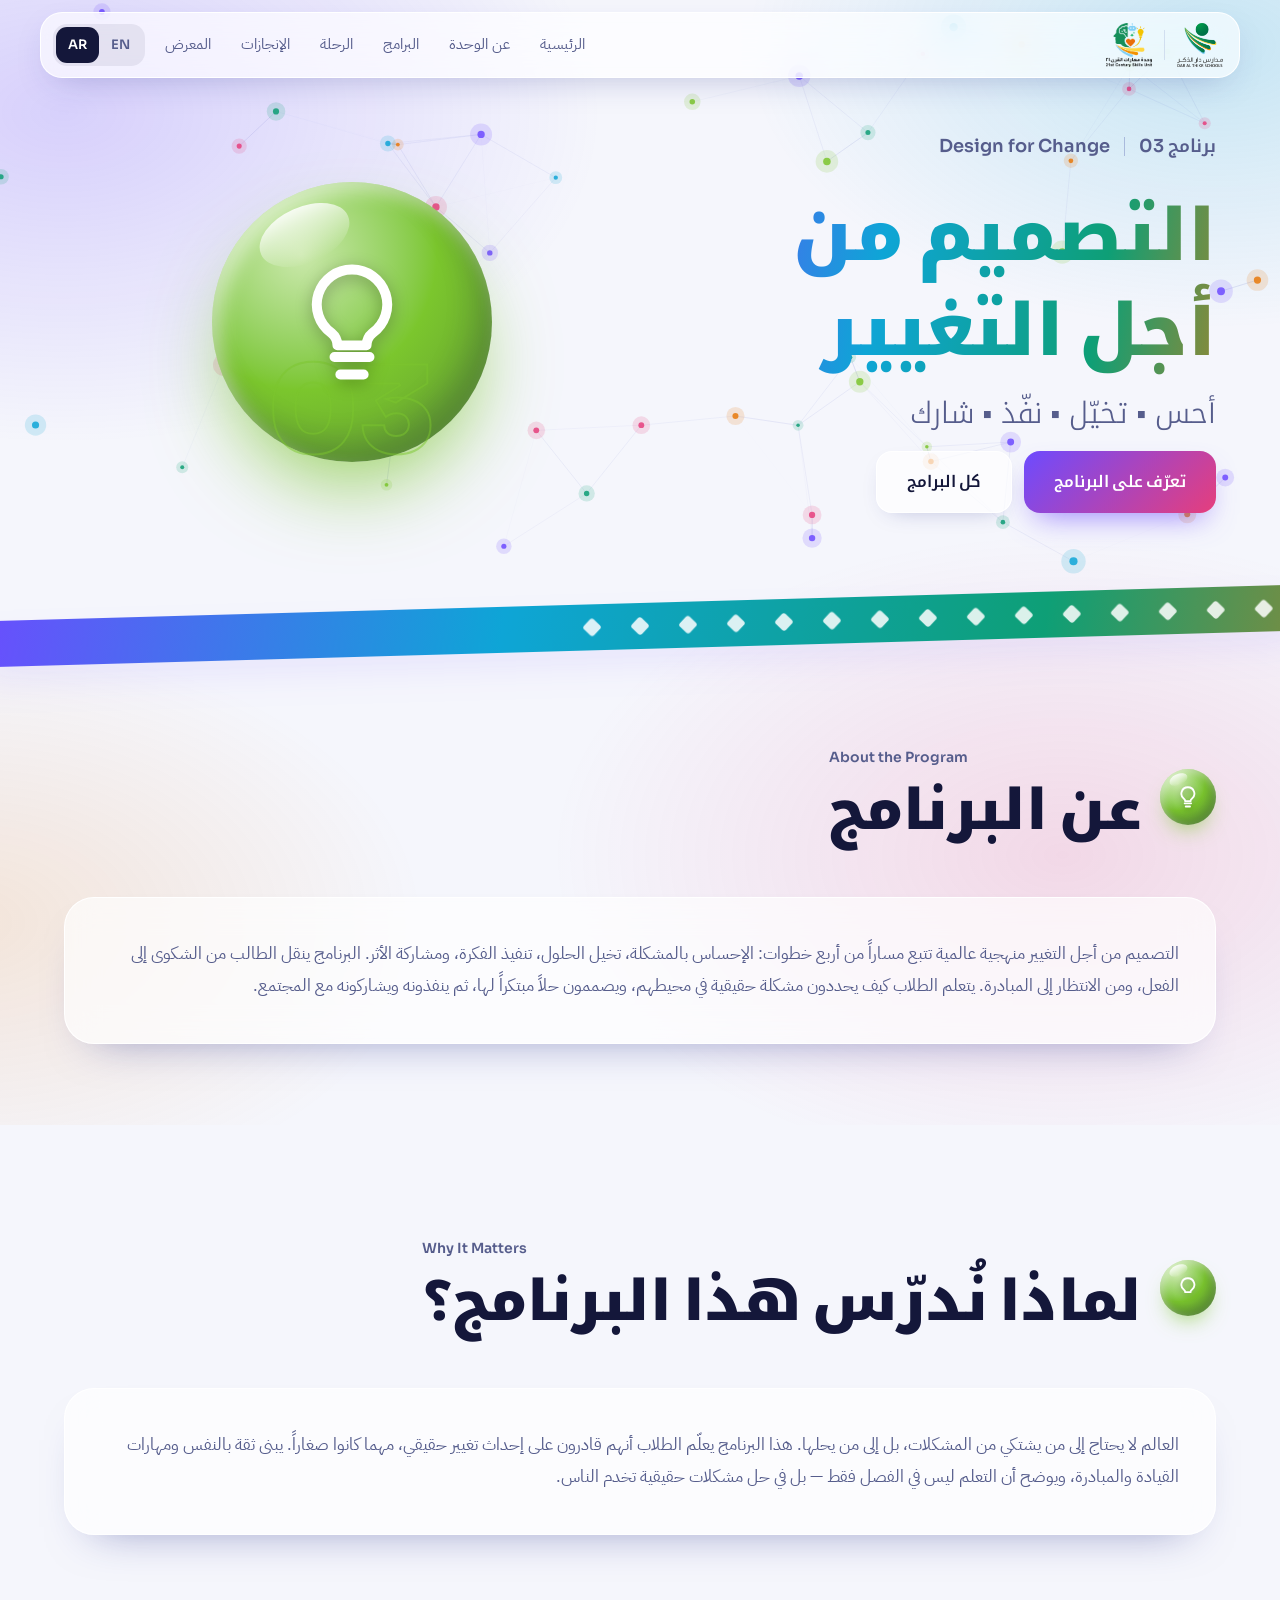
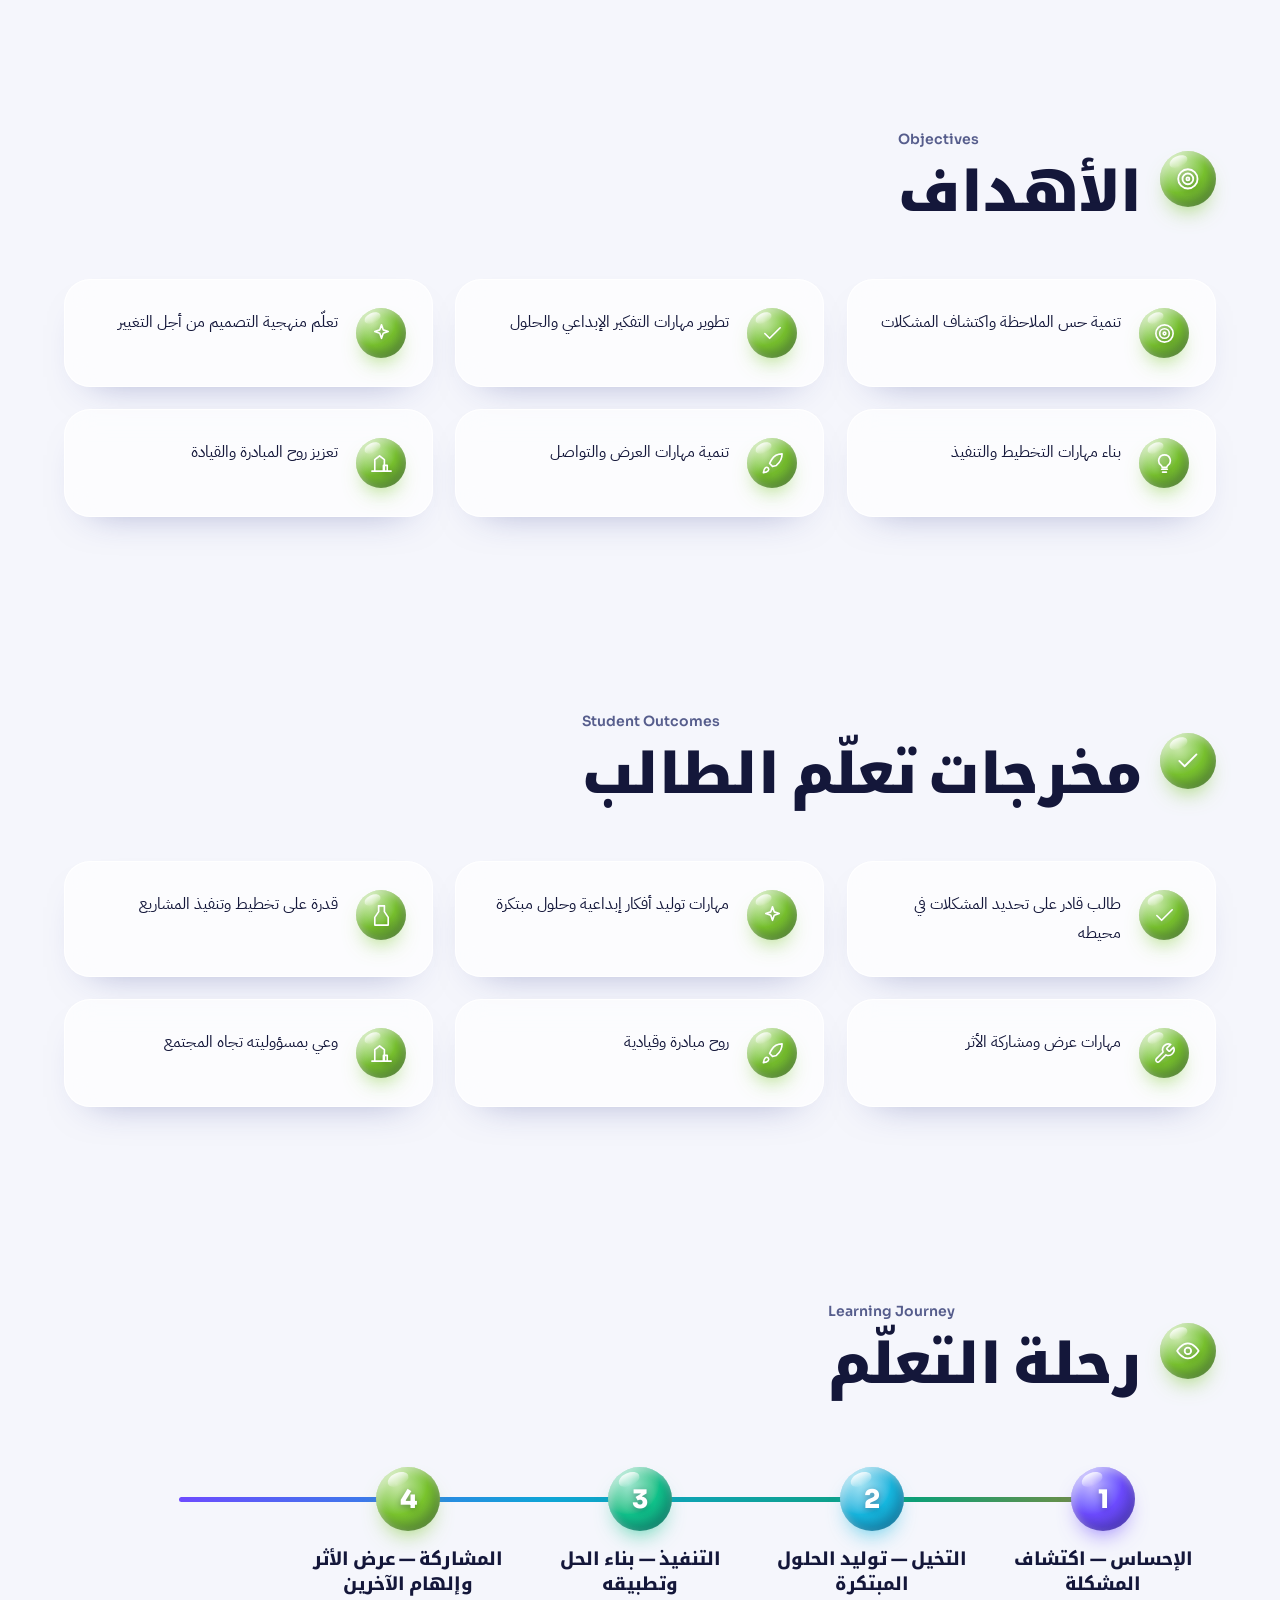
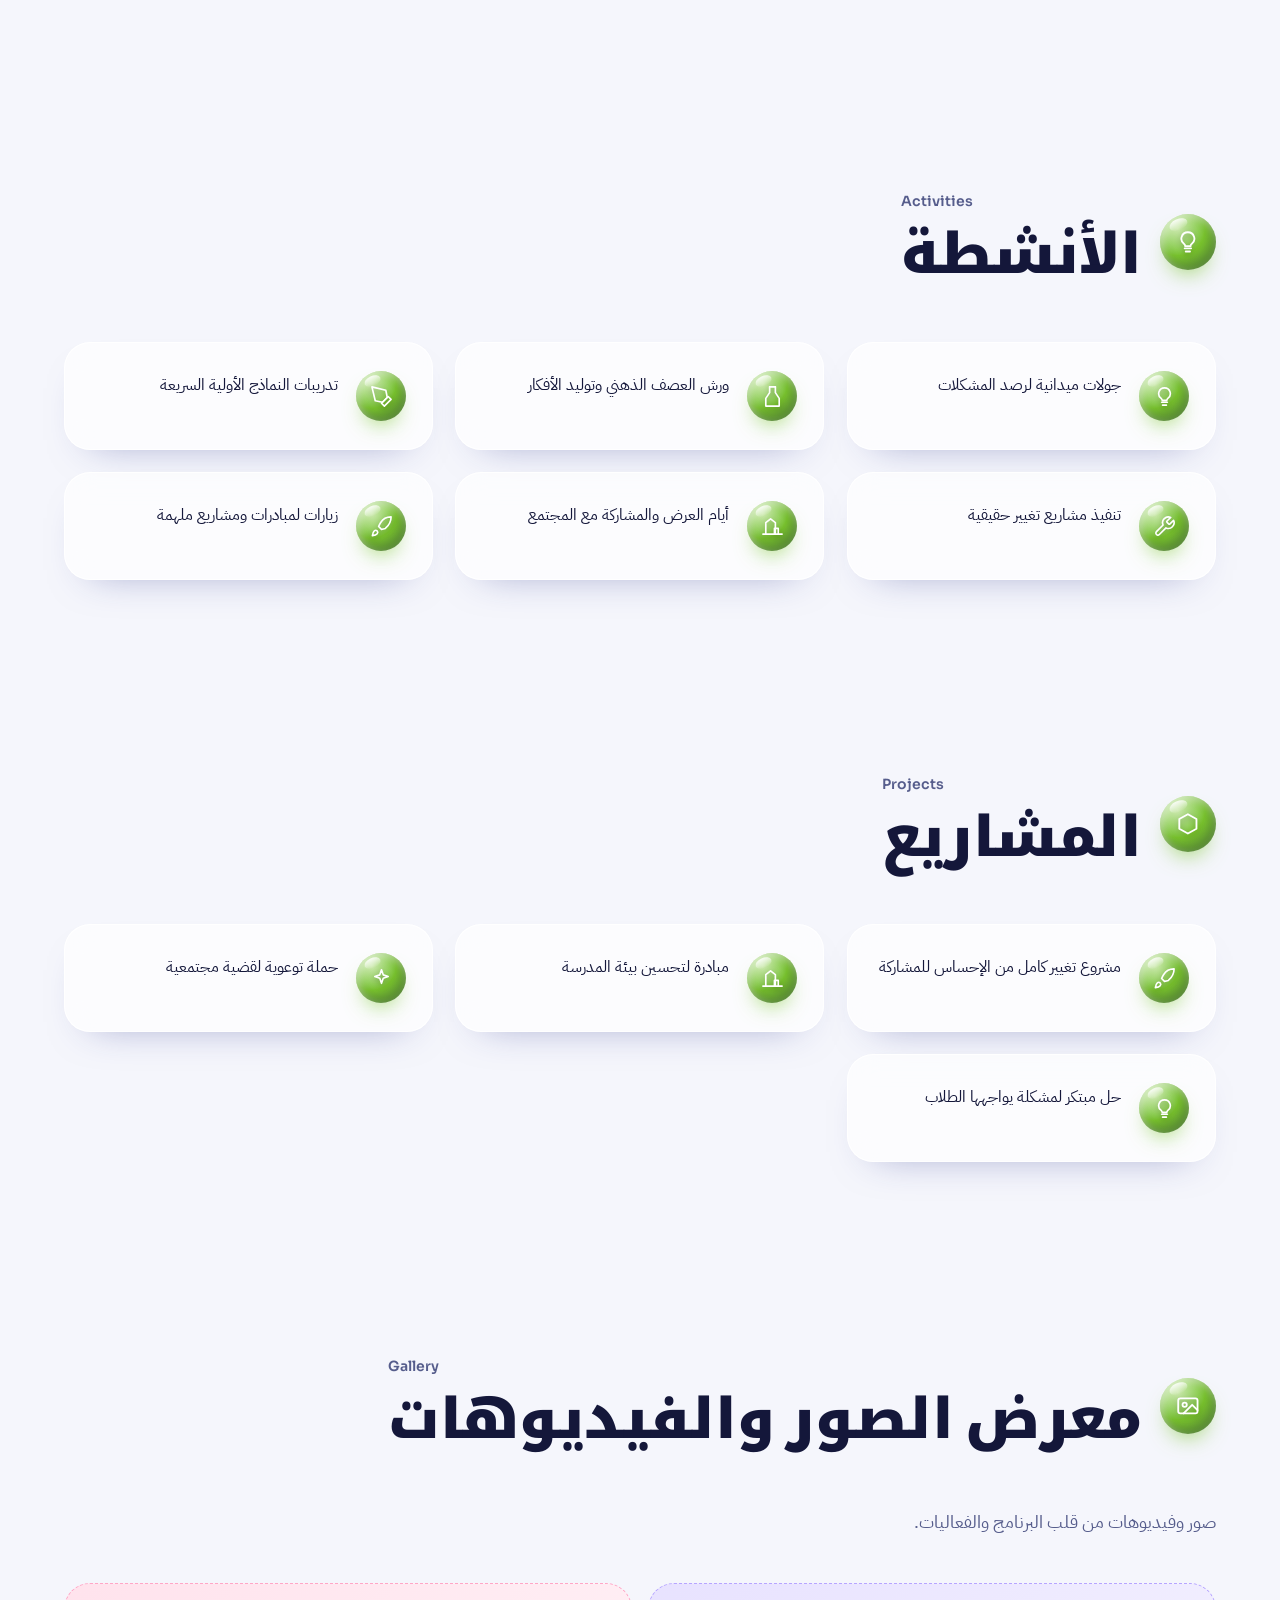
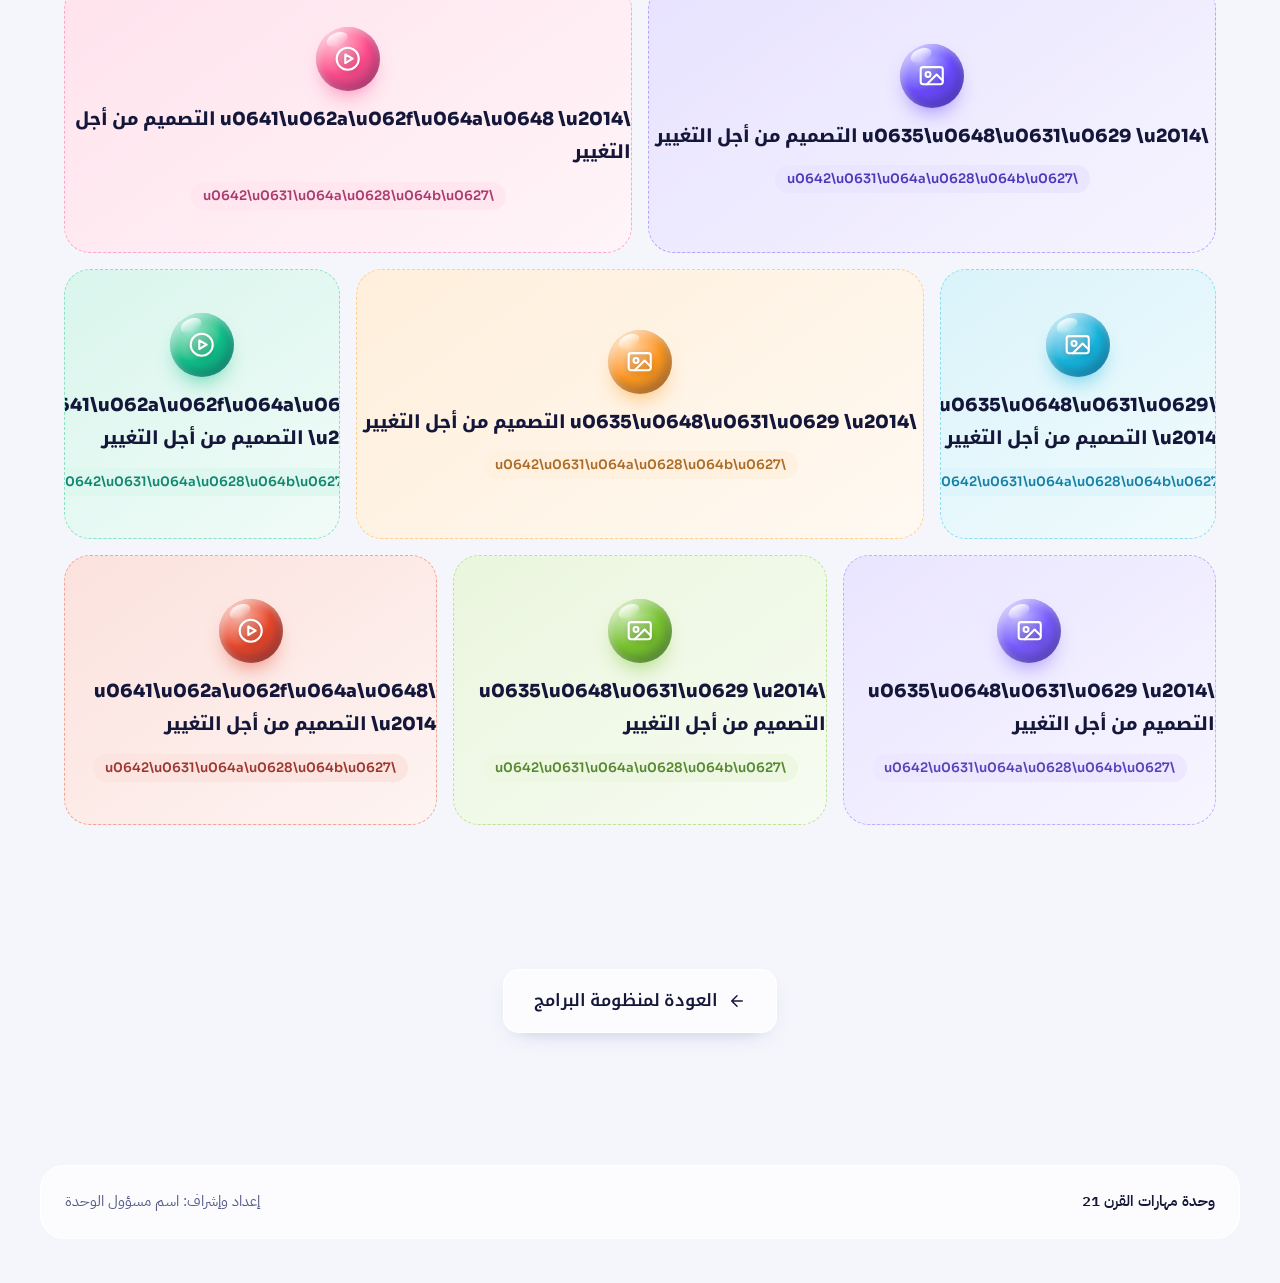
<file: programs/design-for-change.html>
<!DOCTYPE html>
<html lang="ar" dir="rtl">
<head>
<meta charset="UTF-8">
<meta name="viewport" content="width=device-width, initial-scale=1">
<title>التصميم من أجل التغيير | وحدة مهارات القرن 21</title>
<meta name="description" content="تمكين الطلاب من تحديد المشكلات الحقيقية من حولهم، وتصميم حلول مبتكرة قابلة للتطبيق تُحدث أثرًا إيجابيًا.">
<meta name="theme-color" content="#F5F6FC">
<link rel="preconnect" href="https://fonts.googleapis.com">
<link rel="preconnect" href="https://fonts.gstatic.com" crossorigin>
<link href="https://fonts.googleapis.com/css2?family=IBM+Plex+Sans+Arabic:wght@400;500;600&family=Noto+Kufi+Arabic:wght@300;600;900&family=Sora:wght@400;600;800&display=swap" rel="stylesheet">
<style>

  :root{
    --bg:#F5F6FC;--ink:#14173A;--muted:#565D8C;
    --glass:rgba(255,255,255,.66);--glass-edge:rgba(255,255,255,.95);
    --line:rgba(60,70,160,.14);
    --violet:#6D4BFF;--cyan:#0EA5D6;--green:#0E9F76;--orange:#E8790A;--pink:#E63E7C;
    --foil:linear-gradient(100deg,#6D4BFF 0%,#0EA5D6 20%,#0E9F76 40%,#E8790A 60%,#E63E7C 80%,#6D4BFF 100%);
    --display:'Sora','Noto Kufi Arabic','IBM Plex Sans Arabic',Tahoma,sans-serif;
    --body:'IBM Plex Sans Arabic','Sora',Tahoma,sans-serif;
    --wrap:1200px;--start:right;--flip:1;--fx:-1;
  }
  html[dir="ltr"]{--start:left;--flip:-1;--fx:1}
  *{box-sizing:border-box;margin:0;padding:0}
  html{scroll-behavior:smooth;scroll-padding-top:100px;overflow-x:clip}
  body{font-family:var(--body);background:var(--bg);color:var(--ink);line-height:1.85;font-size:17px;-webkit-font-smoothing:antialiased;overflow-x:clip}
  a{color:inherit;text-decoration:none}
  button{font:inherit;color:inherit;cursor:pointer}
  :focus-visible{outline:3px solid var(--violet);outline-offset:3px;border-radius:10px}
  .wrap{max-width:var(--wrap);margin-inline:auto;padding-inline:24px}
  .aurora{position:fixed;inset:-25%;z-index:-1;pointer-events:none;
    background:radial-gradient(40% 35% at 20% 25%,rgba(109,75,255,.22),transparent 70%),
      radial-gradient(35% 30% at 80% 20%,rgba(14,165,214,.20),transparent 70%),
      radial-gradient(38% 34% at 72% 80%,rgba(230,62,124,.16),transparent 70%),
      radial-gradient(34% 30% at 15% 85%,rgba(232,121,10,.14),transparent 70%);
    animation:drift 28s ease-in-out infinite alternate}
  @keyframes drift{to{transform:translate3d(4%,3%,0) rotate(6deg) scale(1.08)}}
  .nav{position:fixed;top:12px;left:50%;transform:translateX(-50%);z-index:60;
    width:min(1200px,calc(100% - 24px));height:66px;padding-inline:16px 12px;
    display:flex;align-items:center;justify-content:space-between;gap:12px;
    background:var(--glass);backdrop-filter:blur(18px) saturate(1.4);-webkit-backdrop-filter:blur(18px) saturate(1.4);
    border:1px solid var(--glass-edge);border-radius:22px;
    box-shadow:0 12px 36px -16px rgba(40,50,140,.35)}
  .logos{display:flex;align-items:center;gap:12px}
  .logos .sep{width:1px;height:30px;background:var(--line)}
  .logo{position:relative;display:inline-flex;align-items:center;justify-content:center;height:44px;min-width:44px}
  .logo img{height:44px;width:auto;display:block}
  .logo .ph{display:none;font-size:11.5px;line-height:1.3;color:var(--muted);text-align:center;
    border:1.5px dashed rgba(60,70,160,.35);border-radius:11px;padding:5px 10px;white-space:nowrap}
  .logo.missing img{display:none}
  .logo.missing .ph{display:block}
  .nav-right{display:flex;align-items:center;gap:6px}
  .nav-links{display:flex;align-items:center;gap:2px}
  .nav-links a{padding:8px 14px;border-radius:14px;font-size:15px;color:var(--muted);transition:background .2s,color .2s;white-space:nowrap}
  .nav-links a:hover{background:rgba(109,75,255,.09);color:var(--ink)}
  .lang{direction:ltr;display:inline-flex;align-items:center;padding:3px;border:0;border-radius:14px;
    background:rgba(20,23,58,.07);font-family:'Sora',sans-serif;font-weight:600;font-size:13px}
  .lang span{padding:6px 12px;border-radius:11px;color:var(--muted);transition:background .2s,color .2s}
  html[lang="ar"] .lang [data-l="ar"],html[lang="en"] .lang [data-l="en"]{background:var(--ink);color:#fff}
  .burger{display:none;width:44px;height:40px;border:0;border-radius:14px;background:rgba(20,23,58,.07);flex-direction:column;justify-content:center;align-items:center;gap:5px}
  .burger i{display:block;width:18px;height:2px;border-radius:2px;background:var(--ink);transition:transform .25s,opacity .2s}
  .burger[aria-expanded="true"] i:nth-child(1){transform:translateY(7px) rotate(45deg)}
  .burger[aria-expanded="true"] i:nth-child(2){opacity:0}
  .burger[aria-expanded="true"] i:nth-child(3){transform:translateY(-7px) rotate(-45deg)}
  .menu{position:fixed;top:86px;left:50%;transform:translateX(-50%);z-index:59;width:min(1200px,calc(100% - 24px));
    display:grid;gap:2px;padding:10px;border-radius:22px;
    background:rgba(255,255,255,.9);backdrop-filter:blur(18px);-webkit-backdrop-filter:blur(18px);
    border:1px solid var(--glass-edge);box-shadow:0 24px 50px -24px rgba(40,50,140,.5)}
  .menu[hidden]{display:none}
  .menu a{padding:14px 18px;border-radius:14px;font-family:var(--display);font-weight:600;font-size:16px}
  .menu a:hover{background:rgba(109,75,255,.09)}
  @media (min-width:981px){.menu{display:none!important}}
  .hero{position:relative;padding:130px 0 70px;overflow:hidden}
  #fx{position:absolute;inset:0;width:100%;height:100%;pointer-events:none}
  .hero-grid{position:relative;display:grid;grid-template-columns:1fr 1.05fr;gap:28px;align-items:center}
  .hero-text{position:relative;z-index:2}
  .hero h1{font-family:var(--display);font-weight:900;font-size:clamp(38px,5.6vw,78px);line-height:1.32;margin-bottom:12px;text-wrap:balance;
    background-image:var(--foil);background-size:200% 100%;background-repeat:repeat-x;
    -webkit-background-clip:text;background-clip:text;color:transparent;-webkit-text-fill-color:transparent;
    animation:foil 10s linear infinite,rise .9s cubic-bezier(.2,.8,.2,1) both}
  @keyframes foil{to{background-position:200% 0}}
  @keyframes rise{from{opacity:0;transform:translateY(26px);filter:blur(10px)}to{opacity:1;transform:none;filter:none}}
  .hero-sub{display:flex;flex-wrap:wrap;align-items:center;gap:8px 14px;margin-bottom:26px;font-family:var(--display);font-weight:600;color:var(--muted);font-size:clamp(14px,1.4vw,18px);animation:rise .9s .1s cubic-bezier(.2,.8,.2,1) both}
  .hero-sub .vbar{width:1.5px;height:1.1em;background:rgba(60,70,160,.3)}
  .duo{font-family:var(--display);line-height:1.6}
  .duo span{display:block}
  .duo .a{font-weight:300;color:var(--muted)}
  .duo .b{font-weight:900;color:var(--ink)}
  .hero .duo{font-size:clamp(20px,2.3vw,30px);margin-bottom:14px;animation:rise .9s .18s cubic-bezier(.2,.8,.2,1) both}
  .hero .lead{font-size:clamp(16px,1.5vw,19px);color:var(--muted);max-width:33em;margin-bottom:32px;animation:rise .9s .28s cubic-bezier(.2,.8,.2,1) both}
  .btns{display:flex;flex-wrap:wrap;gap:12px;animation:rise .9s .38s cubic-bezier(.2,.8,.2,1) both}
  .btn{display:inline-flex;align-items:center;gap:10px;font-family:var(--display);font-weight:600;font-size:16px;padding:15px 30px;border-radius:16px;transition:transform .2s,box-shadow .2s,background .2s}
  .btn.primary{color:#fff;background:linear-gradient(135deg,var(--violet),var(--pink));box-shadow:0 14px 30px -12px rgba(109,75,255,.7)}
  .btn.primary:hover{transform:translateY(-3px);box-shadow:0 20px 36px -12px rgba(230,62,124,.65)}
  .btn.ghost{background:var(--glass);border:1px solid var(--glass-edge);box-shadow:0 8px 24px -14px rgba(40,50,140,.4)}
  .btn.ghost:hover{background:#fff;transform:translateY(-3px)}
  .p-hero-orb{position:relative;z-index:2;display:grid;place-items:center;animation:rise .9s .2s cubic-bezier(.2,.8,.2,1) both}
  .p-hero-orb .ball{position:relative;display:grid;place-items:center;width:280px;height:280px;border-radius:50%;
    background:radial-gradient(circle at 32% 26%,color-mix(in srgb,var(--c) 40%,#fff) 0%,var(--c) 48%,color-mix(in srgb,var(--c) 72%,#14173A) 100%);
    box-shadow:0 40px 80px -20px color-mix(in srgb,var(--c) 75%,transparent),inset -14px -18px 30px rgba(20,23,58,.22),inset 8px 10px 18px rgba(255,255,255,.55)}
  .p-hero-orb .ball::after{content:"";position:absolute;top:9%;left:16%;width:34%;height:20%;border-radius:50%;background:linear-gradient(180deg,rgba(255,255,255,.85),rgba(255,255,255,0));transform:rotate(-24deg)}
  .p-hero-orb .ball svg{position:relative;z-index:1;width:50%;height:50%;stroke:#fff;fill:none;stroke-width:1.7;stroke-linecap:round;stroke-linejoin:round;filter:drop-shadow(0 4px 8px rgba(0,0,0,.28))}
  .p-hero-orb .pnum{position:absolute;bottom:-10px;font-family:var(--display);font-weight:900;font-size:120px;line-height:1;color:transparent;-webkit-text-stroke:2px color-mix(in srgb,var(--c) 50%,transparent);direction:ltr;pointer-events:none}
  .band{position:relative;z-index:3;transform:rotate(-1.6deg);margin:20px -3% 0;padding:16px 0;overflow:hidden;
    background:var(--foil);background-size:200% 100%;background-repeat:repeat-x;animation:foil 16s linear infinite;
    box-shadow:0 18px 40px -20px rgba(109,75,255,.6)}
  .track{display:flex;width:max-content;direction:ltr;animation:marq 42s linear infinite}
  .track span{display:inline-flex;align-items:center;gap:34px;padding-inline-end:34px;font-family:var(--display);font-weight:900;font-size:clamp(24px,3.4vw,44px);line-height:1.4;color:#fff;white-space:nowrap;direction:rtl}
  html[dir="ltr"] .track span{direction:ltr}
  .track span::after{content:"";width:14px;height:14px;background:rgba(255,255,255,.85);transform:rotate(45deg);border-radius:3px}
  @keyframes marq{to{transform:translateX(-50%)}}
  section{padding:96px 0}
  .sec-title{font-family:var(--display);font-weight:900;font-size:clamp(30px,4.4vw,56px);line-height:1.4;margin-bottom:14px;text-wrap:balance}
  .sec-sub{color:var(--muted);max-width:40em;font-size:clamp(16px,1.4vw,18.5px)}
  .sec-head{display:flex;align-items:center;gap:18px;margin-bottom:48px}
  .sec-head .gorb{--sz:56px;flex:none}
  .sec-head .sec-title{margin-bottom:0}
  .sec-head .en{font-family:var(--display);font-weight:600;font-size:14px;color:var(--muted);direction:ltr}
  .gorb{--sz:56px;position:relative;display:grid;place-items:center;width:var(--sz);height:var(--sz);border-radius:50%;flex:none;
    background:radial-gradient(circle at 32% 26%,color-mix(in srgb,var(--c) 40%,#fff) 0%,var(--c) 48%,color-mix(in srgb,var(--c) 72%,#14173A) 100%);
    box-shadow:0 12px 22px -10px color-mix(in srgb,var(--c) 75%,transparent),inset -5px -7px 12px rgba(20,23,58,.22),inset 3px 4px 8px rgba(255,255,255,.55)}
  .gorb::after{content:"";position:absolute;top:9%;left:16%;width:34%;height:20%;border-radius:50%;background:linear-gradient(180deg,rgba(255,255,255,.85),rgba(255,255,255,0));transform:rotate(-24deg)}
  .gorb svg{position:relative;z-index:1;width:46%;height:46%;stroke:#fff;fill:none;stroke-width:1.7;stroke-linecap:round;stroke-linejoin:round;filter:drop-shadow(0 2px 3px rgba(0,0,0,.28))}
  .gorb b{position:relative;z-index:1;font-family:var(--display);font-weight:900;font-size:calc(var(--sz) * .4);color:#fff;text-shadow:0 2px 6px rgba(20,23,58,.35);direction:ltr}
  .info-card{display:flex;flex-direction:column;gap:18px;padding:40px 36px;border-radius:30px;
    background:var(--glass);backdrop-filter:blur(16px);-webkit-backdrop-filter:blur(16px);
    border:1px solid var(--glass-edge);box-shadow:0 22px 46px -30px rgba(40,50,140,.55);
    --rx:0deg;--ry:0deg;--ty:0px;--mx:50%;--my:0%;
    transform:perspective(900px) rotateX(var(--rx)) rotateY(var(--ry)) translateY(var(--ty));
    transition:transform .25s ease-out,box-shadow .3s,border-color .3s;isolation:isolate;overflow:hidden}
  .info-card::before{content:"";position:absolute;inset:0;z-index:-1;opacity:0;transition:opacity .3s;
    background:radial-gradient(360px circle at var(--mx,50%) var(--my,0%),color-mix(in srgb,var(--c) 22%,transparent),transparent 70%)}
  @media(hover:hover){.info-card:hover{--ty:-8px;border-color:color-mix(in srgb,var(--c) 50%,#fff);box-shadow:0 34px 60px -28px var(--c)}.info-card:hover::before{opacity:1}}
  .info-card .gorb{--sz:72px}
  .info-card h3{font-family:var(--display);font-weight:900;font-size:clamp(22px,2.2vw,29px);line-height:1.45}
  .info-card p{color:var(--muted);font-size:17px;line-height:1.9}
  .list-grid{display:grid;grid-template-columns:repeat(auto-fit,minmax(300px,1fr));gap:22px;margin-top:48px}
  .lcard{position:relative;display:flex;gap:18px;align-items:flex-start;padding:28px 26px;border-radius:26px;
    background:var(--glass);backdrop-filter:blur(14px);-webkit-backdrop-filter:blur(14px);
    border:1px solid var(--glass-edge);box-shadow:0 18px 40px -28px rgba(40,50,140,.5);
    --rx:0deg;--ry:0deg;--ty:0px;--mx:50%;--my:0%;
    transform:perspective(900px) rotateX(var(--rx)) rotateY(var(--ry)) translateY(var(--ty));
    transition:transform .25s ease-out,box-shadow .3s,border-color .3s;isolation:isolate;overflow:hidden}
  .lcard::before{content:"";position:absolute;inset:0;z-index:-1;opacity:0;transition:opacity .3s;
    background:radial-gradient(280px circle at var(--mx,50%) var(--my,0%),color-mix(in srgb,var(--c) 20%,transparent),transparent 70%)}
  @media(hover:hover){.lcard:hover{--ty:-6px;border-color:color-mix(in srgb,var(--c) 50%,#fff);box-shadow:0 26px 44px -26px var(--c)}.lcard:hover::before{opacity:1}}
  .lcard .gorb{--sz:50px}
  .lcard p{font-size:16px;line-height:1.8;color:var(--ink)}
  .journey{position:relative;list-style:none;display:grid;grid-template-columns:repeat(5,1fr);gap:6px;margin-top:64px}
  .journey::before{content:"";position:absolute;top:30px;inset-inline:calc(100% / 10);height:5px;border-radius:5px;
    background:var(--foil);background-size:200% 100%;background-repeat:repeat-x;
    transform:scaleX(0);transform-origin:var(--start) center;transition:transform 1.6s cubic-bezier(.6,0,.2,1)}
  .journey.on::before{transform:scaleX(1);animation:foil 12s linear infinite}
  .step{position:relative;display:flex;flex-direction:column;align-items:center;gap:16px;text-align:center}
  .step .gorb{--sz:64px;transform:scale(.3);opacity:0;transition:transform .7s cubic-bezier(.2,1.5,.4,1),opacity .4s;transition-delay:calc(var(--i) * .18s + .25s)}
  .step .s-label{font-family:var(--display);font-weight:800;font-size:clamp(14px,1.4vw,18px);line-height:1.4;opacity:0;transition:opacity .5s;transition-delay:calc(var(--i) * .18s + .45s)}
  .journey.on .gorb{transform:none;opacity:1}
  .journey.on .s-label{opacity:1}
  .bento{display:grid;grid-template-columns:repeat(12,1fr);grid-auto-rows:270px;gap:16px;margin-top:44px}
  .b-tile{position:relative;grid-column:span var(--span);display:flex;flex-direction:column;align-items:center;justify-content:center;gap:12px;
    padding:0;border:0;border-radius:26px;overflow:hidden;background:#e6e8f7;box-shadow:0 18px 38px -24px rgba(40,50,140,.6);font-family:var(--display)}
  .b-tile.ph{background:linear-gradient(145deg,color-mix(in srgb,var(--c) 16%,#fff),color-mix(in srgb,var(--c) 6%,#fff));border:1px dashed color-mix(in srgb,var(--c) 50%,#fff);box-shadow:none}
  .b-tile.ph b{font-weight:800;font-size:18px}
  .b-tile.ph .soon{font-size:13px;font-weight:600;color:color-mix(in srgb,var(--c) 65%,#14173A);background:color-mix(in srgb,var(--c) 14%,#fff);padding:2px 12px;border-radius:999px}
  .b-tile img{position:absolute;inset:0;width:100%;height:100%;object-fit:cover;transition:transform .7s}
  button.b-tile:hover img{transform:scale(1.06)}
  .b-tile .cap{position:absolute;inset-inline:0;bottom:0;padding:44px 18px 16px;color:#fff;font-weight:600;font-size:15px;text-align:start;background:linear-gradient(180deg,transparent,rgba(20,23,58,.82))}
  .b-tile .play{position:absolute;top:50%;left:50%;translate:-50% -50%;width:66px;height:66px;display:grid;place-items:center;border-radius:50%;background:rgba(255,255,255,.88);box-shadow:0 12px 28px -10px rgba(20,23,58,.6)}
  .b-tile .play svg{width:34px;height:34px;stroke:var(--ink);fill:none;stroke-width:1.8;stroke-linecap:round;stroke-linejoin:round}
  button.b-tile{cursor:zoom-in}
  .lightbox{position:fixed;inset:0;z-index:100;display:flex;align-items:center;justify-content:center;padding:24px;background:rgba(245,246,252,.9);backdrop-filter:blur(14px);-webkit-backdrop-filter:blur(14px)}
  .lightbox[hidden]{display:none}
  .lightbox figure{max-width:min(1100px,92vw);text-align:center}
  .lightbox img{max-width:100%;max-height:78vh;border-radius:22px;box-shadow:0 30px 70px -30px rgba(20,23,58,.6)}
  .lightbox video{max-width:100%;max-height:78vh;border-radius:22px;background:#000;box-shadow:0 30px 70px -30px rgba(20,23,58,.6)}
  .lightbox iframe{border:0;border-radius:22px;box-shadow:0 30px 70px -30px rgba(20,23,58,.6)}
  .lightbox figcaption{margin-top:14px;font-weight:600}
  .lightbox .x{position:absolute;top:18px;inset-inline-end:18px;width:46px;height:46px;border-radius:50%;border:0;background:var(--ink);color:#fff;font-size:22px;line-height:1}
  .back-section{padding:48px 0 96px;text-align:center}
  .back-section .btn{font-size:17px}
  footer{padding:36px 0 44px;color:var(--muted);font-size:15px}
  footer .wrap{display:flex;flex-wrap:wrap;justify-content:space-between;align-items:center;gap:16px;padding-block:22px;border-radius:24px;background:var(--glass);border:1px solid var(--glass-edge)}
  footer b{color:var(--ink);font-weight:600}
  @media(max-width:1080px){.nav-links a{padding:8px 10px;font-size:14px}}
  @media(max-width:980px){
    .hero{padding-top:110px}
    .hero-grid{grid-template-columns:1fr;gap:10px}
    .hero-text{text-align:center}
    .hero-sub{justify-content:center}
    .hero .lead{margin-inline:auto}
    .btns{justify-content:center}
    .p-hero-orb{order:-1}
    .p-hero-orb .ball{width:200px;height:200px}
    .p-hero-orb .pnum{font-size:80px}
    .nav-links{display:none}
    .burger{display:inline-flex}
    .journey{grid-template-columns:1fr;gap:26px;margin-top:44px}
    .journey::before{top:32px;bottom:32px;height:auto;width:5px;inset-inline:auto;inset-inline-start:30px;transform:scaleY(0);transform-origin:center top}
    .journey.on::before{transform:scaleY(1)}
    .step{flex-direction:row;text-align:start;gap:20px}
  }
  @media(max-width:620px){
    body{font-size:16px}
    section{padding:64px 0}
    .list-grid{grid-template-columns:1fr}
    .logo,.logo img{height:38px}
    .nav{height:60px}
    .band{padding:12px 0}
    .bento{grid-auto-rows:230px}
    .b-tile{grid-column:span 12}
  }
  @media(prefers-reduced-motion:reduce){
    html{scroll-behavior:auto}
    *,*::before,*::after{animation:none!important;transition:none!important}
    .journey::before{transform:none}
    .step .gorb,.step .s-label{opacity:1;transform:none}
  }

</style>
</head>
<body>
<div class="aurora" aria-hidden="true"></div>

<!-- Nav -->
<header class="nav">
  <div class="logos">
    <a href="../index.html" class="logo"><img src="../assets/school-logo.png" alt="School logo" onerror="this.parentNode.classList.add('missing')"><span class="ph">School<br>Logo</span></a>
    <span class="sep" aria-hidden="true"></span>
    <a href="../index.html" class="logo"><img src="../assets/unit-logo.png" alt="Unit logo" onerror="this.parentNode.classList.add('missing')"><span class="ph">Unit<br>Logo</span></a>
  </div>
  <div class="nav-right">
    <nav class="nav-links" aria-label="Main">
      <a href="../index.html" data-t="nav.home"></a>
      <a href="../index.html#about" data-t="nav.about"></a>
      <a href="../index.html#programs" data-t="nav.programs"></a>
      <a href="../index.html#journey" data-t="nav.journey"></a>
      <a href="../index.html#achievements" data-t="nav.achievements"></a>
      <a href="../index.html#gallery" data-t="nav.gallery"></a>
    </nav>
    <button class="lang" id="langBtn" type="button" aria-label="Change language / تغيير اللغة"><span data-l="ar">AR</span><span data-l="en">EN</span></button>
    <button class="burger" id="burger" type="button" aria-expanded="false" aria-controls="menu" aria-label="Menu"><i></i><i></i><i></i></button>
  </div>
</header>

<!-- Mobile menu -->
<nav class="menu" id="menu" aria-label="Menu" hidden>
  <a href="../index.html" data-t="nav.home"></a>
  <a href="../index.html#about" data-t="nav.about"></a>
  <a href="../index.html#programs" data-t="nav.programs"></a>
  <a href="../index.html#journey" data-t="nav.journey"></a>
  <a href="../index.html#achievements" data-t="nav.achievements"></a>
  <a href="../index.html#gallery" data-t="nav.gallery"></a>
</nav>

<main>
<!-- Hero -->
<section class="hero" id="top">
  <canvas id="fx" aria-hidden="true"></canvas>
  <div class="wrap hero-grid">
    <div class="hero-text">
      <p class="hero-sub"><span data-t="hero.num"></span><i class="vbar" aria-hidden="true"></i><span data-t="hero.altName" data-alt-lang></span></p>
      <h1 data-t="hero.name"></h1>
      <p class="duo"><span class="a" data-t="hero.tagline"></span></p>
      <div class="btns">
        <a class="btn primary" href="#about" data-t="hero.cta1"></a>
        <a class="btn ghost" href="../index.html#programs" data-t="hero.cta2"></a>
      </div>
    </div>
    <div class="p-hero-orb" style="--c:#7BC62D">
      <div class="ball">
        <svg viewBox="0 0 24 24" aria-hidden="true"><path d="M9 18h6M10 21h4M12 3a6 6 0 0 0-3.5 10.9c.6.5 1 1.2 1 2.1h5c0-.9.4-1.6 1-2.1A6 6 0 0 0 12 3z"/></svg>
        <span class="pnum">03</span>
      </div>
    </div>
  </div>
</section>

<!-- Skills band -->
<div class="band" aria-hidden="true"><div class="track" id="track"></div></div>

<!-- About -->
<section id="about">
  <div class="wrap">
    <div class="sec-head">
      <span class="gorb" style="--c:#7BC62D"><svg viewBox="0 0 24 24" aria-hidden="true"><path d="M9 18h6M10 21h4M12 3a6 6 0 0 0-3.5 10.9c.6.5 1 1.2 1 2.1h5c0-.9.4-1.6 1-2.1A6 6 0 0 0 12 3z"/></svg></span>
      <div><div class="en" data-t="about.en"></div><h2 class="sec-title" data-t="about.title"></h2></div>
    </div>
    <div class="info-card" style="--c:#7BC62D">
      <p data-t="about.desc"></p>
    </div>
  </div>
</section>

<!-- Why -->
<section id="why">
  <div class="wrap">
    <div class="sec-head">
      <span class="gorb" style="--c:#7BC62D"><svg viewBox="0 0 24 24" aria-hidden="true"><path d="M12 3a6 6 0 0 0-3.5 10.9c.6.5 1 1.2 1 2.1h5c0-.9.4-1.6 1-2.1A6 6 0 0 0 12 3z"/></svg></span>
      <div><div class="en" data-t="why.en"></div><h2 class="sec-title" data-t="why.title"></h2></div>
    </div>
    <div class="info-card" style="--c:#7BC62D">
      <p data-t="why.desc"></p>
    </div>
  </div>
</section>

<!-- Objectives -->
<section id="objectives">
  <div class="wrap">
    <div class="sec-head">
      <span class="gorb" style="--c:#7BC62D"><svg viewBox="0 0 24 24" aria-hidden="true"><circle cx="12" cy="12" r="9"/><circle cx="12" cy="12" r="5"/><circle cx="12" cy="12" r="1.4"/></svg></span>
      <div><div class="en" data-t="objectives.en"></div><h2 class="sec-title" data-t="objectives.title"></h2></div>
    </div>
    <div class="list-grid" id="objGrid"></div>
  </div>
</section>

<!-- Outcomes -->
<section id="outcomes">
  <div class="wrap">
    <div class="sec-head">
      <span class="gorb" style="--c:#7BC62D"><svg viewBox="0 0 24 24" aria-hidden="true"><path d="M20 6L9 17l-5-5"/></svg></span>
      <div><div class="en" data-t="outcomes.en"></div><h2 class="sec-title" data-t="outcomes.title"></h2></div>
    </div>
    <div class="list-grid" id="outGrid"></div>
  </div>
</section>

<!-- Learning Journey -->
<section id="journey">
  <div class="wrap">
    <div class="sec-head">
      <span class="gorb" style="--c:#7BC62D"><svg viewBox="0 0 24 24" aria-hidden="true"><path d="M2 12s4-7 10-7 10 7 10 7-4 7-10 7S2 12 2 12z"/><circle cx="12" cy="12" r="3"/></svg></span>
      <div><div class="en" data-t="journey.en"></div><h2 class="sec-title" data-t="journey.title"></h2></div>
    </div>
    <ol class="journey" id="journeyList"></ol>
  </div>
</section>

<!-- Activities -->
<section id="activities">
  <div class="wrap">
    <div class="sec-head">
      <span class="gorb" style="--c:#7BC62D"><svg viewBox="0 0 24 24" aria-hidden="true"><path d="M9 18h6M10 21h4M12 3a6 6 0 0 0-3.5 10.9c.6.5 1 1.2 1 2.1h5c0-.9.4-1.6 1-2.1A6 6 0 0 0 12 3z"/></svg></span>
      <div><div class="en" data-t="activities.en"></div><h2 class="sec-title" data-t="activities.title"></h2></div>
    </div>
    <div class="list-grid" id="actGrid"></div>
  </div>
</section>

<!-- Projects -->
<section id="projects">
  <div class="wrap">
    <div class="sec-head">
      <span class="gorb" style="--c:#7BC62D"><svg viewBox="0 0 24 24" aria-hidden="true"><path d="M12 3l8 4.5v9L12 21l-8-4.5v-9z"/></svg></span>
      <div><div class="en" data-t="projects.en"></div><h2 class="sec-title" data-t="projects.title"></h2></div>
    </div>
    <div class="list-grid" id="projGrid"></div>
  </div>
</section>

<!-- Gallery -->
<section id="gallery">
  <div class="wrap">
    <div class="sec-head">
      <span class="gorb" style="--c:#7BC62D"><svg viewBox="0 0 24 24" aria-hidden="true"><rect x="3" y="5" width="18" height="14" rx="2"/><circle cx="9" cy="11" r="2"/><path d="M21 16l-5-5-8 8"/></svg></span>
      <div><div class="en" data-t="gallery.en"></div><h2 class="sec-title" data-t="gallery.title"></h2></div>
    </div>
    <p class="sec-sub" data-t="gallery.sub"></p>
    <div class="bento" id="bento"></div>
  </div>
</section>

<!-- Back -->
<section class="back-section">
  <div class="wrap">
    <a class="btn ghost" href="../index.html#programs">
      <svg viewBox="0 0 24 24" width="18" height="18" fill="none" stroke="currentColor" stroke-width="2" stroke-linecap="round" stroke-linejoin="round" style="transform:scaleX(var(--flip))"><path d="M19 12H5M12 19l-7-7 7-7"/></svg>
      <span data-t="back"></span>
    </a>
  </div>
</section>

<!-- Lightbox -->
<div class="lightbox" id="mediaBox" hidden><button class="x" aria-label="إغلاق">×</button><figure id="mediaFig"></figure></div>
</main>

<footer>
  <div class="wrap">
    <div><b data-t="footer.name"></b></div>
    <div data-t="footer.by"></div>
  </div>
</footer>

<script>

const I18N = {"ar": {"meta": {"title": "التصميم من أجل التغيير | وحدة مهارات القرن 21", "description": "تمكين الطلاب من تحديد المشكلات الحقيقية من حولهم، وتصميم حلول مبتكرة قابلة للتطبيق تُحدث أثرًا إيجابيًا."}, "nav": {"home": "الرئيسية", "about": "عن الوحدة", "why": "لماذا الوحدة؟", "programs": "البرامج", "journey": "الرحلة", "achievements": "الإنجازات", "gallery": "المعرض"}, "hero": {"name": "التصميم من أجل التغيير", "altName": "Design for Change", "num": "برنامج 03", "tagline": "أحس • تخيّل • نفّذ • شارك", "cta1": "تعرّف على البرنامج", "cta2": "كل البرامج"}, "about": {"title": "عن البرنامج", "en": "About the Program", "desc": "التصميم من أجل التغيير منهجية عالمية تتبع مساراً من أربع خطوات: الإحساس بالمشكلة، تخيل الحلول، تنفيذ الفكرة، ومشاركة الأثر. البرنامج ينقل الطالب من الشكوى إلى الفعل، ومن الانتظار إلى المبادرة. يتعلم الطلاب كيف يحددون مشكلة حقيقية في محيطهم، ويصممون حلاً مبتكراً لها، ثم ينفذونه ويشاركونه مع المجتمع."}, "why": {"title": "لماذا نُدرّس هذا البرنامج؟", "en": "Why It Matters", "desc": "العالم لا يحتاج إلى من يشتكي من المشكلات، بل إلى من يحلها. هذا البرنامج يعلّم الطلاب أنهم قادرون على إحداث تغيير حقيقي، مهما كانوا صغاراً. يبنى ثقة بالنفس ومهارات القيادة والمبادرة، ويوضح أن التعلم ليس في الفصل فقط — بل في حل مشكلات حقيقية تخدم الناس."}, "objectives": {"title": "الأهداف", "en": "Objectives", "items": ["تنمية حس الملاحظة واكتشاف المشكلات", "تطوير مهارات التفكير الإبداعي والحلول", "تعلّم منهجية التصميم من أجل التغيير", "بناء مهارات التخطيط والتنفيذ", "تنمية مهارات العرض والتواصل", "تعزيز روح المبادرة والقيادة"]}, "outcomes": {"title": "مخرجات تعلّم الطالب", "en": "Student Outcomes", "items": ["طالب قادر على تحديد المشكلات في محيطه", "مهارات توليد أفكار إبداعية وحلول مبتكرة", "قدرة على تخطيط وتنفيذ المشاريع", "مهارات عرض ومشاركة الأثر", "روح مبادرة وقيادية", "وعي بمسؤوليته تجاه المجتمع"]}, "journey": {"title": "رحلة التعلّم", "en": "Learning Journey", "steps": ["الإحساس — اكتشاف المشكلة", "التخيل — توليد الحلول المبتكرة", "التنفيذ — بناء الحل وتطبيقه", "المشاركة — عرض الأثر وإلهام الآخرين"]}, "activities": {"title": "الأنشطة", "en": "Activities", "items": ["جولات ميدانية لرصد المشكلات", "ورش العصف الذهني وتوليد الأفكار", "تدريبات النماذج الأولية السريعة", "تنفيذ مشاريع تغيير حقيقية", "أيام العرض والمشاركة مع المجتمع", "زيارات لمبادرات ومشاريع ملهمة"]}, "projects": {"title": "المشاريع", "en": "Projects", "items": ["مشروع تغيير كامل من الإحساس للمشاركة", "مبادرة لتحسين بيئة المدرسة", "حملة توعوية لقضية مجتمعية", "حل مبتكر لمشكلة يواجهها الطلاب"]}, "gallery": {"title": "معرض الصور والفيديوهات", "en": "Gallery", "sub": "صور وفيديوهات من قلب البرنامج والفعاليات."}, "back": "العودة لمنظومة البرامج", "footer": {"name": "وحدة مهارات القرن 21", "by": "إعداد وإشراف: اسم مسؤول الوحدة"}, "band": ["التفكير الناقد", "الإبداع", "التعاون", "التواصل", "حل المشكلات", "الابتكار", "ريادة الأعمال", "القيادة"]}, "en": {"meta": {"title": "Design for Change | 21st Century Skills Unit", "description": "Empowering students to identify real problems around them and design innovative, feasible solutions that make a positive impact."}, "nav": {"home": "Home", "about": "About", "why": "Why?", "programs": "Programs", "journey": "Journey", "achievements": "Achievements", "gallery": "Gallery"}, "hero": {"name": "Design for Change", "altName": "التصميم من أجل التغيير", "num": "Program 03", "tagline": "Feel • Imagine • Do • Share", "cta1": "Learn More", "cta2": "All Programs"}, "about": {"title": "About the Program", "en": "About the Program", "desc": "Design for Change is a global methodology that follows a four-step path: Feel the problem, Imagine solutions, Do the idea, and Share the impact. The program moves students from complaining to acting, from waiting to initiating. Students learn how to identify a real problem in their environment, design an innovative solution, then implement and share it with the community."}, "why": {"title": "Why We Teach This Program", "en": "Why It Matters", "desc": "The world doesn't need people who complain about problems, but people who solve them. This program teaches students that they are capable of making real change, no matter how young they are. It builds self-confidence, leadership skills, and initiative, and shows that learning isn't just in the classroom — but in solving real problems that serve people."}, "objectives": {"title": "Objectives", "en": "Objectives", "items": ["Developing observation skills and problem discovery", "Developing creative thinking and solution skills", "Learning the Design for Change methodology", "Building planning and execution skills", "Developing presentation and communication skills", "Enhancing initiative and leadership spirit"]}, "outcomes": {"title": "Student Outcomes", "en": "Student Outcomes", "items": ["A student able to identify problems in their environment", "Skills in generating creative ideas and innovative solutions", "Ability to plan and execute projects", "Presentation and impact-sharing skills", "Initiative and leadership spirit", "Awareness of their responsibility toward society"]}, "journey": {"title": "Learning Journey", "en": "Learning Journey", "steps": ["Feel — discovering the problem", "Imagine — generating innovative solutions", "Do — building and applying the solution", "Share — presenting the impact and inspiring others"]}, "activities": {"title": "Activities", "en": "Activities", "items": ["Field tours to observe problems", "Brainstorming workshops and idea generation", "Rapid prototyping exercises", "Implementing real change projects", "Community showcase and sharing days", "Visits to inspiring initiatives and projects"]}, "projects": {"title": "Projects", "en": "Projects", "items": ["A complete change project from Feel to Share", "An initiative to improve the school environment", "An awareness campaign for a social issue", "An innovative solution to a problem students face"]}, "gallery": {"title": "Gallery", "en": "Gallery", "sub": "Photos and videos from the heart of the program and events."}, "back": "Back to Programs", "footer": {"name": "21st Century Skills Unit", "by": "Prepared and supervised by: Unit Lead Name"}, "band": ["Critical Thinking", "Creativity", "Collaboration", "Communication", "Problem Solving", "Innovation", "Entrepreneurship", "Leadership"]}};
const PROGRAM_COLOR = "#7BC62D";
const OBJ_ICONS = ["<circle cx=\"12\" cy=\"12\" r=\"9\"/><circle cx=\"12\" cy=\"12\" r=\"5\"/><circle cx=\"12\" cy=\"12\" r=\"1.4\"/>", "<path d=\"M20 6L9 17l-5-5\"/>", "<path d=\"M12 3l1.8 5.2L19 10l-5.2 1.8L12 17l-1.8-5.2L5 10l5.2-1.8z\"/>", "<path d=\"M9 18h6M10 21h4M12 3a6 6 0 0 0-3.5 10.9c.6.5 1 1.2 1 2.1h5c0-.9.4-1.6 1-2.1A6 6 0 0 0 12 3z\"/>", "<path d=\"M4.5 16.5c-1.5 1.26-2 5-2 5s3.74-.5 5-2c.71-.84.7-2.13-.09-2.91a2.18 2.18 0 0 0-2.91 0z\"/><path d=\"M12 15l-3-3a22 22 0 0 1 2-3.95A12.88 12.88 0 0 1 22 2c0 2.72-.78 7.5-6 12a22.35 22.35 0 0 1-4 1z\"/>", "<path d=\"M2 20h20M5 20V8l5-4 5 4v12M14 20v-6h4v6\"/>"];
const OUT_ICONS = ["<path d=\"M20 6L9 17l-5-5\"/>", "<path d=\"M12 3l1.8 5.2L19 10l-5.2 1.8L12 17l-1.8-5.2L5 10l5.2-1.8z\"/>", "<path d=\"M9 2v6l-4 6v8h14v-8l-4-6V2\"/><path d=\"M9 2h6\"/>", "<path d=\"M14.7 6.3a1 1 0 0 0 0 1.4l1.6 1.6a1 1 0 0 0 1.4 0l3.77-3.77a6 6 0 0 1-7.94 7.94l-6.91 6.91a2.12 2.12 0 0 1-3-3l6.91-6.91a6 6 0 0 1 7.94-7.94l-3.76 3.76z\"/>", "<path d=\"M4.5 16.5c-1.5 1.26-2 5-2 5s3.74-.5 5-2c.71-.84.7-2.13-.09-2.91a2.18 2.18 0 0 0-2.91 0z\"/><path d=\"M12 15l-3-3a22 22 0 0 1 2-3.95A12.88 12.88 0 0 1 22 2c0 2.72-.78 7.5-6 12a22.35 22.35 0 0 1-4 1z\"/>", "<path d=\"M2 20h20M5 20V8l5-4 5 4v12M14 20v-6h4v6\"/>"];
const ACT_ICONS = ["<path d=\"M9 18h6M10 21h4M12 3a6 6 0 0 0-3.5 10.9c.6.5 1 1.2 1 2.1h5c0-.9.4-1.6 1-2.1A6 6 0 0 0 12 3z\"/>", "<path d=\"M9 2v6l-4 6v8h14v-8l-4-6V2\"/><path d=\"M9 2h6\"/>", "<path d=\"M12 19l7-7 3 3-7 7-3-3z\"/><path d=\"M18 13l-1.5-7.5L2 2l3.5 14.5L13 18l5-5z\"/>", "<path d=\"M14.7 6.3a1 1 0 0 0 0 1.4l1.6 1.6a1 1 0 0 0 1.4 0l3.77-3.77a6 6 0 0 1-7.94 7.94l-6.91 6.91a2.12 2.12 0 0 1-3-3l6.91-6.91a6 6 0 0 1 7.94-7.94l-3.76 3.76z\"/>", "<path d=\"M2 20h20M5 20V8l5-4 5 4v12M14 20v-6h4v6\"/>", "<path d=\"M4.5 16.5c-1.5 1.26-2 5-2 5s3.74-.5 5-2c.71-.84.7-2.13-.09-2.91a2.18 2.18 0 0 0-2.91 0z\"/><path d=\"M12 15l-3-3a22 22 0 0 1 2-3.95A12.88 12.88 0 0 1 22 2c0 2.72-.78 7.5-6 12a22.35 22.35 0 0 1-4 1z\"/>"];
const PROJ_ICONS = ["<path d=\"M4.5 16.5c-1.5 1.26-2 5-2 5s3.74-.5 5-2c.71-.84.7-2.13-.09-2.91a2.18 2.18 0 0 0-2.91 0z\"/><path d=\"M12 15l-3-3a22 22 0 0 1 2-3.95A12.88 12.88 0 0 1 22 2c0 2.72-.78 7.5-6 12a22.35 22.35 0 0 1-4 1z\"/>", "<path d=\"M2 20h20M5 20V8l5-4 5 4v12M14 20v-6h4v6\"/>", "<path d=\"M12 3l1.8 5.2L19 10l-5.2 1.8L12 17l-1.8-5.2L5 10l5.2-1.8z\"/>", "<path d=\"M9 18h6M10 21h4M12 3a6 6 0 0 0-3.5 10.9c.6.5 1 1.2 1 2.1h5c0-.9.4-1.6 1-2.1A6 6 0 0 0 12 3z\"/>"];
const BAND = I18N.ar.band;
const JOURNEY_COLORS = ["#6D4BFF","#16B8E0","#10C38B","#7BC62D","#FF9A1F","#FF4D8D","#7B5CFF","#E8482B"];

const LS = { get(k){try{return localStorage.getItem(k);}catch(e){return null;}}, set(k,v){try{localStorage.setItem(k,v);}catch(e){}} };
let LANG = "ar";
const T = (path, lang=LANG) => path.split(".").reduce((o,k)=> (o==null?o:o[k]), I18N[lang]);

function applyLang(lang){
  LANG = lang;
  const de = document.documentElement;
  de.lang = lang; de.dir = lang === "ar" ? "rtl" : "ltr";
  document.querySelectorAll("[data-t]").forEach(el=>{ const v = T(el.dataset.t); if(v != null) el.textContent = v; });
  document.querySelectorAll("[data-alt-lang]").forEach(el=>{ const o = lang === "ar" ? "en" : "ar"; el.lang = o; el.dir = o === "ar" ? "rtl" : "ltr"; });
  document.title = T("meta.title");
  const md = document.querySelector('meta[name="description"]'); if(md) md.content = T("meta.description");
  LS.set("lang", lang);
  buildDynamic();
}

function buildList(gridId, items, icons, color){
  const el = document.getElementById(gridId);
  if(!el) return;
  el.innerHTML = items.map((text,i)=>{
    const icon = icons[i % icons.length];
    return '<div class="lcard" style="--c:'+color+'"><span class="gorb"><svg viewBox="0 0 24 24" aria-hidden="true">'+icon+'</svg></span><p>'+text+'</p></div>';
  }).join("");
  attachTilt(el);
}

function buildJourney(){
  const el = document.getElementById("journeyList");
  if(!el) return;
  const steps = T("journey.steps");
  el.innerHTML = steps.map((s,i)=>{
    const c = JOURNEY_COLORS[i % JOURNEY_COLORS.length];
    return '<li class="step" style="--c:'+c+';--i:'+i+'"><span class="gorb"><b>'+(i+1)+'</b></span><span class="s-label">'+s+'</span></li>';
  }).join("");
  const io = new IntersectionObserver(es=>{ if(es[0].isIntersecting){ el.classList.add("on"); io.disconnect(); } }, {threshold:.3});
  io.observe(el);
}

/* ============================================================
   إعدادات المعرض التلقائي من Google Drive
   لتفعيل المعرض التلقائي:
   1. انسخ سكربت gallery-drive.gs إلى Google Apps Script وانشره كـ Web App
   2. ضع رابط النشر هنا ↓
   3. ضع معرّف مجلد Google Drive الخاص بهذا البرنامج هنا ↓
   (ابحث عن "folder ID" في رابط مجلد Google Drive)
   إذا تركت القيم فارغة، ستظهر بطاقات «قريبًا» تلقائياً
   ============================================================ */
const DRIVE_CONFIG = {
  scriptUrl: "https://script.google.com/macros/s/AKfycbyt8R2oUcAF93mvpgNqxXUQBNOrnQlzo3ftqm0Jj5Sf9zEHlPApapd-rWsAHREzkweiTw/exec",   // ← رابط Google Apps Script Web App
  folderId: "1hx3gjvThvDxmjjrGoWOQnW-0oqePWCMQ"     // ← معرّف مجلد Google Drive الخاص بهذا البرنامج
};

/* يمكنك أيضاً إضافة عناصر يدوياً هنا — تظهر بجانب ملفات Google Drive */
const GALLERY = [];

/* تحميل المعرض من Google Drive تلقائياً */
async function loadGalleryFromDrive(){
  if(!DRIVE_CONFIG.scriptUrl || !DRIVE_CONFIG.folderId) return;
  try{
    const url = DRIVE_CONFIG.scriptUrl + "?folderId=" + encodeURIComponent(DRIVE_CONFIG.folderId);
    const res = await fetch(url);
    if(!res.ok) return;
    const data = await res.json();
    if(!Array.isArray(data) || !data.length) return;
    const driveItems = data.map(f => ({
      type: f.type,
      src: f.type === "video" ? (f.previewUrl || f.viewUrl) : f.viewUrl,
      poster: f.type === "video" ? f.thumb : "",
      thumb: f.thumb,
      isDrive: true,
      ar: f.caption || f.eventName || f.name,
      en: f.caption || f.eventName || f.name
    }));
    GALLERY.push(...driveItems);
  }catch(e){ console.warn("Gallery: could not load from Google Drive", e); }
}

function buildBento(){
  const el = document.getElementById("bento");
  if(!el) return;
  const SPANS = [6,6,3,6,3,4,4,4];
  const COLORS = ["#6D4BFF","#FF4D8D","#16B8E0","#FF9A1F","#10C38B","#7B5CFF","#7BC62D","#E8482B"];
  const PROG = T("hero.name");
  const PHOTO_ICON = '<rect x="3" y="5" width="18" height="14" rx="2"/><circle cx="9" cy="11" r="2"/><path d="M21 16l-5-5-8 8"/>';
  const VIDEO_ICON = '<circle cx="12" cy="12" r="9"/><path d="M10 8.5l6 3.5-6 3.5z"/>';
  const PLAY_ICON = '<circle cx="12" cy="12" r="9"/><path d="M10 8.5l6 3.5-6 3.5z"/>';

  if(!GALLERY.length){
    const soon = LANG === "ar" ? "\\u0642\\u0631\\u064a\\u0628\\u064b\\u0627" : "Soon";
    const types = LANG === "ar"
      ? ["\\u0635\\u0648\\u0631\\u0629","\\u0641\\u062a\\u062f\\u064a\\u0648","\\u0635\\u0648\\u0631\\u0629","\\u0635\\u0648\\u0631\\u0629","\\u0641\\u062a\\u062f\\u064a\\u0648","\\u0635\\u0648\\u0631\\u0629","\\u0635\\u0648\\u0631\\u0629","\\u0641\\u062a\\u062f\\u064a\\u0648"]
      : ["Photo","Video","Photo","Photo","Video","Photo","Photo","Video"];
    el.innerHTML = types.map((t,i)=>{
      const span = SPANS[i % SPANS.length];
      const c = COLORS[i % COLORS.length];
      const ic = t.indexOf(LANG === "ar" ? "\\u0641\\u062a\\u062f" : "Vid") >= 0 ? VIDEO_ICON : PHOTO_ICON;
      return '<div class="b-tile ph" style="--span:'+span+';--c:'+c+'"><span class="gorb" style="--sz:64px"><svg viewBox="0 0 24 24" aria-hidden="true">'+ic+'</svg></span><b>'+t+' \\u2014 '+PROG+'</b><span class="soon">'+soon+'</span></div>';
    }).join("");
    return;
  }

  const esc = v => String(v||"").replace(/"/g,"&quot;");
  el.innerHTML = GALLERY.map((g,i)=>{
    const span = SPANS[i % SPANS.length];
    const c = COLORS[i % COLORS.length];
    const thumb = g.type === "video" ? (g.poster || "") : g.src;
    const cap = LANG === "ar" ? (g.ar || g.en || "") : (g.en || g.ar || "");
    return '<button class="b-tile" type="button" data-i="'+i+'" style="--span:'+span+';--c:'+c+'">'
      + (thumb ? '<img src="'+thumb+'" alt="" loading="lazy" crossorigin="anonymous">' : '')
      + (g.type === "video" ? '<span class="play"><svg viewBox="0 0 24 24" aria-hidden="true">'+PLAY_ICON+'</svg></span>' : '')
      + '<span class="cap">'+esc(cap)+'</span>'
      + '</button>';
  }).join("");

  const box = document.getElementById("mediaBox"), fig = document.getElementById("mediaFig"), xBtn = box.querySelector(".x");
  function close(){ box.hidden = true; fig.innerHTML = ""; }
  box.addEventListener("click", e=>{ if(e.target === box || e.target === xBtn) close(); });
  document.addEventListener("keydown", e=>{ if(e.key === "Escape" && !box.hidden) close(); });
  el.querySelectorAll("button.b-tile").forEach(b=>b.addEventListener("click", ()=>{
    const g = GALLERY[+b.dataset.i];
    const cap = b.querySelector(".cap").textContent;
    if(g.isDrive && g.type === "video"){
      fig.innerHTML = '<iframe src="'+g.src+'" allow="autoplay" allowfullscreen style="width:min(90vw,1100px);height:min(70vh,620px);border:0;border-radius:22px"></iframe>';
    } else if(g.type === "video"){
      fig.innerHTML = '<video src="'+g.src+'" '+(g.poster ? 'poster="'+g.poster+'"' : '')+' controls autoplay playsinline></video>';
    } else {
      fig.innerHTML = '<img src="'+g.src+'" alt="">';
    }
    const fc = document.createElement("figcaption"); fc.textContent = cap; fig.appendChild(fc);
    box.hidden = false; xBtn.focus();
  }));
}

function buildBand(){
  const el = document.getElementById("track");
  if(!el) return;
  const one = BAND.map((_,i)=>'<span data-t="band.'+i+'"></span>').join("");
  el.innerHTML = one + one;
}

function buildDynamic(){
  buildBand();
  buildList("objGrid", T("objectives.items"), OBJ_ICONS, PROGRAM_COLOR);
  buildList("outGrid", T("outcomes.items"), OUT_ICONS, PROGRAM_COLOR);
  buildList("actGrid", T("activities.items"), ACT_ICONS, PROGRAM_COLOR);
  buildList("projGrid", T("projects.items"), PROJ_ICONS, PROGRAM_COLOR);
  buildJourney();
  buildBento();
}

function attachTilt(container){
  if(!matchMedia("(hover:hover) and (pointer:fine)").matches) return;
  container.querySelectorAll(".lcard, .info-card").forEach(c=>{
    if(c.dataset.tilt) return;
    c.dataset.tilt = "1";
    c.addEventListener("pointermove", e=>{
      const r = c.getBoundingClientRect();
      const x = (e.clientX - r.left)/r.width, y = (e.clientY - r.top)/r.height;
      c.style.setProperty("--mx", (x*100).toFixed(1)+"%");
      c.style.setProperty("--my", (y*100).toFixed(1)+"%");
      c.style.setProperty("--rx", ((0.5 - y)*6).toFixed(2)+"deg");
      c.style.setProperty("--ry", ((x - 0.5)*6).toFixed(2)+"deg");
    });
    c.addEventListener("pointerleave", ()=>{ c.style.setProperty("--rx","0deg"); c.style.setProperty("--ry","0deg"); });
  });
}

(function heroFx(){
  const cv = document.getElementById("fx"), hero = document.getElementById("top");
  if(!cv || !hero) return;
  const ctx = cv.getContext("2d");
  const reduce = matchMedia("(prefers-reduced-motion: reduce)").matches;
  const colors = ["#6D4BFF","#0EA5D6","#0E9F76","#E8790A","#E63E7C",PROGRAM_COLOR];
  let W=0,H=0,pts=[],mouse={x:-999,y:-999},visible=true;
  function resize(){
    const dpr = Math.min(window.devicePixelRatio||1, 2);
    W = hero.clientWidth; H = hero.clientHeight;
    cv.width = W*dpr; cv.height = H*dpr;
    ctx.setTransform(dpr,0,0,dpr,0,0);
    const n = Math.round(Math.min(70, W*H/15000));
    pts = Array.from({length:n}, ()=>({
      x:Math.random()*W, y:Math.random()*H,
      vx:(Math.random()-.5)*.35, vy:(Math.random()-.5)*.35,
      r:1.6+Math.random()*2.6, c:colors[(Math.random()*colors.length)|0]
    }));
  }
  function draw(){
    ctx.clearRect(0,0,W,H);
    for(const p of pts){
      if(!reduce){
        p.x += p.vx; p.y += p.vy;
        if(p.x<0||p.x>W) p.vx*=-1;
        if(p.y<0||p.y>H) p.vy*=-1;
        const dx=p.x-mouse.x, dy=p.y-mouse.y, d2=dx*dx+dy*dy;
        if(d2<150*150 && d2>1){ const d=Math.sqrt(d2), f=(150-d)/150*1.6; p.x+=dx/d*f; p.y+=dy/d*f; }
      }
    }
    for(let i=0;i<pts.length;i++){
      const a=pts[i];
      for(let j=i+1;j<pts.length;j++){
        const b=pts[j], dx=a.x-b.x, dy=a.y-b.y, d=Math.sqrt(dx*dx+dy*dy);
        if(d<130){
          ctx.strokeStyle="rgba(80,90,190,"+(0.2*(1-d/130)).toFixed(3)+")";
          ctx.lineWidth=1; ctx.beginPath(); ctx.moveTo(a.x,a.y); ctx.lineTo(b.x,b.y); ctx.stroke();
        }
      }
    }
    for(const p of pts){
      ctx.globalAlpha=.16; ctx.fillStyle=p.c; ctx.beginPath(); ctx.arc(p.x,p.y,p.r*3,0,6.283); ctx.fill();
      ctx.globalAlpha=.85; ctx.beginPath(); ctx.arc(p.x,p.y,p.r,0,6.283); ctx.fill();
    }
    ctx.globalAlpha=1;
  }
  function loop(){ if(visible) draw(); requestAnimationFrame(loop); }
  resize();
  window.addEventListener("resize", resize);
  if(reduce){ draw(); }
  else {
    loop();
    new IntersectionObserver(es=>{ visible = es[0].isIntersecting; }).observe(hero);
  }
  hero.addEventListener("pointermove", e=>{ const r = hero.getBoundingClientRect(); mouse.x = e.clientX - r.left; mouse.y = e.clientY - r.top; });
  hero.addEventListener("pointerleave", ()=>{ mouse.x = mouse.y = -999; });
})();

(function(){
  const b = document.getElementById("burger"), m = document.getElementById("menu");
  function set(open){ m.hidden = !open; b.setAttribute("aria-expanded", String(open)); }
  b.addEventListener("click", ()=> set(m.hidden));
  m.querySelectorAll("a").forEach(a=>a.addEventListener("click", ()=> set(false)));
  document.addEventListener("keydown", e=>{ if(e.key === "Escape") set(false); });
  document.addEventListener("click", e=>{ if(!m.hidden && !m.contains(e.target) && !b.contains(e.target)) set(false); });
  window.addEventListener("resize", ()=>{ if(window.innerWidth > 980) set(false); });
})();

document.getElementById("langBtn").addEventListener("click", ()=> applyLang(LANG === "ar" ? "en" : "ar"));
(async function(){
  const q = new URLSearchParams(location.search).get("lang");
  const pick = [q, LS.get("lang")].find(v => v === "ar" || v === "en") || "ar";
  await loadGalleryFromDrive();
  applyLang(pick);
  attachTilt(document);
})();

</script>
<script data-pplx-inline-edit>
(function () {
  if (window === window.top) return;

  const allowedParentOrigins = ["https://www.perplexity.ai","https://perplexity.ai","https://testing.perplexity.ai","https://staging.perplexity.ai","https://*.preview.i.perplexity.ai","http://perplexity.localhost","http://localhost:1420","http://127.0.0.1:1420","http://localhost:3000","http://127.0.0.1:3000","http://localhost:5173","http://127.0.0.1:5173"];
  const MAX_FONT_BYTES = 500 * 1024;
  const MAX_TOTAL_FONT_BYTES = 2 * 1024 * 1024;
  let scrollForwarding = false;
  let scrollRaf = 0;
  let trustedTopOrigin = null;

  // Allow entries like "https://*.preview.i.perplexity.ai" — the wildcard
  // matches a single DNS label (no dots), so "https://*.foo" cannot stretch
  // across multiple labels.
  function matchesAllowedOrigin(origin) {
    if (!origin) return false;
    for (const entry of allowedParentOrigins) {
      if (!entry.includes("*")) {
        if (entry === origin) return true;
        continue;
      }
      const pattern = new RegExp(
        "^" +
          entry.replace(/[.+?^${}()|[\]\\]/g, "\\$&").replace(/\*/g, "[^.]+") +
          "$",
      );
      if (pattern.test(origin)) return true;
    }
    return false;
  }

  // Trust decision: when the sender is same-origin-visible (event.origin is a
  // real origin like https://www.perplexity.ai) we trust event.origin directly.
  // When event.origin is "null" (opaque broker srcdoc), we fall back to the
  // broker's stamped `parentOrigin` to identify the top window. The fallback
  // is claim-only — we rely on the browser's native `targetOrigin` enforcement
  // on the response path (see postToTrustedTop) to ensure replies can't be
  // delivered to anyone but the actual top window of that claimed origin.
  function getTrustedParentOrigin(event) {
    const forwardedParentOrigin =
      typeof event.data.parentOrigin === "string" ? event.data.parentOrigin : null;
    const parentOrigin = event.origin === "null" ? forwardedParentOrigin : event.origin;
    return matchesAllowedOrigin(parentOrigin) ? parentOrigin : null;
  }

  // All responses go to window.top with targetOrigin = the allowlisted origin.
  // An attacker that iframes us inside their own null-origin broker can claim
  // any parentOrigin they like, but the browser will drop the reply whenever
  // the real top's origin doesn't match — so the screenshot never leaves.
  function postToTrustedTop(message) {
    if (!trustedTopOrigin) return;
    try {
      window.top.postMessage(message, trustedTopOrigin);
    } catch (_error) {}
  }

  function inlineAll(original, clone) {
    if (original.nodeType !== 1 || clone.nodeType !== 1) return;

    try {
      const computedStyle = getComputedStyle(original);
      // cssText on a computed style is the serialized declaration in modern
      // Chromium/Safari — a single read beats enumerating ~400 longhand
      // properties. Firefox returns "" here, so we fall back on empty.
      const serialized = computedStyle.cssText;
      if (serialized) {
        clone.style.cssText = serialized;
      } else {
        const parts = new Array(computedStyle.length);
        for (let index = 0; index < computedStyle.length; index += 1) {
          const property = computedStyle[index];
          parts[index] = `${property}:${computedStyle.getPropertyValue(property)};`;
        }
        clone.style.cssText = parts.join("");
      }
    } catch (_error) {}

    const originalChildren = original.children;
    const clonedChildren = clone.children;
    for (
      let index = 0;
      index < originalChildren.length && index < clonedChildren.length;
      index += 1
    ) {
      inlineAll(originalChildren[index], clonedChildren[index]);
    }
  }

  function extractFontUrl(srcValue) {
    const matches = [
      ...srcValue.matchAll(
        /url\(["']?([^"')]+)["']?\)(?:\s*format\(["']?([^"')]+)["']?\))?/gi,
      ),
    ];
    if (matches.length === 0) return null;
    const woff2 = matches.find((m) => m[2] && m[2].toLowerCase().includes("woff2"));
    if (woff2) return woff2[1];
    const woff = matches.find((m) => m[2] && m[2].toLowerCase().includes("woff"));
    if (woff) return woff[1];
    return matches[0][1];
  }

  // Cache resolved font URL -> data URI across captures. Fonts on a page
  // essentially never change, and a batch run emits multiple captures back to
  // back — without this we'd refetch + re-base64 every time.
  const fontDataUriCache = new Map();
  const SRC_DECLARATION_RE = /src\s*:\s*[^;}]+/i;

  async function fetchAsDataUri(url) {
    if (fontDataUriCache.has(url)) return fontDataUriCache.get(url);
    let dataUri = null;
    try {
      const response = await fetch(url, { mode: "cors", credentials: "omit" });
      if (response.ok) {
        const blob = await response.blob();
        if (blob.size <= MAX_FONT_BYTES) {
          dataUri = await new Promise((resolve) => {
            const reader = new FileReader();
            reader.onloadend = () =>
              resolve(typeof reader.result === "string" ? reader.result : null);
            reader.onerror = () => resolve(null);
            reader.readAsDataURL(blob);
          });
        }
      }
    } catch (_error) {
      dataUri = null;
    }
    fontDataUriCache.set(url, dataUri);
    return dataUri;
  }

  function collectFontFaceRuleTexts() {
    const rules = [];
    for (const sheet of document.styleSheets) {
      let cssRules;
      try {
        cssRules = sheet.cssRules;
      } catch (_error) {
        continue;
      }
      if (!cssRules) continue;
      for (const rule of cssRules) {
        const cssText = rule.cssText || "";
        if (cssText.startsWith("@font-face")) rules.push(cssText);
      }
    }
    return rules;
  }

  async function buildInlinedFontCss() {
    const ruleTexts = collectFontFaceRuleTexts();
    if (ruleTexts.length === 0) return null;

    const resolved = ruleTexts.map((cssText) => {
      if (!SRC_DECLARATION_RE.test(cssText)) return null;
      const srcMatch = cssText.match(/src\s*:\s*([^;}]+)[;}]/i);
      if (!srcMatch) return null;
      const url = extractFontUrl(srcMatch[1]);
      if (!url) return null;
      try {
        return { cssText, url: new URL(url, document.baseURI).href };
      } catch (_error) {
        return null;
      }
    });

    const dataUris = await Promise.all(
      resolved.map((entry) => (entry ? fetchAsDataUri(entry.url) : Promise.resolve(null))),
    );

    const inlined = [];
    let totalBytes = 0;
    for (let index = 0; index < resolved.length; index += 1) {
      const entry = resolved[index];
      const dataUri = dataUris[index];
      if (!entry || !dataUri) continue;
      const approxBytes = dataUri.length * 0.75;
      if (totalBytes + approxBytes > MAX_TOTAL_FONT_BYTES) break;
      totalBytes += approxBytes;
      inlined.push(entry.cssText.replace(SRC_DECLARATION_RE, `src: url("${dataUri}")`));
    }
    return inlined.length > 0 ? inlined.join("\n") : null;
  }

  function stripExternal(clone) {
    const images = clone.querySelectorAll("img");
    for (let index = 0; index < images.length; index += 1) {
      const src = images[index].getAttribute("src");
      if (src && !src.startsWith("data:")) images[index].removeAttribute("src");
    }

    const elements = clone.querySelectorAll("*");
    for (let index = 0; index < elements.length; index += 1) {
      const style = elements[index].style.cssText;
      if (style && style.includes("url(")) {
        elements[index].style.cssText = style.replace(
          /url\(["']?(?!data:)[^)"']*["']?\)/gi,
          "none",
        );
      }
    }
  }

  function emitScroll() {
    scrollRaf = 0;
    if (!scrollForwarding) return;
    postToTrustedTop({
      type: "INLINE_EDIT_SCROLL",
      scrollX: window.scrollX,
      scrollY: window.scrollY,
    });
  }

  window.addEventListener(
    "scroll",
    function () {
      if (!scrollForwarding || scrollRaf) return;
      scrollRaf = requestAnimationFrame(emitScroll);
    },
    { passive: true, capture: true },
  );

  async function handleCaptureRequest(event) {
    const requestId = event.data.requestId;
    const scrollX = window.scrollX;
    const scrollY = window.scrollY;
    const width = window.innerWidth;
    const height = window.innerHeight;

    function postResult(dataUrl) {
      postToTrustedTop({
        type: "INLINE_EDIT_SCREENSHOT_RESULT",
        requestId,
        dataUrl,
        scrollX,
        scrollY,
      });
    }

    try {
      // Wait for any pending web fonts to resolve so both inline metrics and
      // the @font-face inlining below see the same loaded faces.
      if (document.fonts && document.fonts.ready) {
        try {
          await document.fonts.ready;
        } catch (_error) {}
      }

      const clone = document.documentElement.cloneNode(true);
      inlineAll(document.documentElement, clone);

      const removedNodes = clone.querySelectorAll("script,link[rel=\"stylesheet\"],style");
      for (let index = 0; index < removedNodes.length; index += 1) {
        removedNodes[index].remove();
      }

      stripExternal(clone);

      // Re-embed web fonts as data-URI @font-face rules so the SVG rasterizer
      // can resolve them — external font URLs aren't fetched during
      // foreignObject rendering, which would otherwise force a fallback face
      // and change text metrics.
      const inlinedFontCss = await buildInlinedFontCss();
      if (inlinedFontCss) {
        const styleEl = document.createElement("style");
        styleEl.textContent = inlinedFontCss;
        const head = clone.querySelector("head");
        if (head) head.appendChild(styleEl);
        else clone.insertBefore(styleEl, clone.firstChild);
      }

      const html = new XMLSerializer().serializeToString(clone);
      const svg =
        `<svg xmlns="http://www.w3.org/2000/svg" width="${width}" height="${height}">` +
        '<foreignObject width="100%" height="100%">' +
        `<div xmlns="http://www.w3.org/1999/xhtml" style="width:${width}px;height:${height}px;overflow:hidden">` +
        `<div style="position:relative;left:-${scrollX}px;top:-${scrollY}px">` +
        html +
        "</div></div></foreignObject></svg>";
      const svgUrl = `data:image/svg+xml;charset=utf-8,${encodeURIComponent(svg)}`;
      const image = new Image();
      image.onload = function () {
        const canvas = document.createElement("canvas");
        canvas.width = width;
        canvas.height = height;
        canvas.getContext("2d").drawImage(image, 0, 0);
        postResult(canvas.toDataURL("image/png"));
      };
      image.onerror = function () {
        postResult(null);
      };
      image.src = svgUrl;
    } catch (_error) {
      postResult(null);
    }
  }

  window.addEventListener("message", function (event) {
    if (!event.data) return;
    // Only accept messages from the direct parent frame. Blocks sibling /
    // unrelated-window postMessage senders that could otherwise reach us.
    if (event.source !== window.parent) return;

    const trustedParentOrigin = getTrustedParentOrigin(event);
    if (!trustedParentOrigin) return;
    trustedTopOrigin = trustedParentOrigin;

    if (event.data.type === "INLINE_EDIT_SCROLL_START") {
      scrollForwarding = true;
      emitScroll();
      return;
    }

    if (event.data.type === "INLINE_EDIT_SCROLL_STOP") {
      scrollForwarding = false;
      if (scrollRaf) cancelAnimationFrame(scrollRaf);
      scrollRaf = 0;
      return;
    }

    if (event.data.type !== "INLINE_EDIT_CAPTURE_REQUEST") return;

    handleCaptureRequest(event);
  });
})();


</script></body>
</html>
</file>
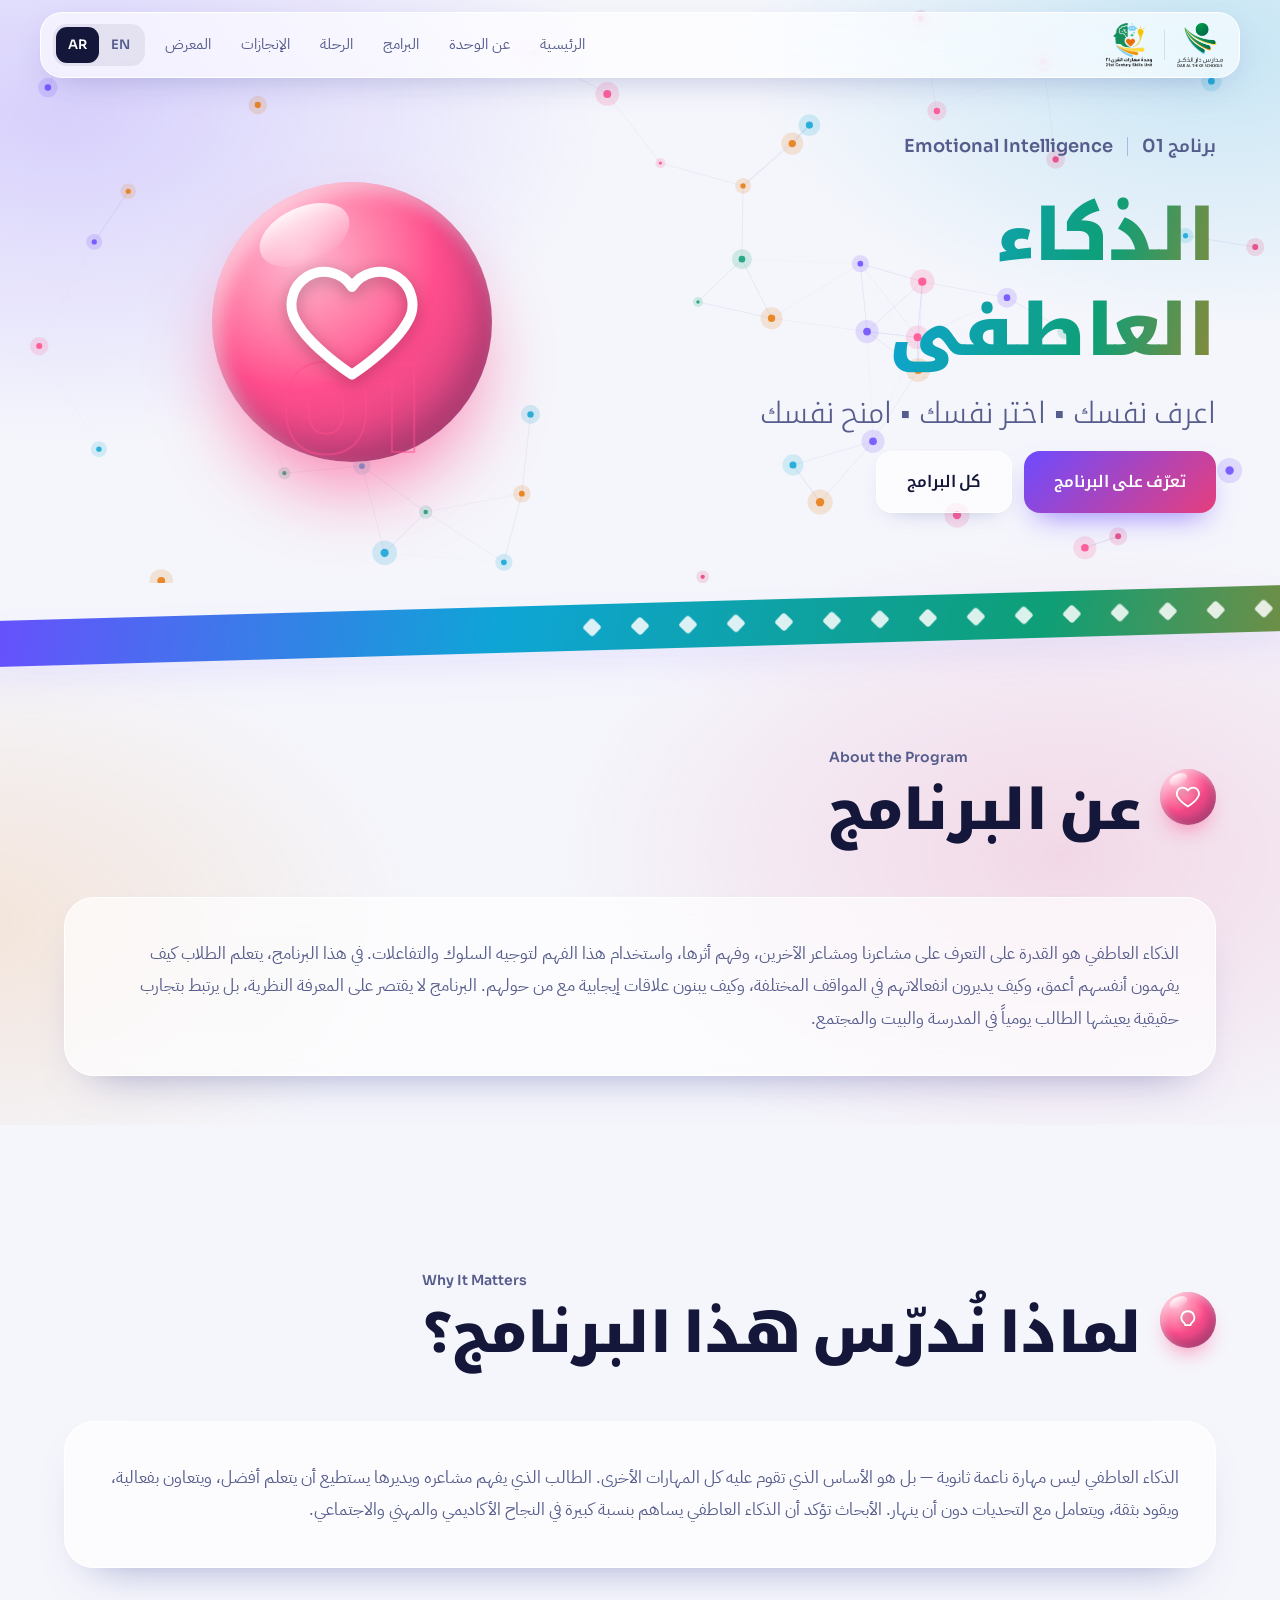
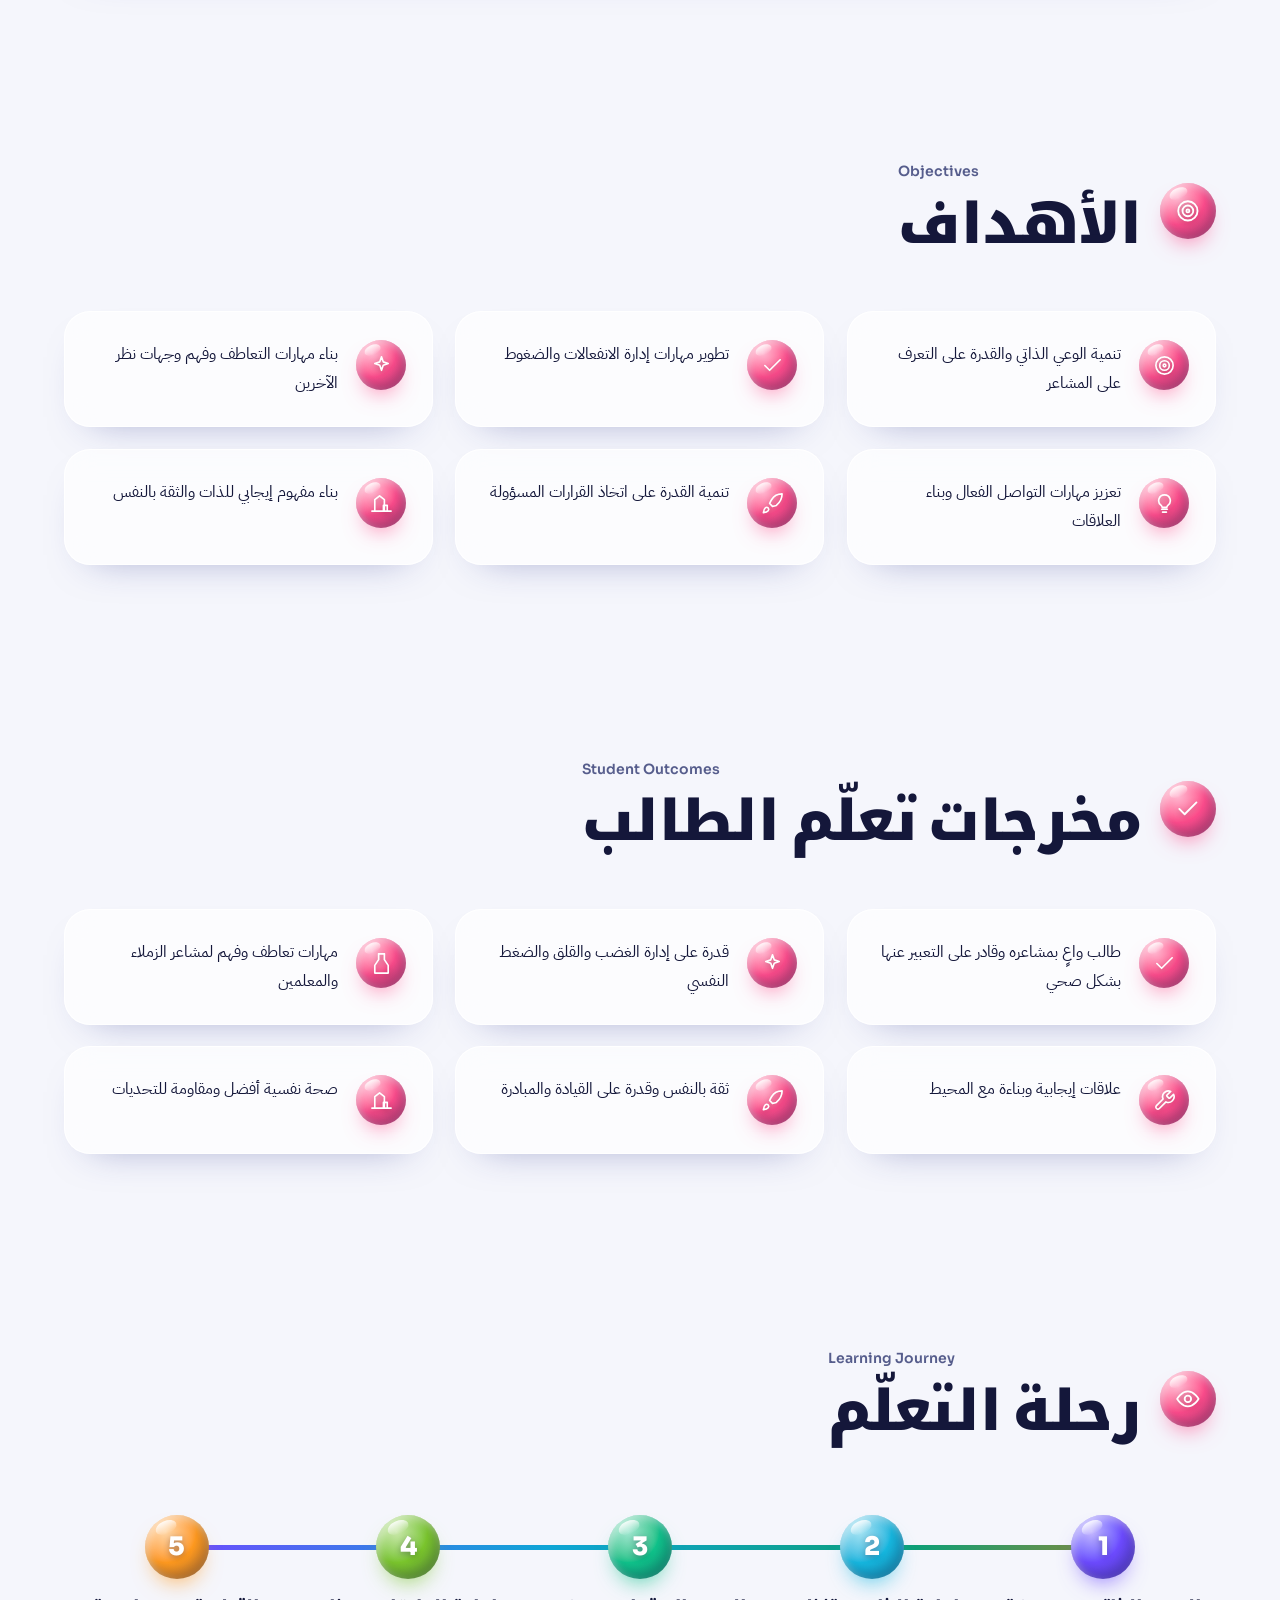
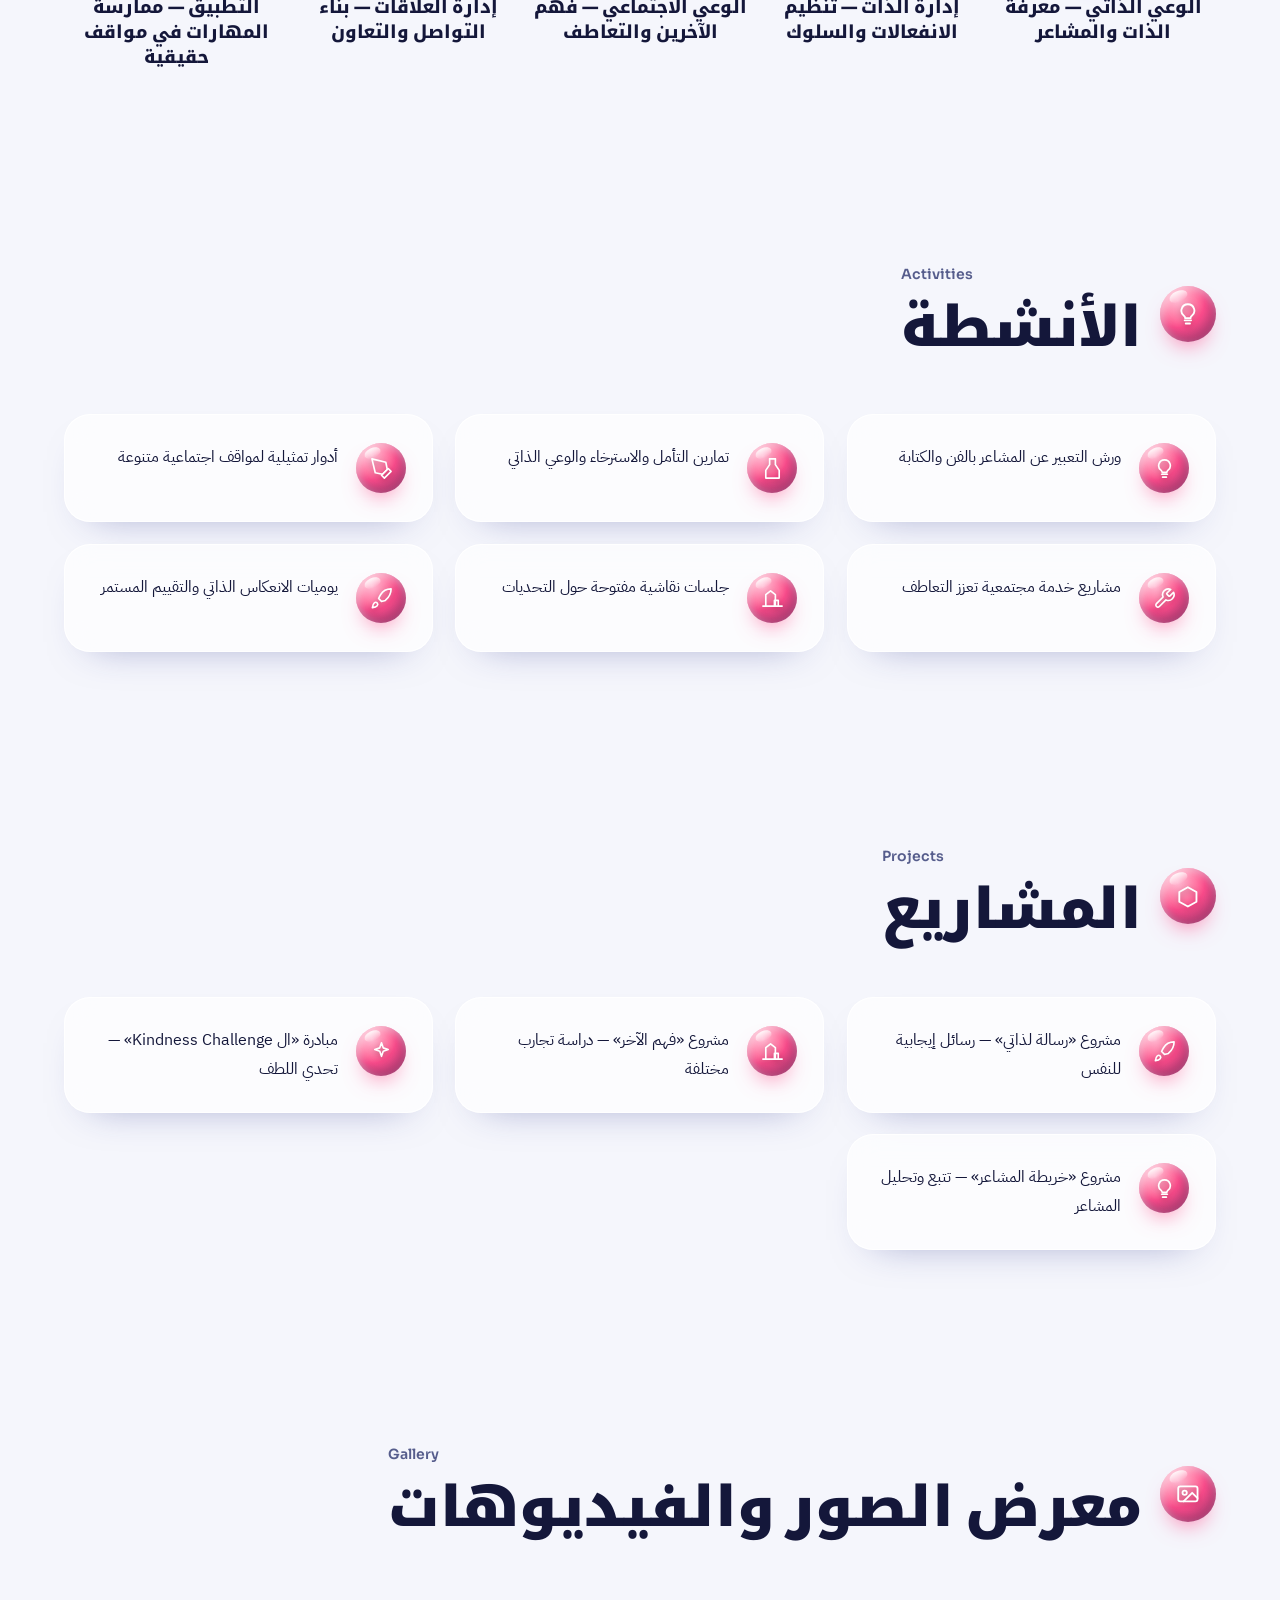
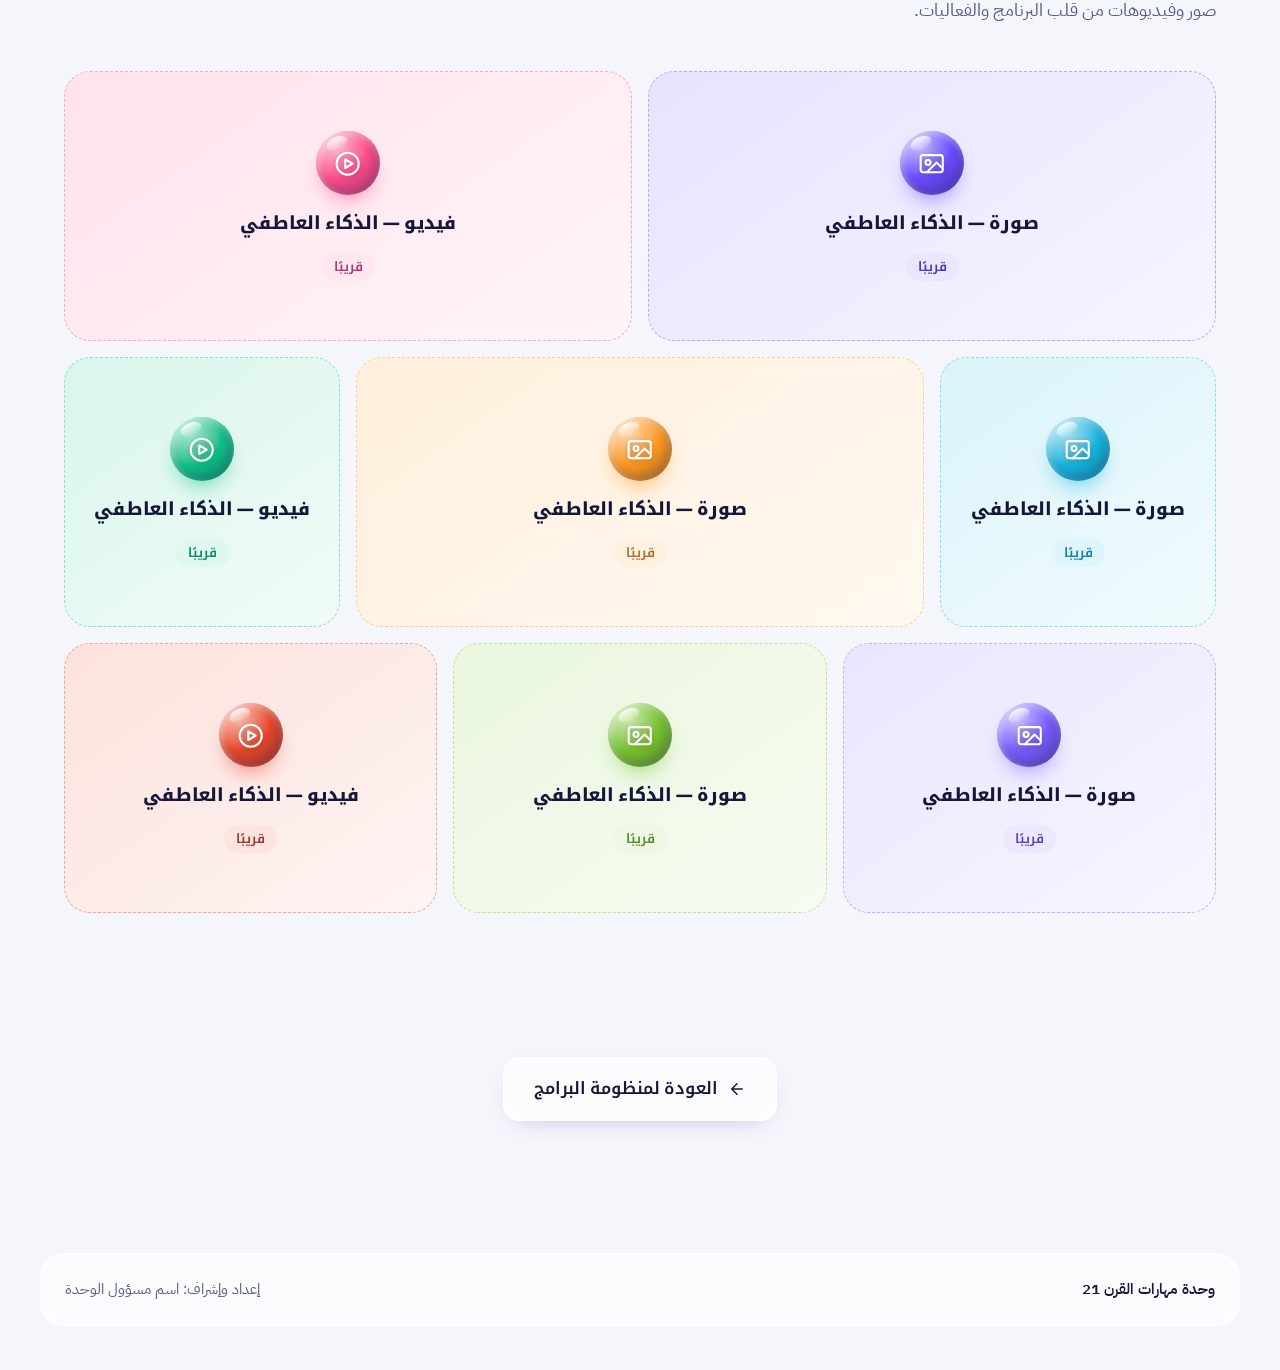
<file: programs/emotional-intelligence.html>
<!DOCTYPE html>
<html lang="ar" dir="rtl">
<head>
<meta charset="UTF-8">
<meta name="viewport" content="width=device-width, initial-scale=1">
<title>الذكاء العاطفي | وحدة مهارات القرن 21</title>
<meta name="description" content="بناء وعي الطالب بذاته ومشاعره، وتنمية قدرته على إدارة انفعالاته وفهم الآخرين وبناء علاقات أكثر إيجابية.">
<meta name="theme-color" content="#F5F6FC">
<link rel="preconnect" href="https://fonts.googleapis.com">
<link rel="preconnect" href="https://fonts.gstatic.com" crossorigin>
<link href="https://fonts.googleapis.com/css2?family=IBM+Plex+Sans+Arabic:wght@400;500;600&family=Noto+Kufi+Arabic:wght@300;600;900&family=Sora:wght@400;600;800&display=swap" rel="stylesheet">
<style>

  :root{
    --bg:#F5F6FC;--ink:#14173A;--muted:#565D8C;
    --glass:rgba(255,255,255,.66);--glass-edge:rgba(255,255,255,.95);
    --line:rgba(60,70,160,.14);
    --violet:#6D4BFF;--cyan:#0EA5D6;--green:#0E9F76;--orange:#E8790A;--pink:#E63E7C;
    --foil:linear-gradient(100deg,#6D4BFF 0%,#0EA5D6 20%,#0E9F76 40%,#E8790A 60%,#E63E7C 80%,#6D4BFF 100%);
    --display:'Sora','Noto Kufi Arabic','IBM Plex Sans Arabic',Tahoma,sans-serif;
    --body:'IBM Plex Sans Arabic','Sora',Tahoma,sans-serif;
    --wrap:1200px;--start:right;--flip:1;--fx:-1;
  }
  html[dir="ltr"]{--start:left;--flip:-1;--fx:1}
  *{box-sizing:border-box;margin:0;padding:0}
  html{scroll-behavior:smooth;scroll-padding-top:100px;overflow-x:clip}
  body{font-family:var(--body);background:var(--bg);color:var(--ink);line-height:1.85;font-size:17px;-webkit-font-smoothing:antialiased;overflow-x:clip}
  a{color:inherit;text-decoration:none}
  button{font:inherit;color:inherit;cursor:pointer}
  :focus-visible{outline:3px solid var(--violet);outline-offset:3px;border-radius:10px}
  .wrap{max-width:var(--wrap);margin-inline:auto;padding-inline:24px}
  .aurora{position:fixed;inset:-25%;z-index:-1;pointer-events:none;
    background:radial-gradient(40% 35% at 20% 25%,rgba(109,75,255,.22),transparent 70%),
      radial-gradient(35% 30% at 80% 20%,rgba(14,165,214,.20),transparent 70%),
      radial-gradient(38% 34% at 72% 80%,rgba(230,62,124,.16),transparent 70%),
      radial-gradient(34% 30% at 15% 85%,rgba(232,121,10,.14),transparent 70%);
    animation:drift 28s ease-in-out infinite alternate}
  @keyframes drift{to{transform:translate3d(4%,3%,0) rotate(6deg) scale(1.08)}}
  .nav{position:fixed;top:12px;left:50%;transform:translateX(-50%);z-index:60;
    width:min(1200px,calc(100% - 24px));height:66px;padding-inline:16px 12px;
    display:flex;align-items:center;justify-content:space-between;gap:12px;
    background:var(--glass);backdrop-filter:blur(18px) saturate(1.4);-webkit-backdrop-filter:blur(18px) saturate(1.4);
    border:1px solid var(--glass-edge);border-radius:22px;
    box-shadow:0 12px 36px -16px rgba(40,50,140,.35)}
  .logos{display:flex;align-items:center;gap:12px}
  .logos .sep{width:1px;height:30px;background:var(--line)}
  .logo{position:relative;display:inline-flex;align-items:center;justify-content:center;height:44px;min-width:44px}
  .logo img{height:44px;width:auto;display:block}
  .logo .ph{display:none;font-size:11.5px;line-height:1.3;color:var(--muted);text-align:center;
    border:1.5px dashed rgba(60,70,160,.35);border-radius:11px;padding:5px 10px;white-space:nowrap}
  .logo.missing img{display:none}
  .logo.missing .ph{display:block}
  .nav-right{display:flex;align-items:center;gap:6px}
  .nav-links{display:flex;align-items:center;gap:2px}
  .nav-links a{padding:8px 14px;border-radius:14px;font-size:15px;color:var(--muted);transition:background .2s,color .2s;white-space:nowrap}
  .nav-links a:hover{background:rgba(109,75,255,.09);color:var(--ink)}
  .lang{direction:ltr;display:inline-flex;align-items:center;padding:3px;border:0;border-radius:14px;
    background:rgba(20,23,58,.07);font-family:'Sora',sans-serif;font-weight:600;font-size:13px}
  .lang span{padding:6px 12px;border-radius:11px;color:var(--muted);transition:background .2s,color .2s}
  html[lang="ar"] .lang [data-l="ar"],html[lang="en"] .lang [data-l="en"]{background:var(--ink);color:#fff}
  .burger{display:none;width:44px;height:40px;border:0;border-radius:14px;background:rgba(20,23,58,.07);flex-direction:column;justify-content:center;align-items:center;gap:5px}
  .burger i{display:block;width:18px;height:2px;border-radius:2px;background:var(--ink);transition:transform .25s,opacity .2s}
  .burger[aria-expanded="true"] i:nth-child(1){transform:translateY(7px) rotate(45deg)}
  .burger[aria-expanded="true"] i:nth-child(2){opacity:0}
  .burger[aria-expanded="true"] i:nth-child(3){transform:translateY(-7px) rotate(-45deg)}
  .menu{position:fixed;top:86px;left:50%;transform:translateX(-50%);z-index:59;width:min(1200px,calc(100% - 24px));
    display:grid;gap:2px;padding:10px;border-radius:22px;
    background:rgba(255,255,255,.9);backdrop-filter:blur(18px);-webkit-backdrop-filter:blur(18px);
    border:1px solid var(--glass-edge);box-shadow:0 24px 50px -24px rgba(40,50,140,.5)}
  .menu[hidden]{display:none}
  .menu a{padding:14px 18px;border-radius:14px;font-family:var(--display);font-weight:600;font-size:16px}
  .menu a:hover{background:rgba(109,75,255,.09)}
  @media (min-width:981px){.menu{display:none!important}}
  .hero{position:relative;padding:130px 0 70px;overflow:hidden}
  #fx{position:absolute;inset:0;width:100%;height:100%;pointer-events:none}
  .hero-grid{position:relative;display:grid;grid-template-columns:1fr 1.05fr;gap:28px;align-items:center}
  .hero-text{position:relative;z-index:2}
  .hero h1{font-family:var(--display);font-weight:900;font-size:clamp(38px,5.6vw,78px);line-height:1.32;margin-bottom:12px;text-wrap:balance;
    background-image:var(--foil);background-size:200% 100%;background-repeat:repeat-x;
    -webkit-background-clip:text;background-clip:text;color:transparent;-webkit-text-fill-color:transparent;
    animation:foil 10s linear infinite,rise .9s cubic-bezier(.2,.8,.2,1) both}
  @keyframes foil{to{background-position:200% 0}}
  @keyframes rise{from{opacity:0;transform:translateY(26px);filter:blur(10px)}to{opacity:1;transform:none;filter:none}}
  .hero-sub{display:flex;flex-wrap:wrap;align-items:center;gap:8px 14px;margin-bottom:26px;font-family:var(--display);font-weight:600;color:var(--muted);font-size:clamp(14px,1.4vw,18px);animation:rise .9s .1s cubic-bezier(.2,.8,.2,1) both}
  .hero-sub .vbar{width:1.5px;height:1.1em;background:rgba(60,70,160,.3)}
  .duo{font-family:var(--display);line-height:1.6}
  .duo span{display:block}
  .duo .a{font-weight:300;color:var(--muted)}
  .duo .b{font-weight:900;color:var(--ink)}
  .hero .duo{font-size:clamp(20px,2.3vw,30px);margin-bottom:14px;animation:rise .9s .18s cubic-bezier(.2,.8,.2,1) both}
  .hero .lead{font-size:clamp(16px,1.5vw,19px);color:var(--muted);max-width:33em;margin-bottom:32px;animation:rise .9s .28s cubic-bezier(.2,.8,.2,1) both}
  .btns{display:flex;flex-wrap:wrap;gap:12px;animation:rise .9s .38s cubic-bezier(.2,.8,.2,1) both}
  .btn{display:inline-flex;align-items:center;gap:10px;font-family:var(--display);font-weight:600;font-size:16px;padding:15px 30px;border-radius:16px;transition:transform .2s,box-shadow .2s,background .2s}
  .btn.primary{color:#fff;background:linear-gradient(135deg,var(--violet),var(--pink));box-shadow:0 14px 30px -12px rgba(109,75,255,.7)}
  .btn.primary:hover{transform:translateY(-3px);box-shadow:0 20px 36px -12px rgba(230,62,124,.65)}
  .btn.ghost{background:var(--glass);border:1px solid var(--glass-edge);box-shadow:0 8px 24px -14px rgba(40,50,140,.4)}
  .btn.ghost:hover{background:#fff;transform:translateY(-3px)}
  .p-hero-orb{position:relative;z-index:2;display:grid;place-items:center;animation:rise .9s .2s cubic-bezier(.2,.8,.2,1) both}
  .p-hero-orb .ball{position:relative;display:grid;place-items:center;width:280px;height:280px;border-radius:50%;
    background:radial-gradient(circle at 32% 26%,color-mix(in srgb,var(--c) 40%,#fff) 0%,var(--c) 48%,color-mix(in srgb,var(--c) 72%,#14173A) 100%);
    box-shadow:0 40px 80px -20px color-mix(in srgb,var(--c) 75%,transparent),inset -14px -18px 30px rgba(20,23,58,.22),inset 8px 10px 18px rgba(255,255,255,.55)}
  .p-hero-orb .ball::after{content:"";position:absolute;top:9%;left:16%;width:34%;height:20%;border-radius:50%;background:linear-gradient(180deg,rgba(255,255,255,.85),rgba(255,255,255,0));transform:rotate(-24deg)}
  .p-hero-orb .ball svg{position:relative;z-index:1;width:50%;height:50%;stroke:#fff;fill:none;stroke-width:1.7;stroke-linecap:round;stroke-linejoin:round;filter:drop-shadow(0 4px 8px rgba(0,0,0,.28))}
  .p-hero-orb .pnum{position:absolute;bottom:-10px;font-family:var(--display);font-weight:900;font-size:120px;line-height:1;color:transparent;-webkit-text-stroke:2px color-mix(in srgb,var(--c) 50%,transparent);direction:ltr;pointer-events:none}
  .band{position:relative;z-index:3;transform:rotate(-1.6deg);margin:20px -3% 0;padding:16px 0;overflow:hidden;
    background:var(--foil);background-size:200% 100%;background-repeat:repeat-x;animation:foil 16s linear infinite;
    box-shadow:0 18px 40px -20px rgba(109,75,255,.6)}
  .track{display:flex;width:max-content;direction:ltr;animation:marq 42s linear infinite}
  .track span{display:inline-flex;align-items:center;gap:34px;padding-inline-end:34px;font-family:var(--display);font-weight:900;font-size:clamp(24px,3.4vw,44px);line-height:1.4;color:#fff;white-space:nowrap;direction:rtl}
  html[dir="ltr"] .track span{direction:ltr}
  .track span::after{content:"";width:14px;height:14px;background:rgba(255,255,255,.85);transform:rotate(45deg);border-radius:3px}
  @keyframes marq{to{transform:translateX(-50%)}}
  section{padding:96px 0}
  .sec-title{font-family:var(--display);font-weight:900;font-size:clamp(30px,4.4vw,56px);line-height:1.4;margin-bottom:14px;text-wrap:balance}
  .sec-sub{color:var(--muted);max-width:40em;font-size:clamp(16px,1.4vw,18.5px)}
  .sec-head{display:flex;align-items:center;gap:18px;margin-bottom:48px}
  .sec-head .gorb{--sz:56px;flex:none}
  .sec-head .sec-title{margin-bottom:0}
  .sec-head .en{font-family:var(--display);font-weight:600;font-size:14px;color:var(--muted);direction:ltr}
  .gorb{--sz:56px;position:relative;display:grid;place-items:center;width:var(--sz);height:var(--sz);border-radius:50%;flex:none;
    background:radial-gradient(circle at 32% 26%,color-mix(in srgb,var(--c) 40%,#fff) 0%,var(--c) 48%,color-mix(in srgb,var(--c) 72%,#14173A) 100%);
    box-shadow:0 12px 22px -10px color-mix(in srgb,var(--c) 75%,transparent),inset -5px -7px 12px rgba(20,23,58,.22),inset 3px 4px 8px rgba(255,255,255,.55)}
  .gorb::after{content:"";position:absolute;top:9%;left:16%;width:34%;height:20%;border-radius:50%;background:linear-gradient(180deg,rgba(255,255,255,.85),rgba(255,255,255,0));transform:rotate(-24deg)}
  .gorb svg{position:relative;z-index:1;width:46%;height:46%;stroke:#fff;fill:none;stroke-width:1.7;stroke-linecap:round;stroke-linejoin:round;filter:drop-shadow(0 2px 3px rgba(0,0,0,.28))}
  .gorb b{position:relative;z-index:1;font-family:var(--display);font-weight:900;font-size:calc(var(--sz) * .4);color:#fff;text-shadow:0 2px 6px rgba(20,23,58,.35);direction:ltr}
  .info-card{display:flex;flex-direction:column;gap:18px;padding:40px 36px;border-radius:30px;
    background:var(--glass);backdrop-filter:blur(16px);-webkit-backdrop-filter:blur(16px);
    border:1px solid var(--glass-edge);box-shadow:0 22px 46px -30px rgba(40,50,140,.55);
    --rx:0deg;--ry:0deg;--ty:0px;--mx:50%;--my:0%;
    transform:perspective(900px) rotateX(var(--rx)) rotateY(var(--ry)) translateY(var(--ty));
    transition:transform .25s ease-out,box-shadow .3s,border-color .3s;isolation:isolate;overflow:hidden}
  .info-card::before{content:"";position:absolute;inset:0;z-index:-1;opacity:0;transition:opacity .3s;
    background:radial-gradient(360px circle at var(--mx,50%) var(--my,0%),color-mix(in srgb,var(--c) 22%,transparent),transparent 70%)}
  @media(hover:hover){.info-card:hover{--ty:-8px;border-color:color-mix(in srgb,var(--c) 50%,#fff);box-shadow:0 34px 60px -28px var(--c)}.info-card:hover::before{opacity:1}}
  .info-card .gorb{--sz:72px}
  .info-card h3{font-family:var(--display);font-weight:900;font-size:clamp(22px,2.2vw,29px);line-height:1.45}
  .info-card p{color:var(--muted);font-size:17px;line-height:1.9}
  .list-grid{display:grid;grid-template-columns:repeat(auto-fit,minmax(300px,1fr));gap:22px;margin-top:48px}
  .lcard{position:relative;display:flex;gap:18px;align-items:flex-start;padding:28px 26px;border-radius:26px;
    background:var(--glass);backdrop-filter:blur(14px);-webkit-backdrop-filter:blur(14px);
    border:1px solid var(--glass-edge);box-shadow:0 18px 40px -28px rgba(40,50,140,.5);
    --rx:0deg;--ry:0deg;--ty:0px;--mx:50%;--my:0%;
    transform:perspective(900px) rotateX(var(--rx)) rotateY(var(--ry)) translateY(var(--ty));
    transition:transform .25s ease-out,box-shadow .3s,border-color .3s;isolation:isolate;overflow:hidden}
  .lcard::before{content:"";position:absolute;inset:0;z-index:-1;opacity:0;transition:opacity .3s;
    background:radial-gradient(280px circle at var(--mx,50%) var(--my,0%),color-mix(in srgb,var(--c) 20%,transparent),transparent 70%)}
  @media(hover:hover){.lcard:hover{--ty:-6px;border-color:color-mix(in srgb,var(--c) 50%,#fff);box-shadow:0 26px 44px -26px var(--c)}.lcard:hover::before{opacity:1}}
  .lcard .gorb{--sz:50px}
  .lcard p{font-size:16px;line-height:1.8;color:var(--ink)}
  .journey{position:relative;list-style:none;display:grid;grid-template-columns:repeat(5,1fr);gap:6px;margin-top:64px}
  .journey::before{content:"";position:absolute;top:30px;inset-inline:calc(100% / 10);height:5px;border-radius:5px;
    background:var(--foil);background-size:200% 100%;background-repeat:repeat-x;
    transform:scaleX(0);transform-origin:var(--start) center;transition:transform 1.6s cubic-bezier(.6,0,.2,1)}
  .journey.on::before{transform:scaleX(1);animation:foil 12s linear infinite}
  .step{position:relative;display:flex;flex-direction:column;align-items:center;gap:16px;text-align:center}
  .step .gorb{--sz:64px;transform:scale(.3);opacity:0;transition:transform .7s cubic-bezier(.2,1.5,.4,1),opacity .4s;transition-delay:calc(var(--i) * .18s + .25s)}
  .step .s-label{font-family:var(--display);font-weight:800;font-size:clamp(14px,1.4vw,18px);line-height:1.4;opacity:0;transition:opacity .5s;transition-delay:calc(var(--i) * .18s + .45s)}
  .journey.on .gorb{transform:none;opacity:1}
  .journey.on .s-label{opacity:1}
  .bento{display:grid;grid-template-columns:repeat(12,1fr);grid-auto-rows:270px;gap:16px;margin-top:44px}
  .b-tile{position:relative;grid-column:span var(--span);display:flex;flex-direction:column;align-items:center;justify-content:center;gap:12px;
    padding:0;border:0;border-radius:26px;overflow:hidden;background:#e6e8f7;box-shadow:0 18px 38px -24px rgba(40,50,140,.6);font-family:var(--display)}
  .b-tile.ph{background:linear-gradient(145deg,color-mix(in srgb,var(--c) 16%,#fff),color-mix(in srgb,var(--c) 6%,#fff));border:1px dashed color-mix(in srgb,var(--c) 50%,#fff);box-shadow:none}
  .b-tile.ph b{font-weight:800;font-size:18px}
  .b-tile.ph .soon{font-size:13px;font-weight:600;color:color-mix(in srgb,var(--c) 65%,#14173A);background:color-mix(in srgb,var(--c) 14%,#fff);padding:2px 12px;border-radius:999px}
  .b-tile img{position:absolute;inset:0;width:100%;height:100%;object-fit:cover;transition:transform .7s}
  button.b-tile:hover img{transform:scale(1.06)}
  .b-tile .cap{position:absolute;inset-inline:0;bottom:0;padding:44px 18px 16px;color:#fff;font-weight:600;font-size:15px;text-align:start;background:linear-gradient(180deg,transparent,rgba(20,23,58,.82))}
  .b-tile .play{position:absolute;top:50%;left:50%;translate:-50% -50%;width:66px;height:66px;display:grid;place-items:center;border-radius:50%;background:rgba(255,255,255,.88);box-shadow:0 12px 28px -10px rgba(20,23,58,.6)}
  .b-tile .play svg{width:34px;height:34px;stroke:var(--ink);fill:none;stroke-width:1.8;stroke-linecap:round;stroke-linejoin:round}
  button.b-tile{cursor:zoom-in}
  .lightbox{position:fixed;inset:0;z-index:100;display:flex;align-items:center;justify-content:center;padding:24px;background:rgba(245,246,252,.9);backdrop-filter:blur(14px);-webkit-backdrop-filter:blur(14px)}
  .lightbox[hidden]{display:none}
  .lightbox figure{max-width:min(1100px,92vw);text-align:center}
  .lightbox img{max-width:100%;max-height:78vh;border-radius:22px;box-shadow:0 30px 70px -30px rgba(20,23,58,.6)}
  .lightbox video{max-width:100%;max-height:78vh;border-radius:22px;background:#000;box-shadow:0 30px 70px -30px rgba(20,23,58,.6)}
  .lightbox iframe{border:0;border-radius:22px;box-shadow:0 30px 70px -30px rgba(20,23,58,.6)}
  .lightbox figcaption{margin-top:14px;font-weight:600}
  .lightbox .x{position:absolute;top:18px;inset-inline-end:18px;width:46px;height:46px;border-radius:50%;border:0;background:var(--ink);color:#fff;font-size:22px;line-height:1}
  .back-section{padding:48px 0 96px;text-align:center}
  .back-section .btn{font-size:17px}
  footer{padding:36px 0 44px;color:var(--muted);font-size:15px}
  footer .wrap{display:flex;flex-wrap:wrap;justify-content:space-between;align-items:center;gap:16px;padding-block:22px;border-radius:24px;background:var(--glass);border:1px solid var(--glass-edge)}
  footer b{color:var(--ink);font-weight:600}
  @media(max-width:1080px){.nav-links a{padding:8px 10px;font-size:14px}}
  @media(max-width:980px){
    .hero{padding-top:110px}
    .hero-grid{grid-template-columns:1fr;gap:10px}
    .hero-text{text-align:center}
    .hero-sub{justify-content:center}
    .hero .lead{margin-inline:auto}
    .btns{justify-content:center}
    .p-hero-orb{order:-1}
    .p-hero-orb .ball{width:200px;height:200px}
    .p-hero-orb .pnum{font-size:80px}
    .nav-links{display:none}
    .burger{display:inline-flex}
    .journey{grid-template-columns:1fr;gap:26px;margin-top:44px}
    .journey::before{top:32px;bottom:32px;height:auto;width:5px;inset-inline:auto;inset-inline-start:30px;transform:scaleY(0);transform-origin:center top}
    .journey.on::before{transform:scaleY(1)}
    .step{flex-direction:row;text-align:start;gap:20px}
  }
  @media(max-width:620px){
    body{font-size:16px}
    section{padding:64px 0}
    .list-grid{grid-template-columns:1fr}
    .logo,.logo img{height:38px}
    .nav{height:60px}
    .band{padding:12px 0}
    .bento{grid-auto-rows:230px}
    .b-tile{grid-column:span 12}
  }
  @media(prefers-reduced-motion:reduce){
    html{scroll-behavior:auto}
    *,*::before,*::after{animation:none!important;transition:none!important}
    .journey::before{transform:none}
    .step .gorb,.step .s-label{opacity:1;transform:none}
  }

</style>
</head>
<body>
<div class="aurora" aria-hidden="true"></div>

<!-- Nav -->
<header class="nav">
  <div class="logos">
    <a href="../index.html" class="logo"><img src="../assets/school-logo.png" alt="School logo" onerror="this.parentNode.classList.add('missing')"><span class="ph">School<br>Logo</span></a>
    <span class="sep" aria-hidden="true"></span>
    <a href="../index.html" class="logo"><img src="../assets/unit-logo.png" alt="Unit logo" onerror="this.parentNode.classList.add('missing')"><span class="ph">Unit<br>Logo</span></a>
  </div>
  <div class="nav-right">
    <nav class="nav-links" aria-label="Main">
      <a href="../index.html" data-t="nav.home"></a>
      <a href="../index.html#about" data-t="nav.about"></a>
      <a href="../index.html#programs" data-t="nav.programs"></a>
      <a href="../index.html#journey" data-t="nav.journey"></a>
      <a href="../index.html#achievements" data-t="nav.achievements"></a>
      <a href="../index.html#gallery" data-t="nav.gallery"></a>
    </nav>
    <button class="lang" id="langBtn" type="button" aria-label="Change language / تغيير اللغة"><span data-l="ar">AR</span><span data-l="en">EN</span></button>
    <button class="burger" id="burger" type="button" aria-expanded="false" aria-controls="menu" aria-label="Menu"><i></i><i></i><i></i></button>
  </div>
</header>

<!-- Mobile menu -->
<nav class="menu" id="menu" aria-label="Menu" hidden>
  <a href="../index.html" data-t="nav.home"></a>
  <a href="../index.html#about" data-t="nav.about"></a>
  <a href="../index.html#programs" data-t="nav.programs"></a>
  <a href="../index.html#journey" data-t="nav.journey"></a>
  <a href="../index.html#achievements" data-t="nav.achievements"></a>
  <a href="../index.html#gallery" data-t="nav.gallery"></a>
</nav>

<main>
<!-- Hero -->
<section class="hero" id="top">
  <canvas id="fx" aria-hidden="true"></canvas>
  <div class="wrap hero-grid">
    <div class="hero-text">
      <p class="hero-sub"><span data-t="hero.num"></span><i class="vbar" aria-hidden="true"></i><span data-t="hero.altName" data-alt-lang></span></p>
      <h1 data-t="hero.name"></h1>
      <p class="duo"><span class="a" data-t="hero.tagline"></span></p>
      <div class="btns">
        <a class="btn primary" href="#about" data-t="hero.cta1"></a>
        <a class="btn ghost" href="../index.html#programs" data-t="hero.cta2"></a>
      </div>
    </div>
    <div class="p-hero-orb" style="--c:#FF4D8D">
      <div class="ball">
        <svg viewBox="0 0 24 24" aria-hidden="true"><path d="M12 21s-7-4.5-9.5-9A5.5 5.5 0 0 1 12 6a5.5 5.5 0 0 1 9.5 6C19 16.5 12 21 12 21z"/></svg>
        <span class="pnum">01</span>
      </div>
    </div>
  </div>
</section>

<!-- Skills band -->
<div class="band" aria-hidden="true"><div class="track" id="track"></div></div>

<!-- About -->
<section id="about">
  <div class="wrap">
    <div class="sec-head">
      <span class="gorb" style="--c:#FF4D8D"><svg viewBox="0 0 24 24" aria-hidden="true"><path d="M12 21s-7-4.5-9.5-9A5.5 5.5 0 0 1 12 6a5.5 5.5 0 0 1 9.5 6C19 16.5 12 21 12 21z"/></svg></span>
      <div><div class="en" data-t="about.en"></div><h2 class="sec-title" data-t="about.title"></h2></div>
    </div>
    <div class="info-card" style="--c:#FF4D8D">
      <p data-t="about.desc"></p>
    </div>
  </div>
</section>

<!-- Why -->
<section id="why">
  <div class="wrap">
    <div class="sec-head">
      <span class="gorb" style="--c:#FF4D8D"><svg viewBox="0 0 24 24" aria-hidden="true"><path d="M12 3a6 6 0 0 0-3.5 10.9c.6.5 1 1.2 1 2.1h5c0-.9.4-1.6 1-2.1A6 6 0 0 0 12 3z"/></svg></span>
      <div><div class="en" data-t="why.en"></div><h2 class="sec-title" data-t="why.title"></h2></div>
    </div>
    <div class="info-card" style="--c:#FF4D8D">
      <p data-t="why.desc"></p>
    </div>
  </div>
</section>

<!-- Objectives -->
<section id="objectives">
  <div class="wrap">
    <div class="sec-head">
      <span class="gorb" style="--c:#FF4D8D"><svg viewBox="0 0 24 24" aria-hidden="true"><circle cx="12" cy="12" r="9"/><circle cx="12" cy="12" r="5"/><circle cx="12" cy="12" r="1.4"/></svg></span>
      <div><div class="en" data-t="objectives.en"></div><h2 class="sec-title" data-t="objectives.title"></h2></div>
    </div>
    <div class="list-grid" id="objGrid"></div>
  </div>
</section>

<!-- Outcomes -->
<section id="outcomes">
  <div class="wrap">
    <div class="sec-head">
      <span class="gorb" style="--c:#FF4D8D"><svg viewBox="0 0 24 24" aria-hidden="true"><path d="M20 6L9 17l-5-5"/></svg></span>
      <div><div class="en" data-t="outcomes.en"></div><h2 class="sec-title" data-t="outcomes.title"></h2></div>
    </div>
    <div class="list-grid" id="outGrid"></div>
  </div>
</section>

<!-- Learning Journey -->
<section id="journey">
  <div class="wrap">
    <div class="sec-head">
      <span class="gorb" style="--c:#FF4D8D"><svg viewBox="0 0 24 24" aria-hidden="true"><path d="M2 12s4-7 10-7 10 7 10 7-4 7-10 7S2 12 2 12z"/><circle cx="12" cy="12" r="3"/></svg></span>
      <div><div class="en" data-t="journey.en"></div><h2 class="sec-title" data-t="journey.title"></h2></div>
    </div>
    <ol class="journey" id="journeyList"></ol>
  </div>
</section>

<!-- Activities -->
<section id="activities">
  <div class="wrap">
    <div class="sec-head">
      <span class="gorb" style="--c:#FF4D8D"><svg viewBox="0 0 24 24" aria-hidden="true"><path d="M9 18h6M10 21h4M12 3a6 6 0 0 0-3.5 10.9c.6.5 1 1.2 1 2.1h5c0-.9.4-1.6 1-2.1A6 6 0 0 0 12 3z"/></svg></span>
      <div><div class="en" data-t="activities.en"></div><h2 class="sec-title" data-t="activities.title"></h2></div>
    </div>
    <div class="list-grid" id="actGrid"></div>
  </div>
</section>

<!-- Projects -->
<section id="projects">
  <div class="wrap">
    <div class="sec-head">
      <span class="gorb" style="--c:#FF4D8D"><svg viewBox="0 0 24 24" aria-hidden="true"><path d="M12 3l8 4.5v9L12 21l-8-4.5v-9z"/></svg></span>
      <div><div class="en" data-t="projects.en"></div><h2 class="sec-title" data-t="projects.title"></h2></div>
    </div>
    <div class="list-grid" id="projGrid"></div>
  </div>
</section>

<!-- Gallery -->
<section id="gallery">
  <div class="wrap">
    <div class="sec-head">
      <span class="gorb" style="--c:#FF4D8D"><svg viewBox="0 0 24 24" aria-hidden="true"><rect x="3" y="5" width="18" height="14" rx="2"/><circle cx="9" cy="11" r="2"/><path d="M21 16l-5-5-8 8"/></svg></span>
      <div><div class="en" data-t="gallery.en"></div><h2 class="sec-title" data-t="gallery.title"></h2></div>
    </div>
    <p class="sec-sub" data-t="gallery.sub"></p>
    <div class="bento" id="bento"></div>
  </div>
</section>

<!-- Back -->
<section class="back-section">
  <div class="wrap">
    <a class="btn ghost" href="../index.html#programs">
      <svg viewBox="0 0 24 24" width="18" height="18" fill="none" stroke="currentColor" stroke-width="2" stroke-linecap="round" stroke-linejoin="round" style="transform:scaleX(var(--flip))"><path d="M19 12H5M12 19l-7-7 7-7"/></svg>
      <span data-t="back"></span>
    </a>
  </div>
</section>

<!-- Lightbox -->
<div class="lightbox" id="mediaBox" hidden><button class="x" aria-label="إغلاق">×</button><figure id="mediaFig"></figure></div>
</main>

<footer>
  <div class="wrap">
    <div><b data-t="footer.name"></b></div>
    <div data-t="footer.by"></div>
  </div>
</footer>

<script>

const I18N = {"ar": {"meta": {"title": "الذكاء العاطفي | وحدة مهارات القرن 21", "description": "بناء وعي الطالب بذاته ومشاعره، وتنمية قدرته على إدارة انفعالاته وفهم الآخرين وبناء علاقات أكثر إيجابية."}, "nav": {"home": "الرئيسية", "about": "عن الوحدة", "why": "لماذا الوحدة؟", "programs": "البرامج", "journey": "الرحلة", "achievements": "الإنجازات", "gallery": "المعرض"}, "hero": {"name": "الذكاء العاطفي", "altName": "Emotional Intelligence", "num": "برنامج 01", "tagline": "اعرف نفسك • اختر نفسك • امنح نفسك", "cta1": "تعرّف على البرنامج", "cta2": "كل البرامج"}, "about": {"title": "عن البرنامج", "en": "About the Program", "desc": "الذكاء العاطفي هو القدرة على التعرف على مشاعرنا ومشاعر الآخرين، وفهم أثرها، واستخدام هذا الفهم لتوجيه السلوك والتفاعلات. في هذا البرنامج، يتعلم الطلاب كيف يفهمون أنفسهم أعمق، وكيف يديرون انفعالاتهم في المواقف المختلفة، وكيف يبنون علاقات إيجابية مع من حولهم. البرنامج لا يقتصر على المعرفة النظرية، بل يرتبط بتجارب حقيقية يعيشها الطالب يومياً في المدرسة والبيت والمجتمع."}, "why": {"title": "لماذا نُدرّس هذا البرنامج؟", "en": "Why It Matters", "desc": "الذكاء العاطفي ليس مهارة ناعمة ثانوية — بل هو الأساس الذي تقوم عليه كل المهارات الأخرى. الطالب الذي يفهم مشاعره ويديرها يستطيع أن يتعلم أفضل، ويتعاون بفعالية، ويقود بثقة، ويتعامل مع التحديات دون أن ينهار. الأبحاث تؤكد أن الذكاء العاطفي يساهم بنسبة كبيرة في النجاح الأكاديمي والمهني والاجتماعي."}, "objectives": {"title": "الأهداف", "en": "Objectives", "items": ["تنمية الوعي الذاتي والقدرة على التعرف على المشاعر", "تطوير مهارات إدارة الانفعالات والضغوط", "بناء مهارات التعاطف وفهم وجهات نظر الآخرين", "تعزيز مهارات التواصل الفعال وبناء العلاقات", "تنمية القدرة على اتخاذ القرارات المسؤولة", "بناء مفهوم إيجابي للذات والثقة بالنفس"]}, "outcomes": {"title": "مخرجات تعلّم الطالب", "en": "Student Outcomes", "items": ["طالب واعٍ بمشاعره وقادر على التعبير عنها بشكل صحي", "قدرة على إدارة الغضب والقلق والضغط النفسي", "مهارات تعاطف وفهم لمشاعر الزملاء والمعلمين", "علاقات إيجابية وبناءة مع المحيط", "ثقة بالنفس وقدرة على القيادة والمبادرة", "صحة نفسية أفضل ومقاومة للتحديات"]}, "journey": {"title": "رحلة التعلّم", "en": "Learning Journey", "steps": ["الوعي الذاتي — معرفة الذات والمشاعر", "إدارة الذات — تنظيم الانفعالات والسلوك", "الوعي الاجتماعي — فهم الآخرين والتعاطف", "إدارة العلاقات — بناء التواصل والتعاون", "التطبيق — ممارسة المهارات في مواقف حقيقية"]}, "activities": {"title": "الأنشطة", "en": "Activities", "items": ["ورش التعبير عن المشاعر بالفن والكتابة", "تمارين التأمل والاسترخاء والوعي الذاتي", "أدوار تمثيلية لمواقف اجتماعية متنوعة", "مشاريع خدمة مجتمعية تعزز التعاطف", "جلسات نقاشية مفتوحة حول التحديات", "يوميات الانعكاس الذاتي والتقييم المستمر"]}, "projects": {"title": "المشاريع", "en": "Projects", "items": ["مشروع «رسالة لذاتي» — رسائل إيجابية للنفس", "مشروع «فهم الآخر» — دراسة تجارب مختلفة", "مبادرة «ال Kindness Challenge» — تحدي اللطف", "مشروع «خريطة المشاعر» — تتبع وتحليل المشاعر"]}, "gallery": {"title": "معرض الصور والفيديوهات", "en": "Gallery", "sub": "صور وفيديوهات من قلب البرنامج والفعاليات."}, "back": "العودة لمنظومة البرامج", "footer": {"name": "وحدة مهارات القرن 21", "by": "إعداد وإشراف: اسم مسؤول الوحدة"}, "band": ["التفكير الناقد", "الإبداع", "التعاون", "التواصل", "حل المشكلات", "الابتكار", "ريادة الأعمال", "القيادة"]}, "en": {"meta": {"title": "Emotional Intelligence | 21st Century Skills Unit", "description": "Building students' awareness of themselves and their emotions, and developing their ability to manage feelings, understand others, and build more positive relationships."}, "nav": {"home": "Home", "about": "About", "why": "Why?", "programs": "Programs", "journey": "Journey", "achievements": "Achievements", "gallery": "Gallery"}, "hero": {"name": "Emotional Intelligence", "altName": "الذكاء العاطفي", "num": "Program 01", "tagline": "Know Yourself • Choose Yourself • Give Yourself", "cta1": "Learn More", "cta2": "All Programs"}, "about": {"title": "About the Program", "en": "About the Program", "desc": "Emotional Intelligence is the ability to recognize our own feelings and those of others, understand their impact, and use this understanding to guide behavior and interactions. In this program, students learn to understand themselves more deeply, manage their emotions in different situations, and build positive relationships with those around them."}, "why": {"title": "Why We Teach This Program", "en": "Why It Matters", "desc": "Emotional Intelligence is not a soft secondary skill — it is the foundation upon which all other skills are built. A student who understands and manages their emotions can learn better, collaborate effectively, lead with confidence, and face challenges without breaking down. Research confirms that emotional intelligence contributes significantly to academic, professional, and social success."}, "objectives": {"title": "Objectives", "en": "Objectives", "items": ["Developing self-awareness and the ability to recognize emotions", "Developing emotion and stress management skills", "Building empathy and understanding others' perspectives", "Enhancing effective communication and relationship-building", "Developing the ability to make responsible decisions", "Building a positive self-concept and self-confidence"]}, "outcomes": {"title": "Student Outcomes", "en": "Student Outcomes", "items": ["A student aware of their emotions and able to express them healthily", "Ability to manage anger, anxiety, and psychological pressure", "Empathy skills and understanding of peers' and teachers' feelings", "Positive and constructive relationships with their environment", "Self-confidence and ability to lead and take initiative", "Better mental health and resilience to challenges"]}, "journey": {"title": "Learning Journey", "en": "Learning Journey", "steps": ["Self-Awareness — knowing oneself and emotions", "Self-Management — regulating emotions and behavior", "Social Awareness — understanding others and empathy", "Relationship Management — building communication and cooperation", "Application — practicing skills in real situations"]}, "activities": {"title": "Activities", "en": "Activities", "items": ["Workshops on expressing emotions through art and writing", "Meditation, relaxation, and self-awareness exercises", "Role-playing diverse social situations", "Community service projects that enhance empathy", "Open discussion sessions about challenges", "Self-reflection journals and continuous assessment"]}, "projects": {"title": "Projects", "en": "Projects", "items": ["Project 'A Letter to Myself' — positive self-messages", "Project 'Understanding Others' — studying diverse experiences", "Initiative 'Kindness Challenge'", "Project 'Emotion Map' — tracking and analyzing emotions"]}, "gallery": {"title": "Gallery", "en": "Gallery", "sub": "Photos and videos from the heart of the program and events."}, "back": "Back to Programs", "footer": {"name": "21st Century Skills Unit", "by": "Prepared and supervised by: Unit Lead Name"}, "band": ["Critical Thinking", "Creativity", "Collaboration", "Communication", "Problem Solving", "Innovation", "Entrepreneurship", "Leadership"]}};
const PROGRAM_COLOR = "#FF4D8D";
const OBJ_ICONS = ["<circle cx=\"12\" cy=\"12\" r=\"9\"/><circle cx=\"12\" cy=\"12\" r=\"5\"/><circle cx=\"12\" cy=\"12\" r=\"1.4\"/>", "<path d=\"M20 6L9 17l-5-5\"/>", "<path d=\"M12 3l1.8 5.2L19 10l-5.2 1.8L12 17l-1.8-5.2L5 10l5.2-1.8z\"/>", "<path d=\"M9 18h6M10 21h4M12 3a6 6 0 0 0-3.5 10.9c.6.5 1 1.2 1 2.1h5c0-.9.4-1.6 1-2.1A6 6 0 0 0 12 3z\"/>", "<path d=\"M4.5 16.5c-1.5 1.26-2 5-2 5s3.74-.5 5-2c.71-.84.7-2.13-.09-2.91a2.18 2.18 0 0 0-2.91 0z\"/><path d=\"M12 15l-3-3a22 22 0 0 1 2-3.95A12.88 12.88 0 0 1 22 2c0 2.72-.78 7.5-6 12a22.35 22.35 0 0 1-4 1z\"/>", "<path d=\"M2 20h20M5 20V8l5-4 5 4v12M14 20v-6h4v6\"/>"];
const OUT_ICONS = ["<path d=\"M20 6L9 17l-5-5\"/>", "<path d=\"M12 3l1.8 5.2L19 10l-5.2 1.8L12 17l-1.8-5.2L5 10l5.2-1.8z\"/>", "<path d=\"M9 2v6l-4 6v8h14v-8l-4-6V2\"/><path d=\"M9 2h6\"/>", "<path d=\"M14.7 6.3a1 1 0 0 0 0 1.4l1.6 1.6a1 1 0 0 0 1.4 0l3.77-3.77a6 6 0 0 1-7.94 7.94l-6.91 6.91a2.12 2.12 0 0 1-3-3l6.91-6.91a6 6 0 0 1 7.94-7.94l-3.76 3.76z\"/>", "<path d=\"M4.5 16.5c-1.5 1.26-2 5-2 5s3.74-.5 5-2c.71-.84.7-2.13-.09-2.91a2.18 2.18 0 0 0-2.91 0z\"/><path d=\"M12 15l-3-3a22 22 0 0 1 2-3.95A12.88 12.88 0 0 1 22 2c0 2.72-.78 7.5-6 12a22.35 22.35 0 0 1-4 1z\"/>", "<path d=\"M2 20h20M5 20V8l5-4 5 4v12M14 20v-6h4v6\"/>"];
const ACT_ICONS = ["<path d=\"M9 18h6M10 21h4M12 3a6 6 0 0 0-3.5 10.9c.6.5 1 1.2 1 2.1h5c0-.9.4-1.6 1-2.1A6 6 0 0 0 12 3z\"/>", "<path d=\"M9 2v6l-4 6v8h14v-8l-4-6V2\"/><path d=\"M9 2h6\"/>", "<path d=\"M12 19l7-7 3 3-7 7-3-3z\"/><path d=\"M18 13l-1.5-7.5L2 2l3.5 14.5L13 18l5-5z\"/>", "<path d=\"M14.7 6.3a1 1 0 0 0 0 1.4l1.6 1.6a1 1 0 0 0 1.4 0l3.77-3.77a6 6 0 0 1-7.94 7.94l-6.91 6.91a2.12 2.12 0 0 1-3-3l6.91-6.91a6 6 0 0 1 7.94-7.94l-3.76 3.76z\"/>", "<path d=\"M2 20h20M5 20V8l5-4 5 4v12M14 20v-6h4v6\"/>", "<path d=\"M4.5 16.5c-1.5 1.26-2 5-2 5s3.74-.5 5-2c.71-.84.7-2.13-.09-2.91a2.18 2.18 0 0 0-2.91 0z\"/><path d=\"M12 15l-3-3a22 22 0 0 1 2-3.95A12.88 12.88 0 0 1 22 2c0 2.72-.78 7.5-6 12a22.35 22.35 0 0 1-4 1z\"/>"];
const PROJ_ICONS = ["<path d=\"M4.5 16.5c-1.5 1.26-2 5-2 5s3.74-.5 5-2c.71-.84.7-2.13-.09-2.91a2.18 2.18 0 0 0-2.91 0z\"/><path d=\"M12 15l-3-3a22 22 0 0 1 2-3.95A12.88 12.88 0 0 1 22 2c0 2.72-.78 7.5-6 12a22.35 22.35 0 0 1-4 1z\"/>", "<path d=\"M2 20h20M5 20V8l5-4 5 4v12M14 20v-6h4v6\"/>", "<path d=\"M12 3l1.8 5.2L19 10l-5.2 1.8L12 17l-1.8-5.2L5 10l5.2-1.8z\"/>", "<path d=\"M9 18h6M10 21h4M12 3a6 6 0 0 0-3.5 10.9c.6.5 1 1.2 1 2.1h5c0-.9.4-1.6 1-2.1A6 6 0 0 0 12 3z\"/>"];
const BAND = I18N.ar.band;
const JOURNEY_COLORS = ["#6D4BFF","#16B8E0","#10C38B","#7BC62D","#FF9A1F","#FF4D8D","#7B5CFF","#E8482B"];

const LS = { get(k){try{return localStorage.getItem(k);}catch(e){return null;}}, set(k,v){try{localStorage.setItem(k,v);}catch(e){}} };
let LANG = "ar";
const T = (path, lang=LANG) => path.split(".").reduce((o,k)=> (o==null?o:o[k]), I18N[lang]);

function applyLang(lang){
  LANG = lang;
  const de = document.documentElement;
  de.lang = lang; de.dir = lang === "ar" ? "rtl" : "ltr";
  document.querySelectorAll("[data-t]").forEach(el=>{ const v = T(el.dataset.t); if(v != null) el.textContent = v; });
  document.querySelectorAll("[data-alt-lang]").forEach(el=>{ const o = lang === "ar" ? "en" : "ar"; el.lang = o; el.dir = o === "ar" ? "rtl" : "ltr"; });
  document.title = T("meta.title");
  const md = document.querySelector('meta[name="description"]'); if(md) md.content = T("meta.description");
  LS.set("lang", lang);
  buildDynamic();
}

function buildList(gridId, items, icons, color){
  const el = document.getElementById(gridId);
  if(!el) return;
  el.innerHTML = items.map((text,i)=>{
    const icon = icons[i % icons.length];
    return '<div class="lcard" style="--c:'+color+'"><span class="gorb"><svg viewBox="0 0 24 24" aria-hidden="true">'+icon+'</svg></span><p>'+text+'</p></div>';
  }).join("");
  attachTilt(el);
}

function buildJourney(){
  const el = document.getElementById("journeyList");
  if(!el) return;
  const steps = T("journey.steps");
  el.innerHTML = steps.map((s,i)=>{
    const c = JOURNEY_COLORS[i % JOURNEY_COLORS.length];
    return '<li class="step" style="--c:'+c+';--i:'+i+'"><span class="gorb"><b>'+(i+1)+'</b></span><span class="s-label">'+s+'</span></li>';
  }).join("");
  const io = new IntersectionObserver(es=>{ if(es[0].isIntersecting){ el.classList.add("on"); io.disconnect(); } }, {threshold:.3});
  io.observe(el);
}

/* ============================================================
   إعدادات المعرض التلقائي من Google Drive
   لتفعيل المعرض التلقائي:
   1. انسخ سكربت gallery-drive.gs إلى Google Apps Script وانشره كـ Web App
   2. ضع رابط النشر هنا ↓
   3. ضع معرّف مجلد Google Drive الخاص بهذا البرنامج هنا ↓
   (ابحث عن "folder ID" في رابط مجلد Google Drive)
   إذا تركت القيم فارغة، ستظهر بطاقات «قريبًا» تلقائياً
   ============================================================ */
const DRIVE_CONFIG = {
  scriptUrl: "https://script.google.com/macros/s/AKfycbyt8R2oUcAF93mvpgNqxXUQBNOrnQlzo3ftqm0Jj5Sf9zEHlPApapd-rWsAHREzkweiTw/exec",   // ← رابط Google Apps Script Web App
  folderId: "1mOdekT0r1W4XKaYObalcShZ2epPDLE80"     // ← معرّف مجلد Google Drive الخاص بهذا البرنامج
};

/* يمكنك أيضاً إضافة عناصر يدوياً هنا — تظهر بجانب ملفات Google Drive */
const GALLERY = [];

/* تحميل المعرض من Google Drive تلقائياً */
async function loadGalleryFromDrive(){
  if(!DRIVE_CONFIG.scriptUrl || !DRIVE_CONFIG.folderId) return;
  try{
    const url = DRIVE_CONFIG.scriptUrl + "?folderId=" + encodeURIComponent(DRIVE_CONFIG.folderId);
    const res = await fetch(url);
    if(!res.ok) return;
    const data = await res.json();
    if(!Array.isArray(data) || !data.length) return;
    const driveItems = data.map(f => ({
      type: f.type,
      src: f.type === "video" ? (f.previewUrl || f.viewUrl) : f.viewUrl,
      poster: f.type === "video" ? f.thumb : "",
      thumb: f.thumb,
      isDrive: true,
      ar: f.caption || f.eventName || f.name,
      en: f.caption || f.eventName || f.name
    }));
    GALLERY.push(...driveItems);
  }catch(e){ console.warn("Gallery: could not load from Google Drive", e); }
}

function buildBento(){
  const el = document.getElementById("bento");
  if(!el) return;
  const SPANS = [6,6,3,6,3,4,4,4];
  const COLORS = ["#6D4BFF","#FF4D8D","#16B8E0","#FF9A1F","#10C38B","#7B5CFF","#7BC62D","#E8482B"];
  const PROG = T("hero.name");
  const PHOTO_ICON = '<rect x="3" y="5" width="18" height="14" rx="2"/><circle cx="9" cy="11" r="2"/><path d="M21 16l-5-5-8 8"/>';
  const VIDEO_ICON = '<circle cx="12" cy="12" r="9"/><path d="M10 8.5l6 3.5-6 3.5z"/>';
  const PLAY_ICON = '<circle cx="12" cy="12" r="9"/><path d="M10 8.5l6 3.5-6 3.5z"/>';

  if(!GALLERY.length){
    const soon = LANG === "ar" ? "قريبًا" : "Soon";
    const types = LANG === "ar"
      ? ["صورة","فيديو","صورة","صورة","فيديو","صورة","صورة","فيديو"]
      : ["Photo","Video","Photo","Photo","Video","Photo","Photo","Video"];
    el.innerHTML = types.map((t,i)=>{
      const span = SPANS[i % SPANS.length];
      const c = COLORS[i % COLORS.length];
      const ic = t.indexOf(LANG === "ar" ? "فيديو" : "Vid") >= 0 ? VIDEO_ICON : PHOTO_ICON;
      return '<div class="b-tile ph" style="--span:'+span+';--c:'+c+'"><span class="gorb" style="--sz:64px"><svg viewBox="0 0 24 24" aria-hidden="true">'+ic+'</svg></span><b>'+t+' — '+PROG+'</b><span class="soon">'+soon+'</span></div>';
    }).join("");
    return;
  }

  const esc = v => String(v||"").replace(/"/g,"&quot;");
  el.innerHTML = GALLERY.map((g,i)=>{
    const span = SPANS[i % SPANS.length];
    const c = COLORS[i % COLORS.length];
    const thumb = g.type === "video" ? (g.poster || "") : g.src;
    const cap = LANG === "ar" ? (g.ar || g.en || "") : (g.en || g.ar || "");
    return '<button class="b-tile" type="button" data-i="'+i+'" style="--span:'+span+';--c:'+c+'">'
      + (thumb ? '<img src="'+thumb+'" alt="" loading="lazy" crossorigin="anonymous">' : '')
      + (g.type === "video" ? '<span class="play"><svg viewBox="0 0 24 24" aria-hidden="true">'+PLAY_ICON+'</svg></span>' : '')
      + '<span class="cap">'+esc(cap)+'</span>'
      + '</button>';
  }).join("");

  const box = document.getElementById("mediaBox"), fig = document.getElementById("mediaFig"), xBtn = box.querySelector(".x");
  function close(){ box.hidden = true; fig.innerHTML = ""; }
  box.addEventListener("click", e=>{ if(e.target === box || e.target === xBtn) close(); });
  document.addEventListener("keydown", e=>{ if(e.key === "Escape" && !box.hidden) close(); });
  el.querySelectorAll("button.b-tile").forEach(b=>b.addEventListener("click", ()=>{
    const g = GALLERY[+b.dataset.i];
    const cap = b.querySelector(".cap").textContent;
    if(g.isDrive && g.type === "video"){
      fig.innerHTML = '<iframe src="'+g.src+'" allow="autoplay" allowfullscreen style="width:min(90vw,1100px);height:min(70vh,620px);border:0;border-radius:22px"></iframe>';
    } else if(g.type === "video"){
      fig.innerHTML = '<video src="'+g.src+'" '+(g.poster ? 'poster="'+g.poster+'"' : '')+' controls autoplay playsinline></video>';
    } else {
      fig.innerHTML = '<img src="'+g.src+'" alt="">';
    }
    const fc = document.createElement("figcaption"); fc.textContent = cap; fig.appendChild(fc);
    box.hidden = false; xBtn.focus();
  }));
}

function buildBand(){
  const el = document.getElementById("track");
  if(!el) return;
  const one = BAND.map((_,i)=>'<span data-t="band.'+i+'"></span>').join("");
  el.innerHTML = one + one;
}

function buildDynamic(){
  buildBand();
  buildList("objGrid", T("objectives.items"), OBJ_ICONS, PROGRAM_COLOR);
  buildList("outGrid", T("outcomes.items"), OUT_ICONS, PROGRAM_COLOR);
  buildList("actGrid", T("activities.items"), ACT_ICONS, PROGRAM_COLOR);
  buildList("projGrid", T("projects.items"), PROJ_ICONS, PROGRAM_COLOR);
  buildJourney();
  buildBento();
}

function attachTilt(container){
  if(!matchMedia("(hover:hover) and (pointer:fine)").matches) return;
  container.querySelectorAll(".lcard, .info-card").forEach(c=>{
    if(c.dataset.tilt) return;
    c.dataset.tilt = "1";
    c.addEventListener("pointermove", e=>{
      const r = c.getBoundingClientRect();
      const x = (e.clientX - r.left)/r.width, y = (e.clientY - r.top)/r.height;
      c.style.setProperty("--mx", (x*100).toFixed(1)+"%");
      c.style.setProperty("--my", (y*100).toFixed(1)+"%");
      c.style.setProperty("--rx", ((0.5 - y)*6).toFixed(2)+"deg");
      c.style.setProperty("--ry", ((x - 0.5)*6).toFixed(2)+"deg");
    });
    c.addEventListener("pointerleave", ()=>{ c.style.setProperty("--rx","0deg"); c.style.setProperty("--ry","0deg"); });
  });
}

(function heroFx(){
  const cv = document.getElementById("fx"), hero = document.getElementById("top");
  if(!cv || !hero) return;
  const ctx = cv.getContext("2d");
  const reduce = matchMedia("(prefers-reduced-motion: reduce)").matches;
  const colors = ["#6D4BFF","#0EA5D6","#0E9F76","#E8790A","#E63E7C",PROGRAM_COLOR];
  let W=0,H=0,pts=[],mouse={x:-999,y:-999},visible=true;
  function resize(){
    const dpr = Math.min(window.devicePixelRatio||1, 2);
    W = hero.clientWidth; H = hero.clientHeight;
    cv.width = W*dpr; cv.height = H*dpr;
    ctx.setTransform(dpr,0,0,dpr,0,0);
    const n = Math.round(Math.min(70, W*H/15000));
    pts = Array.from({length:n}, ()=>({
      x:Math.random()*W, y:Math.random()*H,
      vx:(Math.random()-.5)*.35, vy:(Math.random()-.5)*.35,
      r:1.6+Math.random()*2.6, c:colors[(Math.random()*colors.length)|0]
    }));
  }
  function draw(){
    ctx.clearRect(0,0,W,H);
    for(const p of pts){
      if(!reduce){
        p.x += p.vx; p.y += p.vy;
        if(p.x<0||p.x>W) p.vx*=-1;
        if(p.y<0||p.y>H) p.vy*=-1;
        const dx=p.x-mouse.x, dy=p.y-mouse.y, d2=dx*dx+dy*dy;
        if(d2<150*150 && d2>1){ const d=Math.sqrt(d2), f=(150-d)/150*1.6; p.x+=dx/d*f; p.y+=dy/d*f; }
      }
    }
    for(let i=0;i<pts.length;i++){
      const a=pts[i];
      for(let j=i+1;j<pts.length;j++){
        const b=pts[j], dx=a.x-b.x, dy=a.y-b.y, d=Math.sqrt(dx*dx+dy*dy);
        if(d<130){
          ctx.strokeStyle="rgba(80,90,190,"+(0.2*(1-d/130)).toFixed(3)+")";
          ctx.lineWidth=1; ctx.beginPath(); ctx.moveTo(a.x,a.y); ctx.lineTo(b.x,b.y); ctx.stroke();
        }
      }
    }
    for(const p of pts){
      ctx.globalAlpha=.16; ctx.fillStyle=p.c; ctx.beginPath(); ctx.arc(p.x,p.y,p.r*3,0,6.283); ctx.fill();
      ctx.globalAlpha=.85; ctx.beginPath(); ctx.arc(p.x,p.y,p.r,0,6.283); ctx.fill();
    }
    ctx.globalAlpha=1;
  }
  function loop(){ if(visible) draw(); requestAnimationFrame(loop); }
  resize();
  window.addEventListener("resize", resize);
  if(reduce){ draw(); }
  else {
    loop();
    new IntersectionObserver(es=>{ visible = es[0].isIntersecting; }).observe(hero);
  }
  hero.addEventListener("pointermove", e=>{ const r = hero.getBoundingClientRect(); mouse.x = e.clientX - r.left; mouse.y = e.clientY - r.top; });
  hero.addEventListener("pointerleave", ()=>{ mouse.x = mouse.y = -999; });
})();

(function(){
  const b = document.getElementById("burger"), m = document.getElementById("menu");
  function set(open){ m.hidden = !open; b.setAttribute("aria-expanded", String(open)); }
  b.addEventListener("click", ()=> set(m.hidden));
  m.querySelectorAll("a").forEach(a=>a.addEventListener("click", ()=> set(false)));
  document.addEventListener("keydown", e=>{ if(e.key === "Escape") set(false); });
  document.addEventListener("click", e=>{ if(!m.hidden && !m.contains(e.target) && !b.contains(e.target)) set(false); });
  window.addEventListener("resize", ()=>{ if(window.innerWidth > 980) set(false); });
})();

document.getElementById("langBtn").addEventListener("click", ()=> applyLang(LANG === "ar" ? "en" : "ar"));
(async function(){
  const q = new URLSearchParams(location.search).get("lang");
  const pick = [q, LS.get("lang")].find(v => v === "ar" || v === "en") || "ar";
  await loadGalleryFromDrive();
  applyLang(pick);
  attachTilt(document);
})();

</script>
<script data-pplx-inline-edit>
(function () {
  if (window === window.top) return;

  const allowedParentOrigins = ["https://www.perplexity.ai","https://perplexity.ai","https://testing.perplexity.ai","https://staging.perplexity.ai","https://*.preview.i.perplexity.ai","http://perplexity.localhost","http://localhost:1420","http://127.0.0.1:1420","http://localhost:3000","http://127.0.0.1:3000","http://localhost:5173","http://127.0.0.1:5173"];
  const MAX_FONT_BYTES = 500 * 1024;
  const MAX_TOTAL_FONT_BYTES = 2 * 1024 * 1024;
  let scrollForwarding = false;
  let scrollRaf = 0;
  let trustedTopOrigin = null;

  // Allow entries like "https://*.preview.i.perplexity.ai" — the wildcard
  // matches a single DNS label (no dots), so "https://*.foo" cannot stretch
  // across multiple labels.
  function matchesAllowedOrigin(origin) {
    if (!origin) return false;
    for (const entry of allowedParentOrigins) {
      if (!entry.includes("*")) {
        if (entry === origin) return true;
        continue;
      }
      const pattern = new RegExp(
        "^" +
          entry.replace(/[.+?^${}()|[\]\\]/g, "\\$&").replace(/\*/g, "[^.]+") +
          "$",
      );
      if (pattern.test(origin)) return true;
    }
    return false;
  }

  // Trust decision: when the sender is same-origin-visible (event.origin is a
  // real origin like https://www.perplexity.ai) we trust event.origin directly.
  // When event.origin is "null" (opaque broker srcdoc), we fall back to the
  // broker's stamped `parentOrigin` to identify the top window. The fallback
  // is claim-only — we rely on the browser's native `targetOrigin` enforcement
  // on the response path (see postToTrustedTop) to ensure replies can't be
  // delivered to anyone but the actual top window of that claimed origin.
  function getTrustedParentOrigin(event) {
    const forwardedParentOrigin =
      typeof event.data.parentOrigin === "string" ? event.data.parentOrigin : null;
    const parentOrigin = event.origin === "null" ? forwardedParentOrigin : event.origin;
    return matchesAllowedOrigin(parentOrigin) ? parentOrigin : null;
  }

  // All responses go to window.top with targetOrigin = the allowlisted origin.
  // An attacker that iframes us inside their own null-origin broker can claim
  // any parentOrigin they like, but the browser will drop the reply whenever
  // the real top's origin doesn't match — so the screenshot never leaves.
  function postToTrustedTop(message) {
    if (!trustedTopOrigin) return;
    try {
      window.top.postMessage(message, trustedTopOrigin);
    } catch (_error) {}
  }

  function inlineAll(original, clone) {
    if (original.nodeType !== 1 || clone.nodeType !== 1) return;

    try {
      const computedStyle = getComputedStyle(original);
      // cssText on a computed style is the serialized declaration in modern
      // Chromium/Safari — a single read beats enumerating ~400 longhand
      // properties. Firefox returns "" here, so we fall back on empty.
      const serialized = computedStyle.cssText;
      if (serialized) {
        clone.style.cssText = serialized;
      } else {
        const parts = new Array(computedStyle.length);
        for (let index = 0; index < computedStyle.length; index += 1) {
          const property = computedStyle[index];
          parts[index] = `${property}:${computedStyle.getPropertyValue(property)};`;
        }
        clone.style.cssText = parts.join("");
      }
    } catch (_error) {}

    const originalChildren = original.children;
    const clonedChildren = clone.children;
    for (
      let index = 0;
      index < originalChildren.length && index < clonedChildren.length;
      index += 1
    ) {
      inlineAll(originalChildren[index], clonedChildren[index]);
    }
  }

  function extractFontUrl(srcValue) {
    const matches = [
      ...srcValue.matchAll(
        /url\(["']?([^"')]+)["']?\)(?:\s*format\(["']?([^"')]+)["']?\))?/gi,
      ),
    ];
    if (matches.length === 0) return null;
    const woff2 = matches.find((m) => m[2] && m[2].toLowerCase().includes("woff2"));
    if (woff2) return woff2[1];
    const woff = matches.find((m) => m[2] && m[2].toLowerCase().includes("woff"));
    if (woff) return woff[1];
    return matches[0][1];
  }

  // Cache resolved font URL -> data URI across captures. Fonts on a page
  // essentially never change, and a batch run emits multiple captures back to
  // back — without this we'd refetch + re-base64 every time.
  const fontDataUriCache = new Map();
  const SRC_DECLARATION_RE = /src\s*:\s*[^;}]+/i;

  async function fetchAsDataUri(url) {
    if (fontDataUriCache.has(url)) return fontDataUriCache.get(url);
    let dataUri = null;
    try {
      const response = await fetch(url, { mode: "cors", credentials: "omit" });
      if (response.ok) {
        const blob = await response.blob();
        if (blob.size <= MAX_FONT_BYTES) {
          dataUri = await new Promise((resolve) => {
            const reader = new FileReader();
            reader.onloadend = () =>
              resolve(typeof reader.result === "string" ? reader.result : null);
            reader.onerror = () => resolve(null);
            reader.readAsDataURL(blob);
          });
        }
      }
    } catch (_error) {
      dataUri = null;
    }
    fontDataUriCache.set(url, dataUri);
    return dataUri;
  }

  function collectFontFaceRuleTexts() {
    const rules = [];
    for (const sheet of document.styleSheets) {
      let cssRules;
      try {
        cssRules = sheet.cssRules;
      } catch (_error) {
        continue;
      }
      if (!cssRules) continue;
      for (const rule of cssRules) {
        const cssText = rule.cssText || "";
        if (cssText.startsWith("@font-face")) rules.push(cssText);
      }
    }
    return rules;
  }

  async function buildInlinedFontCss() {
    const ruleTexts = collectFontFaceRuleTexts();
    if (ruleTexts.length === 0) return null;

    const resolved = ruleTexts.map((cssText) => {
      if (!SRC_DECLARATION_RE.test(cssText)) return null;
      const srcMatch = cssText.match(/src\s*:\s*([^;}]+)[;}]/i);
      if (!srcMatch) return null;
      const url = extractFontUrl(srcMatch[1]);
      if (!url) return null;
      try {
        return { cssText, url: new URL(url, document.baseURI).href };
      } catch (_error) {
        return null;
      }
    });

    const dataUris = await Promise.all(
      resolved.map((entry) => (entry ? fetchAsDataUri(entry.url) : Promise.resolve(null))),
    );

    const inlined = [];
    let totalBytes = 0;
    for (let index = 0; index < resolved.length; index += 1) {
      const entry = resolved[index];
      const dataUri = dataUris[index];
      if (!entry || !dataUri) continue;
      const approxBytes = dataUri.length * 0.75;
      if (totalBytes + approxBytes > MAX_TOTAL_FONT_BYTES) break;
      totalBytes += approxBytes;
      inlined.push(entry.cssText.replace(SRC_DECLARATION_RE, `src: url("${dataUri}")`));
    }
    return inlined.length > 0 ? inlined.join("\n") : null;
  }

  function stripExternal(clone) {
    const images = clone.querySelectorAll("img");
    for (let index = 0; index < images.length; index += 1) {
      const src = images[index].getAttribute("src");
      if (src && !src.startsWith("data:")) images[index].removeAttribute("src");
    }

    const elements = clone.querySelectorAll("*");
    for (let index = 0; index < elements.length; index += 1) {
      const style = elements[index].style.cssText;
      if (style && style.includes("url(")) {
        elements[index].style.cssText = style.replace(
          /url\(["']?(?!data:)[^)"']*["']?\)/gi,
          "none",
        );
      }
    }
  }

  function emitScroll() {
    scrollRaf = 0;
    if (!scrollForwarding) return;
    postToTrustedTop({
      type: "INLINE_EDIT_SCROLL",
      scrollX: window.scrollX,
      scrollY: window.scrollY,
    });
  }

  window.addEventListener(
    "scroll",
    function () {
      if (!scrollForwarding || scrollRaf) return;
      scrollRaf = requestAnimationFrame(emitScroll);
    },
    { passive: true, capture: true },
  );

  async function handleCaptureRequest(event) {
    const requestId = event.data.requestId;
    const scrollX = window.scrollX;
    const scrollY = window.scrollY;
    const width = window.innerWidth;
    const height = window.innerHeight;

    function postResult(dataUrl) {
      postToTrustedTop({
        type: "INLINE_EDIT_SCREENSHOT_RESULT",
        requestId,
        dataUrl,
        scrollX,
        scrollY,
      });
    }

    try {
      // Wait for any pending web fonts to resolve so both inline metrics and
      // the @font-face inlining below see the same loaded faces.
      if (document.fonts && document.fonts.ready) {
        try {
          await document.fonts.ready;
        } catch (_error) {}
      }

      const clone = document.documentElement.cloneNode(true);
      inlineAll(document.documentElement, clone);

      const removedNodes = clone.querySelectorAll("script,link[rel=\"stylesheet\"],style");
      for (let index = 0; index < removedNodes.length; index += 1) {
        removedNodes[index].remove();
      }

      stripExternal(clone);

      // Re-embed web fonts as data-URI @font-face rules so the SVG rasterizer
      // can resolve them — external font URLs aren't fetched during
      // foreignObject rendering, which would otherwise force a fallback face
      // and change text metrics.
      const inlinedFontCss = await buildInlinedFontCss();
      if (inlinedFontCss) {
        const styleEl = document.createElement("style");
        styleEl.textContent = inlinedFontCss;
        const head = clone.querySelector("head");
        if (head) head.appendChild(styleEl);
        else clone.insertBefore(styleEl, clone.firstChild);
      }

      const html = new XMLSerializer().serializeToString(clone);
      const svg =
        `<svg xmlns="http://www.w3.org/2000/svg" width="${width}" height="${height}">` +
        '<foreignObject width="100%" height="100%">' +
        `<div xmlns="http://www.w3.org/1999/xhtml" style="width:${width}px;height:${height}px;overflow:hidden">` +
        `<div style="position:relative;left:-${scrollX}px;top:-${scrollY}px">` +
        html +
        "</div></div></foreignObject></svg>";
      const svgUrl = `data:image/svg+xml;charset=utf-8,${encodeURIComponent(svg)}`;
      const image = new Image();
      image.onload = function () {
        const canvas = document.createElement("canvas");
        canvas.width = width;
        canvas.height = height;
        canvas.getContext("2d").drawImage(image, 0, 0);
        postResult(canvas.toDataURL("image/png"));
      };
      image.onerror = function () {
        postResult(null);
      };
      image.src = svgUrl;
    } catch (_error) {
      postResult(null);
    }
  }

  window.addEventListener("message", function (event) {
    if (!event.data) return;
    // Only accept messages from the direct parent frame. Blocks sibling /
    // unrelated-window postMessage senders that could otherwise reach us.
    if (event.source !== window.parent) return;

    const trustedParentOrigin = getTrustedParentOrigin(event);
    if (!trustedParentOrigin) return;
    trustedTopOrigin = trustedParentOrigin;

    if (event.data.type === "INLINE_EDIT_SCROLL_START") {
      scrollForwarding = true;
      emitScroll();
      return;
    }

    if (event.data.type === "INLINE_EDIT_SCROLL_STOP") {
      scrollForwarding = false;
      if (scrollRaf) cancelAnimationFrame(scrollRaf);
      scrollRaf = 0;
      return;
    }

    if (event.data.type !== "INLINE_EDIT_CAPTURE_REQUEST") return;

    handleCaptureRequest(event);
  });
})();


</script></body>
</html>
</file>
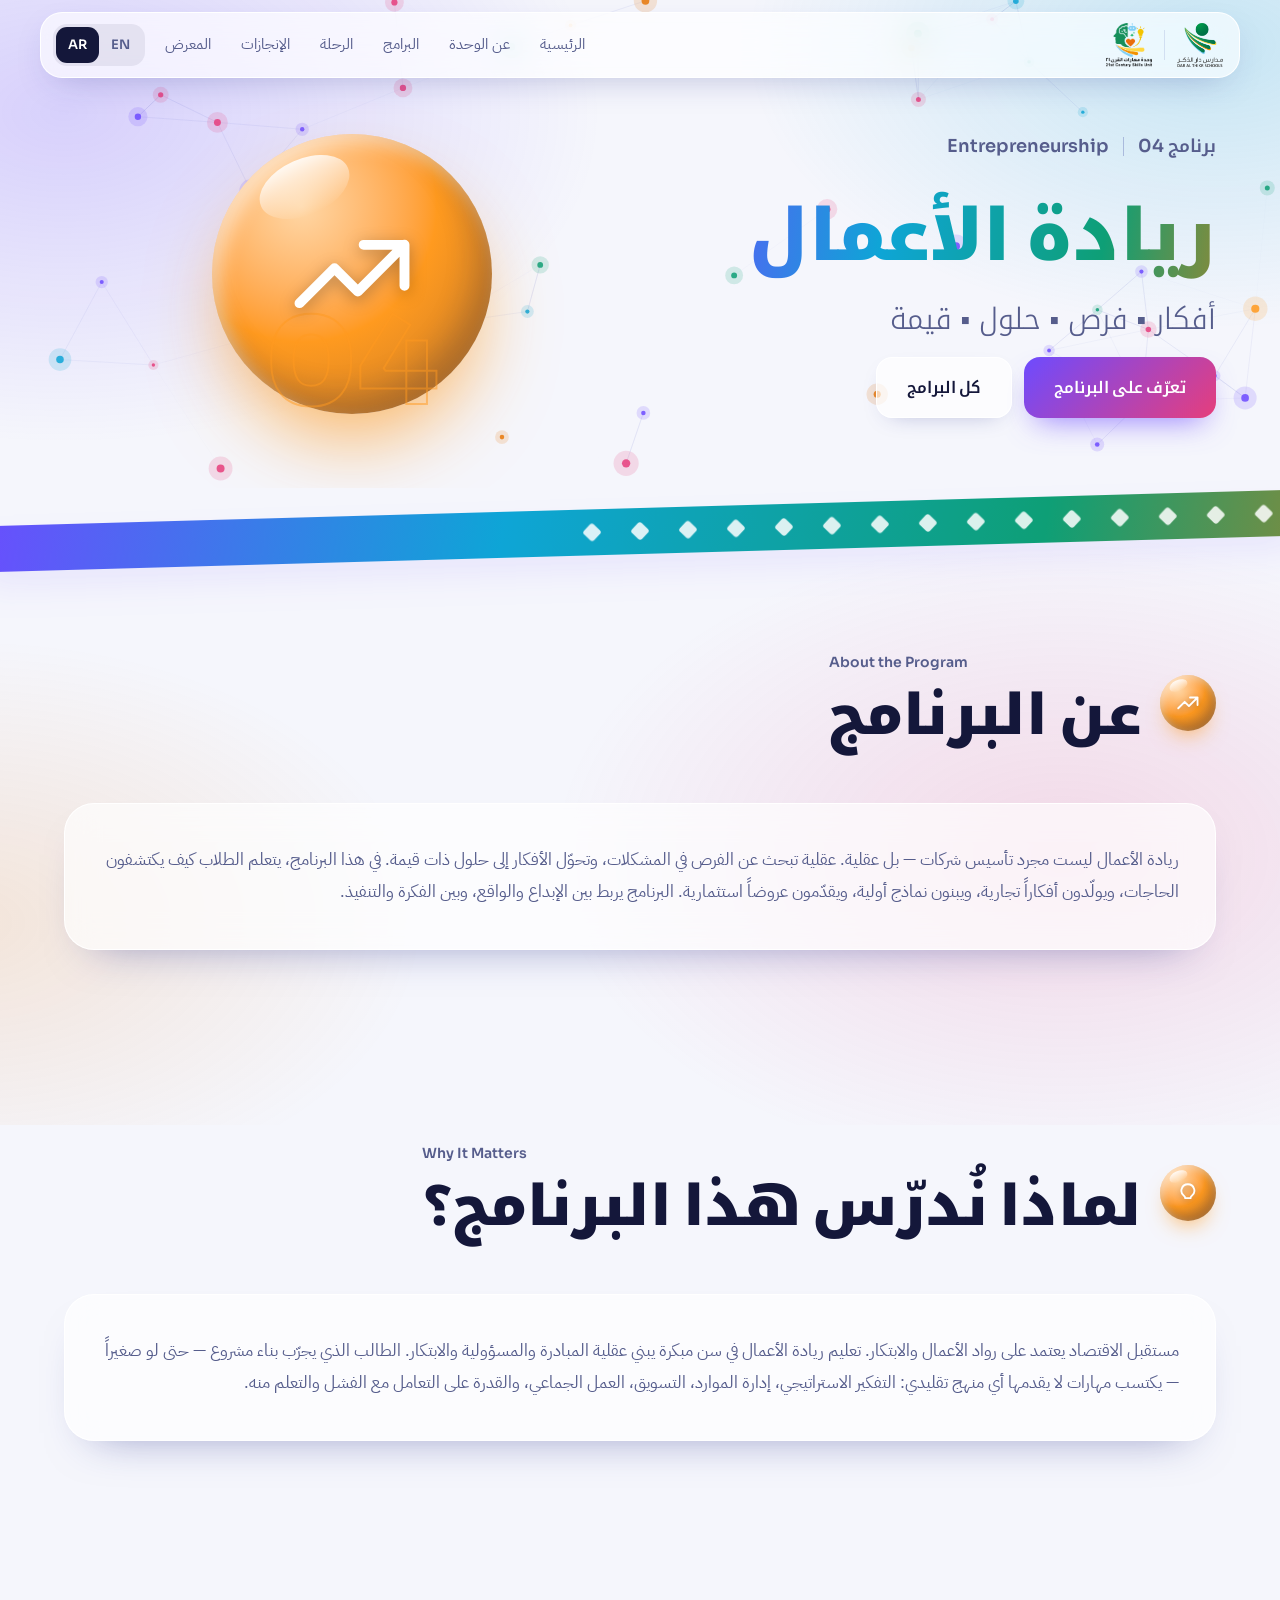
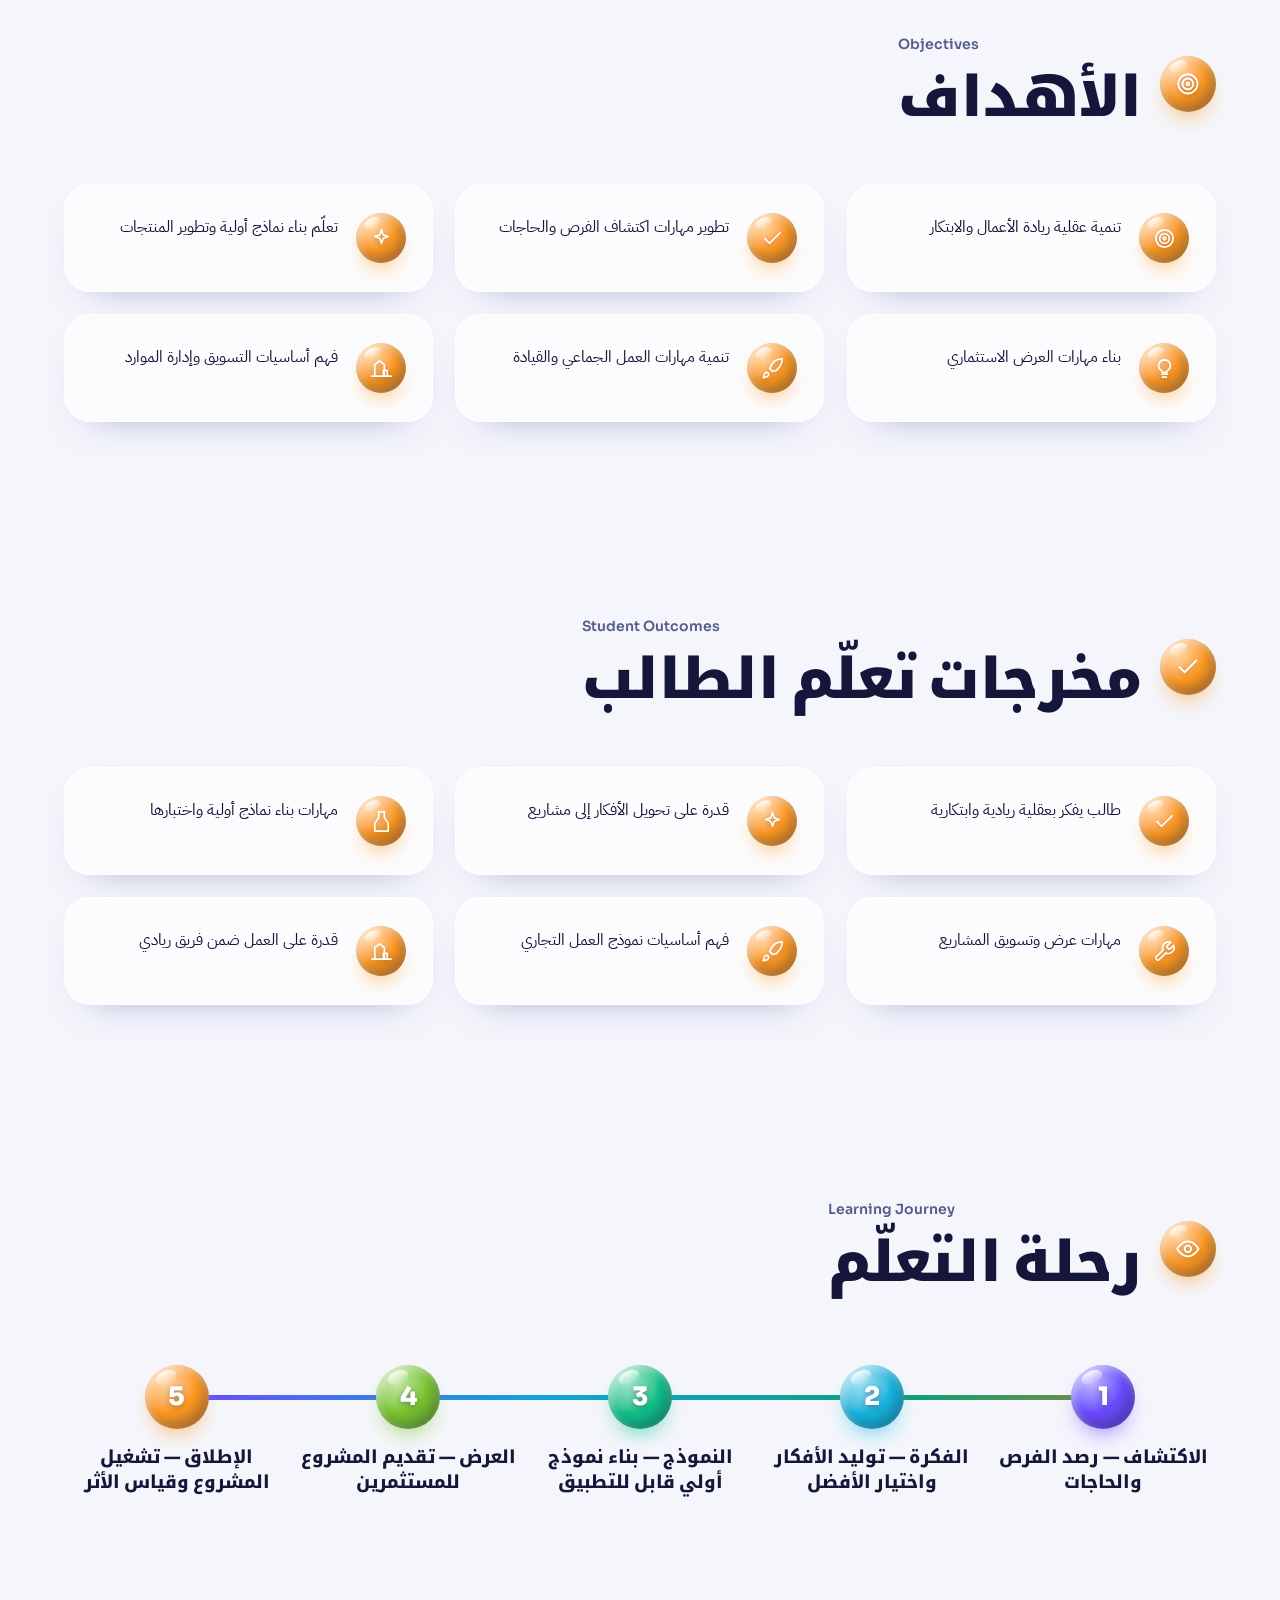
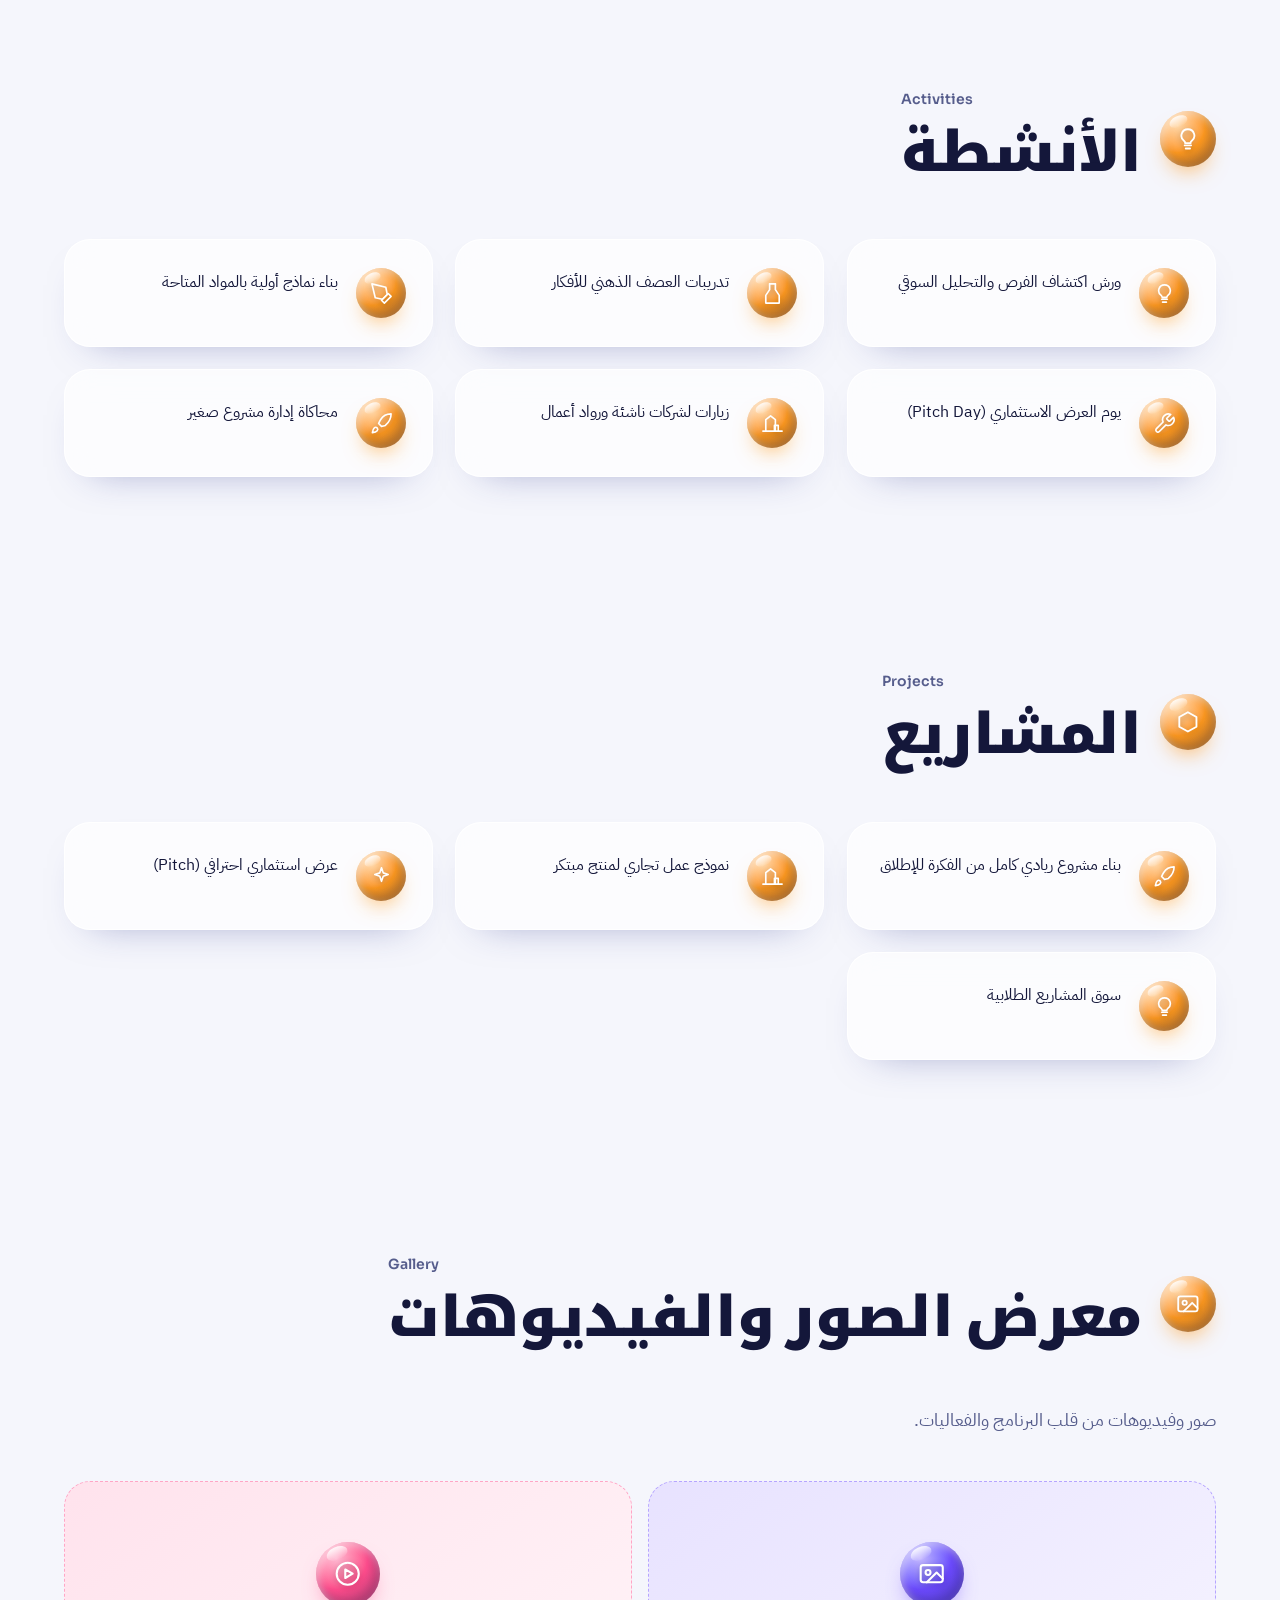
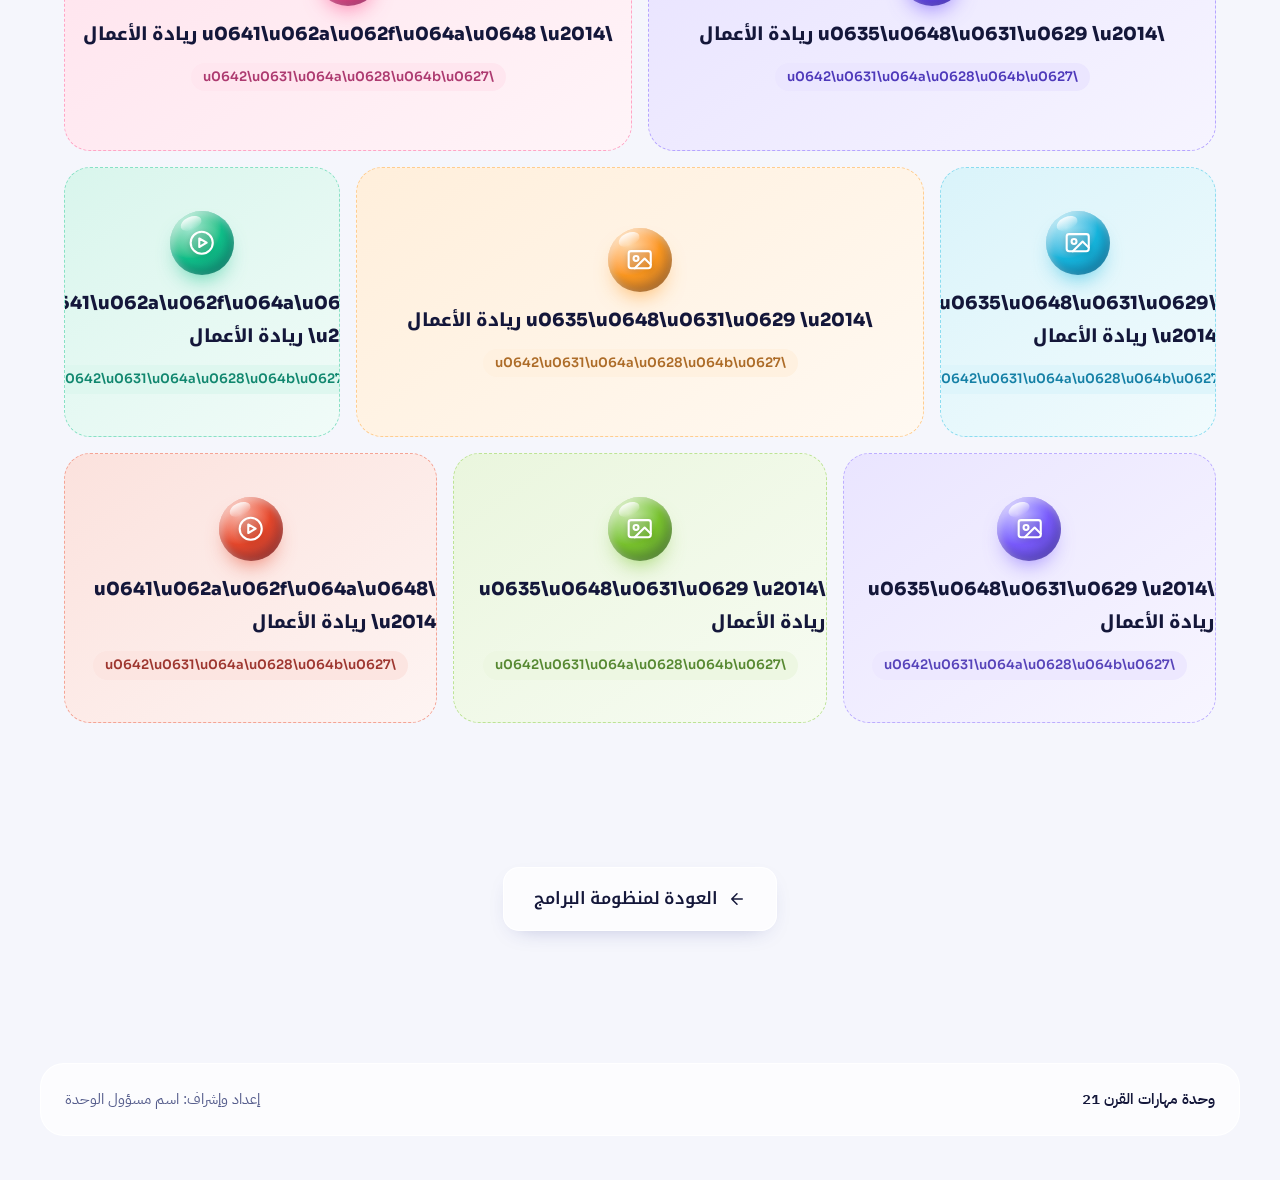
<file: programs/entrepreneurship.html>
<!DOCTYPE html>
<html lang="ar" dir="rtl">
<head>
<meta charset="UTF-8">
<meta name="viewport" content="width=device-width, initial-scale=1">
<title>ريادة الأعمال | وحدة مهارات القرن 21</title>
<meta name="description" content="نقل الطالب من التفكير في الأفكار إلى بناء الحلول، واكتشاف الفرص، وتحويل الأفكار إلى مشاريع ذات قيمة.">
<meta name="theme-color" content="#F5F6FC">
<link rel="preconnect" href="https://fonts.googleapis.com">
<link rel="preconnect" href="https://fonts.gstatic.com" crossorigin>
<link href="https://fonts.googleapis.com/css2?family=IBM+Plex+Sans+Arabic:wght@400;500;600&family=Noto+Kufi+Arabic:wght@300;600;900&family=Sora:wght@400;600;800&display=swap" rel="stylesheet">
<style>

  :root{
    --bg:#F5F6FC;--ink:#14173A;--muted:#565D8C;
    --glass:rgba(255,255,255,.66);--glass-edge:rgba(255,255,255,.95);
    --line:rgba(60,70,160,.14);
    --violet:#6D4BFF;--cyan:#0EA5D6;--green:#0E9F76;--orange:#E8790A;--pink:#E63E7C;
    --foil:linear-gradient(100deg,#6D4BFF 0%,#0EA5D6 20%,#0E9F76 40%,#E8790A 60%,#E63E7C 80%,#6D4BFF 100%);
    --display:'Sora','Noto Kufi Arabic','IBM Plex Sans Arabic',Tahoma,sans-serif;
    --body:'IBM Plex Sans Arabic','Sora',Tahoma,sans-serif;
    --wrap:1200px;--start:right;--flip:1;--fx:-1;
  }
  html[dir="ltr"]{--start:left;--flip:-1;--fx:1}
  *{box-sizing:border-box;margin:0;padding:0}
  html{scroll-behavior:smooth;scroll-padding-top:100px;overflow-x:clip}
  body{font-family:var(--body);background:var(--bg);color:var(--ink);line-height:1.85;font-size:17px;-webkit-font-smoothing:antialiased;overflow-x:clip}
  a{color:inherit;text-decoration:none}
  button{font:inherit;color:inherit;cursor:pointer}
  :focus-visible{outline:3px solid var(--violet);outline-offset:3px;border-radius:10px}
  .wrap{max-width:var(--wrap);margin-inline:auto;padding-inline:24px}
  .aurora{position:fixed;inset:-25%;z-index:-1;pointer-events:none;
    background:radial-gradient(40% 35% at 20% 25%,rgba(109,75,255,.22),transparent 70%),
      radial-gradient(35% 30% at 80% 20%,rgba(14,165,214,.20),transparent 70%),
      radial-gradient(38% 34% at 72% 80%,rgba(230,62,124,.16),transparent 70%),
      radial-gradient(34% 30% at 15% 85%,rgba(232,121,10,.14),transparent 70%);
    animation:drift 28s ease-in-out infinite alternate}
  @keyframes drift{to{transform:translate3d(4%,3%,0) rotate(6deg) scale(1.08)}}
  .nav{position:fixed;top:12px;left:50%;transform:translateX(-50%);z-index:60;
    width:min(1200px,calc(100% - 24px));height:66px;padding-inline:16px 12px;
    display:flex;align-items:center;justify-content:space-between;gap:12px;
    background:var(--glass);backdrop-filter:blur(18px) saturate(1.4);-webkit-backdrop-filter:blur(18px) saturate(1.4);
    border:1px solid var(--glass-edge);border-radius:22px;
    box-shadow:0 12px 36px -16px rgba(40,50,140,.35)}
  .logos{display:flex;align-items:center;gap:12px}
  .logos .sep{width:1px;height:30px;background:var(--line)}
  .logo{position:relative;display:inline-flex;align-items:center;justify-content:center;height:44px;min-width:44px}
  .logo img{height:44px;width:auto;display:block}
  .logo .ph{display:none;font-size:11.5px;line-height:1.3;color:var(--muted);text-align:center;
    border:1.5px dashed rgba(60,70,160,.35);border-radius:11px;padding:5px 10px;white-space:nowrap}
  .logo.missing img{display:none}
  .logo.missing .ph{display:block}
  .nav-right{display:flex;align-items:center;gap:6px}
  .nav-links{display:flex;align-items:center;gap:2px}
  .nav-links a{padding:8px 14px;border-radius:14px;font-size:15px;color:var(--muted);transition:background .2s,color .2s;white-space:nowrap}
  .nav-links a:hover{background:rgba(109,75,255,.09);color:var(--ink)}
  .lang{direction:ltr;display:inline-flex;align-items:center;padding:3px;border:0;border-radius:14px;
    background:rgba(20,23,58,.07);font-family:'Sora',sans-serif;font-weight:600;font-size:13px}
  .lang span{padding:6px 12px;border-radius:11px;color:var(--muted);transition:background .2s,color .2s}
  html[lang="ar"] .lang [data-l="ar"],html[lang="en"] .lang [data-l="en"]{background:var(--ink);color:#fff}
  .burger{display:none;width:44px;height:40px;border:0;border-radius:14px;background:rgba(20,23,58,.07);flex-direction:column;justify-content:center;align-items:center;gap:5px}
  .burger i{display:block;width:18px;height:2px;border-radius:2px;background:var(--ink);transition:transform .25s,opacity .2s}
  .burger[aria-expanded="true"] i:nth-child(1){transform:translateY(7px) rotate(45deg)}
  .burger[aria-expanded="true"] i:nth-child(2){opacity:0}
  .burger[aria-expanded="true"] i:nth-child(3){transform:translateY(-7px) rotate(-45deg)}
  .menu{position:fixed;top:86px;left:50%;transform:translateX(-50%);z-index:59;width:min(1200px,calc(100% - 24px));
    display:grid;gap:2px;padding:10px;border-radius:22px;
    background:rgba(255,255,255,.9);backdrop-filter:blur(18px);-webkit-backdrop-filter:blur(18px);
    border:1px solid var(--glass-edge);box-shadow:0 24px 50px -24px rgba(40,50,140,.5)}
  .menu[hidden]{display:none}
  .menu a{padding:14px 18px;border-radius:14px;font-family:var(--display);font-weight:600;font-size:16px}
  .menu a:hover{background:rgba(109,75,255,.09)}
  @media (min-width:981px){.menu{display:none!important}}
  .hero{position:relative;padding:130px 0 70px;overflow:hidden}
  #fx{position:absolute;inset:0;width:100%;height:100%;pointer-events:none}
  .hero-grid{position:relative;display:grid;grid-template-columns:1fr 1.05fr;gap:28px;align-items:center}
  .hero-text{position:relative;z-index:2}
  .hero h1{font-family:var(--display);font-weight:900;font-size:clamp(38px,5.6vw,78px);line-height:1.32;margin-bottom:12px;text-wrap:balance;
    background-image:var(--foil);background-size:200% 100%;background-repeat:repeat-x;
    -webkit-background-clip:text;background-clip:text;color:transparent;-webkit-text-fill-color:transparent;
    animation:foil 10s linear infinite,rise .9s cubic-bezier(.2,.8,.2,1) both}
  @keyframes foil{to{background-position:200% 0}}
  @keyframes rise{from{opacity:0;transform:translateY(26px);filter:blur(10px)}to{opacity:1;transform:none;filter:none}}
  .hero-sub{display:flex;flex-wrap:wrap;align-items:center;gap:8px 14px;margin-bottom:26px;font-family:var(--display);font-weight:600;color:var(--muted);font-size:clamp(14px,1.4vw,18px);animation:rise .9s .1s cubic-bezier(.2,.8,.2,1) both}
  .hero-sub .vbar{width:1.5px;height:1.1em;background:rgba(60,70,160,.3)}
  .duo{font-family:var(--display);line-height:1.6}
  .duo span{display:block}
  .duo .a{font-weight:300;color:var(--muted)}
  .duo .b{font-weight:900;color:var(--ink)}
  .hero .duo{font-size:clamp(20px,2.3vw,30px);margin-bottom:14px;animation:rise .9s .18s cubic-bezier(.2,.8,.2,1) both}
  .hero .lead{font-size:clamp(16px,1.5vw,19px);color:var(--muted);max-width:33em;margin-bottom:32px;animation:rise .9s .28s cubic-bezier(.2,.8,.2,1) both}
  .btns{display:flex;flex-wrap:wrap;gap:12px;animation:rise .9s .38s cubic-bezier(.2,.8,.2,1) both}
  .btn{display:inline-flex;align-items:center;gap:10px;font-family:var(--display);font-weight:600;font-size:16px;padding:15px 30px;border-radius:16px;transition:transform .2s,box-shadow .2s,background .2s}
  .btn.primary{color:#fff;background:linear-gradient(135deg,var(--violet),var(--pink));box-shadow:0 14px 30px -12px rgba(109,75,255,.7)}
  .btn.primary:hover{transform:translateY(-3px);box-shadow:0 20px 36px -12px rgba(230,62,124,.65)}
  .btn.ghost{background:var(--glass);border:1px solid var(--glass-edge);box-shadow:0 8px 24px -14px rgba(40,50,140,.4)}
  .btn.ghost:hover{background:#fff;transform:translateY(-3px)}
  .p-hero-orb{position:relative;z-index:2;display:grid;place-items:center;animation:rise .9s .2s cubic-bezier(.2,.8,.2,1) both}
  .p-hero-orb .ball{position:relative;display:grid;place-items:center;width:280px;height:280px;border-radius:50%;
    background:radial-gradient(circle at 32% 26%,color-mix(in srgb,var(--c) 40%,#fff) 0%,var(--c) 48%,color-mix(in srgb,var(--c) 72%,#14173A) 100%);
    box-shadow:0 40px 80px -20px color-mix(in srgb,var(--c) 75%,transparent),inset -14px -18px 30px rgba(20,23,58,.22),inset 8px 10px 18px rgba(255,255,255,.55)}
  .p-hero-orb .ball::after{content:"";position:absolute;top:9%;left:16%;width:34%;height:20%;border-radius:50%;background:linear-gradient(180deg,rgba(255,255,255,.85),rgba(255,255,255,0));transform:rotate(-24deg)}
  .p-hero-orb .ball svg{position:relative;z-index:1;width:50%;height:50%;stroke:#fff;fill:none;stroke-width:1.7;stroke-linecap:round;stroke-linejoin:round;filter:drop-shadow(0 4px 8px rgba(0,0,0,.28))}
  .p-hero-orb .pnum{position:absolute;bottom:-10px;font-family:var(--display);font-weight:900;font-size:120px;line-height:1;color:transparent;-webkit-text-stroke:2px color-mix(in srgb,var(--c) 50%,transparent);direction:ltr;pointer-events:none}
  .band{position:relative;z-index:3;transform:rotate(-1.6deg);margin:20px -3% 0;padding:16px 0;overflow:hidden;
    background:var(--foil);background-size:200% 100%;background-repeat:repeat-x;animation:foil 16s linear infinite;
    box-shadow:0 18px 40px -20px rgba(109,75,255,.6)}
  .track{display:flex;width:max-content;direction:ltr;animation:marq 42s linear infinite}
  .track span{display:inline-flex;align-items:center;gap:34px;padding-inline-end:34px;font-family:var(--display);font-weight:900;font-size:clamp(24px,3.4vw,44px);line-height:1.4;color:#fff;white-space:nowrap;direction:rtl}
  html[dir="ltr"] .track span{direction:ltr}
  .track span::after{content:"";width:14px;height:14px;background:rgba(255,255,255,.85);transform:rotate(45deg);border-radius:3px}
  @keyframes marq{to{transform:translateX(-50%)}}
  section{padding:96px 0}
  .sec-title{font-family:var(--display);font-weight:900;font-size:clamp(30px,4.4vw,56px);line-height:1.4;margin-bottom:14px;text-wrap:balance}
  .sec-sub{color:var(--muted);max-width:40em;font-size:clamp(16px,1.4vw,18.5px)}
  .sec-head{display:flex;align-items:center;gap:18px;margin-bottom:48px}
  .sec-head .gorb{--sz:56px;flex:none}
  .sec-head .sec-title{margin-bottom:0}
  .sec-head .en{font-family:var(--display);font-weight:600;font-size:14px;color:var(--muted);direction:ltr}
  .gorb{--sz:56px;position:relative;display:grid;place-items:center;width:var(--sz);height:var(--sz);border-radius:50%;flex:none;
    background:radial-gradient(circle at 32% 26%,color-mix(in srgb,var(--c) 40%,#fff) 0%,var(--c) 48%,color-mix(in srgb,var(--c) 72%,#14173A) 100%);
    box-shadow:0 12px 22px -10px color-mix(in srgb,var(--c) 75%,transparent),inset -5px -7px 12px rgba(20,23,58,.22),inset 3px 4px 8px rgba(255,255,255,.55)}
  .gorb::after{content:"";position:absolute;top:9%;left:16%;width:34%;height:20%;border-radius:50%;background:linear-gradient(180deg,rgba(255,255,255,.85),rgba(255,255,255,0));transform:rotate(-24deg)}
  .gorb svg{position:relative;z-index:1;width:46%;height:46%;stroke:#fff;fill:none;stroke-width:1.7;stroke-linecap:round;stroke-linejoin:round;filter:drop-shadow(0 2px 3px rgba(0,0,0,.28))}
  .gorb b{position:relative;z-index:1;font-family:var(--display);font-weight:900;font-size:calc(var(--sz) * .4);color:#fff;text-shadow:0 2px 6px rgba(20,23,58,.35);direction:ltr}
  .info-card{display:flex;flex-direction:column;gap:18px;padding:40px 36px;border-radius:30px;
    background:var(--glass);backdrop-filter:blur(16px);-webkit-backdrop-filter:blur(16px);
    border:1px solid var(--glass-edge);box-shadow:0 22px 46px -30px rgba(40,50,140,.55);
    --rx:0deg;--ry:0deg;--ty:0px;--mx:50%;--my:0%;
    transform:perspective(900px) rotateX(var(--rx)) rotateY(var(--ry)) translateY(var(--ty));
    transition:transform .25s ease-out,box-shadow .3s,border-color .3s;isolation:isolate;overflow:hidden}
  .info-card::before{content:"";position:absolute;inset:0;z-index:-1;opacity:0;transition:opacity .3s;
    background:radial-gradient(360px circle at var(--mx,50%) var(--my,0%),color-mix(in srgb,var(--c) 22%,transparent),transparent 70%)}
  @media(hover:hover){.info-card:hover{--ty:-8px;border-color:color-mix(in srgb,var(--c) 50%,#fff);box-shadow:0 34px 60px -28px var(--c)}.info-card:hover::before{opacity:1}}
  .info-card .gorb{--sz:72px}
  .info-card h3{font-family:var(--display);font-weight:900;font-size:clamp(22px,2.2vw,29px);line-height:1.45}
  .info-card p{color:var(--muted);font-size:17px;line-height:1.9}
  .list-grid{display:grid;grid-template-columns:repeat(auto-fit,minmax(300px,1fr));gap:22px;margin-top:48px}
  .lcard{position:relative;display:flex;gap:18px;align-items:flex-start;padding:28px 26px;border-radius:26px;
    background:var(--glass);backdrop-filter:blur(14px);-webkit-backdrop-filter:blur(14px);
    border:1px solid var(--glass-edge);box-shadow:0 18px 40px -28px rgba(40,50,140,.5);
    --rx:0deg;--ry:0deg;--ty:0px;--mx:50%;--my:0%;
    transform:perspective(900px) rotateX(var(--rx)) rotateY(var(--ry)) translateY(var(--ty));
    transition:transform .25s ease-out,box-shadow .3s,border-color .3s;isolation:isolate;overflow:hidden}
  .lcard::before{content:"";position:absolute;inset:0;z-index:-1;opacity:0;transition:opacity .3s;
    background:radial-gradient(280px circle at var(--mx,50%) var(--my,0%),color-mix(in srgb,var(--c) 20%,transparent),transparent 70%)}
  @media(hover:hover){.lcard:hover{--ty:-6px;border-color:color-mix(in srgb,var(--c) 50%,#fff);box-shadow:0 26px 44px -26px var(--c)}.lcard:hover::before{opacity:1}}
  .lcard .gorb{--sz:50px}
  .lcard p{font-size:16px;line-height:1.8;color:var(--ink)}
  .journey{position:relative;list-style:none;display:grid;grid-template-columns:repeat(5,1fr);gap:6px;margin-top:64px}
  .journey::before{content:"";position:absolute;top:30px;inset-inline:calc(100% / 10);height:5px;border-radius:5px;
    background:var(--foil);background-size:200% 100%;background-repeat:repeat-x;
    transform:scaleX(0);transform-origin:var(--start) center;transition:transform 1.6s cubic-bezier(.6,0,.2,1)}
  .journey.on::before{transform:scaleX(1);animation:foil 12s linear infinite}
  .step{position:relative;display:flex;flex-direction:column;align-items:center;gap:16px;text-align:center}
  .step .gorb{--sz:64px;transform:scale(.3);opacity:0;transition:transform .7s cubic-bezier(.2,1.5,.4,1),opacity .4s;transition-delay:calc(var(--i) * .18s + .25s)}
  .step .s-label{font-family:var(--display);font-weight:800;font-size:clamp(14px,1.4vw,18px);line-height:1.4;opacity:0;transition:opacity .5s;transition-delay:calc(var(--i) * .18s + .45s)}
  .journey.on .gorb{transform:none;opacity:1}
  .journey.on .s-label{opacity:1}
  .bento{display:grid;grid-template-columns:repeat(12,1fr);grid-auto-rows:270px;gap:16px;margin-top:44px}
  .b-tile{position:relative;grid-column:span var(--span);display:flex;flex-direction:column;align-items:center;justify-content:center;gap:12px;
    padding:0;border:0;border-radius:26px;overflow:hidden;background:#e6e8f7;box-shadow:0 18px 38px -24px rgba(40,50,140,.6);font-family:var(--display)}
  .b-tile.ph{background:linear-gradient(145deg,color-mix(in srgb,var(--c) 16%,#fff),color-mix(in srgb,var(--c) 6%,#fff));border:1px dashed color-mix(in srgb,var(--c) 50%,#fff);box-shadow:none}
  .b-tile.ph b{font-weight:800;font-size:18px}
  .b-tile.ph .soon{font-size:13px;font-weight:600;color:color-mix(in srgb,var(--c) 65%,#14173A);background:color-mix(in srgb,var(--c) 14%,#fff);padding:2px 12px;border-radius:999px}
  .b-tile img{position:absolute;inset:0;width:100%;height:100%;object-fit:cover;transition:transform .7s}
  button.b-tile:hover img{transform:scale(1.06)}
  .b-tile .cap{position:absolute;inset-inline:0;bottom:0;padding:44px 18px 16px;color:#fff;font-weight:600;font-size:15px;text-align:start;background:linear-gradient(180deg,transparent,rgba(20,23,58,.82))}
  .b-tile .play{position:absolute;top:50%;left:50%;translate:-50% -50%;width:66px;height:66px;display:grid;place-items:center;border-radius:50%;background:rgba(255,255,255,.88);box-shadow:0 12px 28px -10px rgba(20,23,58,.6)}
  .b-tile .play svg{width:34px;height:34px;stroke:var(--ink);fill:none;stroke-width:1.8;stroke-linecap:round;stroke-linejoin:round}
  button.b-tile{cursor:zoom-in}
  .lightbox{position:fixed;inset:0;z-index:100;display:flex;align-items:center;justify-content:center;padding:24px;background:rgba(245,246,252,.9);backdrop-filter:blur(14px);-webkit-backdrop-filter:blur(14px)}
  .lightbox[hidden]{display:none}
  .lightbox figure{max-width:min(1100px,92vw);text-align:center}
  .lightbox img{max-width:100%;max-height:78vh;border-radius:22px;box-shadow:0 30px 70px -30px rgba(20,23,58,.6)}
  .lightbox video{max-width:100%;max-height:78vh;border-radius:22px;background:#000;box-shadow:0 30px 70px -30px rgba(20,23,58,.6)}
  .lightbox iframe{border:0;border-radius:22px;box-shadow:0 30px 70px -30px rgba(20,23,58,.6)}
  .lightbox figcaption{margin-top:14px;font-weight:600}
  .lightbox .x{position:absolute;top:18px;inset-inline-end:18px;width:46px;height:46px;border-radius:50%;border:0;background:var(--ink);color:#fff;font-size:22px;line-height:1}
  .back-section{padding:48px 0 96px;text-align:center}
  .back-section .btn{font-size:17px}
  footer{padding:36px 0 44px;color:var(--muted);font-size:15px}
  footer .wrap{display:flex;flex-wrap:wrap;justify-content:space-between;align-items:center;gap:16px;padding-block:22px;border-radius:24px;background:var(--glass);border:1px solid var(--glass-edge)}
  footer b{color:var(--ink);font-weight:600}
  @media(max-width:1080px){.nav-links a{padding:8px 10px;font-size:14px}}
  @media(max-width:980px){
    .hero{padding-top:110px}
    .hero-grid{grid-template-columns:1fr;gap:10px}
    .hero-text{text-align:center}
    .hero-sub{justify-content:center}
    .hero .lead{margin-inline:auto}
    .btns{justify-content:center}
    .p-hero-orb{order:-1}
    .p-hero-orb .ball{width:200px;height:200px}
    .p-hero-orb .pnum{font-size:80px}
    .nav-links{display:none}
    .burger{display:inline-flex}
    .journey{grid-template-columns:1fr;gap:26px;margin-top:44px}
    .journey::before{top:32px;bottom:32px;height:auto;width:5px;inset-inline:auto;inset-inline-start:30px;transform:scaleY(0);transform-origin:center top}
    .journey.on::before{transform:scaleY(1)}
    .step{flex-direction:row;text-align:start;gap:20px}
  }
  @media(max-width:620px){
    body{font-size:16px}
    section{padding:64px 0}
    .list-grid{grid-template-columns:1fr}
    .logo,.logo img{height:38px}
    .nav{height:60px}
    .band{padding:12px 0}
    .bento{grid-auto-rows:230px}
    .b-tile{grid-column:span 12}
  }
  @media(prefers-reduced-motion:reduce){
    html{scroll-behavior:auto}
    *,*::before,*::after{animation:none!important;transition:none!important}
    .journey::before{transform:none}
    .step .gorb,.step .s-label{opacity:1;transform:none}
  }

</style>
</head>
<body>
<div class="aurora" aria-hidden="true"></div>

<!-- Nav -->
<header class="nav">
  <div class="logos">
    <a href="../index.html" class="logo"><img src="../assets/school-logo.png" alt="School logo" onerror="this.parentNode.classList.add('missing')"><span class="ph">School<br>Logo</span></a>
    <span class="sep" aria-hidden="true"></span>
    <a href="../index.html" class="logo"><img src="../assets/unit-logo.png" alt="Unit logo" onerror="this.parentNode.classList.add('missing')"><span class="ph">Unit<br>Logo</span></a>
  </div>
  <div class="nav-right">
    <nav class="nav-links" aria-label="Main">
      <a href="../index.html" data-t="nav.home"></a>
      <a href="../index.html#about" data-t="nav.about"></a>
      <a href="../index.html#programs" data-t="nav.programs"></a>
      <a href="../index.html#journey" data-t="nav.journey"></a>
      <a href="../index.html#achievements" data-t="nav.achievements"></a>
      <a href="../index.html#gallery" data-t="nav.gallery"></a>
    </nav>
    <button class="lang" id="langBtn" type="button" aria-label="Change language / تغيير اللغة"><span data-l="ar">AR</span><span data-l="en">EN</span></button>
    <button class="burger" id="burger" type="button" aria-expanded="false" aria-controls="menu" aria-label="Menu"><i></i><i></i><i></i></button>
  </div>
</header>

<!-- Mobile menu -->
<nav class="menu" id="menu" aria-label="Menu" hidden>
  <a href="../index.html" data-t="nav.home"></a>
  <a href="../index.html#about" data-t="nav.about"></a>
  <a href="../index.html#programs" data-t="nav.programs"></a>
  <a href="../index.html#journey" data-t="nav.journey"></a>
  <a href="../index.html#achievements" data-t="nav.achievements"></a>
  <a href="../index.html#gallery" data-t="nav.gallery"></a>
</nav>

<main>
<!-- Hero -->
<section class="hero" id="top">
  <canvas id="fx" aria-hidden="true"></canvas>
  <div class="wrap hero-grid">
    <div class="hero-text">
      <p class="hero-sub"><span data-t="hero.num"></span><i class="vbar" aria-hidden="true"></i><span data-t="hero.altName" data-alt-lang></span></p>
      <h1 data-t="hero.name"></h1>
      <p class="duo"><span class="a" data-t="hero.tagline"></span></p>
      <div class="btns">
        <a class="btn primary" href="#about" data-t="hero.cta1"></a>
        <a class="btn ghost" href="../index.html#programs" data-t="hero.cta2"></a>
      </div>
    </div>
    <div class="p-hero-orb" style="--c:#FF9A1F">
      <div class="ball">
        <svg viewBox="0 0 24 24" aria-hidden="true"><path d="M3 17l6-6 4 4 8-8M14 7h7v7"/></svg>
        <span class="pnum">04</span>
      </div>
    </div>
  </div>
</section>

<!-- Skills band -->
<div class="band" aria-hidden="true"><div class="track" id="track"></div></div>

<!-- About -->
<section id="about">
  <div class="wrap">
    <div class="sec-head">
      <span class="gorb" style="--c:#FF9A1F"><svg viewBox="0 0 24 24" aria-hidden="true"><path d="M3 17l6-6 4 4 8-8M14 7h7v7"/></svg></span>
      <div><div class="en" data-t="about.en"></div><h2 class="sec-title" data-t="about.title"></h2></div>
    </div>
    <div class="info-card" style="--c:#FF9A1F">
      <p data-t="about.desc"></p>
    </div>
  </div>
</section>

<!-- Why -->
<section id="why">
  <div class="wrap">
    <div class="sec-head">
      <span class="gorb" style="--c:#FF9A1F"><svg viewBox="0 0 24 24" aria-hidden="true"><path d="M12 3a6 6 0 0 0-3.5 10.9c.6.5 1 1.2 1 2.1h5c0-.9.4-1.6 1-2.1A6 6 0 0 0 12 3z"/></svg></span>
      <div><div class="en" data-t="why.en"></div><h2 class="sec-title" data-t="why.title"></h2></div>
    </div>
    <div class="info-card" style="--c:#FF9A1F">
      <p data-t="why.desc"></p>
    </div>
  </div>
</section>

<!-- Objectives -->
<section id="objectives">
  <div class="wrap">
    <div class="sec-head">
      <span class="gorb" style="--c:#FF9A1F"><svg viewBox="0 0 24 24" aria-hidden="true"><circle cx="12" cy="12" r="9"/><circle cx="12" cy="12" r="5"/><circle cx="12" cy="12" r="1.4"/></svg></span>
      <div><div class="en" data-t="objectives.en"></div><h2 class="sec-title" data-t="objectives.title"></h2></div>
    </div>
    <div class="list-grid" id="objGrid"></div>
  </div>
</section>

<!-- Outcomes -->
<section id="outcomes">
  <div class="wrap">
    <div class="sec-head">
      <span class="gorb" style="--c:#FF9A1F"><svg viewBox="0 0 24 24" aria-hidden="true"><path d="M20 6L9 17l-5-5"/></svg></span>
      <div><div class="en" data-t="outcomes.en"></div><h2 class="sec-title" data-t="outcomes.title"></h2></div>
    </div>
    <div class="list-grid" id="outGrid"></div>
  </div>
</section>

<!-- Learning Journey -->
<section id="journey">
  <div class="wrap">
    <div class="sec-head">
      <span class="gorb" style="--c:#FF9A1F"><svg viewBox="0 0 24 24" aria-hidden="true"><path d="M2 12s4-7 10-7 10 7 10 7-4 7-10 7S2 12 2 12z"/><circle cx="12" cy="12" r="3"/></svg></span>
      <div><div class="en" data-t="journey.en"></div><h2 class="sec-title" data-t="journey.title"></h2></div>
    </div>
    <ol class="journey" id="journeyList"></ol>
  </div>
</section>

<!-- Activities -->
<section id="activities">
  <div class="wrap">
    <div class="sec-head">
      <span class="gorb" style="--c:#FF9A1F"><svg viewBox="0 0 24 24" aria-hidden="true"><path d="M9 18h6M10 21h4M12 3a6 6 0 0 0-3.5 10.9c.6.5 1 1.2 1 2.1h5c0-.9.4-1.6 1-2.1A6 6 0 0 0 12 3z"/></svg></span>
      <div><div class="en" data-t="activities.en"></div><h2 class="sec-title" data-t="activities.title"></h2></div>
    </div>
    <div class="list-grid" id="actGrid"></div>
  </div>
</section>

<!-- Projects -->
<section id="projects">
  <div class="wrap">
    <div class="sec-head">
      <span class="gorb" style="--c:#FF9A1F"><svg viewBox="0 0 24 24" aria-hidden="true"><path d="M12 3l8 4.5v9L12 21l-8-4.5v-9z"/></svg></span>
      <div><div class="en" data-t="projects.en"></div><h2 class="sec-title" data-t="projects.title"></h2></div>
    </div>
    <div class="list-grid" id="projGrid"></div>
  </div>
</section>

<!-- Gallery -->
<section id="gallery">
  <div class="wrap">
    <div class="sec-head">
      <span class="gorb" style="--c:#FF9A1F"><svg viewBox="0 0 24 24" aria-hidden="true"><rect x="3" y="5" width="18" height="14" rx="2"/><circle cx="9" cy="11" r="2"/><path d="M21 16l-5-5-8 8"/></svg></span>
      <div><div class="en" data-t="gallery.en"></div><h2 class="sec-title" data-t="gallery.title"></h2></div>
    </div>
    <p class="sec-sub" data-t="gallery.sub"></p>
    <div class="bento" id="bento"></div>
  </div>
</section>

<!-- Back -->
<section class="back-section">
  <div class="wrap">
    <a class="btn ghost" href="../index.html#programs">
      <svg viewBox="0 0 24 24" width="18" height="18" fill="none" stroke="currentColor" stroke-width="2" stroke-linecap="round" stroke-linejoin="round" style="transform:scaleX(var(--flip))"><path d="M19 12H5M12 19l-7-7 7-7"/></svg>
      <span data-t="back"></span>
    </a>
  </div>
</section>

<!-- Lightbox -->
<div class="lightbox" id="mediaBox" hidden><button class="x" aria-label="إغلاق">×</button><figure id="mediaFig"></figure></div>
</main>

<footer>
  <div class="wrap">
    <div><b data-t="footer.name"></b></div>
    <div data-t="footer.by"></div>
  </div>
</footer>

<script>

const I18N = {"ar": {"meta": {"title": "ريادة الأعمال | وحدة مهارات القرن 21", "description": "نقل الطالب من التفكير في الأفكار إلى بناء الحلول، واكتشاف الفرص، وتحويل الأفكار إلى مشاريع ذات قيمة."}, "nav": {"home": "الرئيسية", "about": "عن الوحدة", "why": "لماذا الوحدة؟", "programs": "البرامج", "journey": "الرحلة", "achievements": "الإنجازات", "gallery": "المعرض"}, "hero": {"name": "ريادة الأعمال", "altName": "Entrepreneurship", "num": "برنامج 04", "tagline": "أفكار • فرص • حلول • قيمة", "cta1": "تعرّف على البرنامج", "cta2": "كل البرامج"}, "about": {"title": "عن البرنامج", "en": "About the Program", "desc": "ريادة الأعمال ليست مجرد تأسيس شركات — بل عقلية. عقلية تبحث عن الفرص في المشكلات، وتحوّل الأفكار إلى حلول ذات قيمة. في هذا البرنامج، يتعلم الطلاب كيف يكتشفون الحاجات، ويولّدون أفكاراً تجارية، ويبنون نماذج أولية، ويقدّمون عروضاً استثمارية. البرنامج يربط بين الإبداع والواقع، وبين الفكرة والتنفيذ."}, "why": {"title": "لماذا نُدرّس هذا البرنامج؟", "en": "Why It Matters", "desc": "مستقبل الاقتصاد يعتمد على رواد الأعمال والابتكار. تعليم ريادة الأعمال في سن مبكرة يبني عقلية المبادرة والمسؤولية والابتكار. الطالب الذي يجرّب بناء مشروع — حتى لو صغيراً — يكتسب مهارات لا يقدمها أي منهج تقليدي: التفكير الاستراتيجي، إدارة الموارد، التسويق، العمل الجماعي، والقدرة على التعامل مع الفشل والتعلم منه."}, "objectives": {"title": "الأهداف", "en": "Objectives", "items": ["تنمية عقلية ريادة الأعمال والابتكار", "تطوير مهارات اكتشاف الفرص والحاجات", "تعلّم بناء نماذج أولية وتطوير المنتجات", "بناء مهارات العرض الاستثماري", "تنمية مهارات العمل الجماعي والقيادة", "فهم أساسيات التسويق وإدارة الموارد"]}, "outcomes": {"title": "مخرجات تعلّم الطالب", "en": "Student Outcomes", "items": ["طالب يفكر بعقلية ريادية وابتكارية", "قدرة على تحويل الأفكار إلى مشاريع", "مهارات بناء نماذج أولية واختبارها", "مهارات عرض وتسويق المشاريع", "فهم أساسيات نموذج العمل التجاري", "قدرة على العمل ضمن فريق ريادي"]}, "journey": {"title": "رحلة التعلّم", "en": "Learning Journey", "steps": ["الاكتشاف — رصد الفرص والحاجات", "الفكرة — توليد الأفكار واختيار الأفضل", "النموذج — بناء نموذج أولي قابل للتطبيق", "العرض — تقديم المشروع للمستثمرين", "الإطلاق — تشغيل المشروع وقياس الأثر"]}, "activities": {"title": "الأنشطة", "en": "Activities", "items": ["ورش اكتشاف الفرص والتحليل السوقي", "تدريبات العصف الذهني للأفكار", "بناء نماذج أولية بالمواد المتاحة", "يوم العرض الاستثماري (Pitch Day)", "زيارات لشركات ناشئة ورواد أعمال", "محاكاة إدارة مشروع صغير"]}, "projects": {"title": "المشاريع", "en": "Projects", "items": ["بناء مشروع ريادي كامل من الفكرة للإطلاق", "نموذج عمل تجاري لمنتج مبتكر", "عرض استثماري احترافي (Pitch)", "سوق المشاريع الطلابية"]}, "gallery": {"title": "معرض الصور والفيديوهات", "en": "Gallery", "sub": "صور وفيديوهات من قلب البرنامج والفعاليات."}, "back": "العودة لمنظومة البرامج", "footer": {"name": "وحدة مهارات القرن 21", "by": "إعداد وإشراف: اسم مسؤول الوحدة"}, "band": ["التفكير الناقد", "الإبداع", "التعاون", "التواصل", "حل المشكلات", "الابتكار", "ريادة الأعمال", "القيادة"]}, "en": {"meta": {"title": "Entrepreneurship | 21st Century Skills Unit", "description": "Moving students from thinking about ideas to building solutions, discovering opportunities, and turning ideas into projects of value."}, "nav": {"home": "Home", "about": "About", "why": "Why?", "programs": "Programs", "journey": "Journey", "achievements": "Achievements", "gallery": "Gallery"}, "hero": {"name": "Entrepreneurship", "altName": "ريادة الأعمال", "num": "Program 04", "tagline": "Ideas • Opportunities • Solutions • Value", "cta1": "Learn More", "cta2": "All Programs"}, "about": {"title": "About the Program", "en": "About the Program", "desc": "Entrepreneurship is not just about starting companies — it's a mindset. A mindset that seeks opportunities in problems and turns ideas into valuable solutions. In this program, students learn how to discover needs, generate business ideas, build prototypes, and pitch to investors. The program bridges creativity and reality, between idea and execution."}, "why": {"title": "Why We Teach This Program", "en": "Why It Matters", "desc": "The future of the economy depends on entrepreneurs and innovation. Teaching entrepreneurship at an early age builds a mindset of initiative, responsibility, and innovation. A student who tries building a project — even a small one — gains skills that no traditional curriculum offers: strategic thinking, resource management, marketing, teamwork, and the ability to deal with failure and learn from it."}, "objectives": {"title": "Objectives", "en": "Objectives", "items": ["Developing an entrepreneurial and innovation mindset", "Developing opportunity and need discovery skills", "Learning to build prototypes and develop products", "Building pitch and presentation skills", "Developing teamwork and leadership skills", "Understanding the basics of marketing and resource management"]}, "outcomes": {"title": "Student Outcomes", "en": "Student Outcomes", "items": ["A student who thinks with an entrepreneurial and innovative mindset", "Ability to turn ideas into projects", "Skills in building and testing prototypes", "Project presentation and marketing skills", "Understanding the basics of business models", "Ability to work within an entrepreneurial team"]}, "journey": {"title": "Learning Journey", "en": "Learning Journey", "steps": ["Discovery — spotting opportunities and needs", "Idea — generating ideas and selecting the best", "Prototype — building a workable prototype", "Pitch — presenting the project to investors", "Launch — running the project and measuring impact"]}, "activities": {"title": "Activities", "en": "Activities", "items": ["Opportunity discovery and market analysis workshops", "Brainstorming exercises for ideas", "Building prototypes with available materials", "Pitch Day — investment presentation", "Visits to startups and entrepreneurs", "Small project management simulation"]}, "projects": {"title": "Projects", "en": "Projects", "items": ["Building a complete entrepreneurial project from idea to launch", "A business model for an innovative product", "A professional pitch presentation", "A student projects marketplace"]}, "gallery": {"title": "Gallery", "en": "Gallery", "sub": "Photos and videos from the heart of the program and events."}, "back": "Back to Programs", "footer": {"name": "21st Century Skills Unit", "by": "Prepared and supervised by: Unit Lead Name"}, "band": ["Critical Thinking", "Creativity", "Collaboration", "Communication", "Problem Solving", "Innovation", "Entrepreneurship", "Leadership"]}};
const PROGRAM_COLOR = "#FF9A1F";
const OBJ_ICONS = ["<circle cx=\"12\" cy=\"12\" r=\"9\"/><circle cx=\"12\" cy=\"12\" r=\"5\"/><circle cx=\"12\" cy=\"12\" r=\"1.4\"/>", "<path d=\"M20 6L9 17l-5-5\"/>", "<path d=\"M12 3l1.8 5.2L19 10l-5.2 1.8L12 17l-1.8-5.2L5 10l5.2-1.8z\"/>", "<path d=\"M9 18h6M10 21h4M12 3a6 6 0 0 0-3.5 10.9c.6.5 1 1.2 1 2.1h5c0-.9.4-1.6 1-2.1A6 6 0 0 0 12 3z\"/>", "<path d=\"M4.5 16.5c-1.5 1.26-2 5-2 5s3.74-.5 5-2c.71-.84.7-2.13-.09-2.91a2.18 2.18 0 0 0-2.91 0z\"/><path d=\"M12 15l-3-3a22 22 0 0 1 2-3.95A12.88 12.88 0 0 1 22 2c0 2.72-.78 7.5-6 12a22.35 22.35 0 0 1-4 1z\"/>", "<path d=\"M2 20h20M5 20V8l5-4 5 4v12M14 20v-6h4v6\"/>"];
const OUT_ICONS = ["<path d=\"M20 6L9 17l-5-5\"/>", "<path d=\"M12 3l1.8 5.2L19 10l-5.2 1.8L12 17l-1.8-5.2L5 10l5.2-1.8z\"/>", "<path d=\"M9 2v6l-4 6v8h14v-8l-4-6V2\"/><path d=\"M9 2h6\"/>", "<path d=\"M14.7 6.3a1 1 0 0 0 0 1.4l1.6 1.6a1 1 0 0 0 1.4 0l3.77-3.77a6 6 0 0 1-7.94 7.94l-6.91 6.91a2.12 2.12 0 0 1-3-3l6.91-6.91a6 6 0 0 1 7.94-7.94l-3.76 3.76z\"/>", "<path d=\"M4.5 16.5c-1.5 1.26-2 5-2 5s3.74-.5 5-2c.71-.84.7-2.13-.09-2.91a2.18 2.18 0 0 0-2.91 0z\"/><path d=\"M12 15l-3-3a22 22 0 0 1 2-3.95A12.88 12.88 0 0 1 22 2c0 2.72-.78 7.5-6 12a22.35 22.35 0 0 1-4 1z\"/>", "<path d=\"M2 20h20M5 20V8l5-4 5 4v12M14 20v-6h4v6\"/>"];
const ACT_ICONS = ["<path d=\"M9 18h6M10 21h4M12 3a6 6 0 0 0-3.5 10.9c.6.5 1 1.2 1 2.1h5c0-.9.4-1.6 1-2.1A6 6 0 0 0 12 3z\"/>", "<path d=\"M9 2v6l-4 6v8h14v-8l-4-6V2\"/><path d=\"M9 2h6\"/>", "<path d=\"M12 19l7-7 3 3-7 7-3-3z\"/><path d=\"M18 13l-1.5-7.5L2 2l3.5 14.5L13 18l5-5z\"/>", "<path d=\"M14.7 6.3a1 1 0 0 0 0 1.4l1.6 1.6a1 1 0 0 0 1.4 0l3.77-3.77a6 6 0 0 1-7.94 7.94l-6.91 6.91a2.12 2.12 0 0 1-3-3l6.91-6.91a6 6 0 0 1 7.94-7.94l-3.76 3.76z\"/>", "<path d=\"M2 20h20M5 20V8l5-4 5 4v12M14 20v-6h4v6\"/>", "<path d=\"M4.5 16.5c-1.5 1.26-2 5-2 5s3.74-.5 5-2c.71-.84.7-2.13-.09-2.91a2.18 2.18 0 0 0-2.91 0z\"/><path d=\"M12 15l-3-3a22 22 0 0 1 2-3.95A12.88 12.88 0 0 1 22 2c0 2.72-.78 7.5-6 12a22.35 22.35 0 0 1-4 1z\"/>"];
const PROJ_ICONS = ["<path d=\"M4.5 16.5c-1.5 1.26-2 5-2 5s3.74-.5 5-2c.71-.84.7-2.13-.09-2.91a2.18 2.18 0 0 0-2.91 0z\"/><path d=\"M12 15l-3-3a22 22 0 0 1 2-3.95A12.88 12.88 0 0 1 22 2c0 2.72-.78 7.5-6 12a22.35 22.35 0 0 1-4 1z\"/>", "<path d=\"M2 20h20M5 20V8l5-4 5 4v12M14 20v-6h4v6\"/>", "<path d=\"M12 3l1.8 5.2L19 10l-5.2 1.8L12 17l-1.8-5.2L5 10l5.2-1.8z\"/>", "<path d=\"M9 18h6M10 21h4M12 3a6 6 0 0 0-3.5 10.9c.6.5 1 1.2 1 2.1h5c0-.9.4-1.6 1-2.1A6 6 0 0 0 12 3z\"/>"];
const BAND = I18N.ar.band;
const JOURNEY_COLORS = ["#6D4BFF","#16B8E0","#10C38B","#7BC62D","#FF9A1F","#FF4D8D","#7B5CFF","#E8482B"];

const LS = { get(k){try{return localStorage.getItem(k);}catch(e){return null;}}, set(k,v){try{localStorage.setItem(k,v);}catch(e){}} };
let LANG = "ar";
const T = (path, lang=LANG) => path.split(".").reduce((o,k)=> (o==null?o:o[k]), I18N[lang]);

function applyLang(lang){
  LANG = lang;
  const de = document.documentElement;
  de.lang = lang; de.dir = lang === "ar" ? "rtl" : "ltr";
  document.querySelectorAll("[data-t]").forEach(el=>{ const v = T(el.dataset.t); if(v != null) el.textContent = v; });
  document.querySelectorAll("[data-alt-lang]").forEach(el=>{ const o = lang === "ar" ? "en" : "ar"; el.lang = o; el.dir = o === "ar" ? "rtl" : "ltr"; });
  document.title = T("meta.title");
  const md = document.querySelector('meta[name="description"]'); if(md) md.content = T("meta.description");
  LS.set("lang", lang);
  buildDynamic();
}

function buildList(gridId, items, icons, color){
  const el = document.getElementById(gridId);
  if(!el) return;
  el.innerHTML = items.map((text,i)=>{
    const icon = icons[i % icons.length];
    return '<div class="lcard" style="--c:'+color+'"><span class="gorb"><svg viewBox="0 0 24 24" aria-hidden="true">'+icon+'</svg></span><p>'+text+'</p></div>';
  }).join("");
  attachTilt(el);
}

function buildJourney(){
  const el = document.getElementById("journeyList");
  if(!el) return;
  const steps = T("journey.steps");
  el.innerHTML = steps.map((s,i)=>{
    const c = JOURNEY_COLORS[i % JOURNEY_COLORS.length];
    return '<li class="step" style="--c:'+c+';--i:'+i+'"><span class="gorb"><b>'+(i+1)+'</b></span><span class="s-label">'+s+'</span></li>';
  }).join("");
  const io = new IntersectionObserver(es=>{ if(es[0].isIntersecting){ el.classList.add("on"); io.disconnect(); } }, {threshold:.3});
  io.observe(el);
}

/* ============================================================
   إعدادات المعرض التلقائي من Google Drive
   لتفعيل المعرض التلقائي:
   1. انسخ سكربت gallery-drive.gs إلى Google Apps Script وانشره كـ Web App
   2. ضع رابط النشر هنا ↓
   3. ضع معرّف مجلد Google Drive الخاص بهذا البرنامج هنا ↓
   (ابحث عن "folder ID" في رابط مجلد Google Drive)
   إذا تركت القيم فارغة، ستظهر بطاقات «قريبًا» تلقائياً
   ============================================================ */
const DRIVE_CONFIG = {
  scriptUrl: "https://script.google.com/macros/s/AKfycbyt8R2oUcAF93mvpgNqxXUQBNOrnQlzo3ftqm0Jj5Sf9zEHlPApapd-rWsAHREzkweiTw/exec",   // ← رابط Google Apps Script Web App
  folderId: "1bd7dLRypUxcrQchPObzp4E8rYJOJQ709"     // ← معرّف مجلد Google Drive الخاص بهذا البرنامج
};

/* يمكنك أيضاً إضافة عناصر يدوياً هنا — تظهر بجانب ملفات Google Drive */
const GALLERY = [];

/* تحميل المعرض من Google Drive تلقائياً */
async function loadGalleryFromDrive(){
  if(!DRIVE_CONFIG.scriptUrl || !DRIVE_CONFIG.folderId) return;
  try{
    const url = DRIVE_CONFIG.scriptUrl + "?folderId=" + encodeURIComponent(DRIVE_CONFIG.folderId);
    const res = await fetch(url);
    if(!res.ok) return;
    const data = await res.json();
    if(!Array.isArray(data) || !data.length) return;
    const driveItems = data.map(f => ({
      type: f.type,
      src: f.type === "video" ? (f.previewUrl || f.viewUrl) : f.viewUrl,
      poster: f.type === "video" ? f.thumb : "",
      thumb: f.thumb,
      isDrive: true,
      ar: f.caption || f.eventName || f.name,
      en: f.caption || f.eventName || f.name
    }));
    GALLERY.push(...driveItems);
  }catch(e){ console.warn("Gallery: could not load from Google Drive", e); }
}

function buildBento(){
  const el = document.getElementById("bento");
  if(!el) return;
  const SPANS = [6,6,3,6,3,4,4,4];
  const COLORS = ["#6D4BFF","#FF4D8D","#16B8E0","#FF9A1F","#10C38B","#7B5CFF","#7BC62D","#E8482B"];
  const PROG = T("hero.name");
  const PHOTO_ICON = '<rect x="3" y="5" width="18" height="14" rx="2"/><circle cx="9" cy="11" r="2"/><path d="M21 16l-5-5-8 8"/>';
  const VIDEO_ICON = '<circle cx="12" cy="12" r="9"/><path d="M10 8.5l6 3.5-6 3.5z"/>';
  const PLAY_ICON = '<circle cx="12" cy="12" r="9"/><path d="M10 8.5l6 3.5-6 3.5z"/>';

  if(!GALLERY.length){
    const soon = LANG === "ar" ? "\\u0642\\u0631\\u064a\\u0628\\u064b\\u0627" : "Soon";
    const types = LANG === "ar"
      ? ["\\u0635\\u0648\\u0631\\u0629","\\u0641\\u062a\\u062f\\u064a\\u0648","\\u0635\\u0648\\u0631\\u0629","\\u0635\\u0648\\u0631\\u0629","\\u0641\\u062a\\u062f\\u064a\\u0648","\\u0635\\u0648\\u0631\\u0629","\\u0635\\u0648\\u0631\\u0629","\\u0641\\u062a\\u062f\\u064a\\u0648"]
      : ["Photo","Video","Photo","Photo","Video","Photo","Photo","Video"];
    el.innerHTML = types.map((t,i)=>{
      const span = SPANS[i % SPANS.length];
      const c = COLORS[i % COLORS.length];
      const ic = t.indexOf(LANG === "ar" ? "\\u0641\\u062a\\u062f" : "Vid") >= 0 ? VIDEO_ICON : PHOTO_ICON;
      return '<div class="b-tile ph" style="--span:'+span+';--c:'+c+'"><span class="gorb" style="--sz:64px"><svg viewBox="0 0 24 24" aria-hidden="true">'+ic+'</svg></span><b>'+t+' \\u2014 '+PROG+'</b><span class="soon">'+soon+'</span></div>';
    }).join("");
    return;
  }

  const esc = v => String(v||"").replace(/"/g,"&quot;");
  el.innerHTML = GALLERY.map((g,i)=>{
    const span = SPANS[i % SPANS.length];
    const c = COLORS[i % COLORS.length];
    const thumb = g.type === "video" ? (g.poster || "") : g.src;
    const cap = LANG === "ar" ? (g.ar || g.en || "") : (g.en || g.ar || "");
    return '<button class="b-tile" type="button" data-i="'+i+'" style="--span:'+span+';--c:'+c+'">'
      + (thumb ? '<img src="'+thumb+'" alt="" loading="lazy" crossorigin="anonymous">' : '')
      + (g.type === "video" ? '<span class="play"><svg viewBox="0 0 24 24" aria-hidden="true">'+PLAY_ICON+'</svg></span>' : '')
      + '<span class="cap">'+esc(cap)+'</span>'
      + '</button>';
  }).join("");

  const box = document.getElementById("mediaBox"), fig = document.getElementById("mediaFig"), xBtn = box.querySelector(".x");
  function close(){ box.hidden = true; fig.innerHTML = ""; }
  box.addEventListener("click", e=>{ if(e.target === box || e.target === xBtn) close(); });
  document.addEventListener("keydown", e=>{ if(e.key === "Escape" && !box.hidden) close(); });
  el.querySelectorAll("button.b-tile").forEach(b=>b.addEventListener("click", ()=>{
    const g = GALLERY[+b.dataset.i];
    const cap = b.querySelector(".cap").textContent;
    if(g.isDrive && g.type === "video"){
      fig.innerHTML = '<iframe src="'+g.src+'" allow="autoplay" allowfullscreen style="width:min(90vw,1100px);height:min(70vh,620px);border:0;border-radius:22px"></iframe>';
    } else if(g.type === "video"){
      fig.innerHTML = '<video src="'+g.src+'" '+(g.poster ? 'poster="'+g.poster+'"' : '')+' controls autoplay playsinline></video>';
    } else {
      fig.innerHTML = '<img src="'+g.src+'" alt="">';
    }
    const fc = document.createElement("figcaption"); fc.textContent = cap; fig.appendChild(fc);
    box.hidden = false; xBtn.focus();
  }));
}

function buildBand(){
  const el = document.getElementById("track");
  if(!el) return;
  const one = BAND.map((_,i)=>'<span data-t="band.'+i+'"></span>').join("");
  el.innerHTML = one + one;
}

function buildDynamic(){
  buildBand();
  buildList("objGrid", T("objectives.items"), OBJ_ICONS, PROGRAM_COLOR);
  buildList("outGrid", T("outcomes.items"), OUT_ICONS, PROGRAM_COLOR);
  buildList("actGrid", T("activities.items"), ACT_ICONS, PROGRAM_COLOR);
  buildList("projGrid", T("projects.items"), PROJ_ICONS, PROGRAM_COLOR);
  buildJourney();
  buildBento();
}

function attachTilt(container){
  if(!matchMedia("(hover:hover) and (pointer:fine)").matches) return;
  container.querySelectorAll(".lcard, .info-card").forEach(c=>{
    if(c.dataset.tilt) return;
    c.dataset.tilt = "1";
    c.addEventListener("pointermove", e=>{
      const r = c.getBoundingClientRect();
      const x = (e.clientX - r.left)/r.width, y = (e.clientY - r.top)/r.height;
      c.style.setProperty("--mx", (x*100).toFixed(1)+"%");
      c.style.setProperty("--my", (y*100).toFixed(1)+"%");
      c.style.setProperty("--rx", ((0.5 - y)*6).toFixed(2)+"deg");
      c.style.setProperty("--ry", ((x - 0.5)*6).toFixed(2)+"deg");
    });
    c.addEventListener("pointerleave", ()=>{ c.style.setProperty("--rx","0deg"); c.style.setProperty("--ry","0deg"); });
  });
}

(function heroFx(){
  const cv = document.getElementById("fx"), hero = document.getElementById("top");
  if(!cv || !hero) return;
  const ctx = cv.getContext("2d");
  const reduce = matchMedia("(prefers-reduced-motion: reduce)").matches;
  const colors = ["#6D4BFF","#0EA5D6","#0E9F76","#E8790A","#E63E7C",PROGRAM_COLOR];
  let W=0,H=0,pts=[],mouse={x:-999,y:-999},visible=true;
  function resize(){
    const dpr = Math.min(window.devicePixelRatio||1, 2);
    W = hero.clientWidth; H = hero.clientHeight;
    cv.width = W*dpr; cv.height = H*dpr;
    ctx.setTransform(dpr,0,0,dpr,0,0);
    const n = Math.round(Math.min(70, W*H/15000));
    pts = Array.from({length:n}, ()=>({
      x:Math.random()*W, y:Math.random()*H,
      vx:(Math.random()-.5)*.35, vy:(Math.random()-.5)*.35,
      r:1.6+Math.random()*2.6, c:colors[(Math.random()*colors.length)|0]
    }));
  }
  function draw(){
    ctx.clearRect(0,0,W,H);
    for(const p of pts){
      if(!reduce){
        p.x += p.vx; p.y += p.vy;
        if(p.x<0||p.x>W) p.vx*=-1;
        if(p.y<0||p.y>H) p.vy*=-1;
        const dx=p.x-mouse.x, dy=p.y-mouse.y, d2=dx*dx+dy*dy;
        if(d2<150*150 && d2>1){ const d=Math.sqrt(d2), f=(150-d)/150*1.6; p.x+=dx/d*f; p.y+=dy/d*f; }
      }
    }
    for(let i=0;i<pts.length;i++){
      const a=pts[i];
      for(let j=i+1;j<pts.length;j++){
        const b=pts[j], dx=a.x-b.x, dy=a.y-b.y, d=Math.sqrt(dx*dx+dy*dy);
        if(d<130){
          ctx.strokeStyle="rgba(80,90,190,"+(0.2*(1-d/130)).toFixed(3)+")";
          ctx.lineWidth=1; ctx.beginPath(); ctx.moveTo(a.x,a.y); ctx.lineTo(b.x,b.y); ctx.stroke();
        }
      }
    }
    for(const p of pts){
      ctx.globalAlpha=.16; ctx.fillStyle=p.c; ctx.beginPath(); ctx.arc(p.x,p.y,p.r*3,0,6.283); ctx.fill();
      ctx.globalAlpha=.85; ctx.beginPath(); ctx.arc(p.x,p.y,p.r,0,6.283); ctx.fill();
    }
    ctx.globalAlpha=1;
  }
  function loop(){ if(visible) draw(); requestAnimationFrame(loop); }
  resize();
  window.addEventListener("resize", resize);
  if(reduce){ draw(); }
  else {
    loop();
    new IntersectionObserver(es=>{ visible = es[0].isIntersecting; }).observe(hero);
  }
  hero.addEventListener("pointermove", e=>{ const r = hero.getBoundingClientRect(); mouse.x = e.clientX - r.left; mouse.y = e.clientY - r.top; });
  hero.addEventListener("pointerleave", ()=>{ mouse.x = mouse.y = -999; });
})();

(function(){
  const b = document.getElementById("burger"), m = document.getElementById("menu");
  function set(open){ m.hidden = !open; b.setAttribute("aria-expanded", String(open)); }
  b.addEventListener("click", ()=> set(m.hidden));
  m.querySelectorAll("a").forEach(a=>a.addEventListener("click", ()=> set(false)));
  document.addEventListener("keydown", e=>{ if(e.key === "Escape") set(false); });
  document.addEventListener("click", e=>{ if(!m.hidden && !m.contains(e.target) && !b.contains(e.target)) set(false); });
  window.addEventListener("resize", ()=>{ if(window.innerWidth > 980) set(false); });
})();

document.getElementById("langBtn").addEventListener("click", ()=> applyLang(LANG === "ar" ? "en" : "ar"));
(async function(){
  const q = new URLSearchParams(location.search).get("lang");
  const pick = [q, LS.get("lang")].find(v => v === "ar" || v === "en") || "ar";
  await loadGalleryFromDrive();
  applyLang(pick);
  attachTilt(document);
})();

</script>
<script data-pplx-inline-edit>
(function () {
  if (window === window.top) return;

  const allowedParentOrigins = ["https://www.perplexity.ai","https://perplexity.ai","https://testing.perplexity.ai","https://staging.perplexity.ai","https://*.preview.i.perplexity.ai","http://perplexity.localhost","http://localhost:1420","http://127.0.0.1:1420","http://localhost:3000","http://127.0.0.1:3000","http://localhost:5173","http://127.0.0.1:5173"];
  const MAX_FONT_BYTES = 500 * 1024;
  const MAX_TOTAL_FONT_BYTES = 2 * 1024 * 1024;
  let scrollForwarding = false;
  let scrollRaf = 0;
  let trustedTopOrigin = null;

  // Allow entries like "https://*.preview.i.perplexity.ai" — the wildcard
  // matches a single DNS label (no dots), so "https://*.foo" cannot stretch
  // across multiple labels.
  function matchesAllowedOrigin(origin) {
    if (!origin) return false;
    for (const entry of allowedParentOrigins) {
      if (!entry.includes("*")) {
        if (entry === origin) return true;
        continue;
      }
      const pattern = new RegExp(
        "^" +
          entry.replace(/[.+?^${}()|[\]\\]/g, "\\$&").replace(/\*/g, "[^.]+") +
          "$",
      );
      if (pattern.test(origin)) return true;
    }
    return false;
  }

  // Trust decision: when the sender is same-origin-visible (event.origin is a
  // real origin like https://www.perplexity.ai) we trust event.origin directly.
  // When event.origin is "null" (opaque broker srcdoc), we fall back to the
  // broker's stamped `parentOrigin` to identify the top window. The fallback
  // is claim-only — we rely on the browser's native `targetOrigin` enforcement
  // on the response path (see postToTrustedTop) to ensure replies can't be
  // delivered to anyone but the actual top window of that claimed origin.
  function getTrustedParentOrigin(event) {
    const forwardedParentOrigin =
      typeof event.data.parentOrigin === "string" ? event.data.parentOrigin : null;
    const parentOrigin = event.origin === "null" ? forwardedParentOrigin : event.origin;
    return matchesAllowedOrigin(parentOrigin) ? parentOrigin : null;
  }

  // All responses go to window.top with targetOrigin = the allowlisted origin.
  // An attacker that iframes us inside their own null-origin broker can claim
  // any parentOrigin they like, but the browser will drop the reply whenever
  // the real top's origin doesn't match — so the screenshot never leaves.
  function postToTrustedTop(message) {
    if (!trustedTopOrigin) return;
    try {
      window.top.postMessage(message, trustedTopOrigin);
    } catch (_error) {}
  }

  function inlineAll(original, clone) {
    if (original.nodeType !== 1 || clone.nodeType !== 1) return;

    try {
      const computedStyle = getComputedStyle(original);
      // cssText on a computed style is the serialized declaration in modern
      // Chromium/Safari — a single read beats enumerating ~400 longhand
      // properties. Firefox returns "" here, so we fall back on empty.
      const serialized = computedStyle.cssText;
      if (serialized) {
        clone.style.cssText = serialized;
      } else {
        const parts = new Array(computedStyle.length);
        for (let index = 0; index < computedStyle.length; index += 1) {
          const property = computedStyle[index];
          parts[index] = `${property}:${computedStyle.getPropertyValue(property)};`;
        }
        clone.style.cssText = parts.join("");
      }
    } catch (_error) {}

    const originalChildren = original.children;
    const clonedChildren = clone.children;
    for (
      let index = 0;
      index < originalChildren.length && index < clonedChildren.length;
      index += 1
    ) {
      inlineAll(originalChildren[index], clonedChildren[index]);
    }
  }

  function extractFontUrl(srcValue) {
    const matches = [
      ...srcValue.matchAll(
        /url\(["']?([^"')]+)["']?\)(?:\s*format\(["']?([^"')]+)["']?\))?/gi,
      ),
    ];
    if (matches.length === 0) return null;
    const woff2 = matches.find((m) => m[2] && m[2].toLowerCase().includes("woff2"));
    if (woff2) return woff2[1];
    const woff = matches.find((m) => m[2] && m[2].toLowerCase().includes("woff"));
    if (woff) return woff[1];
    return matches[0][1];
  }

  // Cache resolved font URL -> data URI across captures. Fonts on a page
  // essentially never change, and a batch run emits multiple captures back to
  // back — without this we'd refetch + re-base64 every time.
  const fontDataUriCache = new Map();
  const SRC_DECLARATION_RE = /src\s*:\s*[^;}]+/i;

  async function fetchAsDataUri(url) {
    if (fontDataUriCache.has(url)) return fontDataUriCache.get(url);
    let dataUri = null;
    try {
      const response = await fetch(url, { mode: "cors", credentials: "omit" });
      if (response.ok) {
        const blob = await response.blob();
        if (blob.size <= MAX_FONT_BYTES) {
          dataUri = await new Promise((resolve) => {
            const reader = new FileReader();
            reader.onloadend = () =>
              resolve(typeof reader.result === "string" ? reader.result : null);
            reader.onerror = () => resolve(null);
            reader.readAsDataURL(blob);
          });
        }
      }
    } catch (_error) {
      dataUri = null;
    }
    fontDataUriCache.set(url, dataUri);
    return dataUri;
  }

  function collectFontFaceRuleTexts() {
    const rules = [];
    for (const sheet of document.styleSheets) {
      let cssRules;
      try {
        cssRules = sheet.cssRules;
      } catch (_error) {
        continue;
      }
      if (!cssRules) continue;
      for (const rule of cssRules) {
        const cssText = rule.cssText || "";
        if (cssText.startsWith("@font-face")) rules.push(cssText);
      }
    }
    return rules;
  }

  async function buildInlinedFontCss() {
    const ruleTexts = collectFontFaceRuleTexts();
    if (ruleTexts.length === 0) return null;

    const resolved = ruleTexts.map((cssText) => {
      if (!SRC_DECLARATION_RE.test(cssText)) return null;
      const srcMatch = cssText.match(/src\s*:\s*([^;}]+)[;}]/i);
      if (!srcMatch) return null;
      const url = extractFontUrl(srcMatch[1]);
      if (!url) return null;
      try {
        return { cssText, url: new URL(url, document.baseURI).href };
      } catch (_error) {
        return null;
      }
    });

    const dataUris = await Promise.all(
      resolved.map((entry) => (entry ? fetchAsDataUri(entry.url) : Promise.resolve(null))),
    );

    const inlined = [];
    let totalBytes = 0;
    for (let index = 0; index < resolved.length; index += 1) {
      const entry = resolved[index];
      const dataUri = dataUris[index];
      if (!entry || !dataUri) continue;
      const approxBytes = dataUri.length * 0.75;
      if (totalBytes + approxBytes > MAX_TOTAL_FONT_BYTES) break;
      totalBytes += approxBytes;
      inlined.push(entry.cssText.replace(SRC_DECLARATION_RE, `src: url("${dataUri}")`));
    }
    return inlined.length > 0 ? inlined.join("\n") : null;
  }

  function stripExternal(clone) {
    const images = clone.querySelectorAll("img");
    for (let index = 0; index < images.length; index += 1) {
      const src = images[index].getAttribute("src");
      if (src && !src.startsWith("data:")) images[index].removeAttribute("src");
    }

    const elements = clone.querySelectorAll("*");
    for (let index = 0; index < elements.length; index += 1) {
      const style = elements[index].style.cssText;
      if (style && style.includes("url(")) {
        elements[index].style.cssText = style.replace(
          /url\(["']?(?!data:)[^)"']*["']?\)/gi,
          "none",
        );
      }
    }
  }

  function emitScroll() {
    scrollRaf = 0;
    if (!scrollForwarding) return;
    postToTrustedTop({
      type: "INLINE_EDIT_SCROLL",
      scrollX: window.scrollX,
      scrollY: window.scrollY,
    });
  }

  window.addEventListener(
    "scroll",
    function () {
      if (!scrollForwarding || scrollRaf) return;
      scrollRaf = requestAnimationFrame(emitScroll);
    },
    { passive: true, capture: true },
  );

  async function handleCaptureRequest(event) {
    const requestId = event.data.requestId;
    const scrollX = window.scrollX;
    const scrollY = window.scrollY;
    const width = window.innerWidth;
    const height = window.innerHeight;

    function postResult(dataUrl) {
      postToTrustedTop({
        type: "INLINE_EDIT_SCREENSHOT_RESULT",
        requestId,
        dataUrl,
        scrollX,
        scrollY,
      });
    }

    try {
      // Wait for any pending web fonts to resolve so both inline metrics and
      // the @font-face inlining below see the same loaded faces.
      if (document.fonts && document.fonts.ready) {
        try {
          await document.fonts.ready;
        } catch (_error) {}
      }

      const clone = document.documentElement.cloneNode(true);
      inlineAll(document.documentElement, clone);

      const removedNodes = clone.querySelectorAll("script,link[rel=\"stylesheet\"],style");
      for (let index = 0; index < removedNodes.length; index += 1) {
        removedNodes[index].remove();
      }

      stripExternal(clone);

      // Re-embed web fonts as data-URI @font-face rules so the SVG rasterizer
      // can resolve them — external font URLs aren't fetched during
      // foreignObject rendering, which would otherwise force a fallback face
      // and change text metrics.
      const inlinedFontCss = await buildInlinedFontCss();
      if (inlinedFontCss) {
        const styleEl = document.createElement("style");
        styleEl.textContent = inlinedFontCss;
        const head = clone.querySelector("head");
        if (head) head.appendChild(styleEl);
        else clone.insertBefore(styleEl, clone.firstChild);
      }

      const html = new XMLSerializer().serializeToString(clone);
      const svg =
        `<svg xmlns="http://www.w3.org/2000/svg" width="${width}" height="${height}">` +
        '<foreignObject width="100%" height="100%">' +
        `<div xmlns="http://www.w3.org/1999/xhtml" style="width:${width}px;height:${height}px;overflow:hidden">` +
        `<div style="position:relative;left:-${scrollX}px;top:-${scrollY}px">` +
        html +
        "</div></div></foreignObject></svg>";
      const svgUrl = `data:image/svg+xml;charset=utf-8,${encodeURIComponent(svg)}`;
      const image = new Image();
      image.onload = function () {
        const canvas = document.createElement("canvas");
        canvas.width = width;
        canvas.height = height;
        canvas.getContext("2d").drawImage(image, 0, 0);
        postResult(canvas.toDataURL("image/png"));
      };
      image.onerror = function () {
        postResult(null);
      };
      image.src = svgUrl;
    } catch (_error) {
      postResult(null);
    }
  }

  window.addEventListener("message", function (event) {
    if (!event.data) return;
    // Only accept messages from the direct parent frame. Blocks sibling /
    // unrelated-window postMessage senders that could otherwise reach us.
    if (event.source !== window.parent) return;

    const trustedParentOrigin = getTrustedParentOrigin(event);
    if (!trustedParentOrigin) return;
    trustedTopOrigin = trustedParentOrigin;

    if (event.data.type === "INLINE_EDIT_SCROLL_START") {
      scrollForwarding = true;
      emitScroll();
      return;
    }

    if (event.data.type === "INLINE_EDIT_SCROLL_STOP") {
      scrollForwarding = false;
      if (scrollRaf) cancelAnimationFrame(scrollRaf);
      scrollRaf = 0;
      return;
    }

    if (event.data.type !== "INLINE_EDIT_CAPTURE_REQUEST") return;

    handleCaptureRequest(event);
  });
})();


</script></body>
</html>
</file>
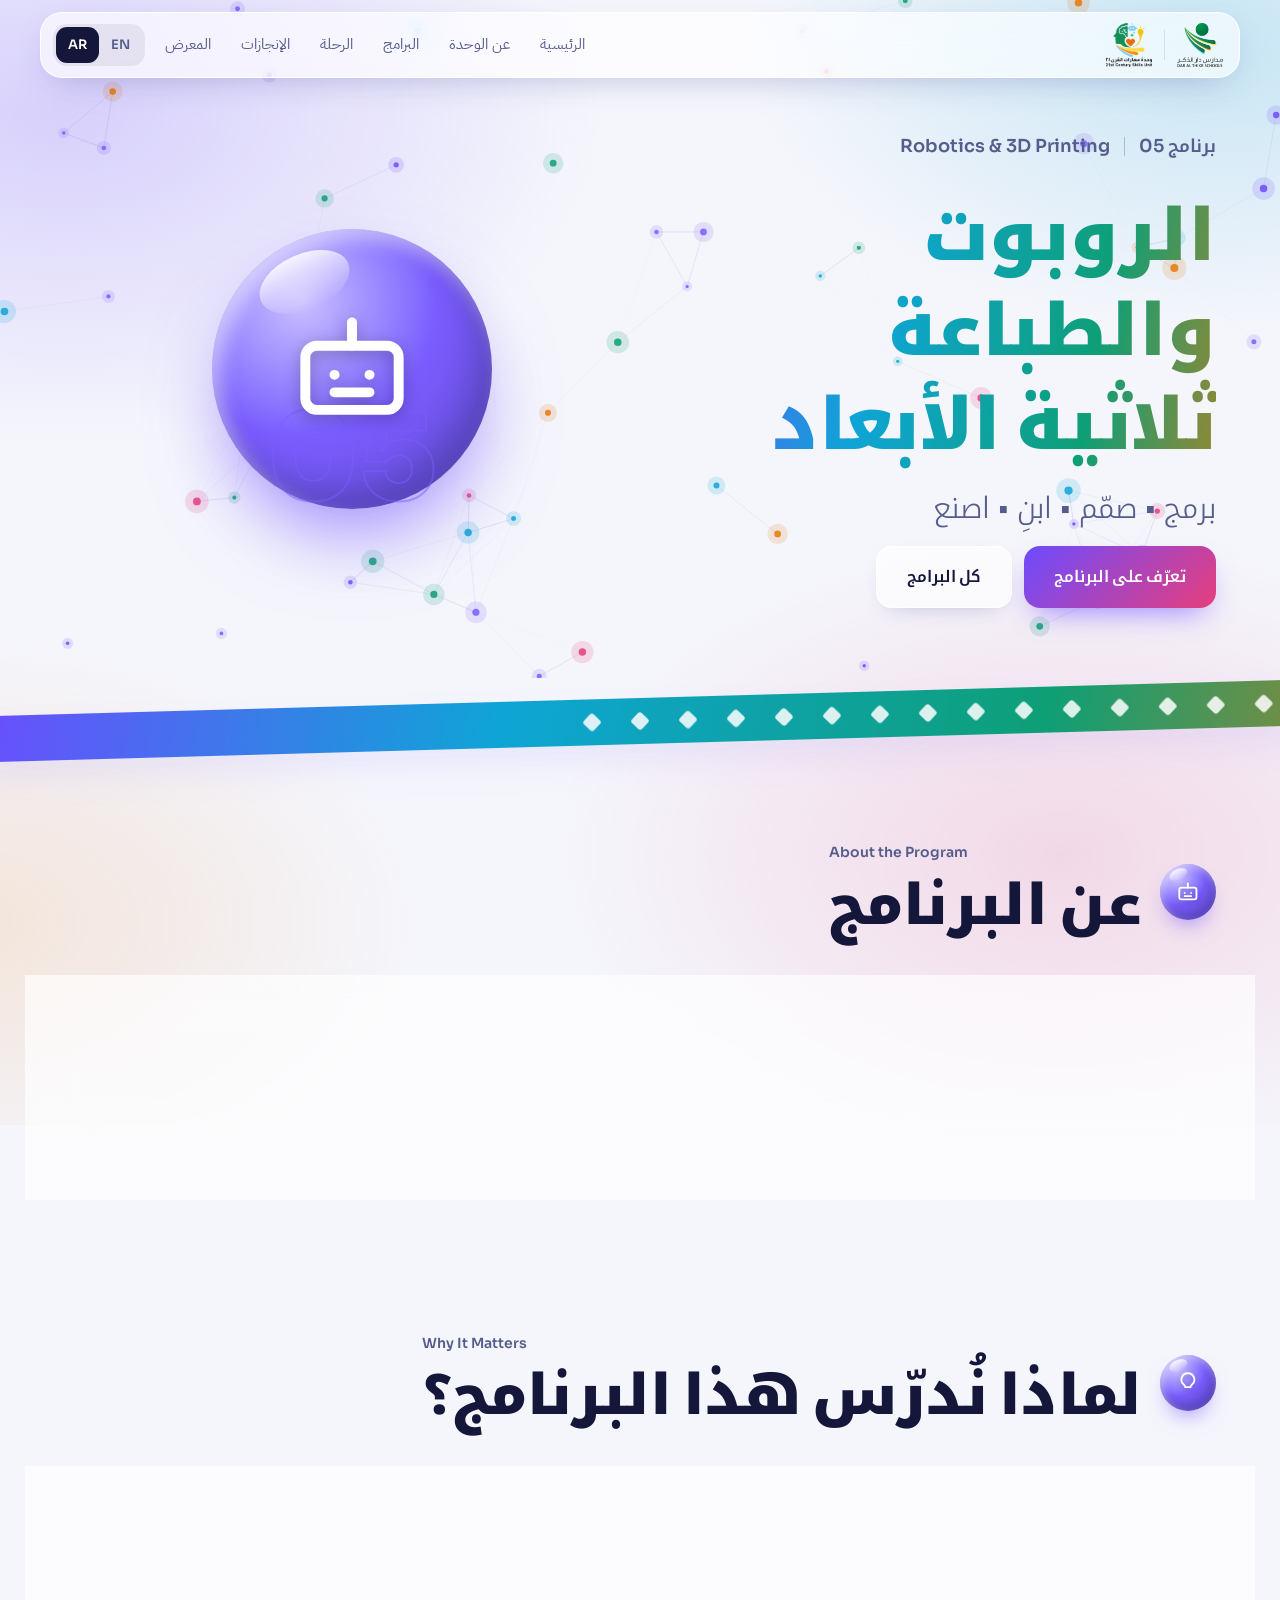
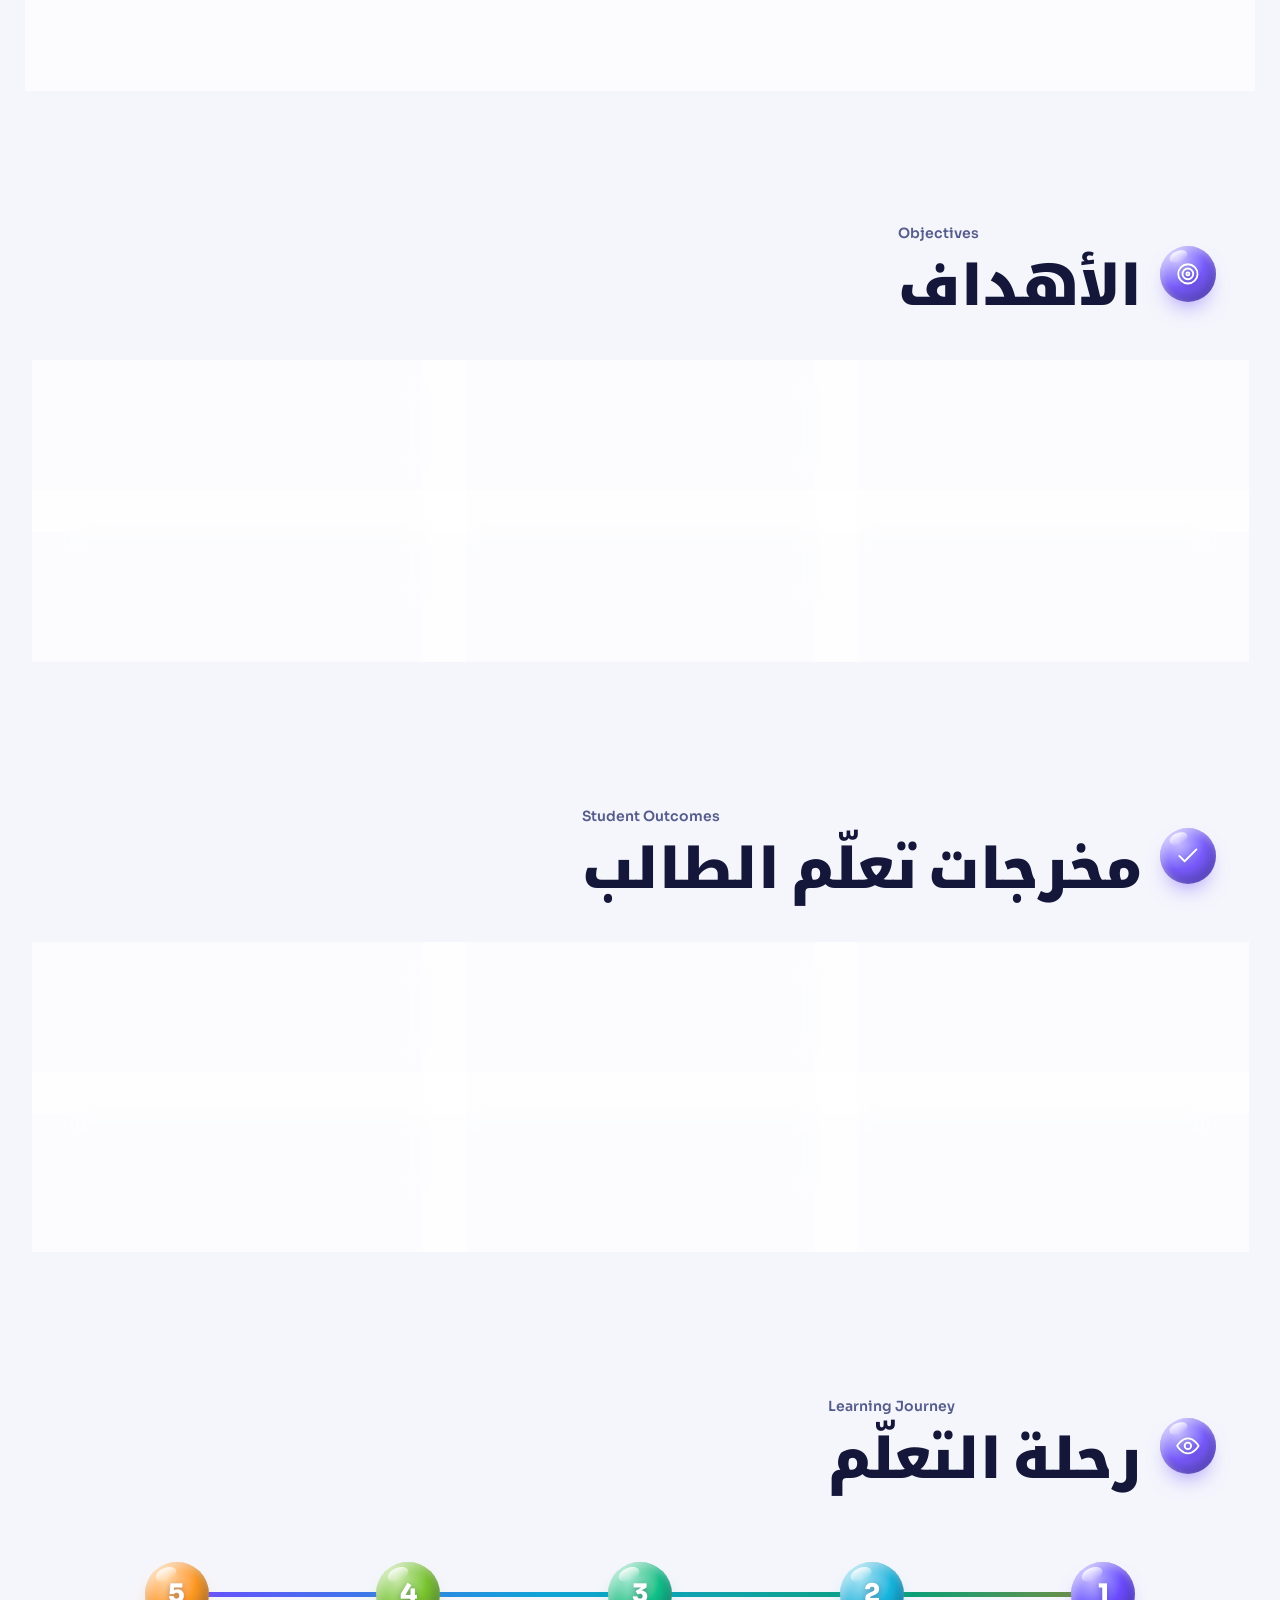
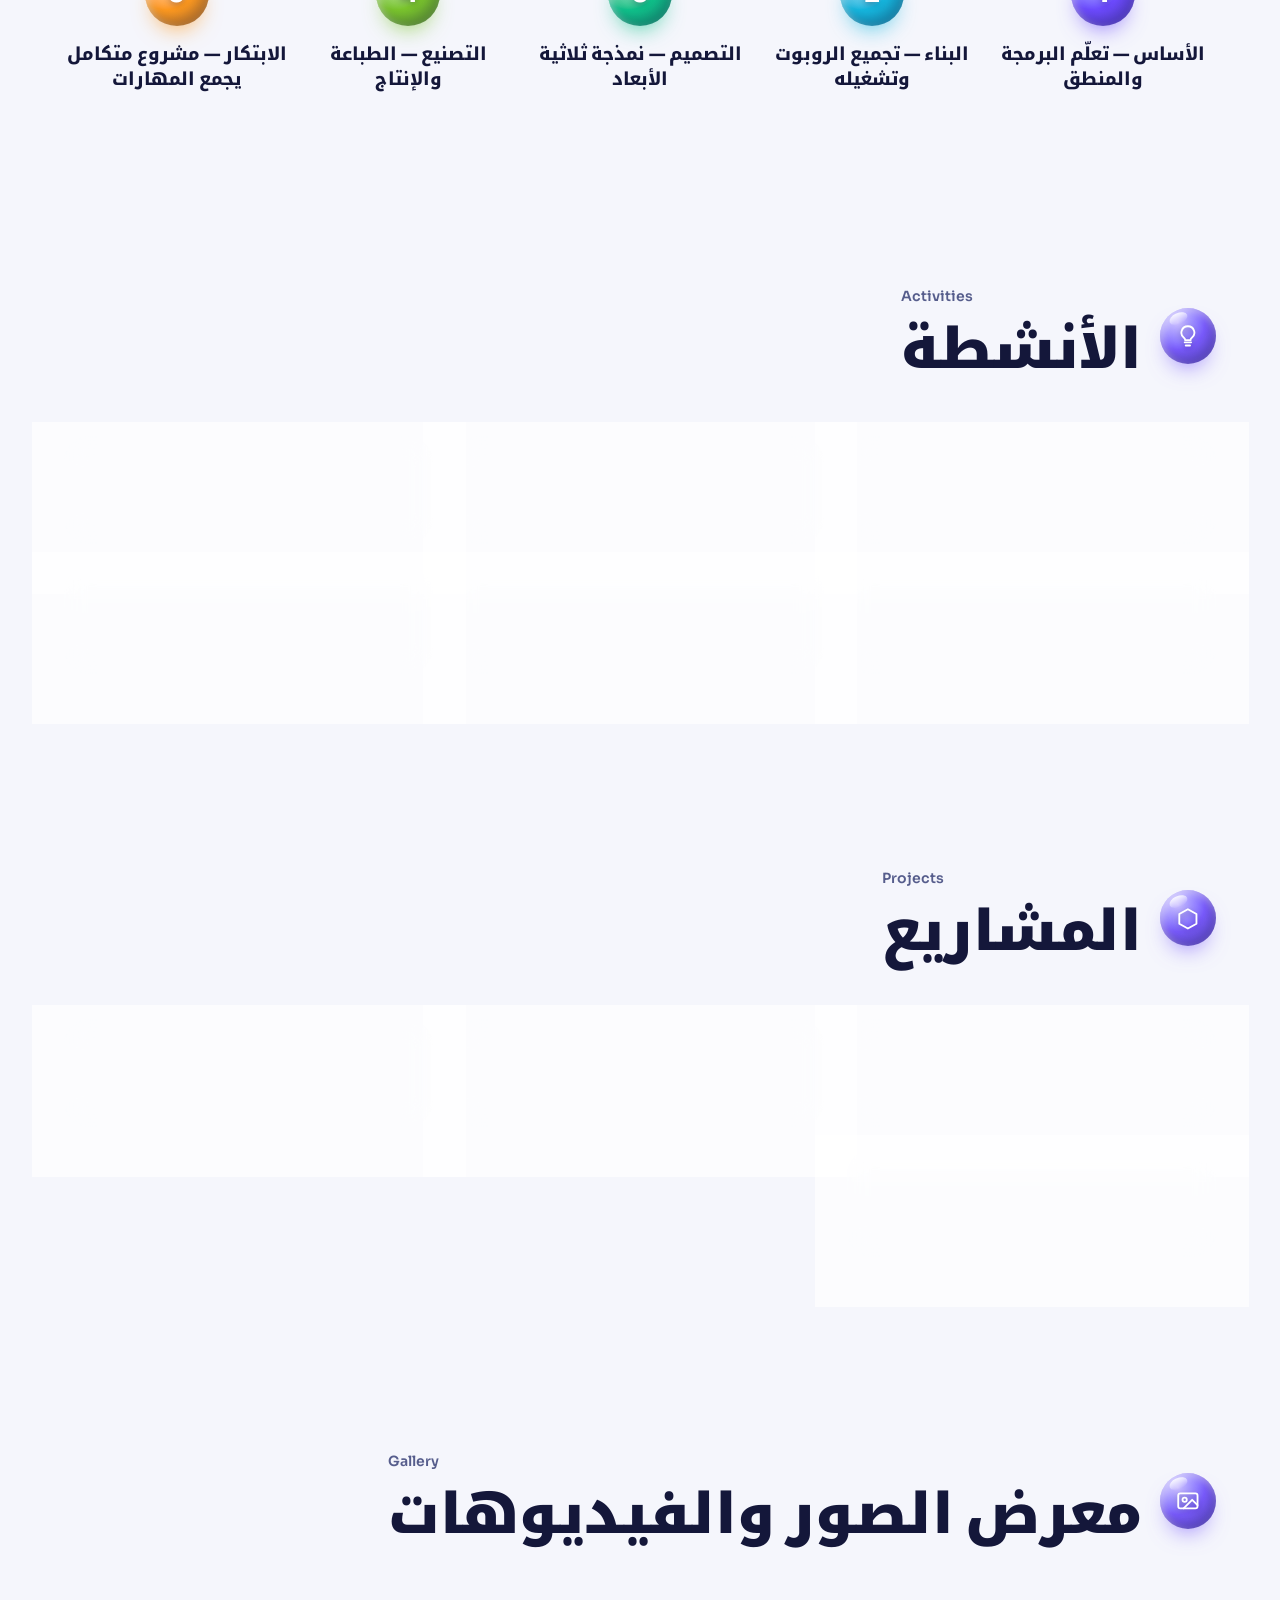
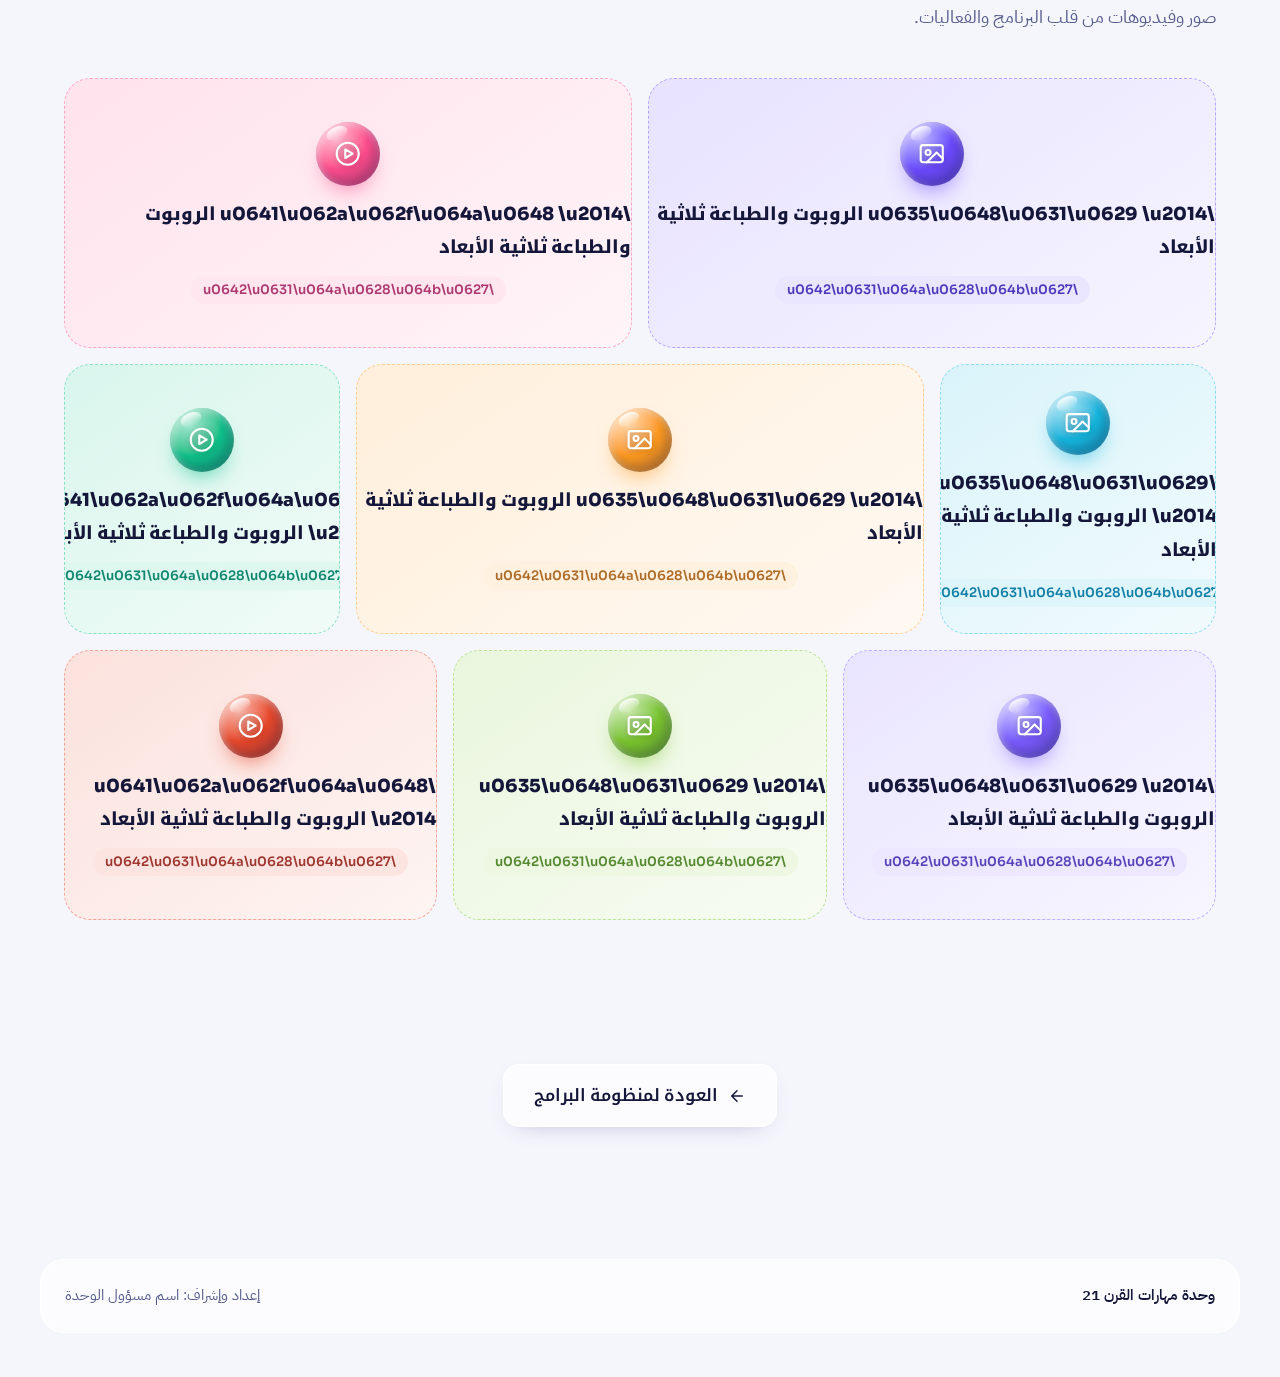
<file: programs/robotics-3d-printing.html>
<!DOCTYPE html>
<html lang="ar" dir="rtl">
<head>
<meta charset="UTF-8">
<meta name="viewport" content="width=device-width, initial-scale=1">
<title>الروبوت والطباعة ثلاثية الأبعاد | وحدة مهارات القرن 21</title>
<meta name="description" content="دمج البرمجة والهندسة والتصميم والتصنيع الرقمي في تجارب عملية تجعل الطالب صانعًا للتكنولوجيا وليس مجرد مستخدم لها.">
<meta name="theme-color" content="#F5F6FC">
<link rel="preconnect" href="https://fonts.googleapis.com">
<link rel="preconnect" href="https://fonts.gstatic.com" crossorigin>
<link href="https://fonts.googleapis.com/css2?family=IBM+Plex+Sans+Arabic:wght@400;500;600&family=Noto+Kufi+Arabic:wght@300;600;900&family=Sora:wght@400;600;800&display=swap" rel="stylesheet">
<style>

  :root{
    --bg:#F5F6FC;--ink:#14173A;--muted:#565D8C;
    --glass:rgba(255,255,255,.66);--glass-edge:rgba(255,255,255,.95);
    --line:rgba(60,70,160,.14);
    --violet:#6D4BFF;--cyan:#0EA5D6;--green:#0E9F76;--orange:#E8790A;--pink:#E63E7C;
    --foil:linear-gradient(100deg,#6D4BFF 0%,#0EA5D6 20%,#0E9F76 40%,#E8790A 60%,#E63E7C 80%,#6D4BFF 100%);
    --display:'Sora','Noto Kufi Arabic','IBM Plex Sans Arabic',Tahoma,sans-serif;
    --body:'IBM Plex Sans Arabic','Sora',Tahoma,sans-serif;
    --wrap:1200px;--start:right;--flip:1;--fx:-1;
  }
  html[dir="ltr"]{--start:left;--flip:-1;--fx:1}
  *{box-sizing:border-box;margin:0;padding:0}
  html{scroll-behavior:smooth;scroll-padding-top:100px;overflow-x:clip}
  body{font-family:var(--body);background:var(--bg);color:var(--ink);line-height:1.85;font-size:17px;-webkit-font-smoothing:antialiased;overflow-x:clip}
  a{color:inherit;text-decoration:none}
  button{font:inherit;color:inherit;cursor:pointer}
  :focus-visible{outline:3px solid var(--violet);outline-offset:3px;border-radius:10px}
  .wrap{max-width:var(--wrap);margin-inline:auto;padding-inline:24px}
  .aurora{position:fixed;inset:-25%;z-index:-1;pointer-events:none;
    background:radial-gradient(40% 35% at 20% 25%,rgba(109,75,255,.22),transparent 70%),
      radial-gradient(35% 30% at 80% 20%,rgba(14,165,214,.20),transparent 70%),
      radial-gradient(38% 34% at 72% 80%,rgba(230,62,124,.16),transparent 70%),
      radial-gradient(34% 30% at 15% 85%,rgba(232,121,10,.14),transparent 70%);
    animation:drift 28s ease-in-out infinite alternate}
  @keyframes drift{to{transform:translate3d(4%,3%,0) rotate(6deg) scale(1.08)}}
  .nav{position:fixed;top:12px;left:50%;transform:translateX(-50%);z-index:60;
    width:min(1200px,calc(100% - 24px));height:66px;padding-inline:16px 12px;
    display:flex;align-items:center;justify-content:space-between;gap:12px;
    background:var(--glass);backdrop-filter:blur(18px) saturate(1.4);-webkit-backdrop-filter:blur(18px) saturate(1.4);
    border:1px solid var(--glass-edge);border-radius:22px;
    box-shadow:0 12px 36px -16px rgba(40,50,140,.35)}
  .logos{display:flex;align-items:center;gap:12px}
  .logos .sep{width:1px;height:30px;background:var(--line)}
  .logo{position:relative;display:inline-flex;align-items:center;justify-content:center;height:44px;min-width:44px}
  .logo img{height:44px;width:auto;display:block}
  .logo .ph{display:none;font-size:11.5px;line-height:1.3;color:var(--muted);text-align:center;
    border:1.5px dashed rgba(60,70,160,.35);border-radius:11px;padding:5px 10px;white-space:nowrap}
  .logo.missing img{display:none}
  .logo.missing .ph{display:block}
  .nav-right{display:flex;align-items:center;gap:6px}
  .nav-links{display:flex;align-items:center;gap:2px}
  .nav-links a{padding:8px 14px;border-radius:14px;font-size:15px;color:var(--muted);transition:background .2s,color .2s;white-space:nowrap}
  .nav-links a:hover{background:rgba(109,75,255,.09);color:var(--ink)}
  .lang{direction:ltr;display:inline-flex;align-items:center;padding:3px;border:0;border-radius:14px;
    background:rgba(20,23,58,.07);font-family:'Sora',sans-serif;font-weight:600;font-size:13px}
  .lang span{padding:6px 12px;border-radius:11px;color:var(--muted);transition:background .2s,color .2s}
  html[lang="ar"] .lang [data-l="ar"],html[lang="en"] .lang [data-l="en"]{background:var(--ink);color:#fff}
  .burger{display:none;width:44px;height:40px;border:0;border-radius:14px;background:rgba(20,23,58,.07);flex-direction:column;justify-content:center;align-items:center;gap:5px}
  .burger i{display:block;width:18px;height:2px;border-radius:2px;background:var(--ink);transition:transform .25s,opacity .2s}
  .burger[aria-expanded="true"] i:nth-child(1){transform:translateY(7px) rotate(45deg)}
  .burger[aria-expanded="true"] i:nth-child(2){opacity:0}
  .burger[aria-expanded="true"] i:nth-child(3){transform:translateY(-7px) rotate(-45deg)}
  .menu{position:fixed;top:86px;left:50%;transform:translateX(-50%);z-index:59;width:min(1200px,calc(100% - 24px));
    display:grid;gap:2px;padding:10px;border-radius:22px;
    background:rgba(255,255,255,.9);backdrop-filter:blur(18px);-webkit-backdrop-filter:blur(18px);
    border:1px solid var(--glass-edge);box-shadow:0 24px 50px -24px rgba(40,50,140,.5)}
  .menu[hidden]{display:none}
  .menu a{padding:14px 18px;border-radius:14px;font-family:var(--display);font-weight:600;font-size:16px}
  .menu a:hover{background:rgba(109,75,255,.09)}
  @media (min-width:981px){.menu{display:none!important}}
  .hero{position:relative;padding:130px 0 70px;overflow:hidden}
  #fx{position:absolute;inset:0;width:100%;height:100%;pointer-events:none}
  .hero-grid{position:relative;display:grid;grid-template-columns:1fr 1.05fr;gap:28px;align-items:center}
  .hero-text{position:relative;z-index:2}
  .hero h1{font-family:var(--display);font-weight:900;font-size:clamp(38px,5.6vw,78px);line-height:1.32;margin-bottom:12px;text-wrap:balance;
    background-image:var(--foil);background-size:200% 100%;background-repeat:repeat-x;
    -webkit-background-clip:text;background-clip:text;color:transparent;-webkit-text-fill-color:transparent;
    animation:foil 10s linear infinite,rise .9s cubic-bezier(.2,.8,.2,1) both}
  @keyframes foil{to{background-position:200% 0}}
  @keyframes rise{from{opacity:0;transform:translateY(26px);filter:blur(10px)}to{opacity:1;transform:none;filter:none}}
  .hero-sub{display:flex;flex-wrap:wrap;align-items:center;gap:8px 14px;margin-bottom:26px;font-family:var(--display);font-weight:600;color:var(--muted);font-size:clamp(14px,1.4vw,18px);animation:rise .9s .1s cubic-bezier(.2,.8,.2,1) both}
  .hero-sub .vbar{width:1.5px;height:1.1em;background:rgba(60,70,160,.3)}
  .duo{font-family:var(--display);line-height:1.6}
  .duo span{display:block}
  .duo .a{font-weight:300;color:var(--muted)}
  .duo .b{font-weight:900;color:var(--ink)}
  .hero .duo{font-size:clamp(20px,2.3vw,30px);margin-bottom:14px;animation:rise .9s .18s cubic-bezier(.2,.8,.2,1) both}
  .hero .lead{font-size:clamp(16px,1.5vw,19px);color:var(--muted);max-width:33em;margin-bottom:32px;animation:rise .9s .28s cubic-bezier(.2,.8,.2,1) both}
  .btns{display:flex;flex-wrap:wrap;gap:12px;animation:rise .9s .38s cubic-bezier(.2,.8,.2,1) both}
  .btn{display:inline-flex;align-items:center;gap:10px;font-family:var(--display);font-weight:600;font-size:16px;padding:15px 30px;border-radius:16px;transition:transform .2s,box-shadow .2s,background .2s}
  .btn.primary{color:#fff;background:linear-gradient(135deg,var(--violet),var(--pink));box-shadow:0 14px 30px -12px rgba(109,75,255,.7)}
  .btn.primary:hover{transform:translateY(-3px);box-shadow:0 20px 36px -12px rgba(230,62,124,.65)}
  .btn.ghost{background:var(--glass);border:1px solid var(--glass-edge);box-shadow:0 8px 24px -14px rgba(40,50,140,.4)}
  .btn.ghost:hover{background:#fff;transform:translateY(-3px)}
  .p-hero-orb{position:relative;z-index:2;display:grid;place-items:center;animation:rise .9s .2s cubic-bezier(.2,.8,.2,1) both}
  .p-hero-orb .ball{position:relative;display:grid;place-items:center;width:280px;height:280px;border-radius:50%;
    background:radial-gradient(circle at 32% 26%,color-mix(in srgb,var(--c) 40%,#fff) 0%,var(--c) 48%,color-mix(in srgb,var(--c) 72%,#14173A) 100%);
    box-shadow:0 40px 80px -20px color-mix(in srgb,var(--c) 75%,transparent),inset -14px -18px 30px rgba(20,23,58,.22),inset 8px 10px 18px rgba(255,255,255,.55)}
  .p-hero-orb .ball::after{content:"";position:absolute;top:9%;left:16%;width:34%;height:20%;border-radius:50%;background:linear-gradient(180deg,rgba(255,255,255,.85),rgba(255,255,255,0));transform:rotate(-24deg)}
  .p-hero-orb .ball svg{position:relative;z-index:1;width:50%;height:50%;stroke:#fff;fill:none;stroke-width:1.7;stroke-linecap:round;stroke-linejoin:round;filter:drop-shadow(0 4px 8px rgba(0,0,0,.28))}
  .p-hero-orb .pnum{position:absolute;bottom:-10px;font-family:var(--display);font-weight:900;font-size:120px;line-height:1;color:transparent;-webkit-text-stroke:2px color-mix(in srgb,var(--c) 50%,transparent);direction:ltr;pointer-events:none}
  .band{position:relative;z-index:3;transform:rotate(-1.6deg);margin:20px -3% 0;padding:16px 0;overflow:hidden;
    background:var(--foil);background-size:200% 100%;background-repeat:repeat-x;animation:foil 16s linear infinite;
    box-shadow:0 18px 40px -20px rgba(109,75,255,.6)}
  .track{display:flex;width:max-content;direction:ltr;animation:marq 42s linear infinite}
  .track span{display:inline-flex;align-items:center;gap:34px;padding-inline-end:34px;font-family:var(--display);font-weight:900;font-size:clamp(24px,3.4vw,44px);line-height:1.4;color:#fff;white-space:nowrap;direction:rtl}
  html[dir="ltr"] .track span{direction:ltr}
  .track span::after{content:"";width:14px;height:14px;background:rgba(255,255,255,.85);transform:rotate(45deg);border-radius:3px}
  @keyframes marq{to{transform:translateX(-50%)}}
  section{padding:96px 0}
  .sec-title{font-family:var(--display);font-weight:900;font-size:clamp(30px,4.4vw,56px);line-height:1.4;margin-bottom:14px;text-wrap:balance}
  .sec-sub{color:var(--muted);max-width:40em;font-size:clamp(16px,1.4vw,18.5px)}
  .sec-head{display:flex;align-items:center;gap:18px;margin-bottom:48px}
  .sec-head .gorb{--sz:56px;flex:none}
  .sec-head .sec-title{margin-bottom:0}
  .sec-head .en{font-family:var(--display);font-weight:600;font-size:14px;color:var(--muted);direction:ltr}
  .gorb{--sz:56px;position:relative;display:grid;place-items:center;width:var(--sz);height:var(--sz);border-radius:50%;flex:none;
    background:radial-gradient(circle at 32% 26%,color-mix(in srgb,var(--c) 40%,#fff) 0%,var(--c) 48%,color-mix(in srgb,var(--c) 72%,#14173A) 100%);
    box-shadow:0 12px 22px -10px color-mix(in srgb,var(--c) 75%,transparent),inset -5px -7px 12px rgba(20,23,58,.22),inset 3px 4px 8px rgba(255,255,255,.55)}
  .gorb::after{content:"";position:absolute;top:9%;left:16%;width:34%;height:20%;border-radius:50%;background:linear-gradient(180deg,rgba(255,255,255,.85),rgba(255,255,255,0));transform:rotate(-24deg)}
  .gorb svg{position:relative;z-index:1;width:46%;height:46%;stroke:#fff;fill:none;stroke-width:1.7;stroke-linecap:round;stroke-linejoin:round;filter:drop-shadow(0 2px 3px rgba(0,0,0,.28))}
  .gorb b{position:relative;z-index:1;font-family:var(--display);font-weight:900;font-size:calc(var(--sz) * .4);color:#fff;text-shadow:0 2px 6px rgba(20,23,58,.35);direction:ltr}
  .info-card{display:flex;flex-direction:column;gap:18px;padding:40px 36px;border-radius:30px;
    background:var(--glass);backdrop-filter:blur(16px);-webkit-backdrop-filter:blur(16px);
    border:1px solid var(--glass-edge);box-shadow:0 22px 46px -30px rgba(40,50,140,.55);
    --rx:0deg;--ry:0deg;--ty:0px;--mx:50%;--my:0%;
    transform:perspective(900px) rotateX(var(--rx)) rotateY(var(--ry)) translateY(var(--ty));
    transition:transform .25s ease-out,box-shadow .3s,border-color .3s;isolation:isolate;overflow:hidden}
  .info-card::before{content:"";position:absolute;inset:0;z-index:-1;opacity:0;transition:opacity .3s;
    background:radial-gradient(360px circle at var(--mx,50%) var(--my,0%),color-mix(in srgb,var(--c) 22%,transparent),transparent 70%)}
  @media(hover:hover){.info-card:hover{--ty:-8px;border-color:color-mix(in srgb,var(--c) 50%,#fff);box-shadow:0 34px 60px -28px var(--c)}.info-card:hover::before{opacity:1}}
  .info-card .gorb{--sz:72px}
  .info-card h3{font-family:var(--display);font-weight:900;font-size:clamp(22px,2.2vw,29px);line-height:1.45}
  .info-card p{color:var(--muted);font-size:17px;line-height:1.9}
  .list-grid{display:grid;grid-template-columns:repeat(auto-fit,minmax(300px,1fr));gap:22px;margin-top:48px}
  .lcard{position:relative;display:flex;gap:18px;align-items:flex-start;padding:28px 26px;border-radius:26px;
    background:var(--glass);backdrop-filter:blur(14px);-webkit-backdrop-filter:blur(14px);
    border:1px solid var(--glass-edge);box-shadow:0 18px 40px -28px rgba(40,50,140,.5);
    --rx:0deg;--ry:0deg;--ty:0px;--mx:50%;--my:0%;
    transform:perspective(900px) rotateX(var(--rx)) rotateY(var(--ry)) translateY(var(--ty));
    transition:transform .25s ease-out,box-shadow .3s,border-color .3s;isolation:isolate;overflow:hidden}
  .lcard::before{content:"";position:absolute;inset:0;z-index:-1;opacity:0;transition:opacity .3s;
    background:radial-gradient(280px circle at var(--mx,50%) var(--my,0%),color-mix(in srgb,var(--c) 20%,transparent),transparent 70%)}
  @media(hover:hover){.lcard:hover{--ty:-6px;border-color:color-mix(in srgb,var(--c) 50%,#fff);box-shadow:0 26px 44px -26px var(--c)}.lcard:hover::before{opacity:1}}
  .lcard .gorb{--sz:50px}
  .lcard p{font-size:16px;line-height:1.8;color:var(--ink)}
  .journey{position:relative;list-style:none;display:grid;grid-template-columns:repeat(5,1fr);gap:6px;margin-top:64px}
  .journey::before{content:"";position:absolute;top:30px;inset-inline:calc(100% / 10);height:5px;border-radius:5px;
    background:var(--foil);background-size:200% 100%;background-repeat:repeat-x;
    transform:scaleX(0);transform-origin:var(--start) center;transition:transform 1.6s cubic-bezier(.6,0,.2,1)}
  .journey.on::before{transform:scaleX(1);animation:foil 12s linear infinite}
  .step{position:relative;display:flex;flex-direction:column;align-items:center;gap:16px;text-align:center}
  .step .gorb{--sz:64px;transform:scale(.3);opacity:0;transition:transform .7s cubic-bezier(.2,1.5,.4,1),opacity .4s;transition-delay:calc(var(--i) * .18s + .25s)}
  .step .s-label{font-family:var(--display);font-weight:800;font-size:clamp(14px,1.4vw,18px);line-height:1.4;opacity:0;transition:opacity .5s;transition-delay:calc(var(--i) * .18s + .45s)}
  .journey.on .gorb{transform:none;opacity:1}
  .journey.on .s-label{opacity:1}
  .bento{display:grid;grid-template-columns:repeat(12,1fr);grid-auto-rows:270px;gap:16px;margin-top:44px}
  .b-tile{position:relative;grid-column:span var(--span);display:flex;flex-direction:column;align-items:center;justify-content:center;gap:12px;
    padding:0;border:0;border-radius:26px;overflow:hidden;background:#e6e8f7;box-shadow:0 18px 38px -24px rgba(40,50,140,.6);font-family:var(--display)}
  .b-tile.ph{background:linear-gradient(145deg,color-mix(in srgb,var(--c) 16%,#fff),color-mix(in srgb,var(--c) 6%,#fff));border:1px dashed color-mix(in srgb,var(--c) 50%,#fff);box-shadow:none}
  .b-tile.ph b{font-weight:800;font-size:18px}
  .b-tile.ph .soon{font-size:13px;font-weight:600;color:color-mix(in srgb,var(--c) 65%,#14173A);background:color-mix(in srgb,var(--c) 14%,#fff);padding:2px 12px;border-radius:999px}
  .b-tile img{position:absolute;inset:0;width:100%;height:100%;object-fit:cover;transition:transform .7s}
  button.b-tile:hover img{transform:scale(1.06)}
  .b-tile .cap{position:absolute;inset-inline:0;bottom:0;padding:44px 18px 16px;color:#fff;font-weight:600;font-size:15px;text-align:start;background:linear-gradient(180deg,transparent,rgba(20,23,58,.82))}
  .b-tile .play{position:absolute;top:50%;left:50%;translate:-50% -50%;width:66px;height:66px;display:grid;place-items:center;border-radius:50%;background:rgba(255,255,255,.88);box-shadow:0 12px 28px -10px rgba(20,23,58,.6)}
  .b-tile .play svg{width:34px;height:34px;stroke:var(--ink);fill:none;stroke-width:1.8;stroke-linecap:round;stroke-linejoin:round}
  button.b-tile{cursor:zoom-in}
  .lightbox{position:fixed;inset:0;z-index:100;display:flex;align-items:center;justify-content:center;padding:24px;background:rgba(245,246,252,.9);backdrop-filter:blur(14px);-webkit-backdrop-filter:blur(14px)}
  .lightbox[hidden]{display:none}
  .lightbox figure{max-width:min(1100px,92vw);text-align:center}
  .lightbox img{max-width:100%;max-height:78vh;border-radius:22px;box-shadow:0 30px 70px -30px rgba(20,23,58,.6)}
  .lightbox video{max-width:100%;max-height:78vh;border-radius:22px;background:#000;box-shadow:0 30px 70px -30px rgba(20,23,58,.6)}
  .lightbox iframe{border:0;border-radius:22px;box-shadow:0 30px 70px -30px rgba(20,23,58,.6)}
  .lightbox figcaption{margin-top:14px;font-weight:600}
  .lightbox .x{position:absolute;top:18px;inset-inline-end:18px;width:46px;height:46px;border-radius:50%;border:0;background:var(--ink);color:#fff;font-size:22px;line-height:1}
  .back-section{padding:48px 0 96px;text-align:center}
  .back-section .btn{font-size:17px}
  footer{padding:36px 0 44px;color:var(--muted);font-size:15px}
  footer .wrap{display:flex;flex-wrap:wrap;justify-content:space-between;align-items:center;gap:16px;padding-block:22px;border-radius:24px;background:var(--glass);border:1px solid var(--glass-edge)}
  footer b{color:var(--ink);font-weight:600}
  @media(max-width:1080px){.nav-links a{padding:8px 10px;font-size:14px}}
  @media(max-width:980px){
    .hero{padding-top:110px}
    .hero-grid{grid-template-columns:1fr;gap:10px}
    .hero-text{text-align:center}
    .hero-sub{justify-content:center}
    .hero .lead{margin-inline:auto}
    .btns{justify-content:center}
    .p-hero-orb{order:-1}
    .p-hero-orb .ball{width:200px;height:200px}
    .p-hero-orb .pnum{font-size:80px}
    .nav-links{display:none}
    .burger{display:inline-flex}
    .journey{grid-template-columns:1fr;gap:26px;margin-top:44px}
    .journey::before{top:32px;bottom:32px;height:auto;width:5px;inset-inline:auto;inset-inline-start:30px;transform:scaleY(0);transform-origin:center top}
    .journey.on::before{transform:scaleY(1)}
    .step{flex-direction:row;text-align:start;gap:20px}
  }
  @media(max-width:620px){
    body{font-size:16px}
    section{padding:64px 0}
    .list-grid{grid-template-columns:1fr}
    .logo,.logo img{height:38px}
    .nav{height:60px}
    .band{padding:12px 0}
    .bento{grid-auto-rows:230px}
    .b-tile{grid-column:span 12}
  }
  @media(prefers-reduced-motion:reduce){
    html{scroll-behavior:auto}
    *,*::before,*::after{animation:none!important;transition:none!important}
    .journey::before{transform:none}
    .step .gorb,.step .s-label{opacity:1;transform:none}
  }

</style>
</head>
<body>
<div class="aurora" aria-hidden="true"></div>

<!-- Nav -->
<header class="nav">
  <div class="logos">
    <a href="../index.html" class="logo"><img src="../assets/school-logo.png" alt="School logo" onerror="this.parentNode.classList.add('missing')"><span class="ph">School<br>Logo</span></a>
    <span class="sep" aria-hidden="true"></span>
    <a href="../index.html" class="logo"><img src="../assets/unit-logo.png" alt="Unit logo" onerror="this.parentNode.classList.add('missing')"><span class="ph">Unit<br>Logo</span></a>
  </div>
  <div class="nav-right">
    <nav class="nav-links" aria-label="Main">
      <a href="../index.html" data-t="nav.home"></a>
      <a href="../index.html#about" data-t="nav.about"></a>
      <a href="../index.html#programs" data-t="nav.programs"></a>
      <a href="../index.html#journey" data-t="nav.journey"></a>
      <a href="../index.html#achievements" data-t="nav.achievements"></a>
      <a href="../index.html#gallery" data-t="nav.gallery"></a>
    </nav>
    <button class="lang" id="langBtn" type="button" aria-label="Change language / تغيير اللغة"><span data-l="ar">AR</span><span data-l="en">EN</span></button>
    <button class="burger" id="burger" type="button" aria-expanded="false" aria-controls="menu" aria-label="Menu"><i></i><i></i><i></i></button>
  </div>
</header>

<!-- Mobile menu -->
<nav class="menu" id="menu" aria-label="Menu" hidden>
  <a href="../index.html" data-t="nav.home"></a>
  <a href="../index.html#about" data-t="nav.about"></a>
  <a href="../index.html#programs" data-t="nav.programs"></a>
  <a href="../index.html#journey" data-t="nav.journey"></a>
  <a href="../index.html#achievements" data-t="nav.achievements"></a>
  <a href="../index.html#gallery" data-t="nav.gallery"></a>
</nav>

<main>
<!-- Hero -->
<section class="hero" id="top">
  <canvas id="fx" aria-hidden="true"></canvas>
  <div class="wrap hero-grid">
    <div class="hero-text">
      <p class="hero-sub"><span data-t="hero.num"></span><i class="vbar" aria-hidden="true"></i><span data-t="hero.altName" data-alt-lang></span></p>
      <h1 data-t="hero.name"></h1>
      <p class="duo"><span class="a" data-t="hero.tagline"></span></p>
      <div class="btns">
        <a class="btn primary" href="#about" data-t="hero.cta1"></a>
        <a class="btn ghost" href="../index.html#programs" data-t="hero.cta2"></a>
      </div>
    </div>
    <div class="p-hero-orb" style="--c:#7B5CFF">
      <div class="ball">
        <svg viewBox="0 0 24 24" aria-hidden="true"><rect x="4" y="8" width="16" height="11" rx="2"/><path d="M12 4v4M9 13h.01M15 13h.01M9 16h6"/></svg>
        <span class="pnum">05</span>
      </div>
    </div>
  </div>
</section>

<!-- Skills band -->
<div class="band" aria-hidden="true"><div class="track" id="track"></div></div>

<!-- About -->
<section id="about">
  <div class="wrap">
    <div class="sec-head">
      <span class="gorb" style="--c:#7B5CFF"><svg viewBox="0 0 24 24" aria-hidden="true"><rect x="4" y="8" width="16" height="11" rx="2"/><path d="M12 4v4M9 13h.01M15 13h.01M9 16h6"/></svg></span>
      <div><div class="en" data-t="about.en"></div><h2 class="sec-title" data-t="about.title"></h2></div>
    </div>
    <div class="info-card" style="--c:#7B5CFF">
      <p data-t="about.desc"></p>
    </div>
  </div>
</section>

<!-- Why -->
<section id="why">
  <div class="wrap">
    <div class="sec-head">
      <span class="gorb" style="--c:#7B5CFF"><svg viewBox="0 0 24 24" aria-hidden="true"><path d="M12 3a6 6 0 0 0-3.5 10.9c.6.5 1 1.2 1 2.1h5c0-.9.4-1.6 1-2.1A6 6 0 0 0 12 3z"/></svg></span>
      <div><div class="en" data-t="why.en"></div><h2 class="sec-title" data-t="why.title"></h2></div>
    </div>
    <div class="info-card" style="--c:#7B5CFF">
      <p data-t="why.desc"></p>
    </div>
  </div>
</section>

<!-- Objectives -->
<section id="objectives">
  <div class="wrap">
    <div class="sec-head">
      <span class="gorb" style="--c:#7B5CFF"><svg viewBox="0 0 24 24" aria-hidden="true"><circle cx="12" cy="12" r="9"/><circle cx="12" cy="12" r="5"/><circle cx="12" cy="12" r="1.4"/></svg></span>
      <div><div class="en" data-t="objectives.en"></div><h2 class="sec-title" data-t="objectives.title"></h2></div>
    </div>
    <div class="list-grid" id="objGrid"></div>
  </div>
</section>

<!-- Outcomes -->
<section id="outcomes">
  <div class="wrap">
    <div class="sec-head">
      <span class="gorb" style="--c:#7B5CFF"><svg viewBox="0 0 24 24" aria-hidden="true"><path d="M20 6L9 17l-5-5"/></svg></span>
      <div><div class="en" data-t="outcomes.en"></div><h2 class="sec-title" data-t="outcomes.title"></h2></div>
    </div>
    <div class="list-grid" id="outGrid"></div>
  </div>
</section>

<!-- Learning Journey -->
<section id="journey">
  <div class="wrap">
    <div class="sec-head">
      <span class="gorb" style="--c:#7B5CFF"><svg viewBox="0 0 24 24" aria-hidden="true"><path d="M2 12s4-7 10-7 10 7 10 7-4 7-10 7S2 12 2 12z"/><circle cx="12" cy="12" r="3"/></svg></span>
      <div><div class="en" data-t="journey.en"></div><h2 class="sec-title" data-t="journey.title"></h2></div>
    </div>
    <ol class="journey" id="journeyList"></ol>
  </div>
</section>

<!-- Activities -->
<section id="activities">
  <div class="wrap">
    <div class="sec-head">
      <span class="gorb" style="--c:#7B5CFF"><svg viewBox="0 0 24 24" aria-hidden="true"><path d="M9 18h6M10 21h4M12 3a6 6 0 0 0-3.5 10.9c.6.5 1 1.2 1 2.1h5c0-.9.4-1.6 1-2.1A6 6 0 0 0 12 3z"/></svg></span>
      <div><div class="en" data-t="activities.en"></div><h2 class="sec-title" data-t="activities.title"></h2></div>
    </div>
    <div class="list-grid" id="actGrid"></div>
  </div>
</section>

<!-- Projects -->
<section id="projects">
  <div class="wrap">
    <div class="sec-head">
      <span class="gorb" style="--c:#7B5CFF"><svg viewBox="0 0 24 24" aria-hidden="true"><path d="M12 3l8 4.5v9L12 21l-8-4.5v-9z"/></svg></span>
      <div><div class="en" data-t="projects.en"></div><h2 class="sec-title" data-t="projects.title"></h2></div>
    </div>
    <div class="list-grid" id="projGrid"></div>
  </div>
</section>

<!-- Gallery -->
<section id="gallery">
  <div class="wrap">
    <div class="sec-head">
      <span class="gorb" style="--c:#7B5CFF"><svg viewBox="0 0 24 24" aria-hidden="true"><rect x="3" y="5" width="18" height="14" rx="2"/><circle cx="9" cy="11" r="2"/><path d="M21 16l-5-5-8 8"/></svg></span>
      <div><div class="en" data-t="gallery.en"></div><h2 class="sec-title" data-t="gallery.title"></h2></div>
    </div>
    <p class="sec-sub" data-t="gallery.sub"></p>
    <div class="bento" id="bento"></div>
  </div>
</section>

<!-- Back -->
<section class="back-section">
  <div class="wrap">
    <a class="btn ghost" href="../index.html#programs">
      <svg viewBox="0 0 24 24" width="18" height="18" fill="none" stroke="currentColor" stroke-width="2" stroke-linecap="round" stroke-linejoin="round" style="transform:scaleX(var(--flip))"><path d="M19 12H5M12 19l-7-7 7-7"/></svg>
      <span data-t="back"></span>
    </a>
  </div>
</section>

<!-- Lightbox -->
<div class="lightbox" id="mediaBox" hidden><button class="x" aria-label="إغلاق">×</button><figure id="mediaFig"></figure></div>
</main>

<footer>
  <div class="wrap">
    <div><b data-t="footer.name"></b></div>
    <div data-t="footer.by"></div>
  </div>
</footer>

<script>

const I18N = {"ar": {"meta": {"title": "الروبوت والطباعة ثلاثية الأبعاد | وحدة مهارات القرن 21", "description": "دمج البرمجة والهندسة والتصميم والتصنيع الرقمي في تجارب عملية تجعل الطالب صانعًا للتكنولوجيا وليس مجرد مستخدم لها."}, "nav": {"home": "الرئيسية", "about": "عن الوحدة", "why": "لماذا الوحدة؟", "programs": "البرامج", "journey": "الرحلة", "achievements": "الإنجازات", "gallery": "المعرض"}, "hero": {"name": "الروبوت والطباعة ثلاثية الأبعاد", "altName": "Robotics & 3D Printing", "num": "برنامج 05", "tagline": "برمج • صمّم • ابنِ • اصنع", "cta1": "تعرّف على البرنامج", "cta2": "كل البرامج"}, "about": {"title": "عن البرنامج", "en": "About the Program", "desc": "في عالم تسيطر عليه التكنولوجيا، لا يكفي أن نعلّم الطلاب كيف يستخدمونها — بل كيف يصنعونها. برنامج الروبوت والطباعة ثلاثية الأبعاد يدمج البرمجة والهندسة والتصميم والتصنيع الرقمي في تجارب عملية ومثيرة. يتعلم الطلاب كيف يبنون روبوتات ويبرمجونها، وكيف يصممون نماذج ثلاثية الأبعاد ويطبعونها، محولين أفكارهم من الشاشة إلى الواقع."}, "why": {"title": "لماذا نُدرّس هذا البرنامج؟", "en": "Why It Matters", "desc": "الروبوتات والتصنيع الرقمي يشكلان مستقبل الصناعة والابتكار. الطالب الذي يتعلم كيف يصمم ويبني ويبرمج يكتسب مهارات القرن 21 الأساسية: التفكير الحاسوبي، حل المشكلات الهندسية، الإبداع التقني، والقدرة على تحويل الأفكار إلى منتجات ملموسة. هذا البرنامج يجعل الطالب صانعاً ومبتكراً، لا مجرد مستهلك للتكنولوجيا."}, "objectives": {"title": "الأهداف", "en": "Objectives", "items": ["تعلّم أساسيات البرمجة والتفكير الحاسوبي", "بناء وتجميع الروبوتات وبرمجتها", "تطوير مهارات التصميم ثلاثي الأبعاد", "إتقان استخدام الطابعات ثلاثية الأبعاد", "ربط التكنولوجيا بحل المشكلات الواقعية", "تنمية مهارات العمل الجماعي والهندسي"]}, "outcomes": {"title": "مخرجات تعلّم الطالب", "en": "Student Outcomes", "items": ["طالب قادر على بناء وبرمجة الروبوتات", "مهارات تصميم نماذج ثلاثية الأبعاد", "قدرة على استخدام الطابعات ثلاثية الأبعاد", "فهم أساسيات التفكير الحاسوبي", "مهارات حل المشكلات الهندسية", "قدرة على تحويل الأفكار إلى منتجات ملموسة"]}, "journey": {"title": "رحلة التعلّم", "en": "Learning Journey", "steps": ["الأساس — تعلّم البرمجة والمنطق", "البناء — تجميع الروبوت وتشغيله", "التصميم — نمذجة ثلاثية الأبعاد", "التصنيع — الطباعة والإنتاج", "الابتكار — مشروع متكامل يجمع المهارات"]}, "activities": {"title": "الأنشطة", "en": "Activities", "items": ["ورش البرمجة الأساسية والمتقدمة", "تجميع وبرمجة الروبوتات التعليمية", "تدريبات التصميم ثلاثي الأبعاد", "جلسات الطباعة ثلاثية الأبعاد العملية", "تحديات الروبوت والمسابقات", "مشاريع تصنيع رقمي متكاملة"]}, "projects": {"title": "المشاريع", "en": "Projects", "items": ["بناء وبرمجة روبوت كامل", "تصميم وطباعة نموذج ثلاثي الأبعاد", "مشروع حل مشكلة بالروبوت والتقنية", "المشاركة في مسابقة الروبوت"]}, "gallery": {"title": "معرض الصور والفيديوهات", "en": "Gallery", "sub": "صور وفيديوهات من قلب البرنامج والفعاليات."}, "back": "العودة لمنظومة البرامج", "footer": {"name": "وحدة مهارات القرن 21", "by": "إعداد وإشراف: اسم مسؤول الوحدة"}, "band": ["التفكير الناقد", "الإبداع", "التعاون", "التواصل", "حل المشكلات", "الابتكار", "ريادة الأعمال", "القيادة"]}, "en": {"meta": {"title": "Robotics & 3D Printing | 21st Century Skills Unit", "description": "Integrating programming, engineering, design, and digital fabrication into hands-on experiences that make students creators of technology, not just users of it."}, "nav": {"home": "Home", "about": "About", "why": "Why?", "programs": "Programs", "journey": "Journey", "achievements": "Achievements", "gallery": "Gallery"}, "hero": {"name": "Robotics & 3D Printing", "altName": "الروبوت والطباعة ثلاثية الأبعاد", "num": "Program 05", "tagline": "Code • Design • Build • Make", "cta1": "Learn More", "cta2": "All Programs"}, "about": {"title": "About the Program", "en": "About the Program", "desc": "In a world dominated by technology, it's not enough to teach students how to use it — but how to create it. The Robotics & 3D Printing program integrates programming, engineering, design, and digital fabrication into exciting hands-on experiences. Students learn how to build and program robots, and how to design and print 3D models, transforming their ideas from screen to reality."}, "why": {"title": "Why We Teach This Program", "en": "Why It Matters", "desc": "Robotics and digital fabrication shape the future of industry and innovation. A student who learns to design, build, and program acquires essential 21st century skills: computational thinking, engineering problem-solving, technical creativity, and the ability to turn ideas into tangible products. This program makes the student a creator and innovator, not just a consumer of technology."}, "objectives": {"title": "Objectives", "en": "Objectives", "items": ["Learning programming fundamentals and computational thinking", "Building, assembling, and programming robots", "Developing 3D design skills", "Mastering the use of 3D printers", "Linking technology to real-world problem-solving", "Developing teamwork and engineering skills"]}, "outcomes": {"title": "Student Outcomes", "en": "Student Outcomes", "items": ["A student able to build and program robots", "3D model design skills", "Ability to use 3D printers", "Understanding computational thinking fundamentals", "Engineering problem-solving skills", "Ability to turn ideas into tangible products"]}, "journey": {"title": "Learning Journey", "en": "Learning Journey", "steps": ["Foundations — learning programming and logic", "Building — assembling and running the robot", "Design — 3D modeling", "Fabrication — printing and production", "Innovation — an integrated project combining all skills"]}, "activities": {"title": "Activities", "en": "Activities", "items": ["Basic and advanced programming workshops", "Assembling and programming educational robots", "3D design training exercises", "Practical 3D printing sessions", "Robotics challenges and competitions", "Integrated digital fabrication projects"]}, "projects": {"title": "Projects", "en": "Projects", "items": ["Building and programming a complete robot", "Designing and printing a 3D model", "A project solving a problem with robotics and technology", "Participating in a robotics competition"]}, "gallery": {"title": "Gallery", "en": "Gallery", "sub": "Photos and videos from the heart of the program and events."}, "back": "Back to Programs", "footer": {"name": "21st Century Skills Unit", "by": "Prepared and supervised by: Unit Lead Name"}, "band": ["Critical Thinking", "Creativity", "Collaboration", "Communication", "Problem Solving", "Innovation", "Entrepreneurship", "Leadership"]}};
const PROGRAM_COLOR = "#7B5CFF";
const OBJ_ICONS = ["<circle cx=\"12\" cy=\"12\" r=\"9\"/><circle cx=\"12\" cy=\"12\" r=\"5\"/><circle cx=\"12\" cy=\"12\" r=\"1.4\"/>", "<path d=\"M20 6L9 17l-5-5\"/>", "<path d=\"M12 3l1.8 5.2L19 10l-5.2 1.8L12 17l-1.8-5.2L5 10l5.2-1.8z\"/>", "<path d=\"M9 18h6M10 21h4M12 3a6 6 0 0 0-3.5 10.9c.6.5 1 1.2 1 2.1h5c0-.9.4-1.6 1-2.1A6 6 0 0 0 12 3z\"/>", "<path d=\"M4.5 16.5c-1.5 1.26-2 5-2 5s3.74-.5 5-2c.71-.84.7-2.13-.09-2.91a2.18 2.18 0 0 0-2.91 0z\"/><path d=\"M12 15l-3-3a22 22 0 0 1 2-3.95A12.88 12.88 0 0 1 22 2c0 2.72-.78 7.5-6 12a22.35 22.35 0 0 1-4 1z\"/>", "<path d=\"M2 20h20M5 20V8l5-4 5 4v12M14 20v-6h4v6\"/>"];
const OUT_ICONS = ["<path d=\"M20 6L9 17l-5-5\"/>", "<path d=\"M12 3l1.8 5.2L19 10l-5.2 1.8L12 17l-1.8-5.2L5 10l5.2-1.8z\"/>", "<path d=\"M9 2v6l-4 6v8h14v-8l-4-6V2\"/><path d=\"M9 2h6\"/>", "<path d=\"M14.7 6.3a1 1 0 0 0 0 1.4l1.6 1.6a1 1 0 0 0 1.4 0l3.77-3.77a6 6 0 0 1-7.94 7.94l-6.91 6.91a2.12 2.12 0 0 1-3-3l6.91-6.91a6 6 0 0 1 7.94-7.94l-3.76 3.76z\"/>", "<path d=\"M4.5 16.5c-1.5 1.26-2 5-2 5s3.74-.5 5-2c.71-.84.7-2.13-.09-2.91a2.18 2.18 0 0 0-2.91 0z\"/><path d=\"M12 15l-3-3a22 22 0 0 1 2-3.95A12.88 12.88 0 0 1 22 2c0 2.72-.78 7.5-6 12a22.35 22.35 0 0 1-4 1z\"/>", "<path d=\"M2 20h20M5 20V8l5-4 5 4v12M14 20v-6h4v6\"/>"];
const ACT_ICONS = ["<path d=\"M9 18h6M10 21h4M12 3a6 6 0 0 0-3.5 10.9c.6.5 1 1.2 1 2.1h5c0-.9.4-1.6 1-2.1A6 6 0 0 0 12 3z\"/>", "<path d=\"M9 2v6l-4 6v8h14v-8l-4-6V2\"/><path d=\"M9 2h6\"/>", "<path d=\"M12 19l7-7 3 3-7 7-3-3z\"/><path d=\"M18 13l-1.5-7.5L2 2l3.5 14.5L13 18l5-5z\"/>", "<path d=\"M14.7 6.3a1 1 0 0 0 0 1.4l1.6 1.6a1 1 0 0 0 1.4 0l3.77-3.77a6 6 0 0 1-7.94 7.94l-6.91 6.91a2.12 2.12 0 0 1-3-3l6.91-6.91a6 6 0 0 1 7.94-7.94l-3.76 3.76z\"/>", "<path d=\"M2 20h20M5 20V8l5-4 5 4v12M14 20v-6h4v6\"/>", "<path d=\"M4.5 16.5c-1.5 1.26-2 5-2 5s3.74-.5 5-2c.71-.84.7-2.13-.09-2.91a2.18 2.18 0 0 0-2.91 0z\"/><path d=\"M12 15l-3-3a22 22 0 0 1 2-3.95A12.88 12.88 0 0 1 22 2c0 2.72-.78 7.5-6 12a22.35 22.35 0 0 1-4 1z\"/>"];
const PROJ_ICONS = ["<path d=\"M4.5 16.5c-1.5 1.26-2 5-2 5s3.74-.5 5-2c.71-.84.7-2.13-.09-2.91a2.18 2.18 0 0 0-2.91 0z\"/><path d=\"M12 15l-3-3a22 22 0 0 1 2-3.95A12.88 12.88 0 0 1 22 2c0 2.72-.78 7.5-6 12a22.35 22.35 0 0 1-4 1z\"/>", "<path d=\"M2 20h20M5 20V8l5-4 5 4v12M14 20v-6h4v6\"/>", "<path d=\"M12 3l1.8 5.2L19 10l-5.2 1.8L12 17l-1.8-5.2L5 10l5.2-1.8z\"/>", "<path d=\"M9 18h6M10 21h4M12 3a6 6 0 0 0-3.5 10.9c.6.5 1 1.2 1 2.1h5c0-.9.4-1.6 1-2.1A6 6 0 0 0 12 3z\"/>"];
const BAND = I18N.ar.band;
const JOURNEY_COLORS = ["#6D4BFF","#16B8E0","#10C38B","#7BC62D","#FF9A1F","#FF4D8D","#7B5CFF","#E8482B"];

const LS = { get(k){try{return localStorage.getItem(k);}catch(e){return null;}}, set(k,v){try{localStorage.setItem(k,v);}catch(e){}} };
let LANG = "ar";
const T = (path, lang=LANG) => path.split(".").reduce((o,k)=> (o==null?o:o[k]), I18N[lang]);

function applyLang(lang){
  LANG = lang;
  const de = document.documentElement;
  de.lang = lang; de.dir = lang === "ar" ? "rtl" : "ltr";
  document.querySelectorAll("[data-t]").forEach(el=>{ const v = T(el.dataset.t); if(v != null) el.textContent = v; });
  document.querySelectorAll("[data-alt-lang]").forEach(el=>{ const o = lang === "ar" ? "en" : "ar"; el.lang = o; el.dir = o === "ar" ? "rtl" : "ltr"; });
  document.title = T("meta.title");
  const md = document.querySelector('meta[name="description"]'); if(md) md.content = T("meta.description");
  LS.set("lang", lang);
  buildDynamic();
}

function buildList(gridId, items, icons, color){
  const el = document.getElementById(gridId);
  if(!el) return;
  el.innerHTML = items.map((text,i)=>{
    const icon = icons[i % icons.length];
    return '<div class="lcard" style="--c:'+color+'"><span class="gorb"><svg viewBox="0 0 24 24" aria-hidden="true">'+icon+'</svg></span><p>'+text+'</p></div>';
  }).join("");
  attachTilt(el);
}

function buildJourney(){
  const el = document.getElementById("journeyList");
  if(!el) return;
  const steps = T("journey.steps");
  el.innerHTML = steps.map((s,i)=>{
    const c = JOURNEY_COLORS[i % JOURNEY_COLORS.length];
    return '<li class="step" style="--c:'+c+';--i:'+i+'"><span class="gorb"><b>'+(i+1)+'</b></span><span class="s-label">'+s+'</span></li>';
  }).join("");
  const io = new IntersectionObserver(es=>{ if(es[0].isIntersecting){ el.classList.add("on"); io.disconnect(); } }, {threshold:.3});
  io.observe(el);
}

/* ============================================================
   إعدادات المعرض التلقائي من Google Drive
   لتفعيل المعرض التلقائي:
   1. انسخ سكربت gallery-drive.gs إلى Google Apps Script وانشره كـ Web App
   2. ضع رابط النشر هنا ↓
   3. ضع معرّف مجلد Google Drive الخاص بهذا البرنامج هنا ↓
   (ابحث عن "folder ID" في رابط مجلد Google Drive)
   إذا تركت القيم فارغة، ستظهر بطاقات «قريبًا» تلقائياً
   ============================================================ */
const DRIVE_CONFIG = {
  scriptUrl: "https://script.google.com/macros/s/AKfycbyt8R2oUcAF93mvpgNqxXUQBNOrnQlzo3ftqm0Jj5Sf9zEHlPApapd-rWsAHREzkweiTw/exec",   // ← رابط Google Apps Script Web App
  folderId: "1vHojW_5KHaqh-HZCbGtXx9HwmvH06gJu"     // ← معرّف مجلد Google Drive الخاص بهذا البرنامج
};

/* يمكنك أيضاً إضافة عناصر يدوياً هنا — تظهر بجانب ملفات Google Drive */
const GALLERY = [];

/* تحميل المعرض من Google Drive تلقائياً */
async function loadGalleryFromDrive(){
  if(!DRIVE_CONFIG.scriptUrl || !DRIVE_CONFIG.folderId) return;
  try{
    const url = DRIVE_CONFIG.scriptUrl + "?folderId=" + encodeURIComponent(DRIVE_CONFIG.folderId);
    const res = await fetch(url);
    if(!res.ok) return;
    const data = await res.json();
    if(!Array.isArray(data) || !data.length) return;
    const driveItems = data.map(f => ({
      type: f.type,
      src: f.type === "video" ? (f.previewUrl || f.viewUrl) : f.viewUrl,
      poster: f.type === "video" ? f.thumb : "",
      thumb: f.thumb,
      isDrive: true,
      ar: f.caption || f.eventName || f.name,
      en: f.caption || f.eventName || f.name
    }));
    GALLERY.push(...driveItems);
  }catch(e){ console.warn("Gallery: could not load from Google Drive", e); }
}

function buildBento(){
  const el = document.getElementById("bento");
  if(!el) return;
  const SPANS = [6,6,3,6,3,4,4,4];
  const COLORS = ["#6D4BFF","#FF4D8D","#16B8E0","#FF9A1F","#10C38B","#7B5CFF","#7BC62D","#E8482B"];
  const PROG = T("hero.name");
  const PHOTO_ICON = '<rect x="3" y="5" width="18" height="14" rx="2"/><circle cx="9" cy="11" r="2"/><path d="M21 16l-5-5-8 8"/>';
  const VIDEO_ICON = '<circle cx="12" cy="12" r="9"/><path d="M10 8.5l6 3.5-6 3.5z"/>';
  const PLAY_ICON = '<circle cx="12" cy="12" r="9"/><path d="M10 8.5l6 3.5-6 3.5z"/>';

  if(!GALLERY.length){
    const soon = LANG === "ar" ? "\\u0642\\u0631\\u064a\\u0628\\u064b\\u0627" : "Soon";
    const types = LANG === "ar"
      ? ["\\u0635\\u0648\\u0631\\u0629","\\u0641\\u062a\\u062f\\u064a\\u0648","\\u0635\\u0648\\u0631\\u0629","\\u0635\\u0648\\u0631\\u0629","\\u0641\\u062a\\u062f\\u064a\\u0648","\\u0635\\u0648\\u0631\\u0629","\\u0635\\u0648\\u0631\\u0629","\\u0641\\u062a\\u062f\\u064a\\u0648"]
      : ["Photo","Video","Photo","Photo","Video","Photo","Photo","Video"];
    el.innerHTML = types.map((t,i)=>{
      const span = SPANS[i % SPANS.length];
      const c = COLORS[i % COLORS.length];
      const ic = t.indexOf(LANG === "ar" ? "\\u0641\\u062a\\u062f" : "Vid") >= 0 ? VIDEO_ICON : PHOTO_ICON;
      return '<div class="b-tile ph" style="--span:'+span+';--c:'+c+'"><span class="gorb" style="--sz:64px"><svg viewBox="0 0 24 24" aria-hidden="true">'+ic+'</svg></span><b>'+t+' \\u2014 '+PROG+'</b><span class="soon">'+soon+'</span></div>';
    }).join("");
    return;
  }

  const esc = v => String(v||"").replace(/"/g,"&quot;");
  el.innerHTML = GALLERY.map((g,i)=>{
    const span = SPANS[i % SPANS.length];
    const c = COLORS[i % COLORS.length];
    const thumb = g.type === "video" ? (g.poster || "") : g.src;
    const cap = LANG === "ar" ? (g.ar || g.en || "") : (g.en || g.ar || "");
    return '<button class="b-tile" type="button" data-i="'+i+'" style="--span:'+span+';--c:'+c+'">'
      + (thumb ? '<img src="'+thumb+'" alt="" loading="lazy" crossorigin="anonymous">' : '')
      + (g.type === "video" ? '<span class="play"><svg viewBox="0 0 24 24" aria-hidden="true">'+PLAY_ICON+'</svg></span>' : '')
      + '<span class="cap">'+esc(cap)+'</span>'
      + '</button>';
  }).join("");

  const box = document.getElementById("mediaBox"), fig = document.getElementById("mediaFig"), xBtn = box.querySelector(".x");
  function close(){ box.hidden = true; fig.innerHTML = ""; }
  box.addEventListener("click", e=>{ if(e.target === box || e.target === xBtn) close(); });
  document.addEventListener("keydown", e=>{ if(e.key === "Escape" && !box.hidden) close(); });
  el.querySelectorAll("button.b-tile").forEach(b=>b.addEventListener("click", ()=>{
    const g = GALLERY[+b.dataset.i];
    const cap = b.querySelector(".cap").textContent;
    if(g.isDrive && g.type === "video"){
      fig.innerHTML = '<iframe src="'+g.src+'" allow="autoplay" allowfullscreen style="width:min(90vw,1100px);height:min(70vh,620px);border:0;border-radius:22px"></iframe>';
    } else if(g.type === "video"){
      fig.innerHTML = '<video src="'+g.src+'" '+(g.poster ? 'poster="'+g.poster+'"' : '')+' controls autoplay playsinline></video>';
    } else {
      fig.innerHTML = '<img src="'+g.src+'" alt="">';
    }
    const fc = document.createElement("figcaption"); fc.textContent = cap; fig.appendChild(fc);
    box.hidden = false; xBtn.focus();
  }));
}

function buildBand(){
  const el = document.getElementById("track");
  if(!el) return;
  const one = BAND.map((_,i)=>'<span data-t="band.'+i+'"></span>').join("");
  el.innerHTML = one + one;
}

function buildDynamic(){
  buildBand();
  buildList("objGrid", T("objectives.items"), OBJ_ICONS, PROGRAM_COLOR);
  buildList("outGrid", T("outcomes.items"), OUT_ICONS, PROGRAM_COLOR);
  buildList("actGrid", T("activities.items"), ACT_ICONS, PROGRAM_COLOR);
  buildList("projGrid", T("projects.items"), PROJ_ICONS, PROGRAM_COLOR);
  buildJourney();
  buildBento();
}

function attachTilt(container){
  if(!matchMedia("(hover:hover) and (pointer:fine)").matches) return;
  container.querySelectorAll(".lcard, .info-card").forEach(c=>{
    if(c.dataset.tilt) return;
    c.dataset.tilt = "1";
    c.addEventListener("pointermove", e=>{
      const r = c.getBoundingClientRect();
      const x = (e.clientX - r.left)/r.width, y = (e.clientY - r.top)/r.height;
      c.style.setProperty("--mx", (x*100).toFixed(1)+"%");
      c.style.setProperty("--my", (y*100).toFixed(1)+"%");
      c.style.setProperty("--rx", ((0.5 - y)*6).toFixed(2)+"deg");
      c.style.setProperty("--ry", ((x - 0.5)*6).toFixed(2)+"deg");
    });
    c.addEventListener("pointerleave", ()=>{ c.style.setProperty("--rx","0deg"); c.style.setProperty("--ry","0deg"); });
  });
}

(function heroFx(){
  const cv = document.getElementById("fx"), hero = document.getElementById("top");
  if(!cv || !hero) return;
  const ctx = cv.getContext("2d");
  const reduce = matchMedia("(prefers-reduced-motion: reduce)").matches;
  const colors = ["#6D4BFF","#0EA5D6","#0E9F76","#E8790A","#E63E7C",PROGRAM_COLOR];
  let W=0,H=0,pts=[],mouse={x:-999,y:-999},visible=true;
  function resize(){
    const dpr = Math.min(window.devicePixelRatio||1, 2);
    W = hero.clientWidth; H = hero.clientHeight;
    cv.width = W*dpr; cv.height = H*dpr;
    ctx.setTransform(dpr,0,0,dpr,0,0);
    const n = Math.round(Math.min(70, W*H/15000));
    pts = Array.from({length:n}, ()=>({
      x:Math.random()*W, y:Math.random()*H,
      vx:(Math.random()-.5)*.35, vy:(Math.random()-.5)*.35,
      r:1.6+Math.random()*2.6, c:colors[(Math.random()*colors.length)|0]
    }));
  }
  function draw(){
    ctx.clearRect(0,0,W,H);
    for(const p of pts){
      if(!reduce){
        p.x += p.vx; p.y += p.vy;
        if(p.x<0||p.x>W) p.vx*=-1;
        if(p.y<0||p.y>H) p.vy*=-1;
        const dx=p.x-mouse.x, dy=p.y-mouse.y, d2=dx*dx+dy*dy;
        if(d2<150*150 && d2>1){ const d=Math.sqrt(d2), f=(150-d)/150*1.6; p.x+=dx/d*f; p.y+=dy/d*f; }
      }
    }
    for(let i=0;i<pts.length;i++){
      const a=pts[i];
      for(let j=i+1;j<pts.length;j++){
        const b=pts[j], dx=a.x-b.x, dy=a.y-b.y, d=Math.sqrt(dx*dx+dy*dy);
        if(d<130){
          ctx.strokeStyle="rgba(80,90,190,"+(0.2*(1-d/130)).toFixed(3)+")";
          ctx.lineWidth=1; ctx.beginPath(); ctx.moveTo(a.x,a.y); ctx.lineTo(b.x,b.y); ctx.stroke();
        }
      }
    }
    for(const p of pts){
      ctx.globalAlpha=.16; ctx.fillStyle=p.c; ctx.beginPath(); ctx.arc(p.x,p.y,p.r*3,0,6.283); ctx.fill();
      ctx.globalAlpha=.85; ctx.beginPath(); ctx.arc(p.x,p.y,p.r,0,6.283); ctx.fill();
    }
    ctx.globalAlpha=1;
  }
  function loop(){ if(visible) draw(); requestAnimationFrame(loop); }
  resize();
  window.addEventListener("resize", resize);
  if(reduce){ draw(); }
  else {
    loop();
    new IntersectionObserver(es=>{ visible = es[0].isIntersecting; }).observe(hero);
  }
  hero.addEventListener("pointermove", e=>{ const r = hero.getBoundingClientRect(); mouse.x = e.clientX - r.left; mouse.y = e.clientY - r.top; });
  hero.addEventListener("pointerleave", ()=>{ mouse.x = mouse.y = -999; });
})();

(function(){
  const b = document.getElementById("burger"), m = document.getElementById("menu");
  function set(open){ m.hidden = !open; b.setAttribute("aria-expanded", String(open)); }
  b.addEventListener("click", ()=> set(m.hidden));
  m.querySelectorAll("a").forEach(a=>a.addEventListener("click", ()=> set(false)));
  document.addEventListener("keydown", e=>{ if(e.key === "Escape") set(false); });
  document.addEventListener("click", e=>{ if(!m.hidden && !m.contains(e.target) && !b.contains(e.target)) set(false); });
  window.addEventListener("resize", ()=>{ if(window.innerWidth > 980) set(false); });
})();

document.getElementById("langBtn").addEventListener("click", ()=> applyLang(LANG === "ar" ? "en" : "ar"));
(async function(){
  const q = new URLSearchParams(location.search).get("lang");
  const pick = [q, LS.get("lang")].find(v => v === "ar" || v === "en") || "ar";
  await loadGalleryFromDrive();
  applyLang(pick);
  attachTilt(document);
})();

</script>
<script data-pplx-inline-edit>
(function () {
  if (window === window.top) return;

  const allowedParentOrigins = ["https://www.perplexity.ai","https://perplexity.ai","https://testing.perplexity.ai","https://staging.perplexity.ai","https://*.preview.i.perplexity.ai","http://perplexity.localhost","http://localhost:1420","http://127.0.0.1:1420","http://localhost:3000","http://127.0.0.1:3000","http://localhost:5173","http://127.0.0.1:5173"];
  const MAX_FONT_BYTES = 500 * 1024;
  const MAX_TOTAL_FONT_BYTES = 2 * 1024 * 1024;
  let scrollForwarding = false;
  let scrollRaf = 0;
  let trustedTopOrigin = null;

  // Allow entries like "https://*.preview.i.perplexity.ai" — the wildcard
  // matches a single DNS label (no dots), so "https://*.foo" cannot stretch
  // across multiple labels.
  function matchesAllowedOrigin(origin) {
    if (!origin) return false;
    for (const entry of allowedParentOrigins) {
      if (!entry.includes("*")) {
        if (entry === origin) return true;
        continue;
      }
      const pattern = new RegExp(
        "^" +
          entry.replace(/[.+?^${}()|[\]\\]/g, "\\$&").replace(/\*/g, "[^.]+") +
          "$",
      );
      if (pattern.test(origin)) return true;
    }
    return false;
  }

  // Trust decision: when the sender is same-origin-visible (event.origin is a
  // real origin like https://www.perplexity.ai) we trust event.origin directly.
  // When event.origin is "null" (opaque broker srcdoc), we fall back to the
  // broker's stamped `parentOrigin` to identify the top window. The fallback
  // is claim-only — we rely on the browser's native `targetOrigin` enforcement
  // on the response path (see postToTrustedTop) to ensure replies can't be
  // delivered to anyone but the actual top window of that claimed origin.
  function getTrustedParentOrigin(event) {
    const forwardedParentOrigin =
      typeof event.data.parentOrigin === "string" ? event.data.parentOrigin : null;
    const parentOrigin = event.origin === "null" ? forwardedParentOrigin : event.origin;
    return matchesAllowedOrigin(parentOrigin) ? parentOrigin : null;
  }

  // All responses go to window.top with targetOrigin = the allowlisted origin.
  // An attacker that iframes us inside their own null-origin broker can claim
  // any parentOrigin they like, but the browser will drop the reply whenever
  // the real top's origin doesn't match — so the screenshot never leaves.
  function postToTrustedTop(message) {
    if (!trustedTopOrigin) return;
    try {
      window.top.postMessage(message, trustedTopOrigin);
    } catch (_error) {}
  }

  function inlineAll(original, clone) {
    if (original.nodeType !== 1 || clone.nodeType !== 1) return;

    try {
      const computedStyle = getComputedStyle(original);
      // cssText on a computed style is the serialized declaration in modern
      // Chromium/Safari — a single read beats enumerating ~400 longhand
      // properties. Firefox returns "" here, so we fall back on empty.
      const serialized = computedStyle.cssText;
      if (serialized) {
        clone.style.cssText = serialized;
      } else {
        const parts = new Array(computedStyle.length);
        for (let index = 0; index < computedStyle.length; index += 1) {
          const property = computedStyle[index];
          parts[index] = `${property}:${computedStyle.getPropertyValue(property)};`;
        }
        clone.style.cssText = parts.join("");
      }
    } catch (_error) {}

    const originalChildren = original.children;
    const clonedChildren = clone.children;
    for (
      let index = 0;
      index < originalChildren.length && index < clonedChildren.length;
      index += 1
    ) {
      inlineAll(originalChildren[index], clonedChildren[index]);
    }
  }

  function extractFontUrl(srcValue) {
    const matches = [
      ...srcValue.matchAll(
        /url\(["']?([^"')]+)["']?\)(?:\s*format\(["']?([^"')]+)["']?\))?/gi,
      ),
    ];
    if (matches.length === 0) return null;
    const woff2 = matches.find((m) => m[2] && m[2].toLowerCase().includes("woff2"));
    if (woff2) return woff2[1];
    const woff = matches.find((m) => m[2] && m[2].toLowerCase().includes("woff"));
    if (woff) return woff[1];
    return matches[0][1];
  }

  // Cache resolved font URL -> data URI across captures. Fonts on a page
  // essentially never change, and a batch run emits multiple captures back to
  // back — without this we'd refetch + re-base64 every time.
  const fontDataUriCache = new Map();
  const SRC_DECLARATION_RE = /src\s*:\s*[^;}]+/i;

  async function fetchAsDataUri(url) {
    if (fontDataUriCache.has(url)) return fontDataUriCache.get(url);
    let dataUri = null;
    try {
      const response = await fetch(url, { mode: "cors", credentials: "omit" });
      if (response.ok) {
        const blob = await response.blob();
        if (blob.size <= MAX_FONT_BYTES) {
          dataUri = await new Promise((resolve) => {
            const reader = new FileReader();
            reader.onloadend = () =>
              resolve(typeof reader.result === "string" ? reader.result : null);
            reader.onerror = () => resolve(null);
            reader.readAsDataURL(blob);
          });
        }
      }
    } catch (_error) {
      dataUri = null;
    }
    fontDataUriCache.set(url, dataUri);
    return dataUri;
  }

  function collectFontFaceRuleTexts() {
    const rules = [];
    for (const sheet of document.styleSheets) {
      let cssRules;
      try {
        cssRules = sheet.cssRules;
      } catch (_error) {
        continue;
      }
      if (!cssRules) continue;
      for (const rule of cssRules) {
        const cssText = rule.cssText || "";
        if (cssText.startsWith("@font-face")) rules.push(cssText);
      }
    }
    return rules;
  }

  async function buildInlinedFontCss() {
    const ruleTexts = collectFontFaceRuleTexts();
    if (ruleTexts.length === 0) return null;

    const resolved = ruleTexts.map((cssText) => {
      if (!SRC_DECLARATION_RE.test(cssText)) return null;
      const srcMatch = cssText.match(/src\s*:\s*([^;}]+)[;}]/i);
      if (!srcMatch) return null;
      const url = extractFontUrl(srcMatch[1]);
      if (!url) return null;
      try {
        return { cssText, url: new URL(url, document.baseURI).href };
      } catch (_error) {
        return null;
      }
    });

    const dataUris = await Promise.all(
      resolved.map((entry) => (entry ? fetchAsDataUri(entry.url) : Promise.resolve(null))),
    );

    const inlined = [];
    let totalBytes = 0;
    for (let index = 0; index < resolved.length; index += 1) {
      const entry = resolved[index];
      const dataUri = dataUris[index];
      if (!entry || !dataUri) continue;
      const approxBytes = dataUri.length * 0.75;
      if (totalBytes + approxBytes > MAX_TOTAL_FONT_BYTES) break;
      totalBytes += approxBytes;
      inlined.push(entry.cssText.replace(SRC_DECLARATION_RE, `src: url("${dataUri}")`));
    }
    return inlined.length > 0 ? inlined.join("\n") : null;
  }

  function stripExternal(clone) {
    const images = clone.querySelectorAll("img");
    for (let index = 0; index < images.length; index += 1) {
      const src = images[index].getAttribute("src");
      if (src && !src.startsWith("data:")) images[index].removeAttribute("src");
    }

    const elements = clone.querySelectorAll("*");
    for (let index = 0; index < elements.length; index += 1) {
      const style = elements[index].style.cssText;
      if (style && style.includes("url(")) {
        elements[index].style.cssText = style.replace(
          /url\(["']?(?!data:)[^)"']*["']?\)/gi,
          "none",
        );
      }
    }
  }

  function emitScroll() {
    scrollRaf = 0;
    if (!scrollForwarding) return;
    postToTrustedTop({
      type: "INLINE_EDIT_SCROLL",
      scrollX: window.scrollX,
      scrollY: window.scrollY,
    });
  }

  window.addEventListener(
    "scroll",
    function () {
      if (!scrollForwarding || scrollRaf) return;
      scrollRaf = requestAnimationFrame(emitScroll);
    },
    { passive: true, capture: true },
  );

  async function handleCaptureRequest(event) {
    const requestId = event.data.requestId;
    const scrollX = window.scrollX;
    const scrollY = window.scrollY;
    const width = window.innerWidth;
    const height = window.innerHeight;

    function postResult(dataUrl) {
      postToTrustedTop({
        type: "INLINE_EDIT_SCREENSHOT_RESULT",
        requestId,
        dataUrl,
        scrollX,
        scrollY,
      });
    }

    try {
      // Wait for any pending web fonts to resolve so both inline metrics and
      // the @font-face inlining below see the same loaded faces.
      if (document.fonts && document.fonts.ready) {
        try {
          await document.fonts.ready;
        } catch (_error) {}
      }

      const clone = document.documentElement.cloneNode(true);
      inlineAll(document.documentElement, clone);

      const removedNodes = clone.querySelectorAll("script,link[rel=\"stylesheet\"],style");
      for (let index = 0; index < removedNodes.length; index += 1) {
        removedNodes[index].remove();
      }

      stripExternal(clone);

      // Re-embed web fonts as data-URI @font-face rules so the SVG rasterizer
      // can resolve them — external font URLs aren't fetched during
      // foreignObject rendering, which would otherwise force a fallback face
      // and change text metrics.
      const inlinedFontCss = await buildInlinedFontCss();
      if (inlinedFontCss) {
        const styleEl = document.createElement("style");
        styleEl.textContent = inlinedFontCss;
        const head = clone.querySelector("head");
        if (head) head.appendChild(styleEl);
        else clone.insertBefore(styleEl, clone.firstChild);
      }

      const html = new XMLSerializer().serializeToString(clone);
      const svg =
        `<svg xmlns="http://www.w3.org/2000/svg" width="${width}" height="${height}">` +
        '<foreignObject width="100%" height="100%">' +
        `<div xmlns="http://www.w3.org/1999/xhtml" style="width:${width}px;height:${height}px;overflow:hidden">` +
        `<div style="position:relative;left:-${scrollX}px;top:-${scrollY}px">` +
        html +
        "</div></div></foreignObject></svg>";
      const svgUrl = `data:image/svg+xml;charset=utf-8,${encodeURIComponent(svg)}`;
      const image = new Image();
      image.onload = function () {
        const canvas = document.createElement("canvas");
        canvas.width = width;
        canvas.height = height;
        canvas.getContext("2d").drawImage(image, 0, 0);
        postResult(canvas.toDataURL("image/png"));
      };
      image.onerror = function () {
        postResult(null);
      };
      image.src = svgUrl;
    } catch (_error) {
      postResult(null);
    }
  }

  window.addEventListener("message", function (event) {
    if (!event.data) return;
    // Only accept messages from the direct parent frame. Blocks sibling /
    // unrelated-window postMessage senders that could otherwise reach us.
    if (event.source !== window.parent) return;

    const trustedParentOrigin = getTrustedParentOrigin(event);
    if (!trustedParentOrigin) return;
    trustedTopOrigin = trustedParentOrigin;

    if (event.data.type === "INLINE_EDIT_SCROLL_START") {
      scrollForwarding = true;
      emitScroll();
      return;
    }

    if (event.data.type === "INLINE_EDIT_SCROLL_STOP") {
      scrollForwarding = false;
      if (scrollRaf) cancelAnimationFrame(scrollRaf);
      scrollRaf = 0;
      return;
    }

    if (event.data.type !== "INLINE_EDIT_CAPTURE_REQUEST") return;

    handleCaptureRequest(event);
  });
})();


</script></body>
</html>
</file>
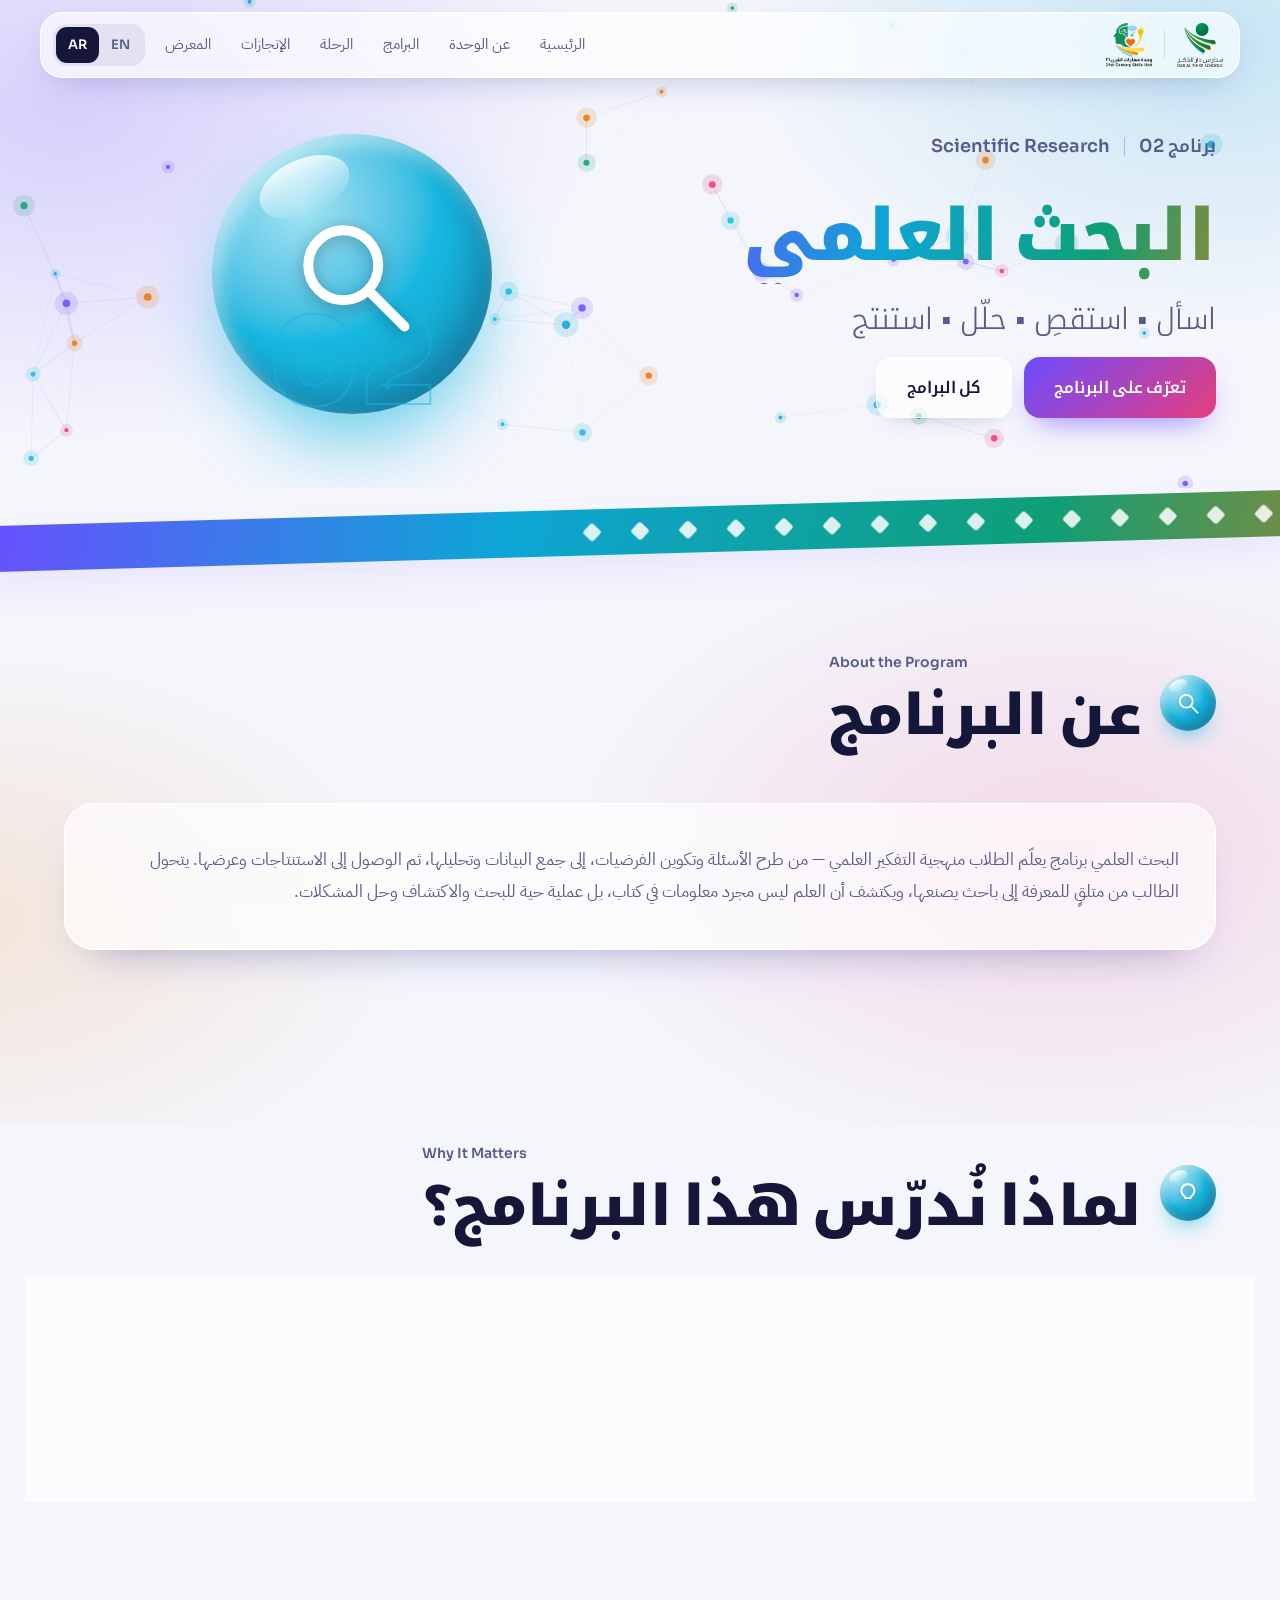
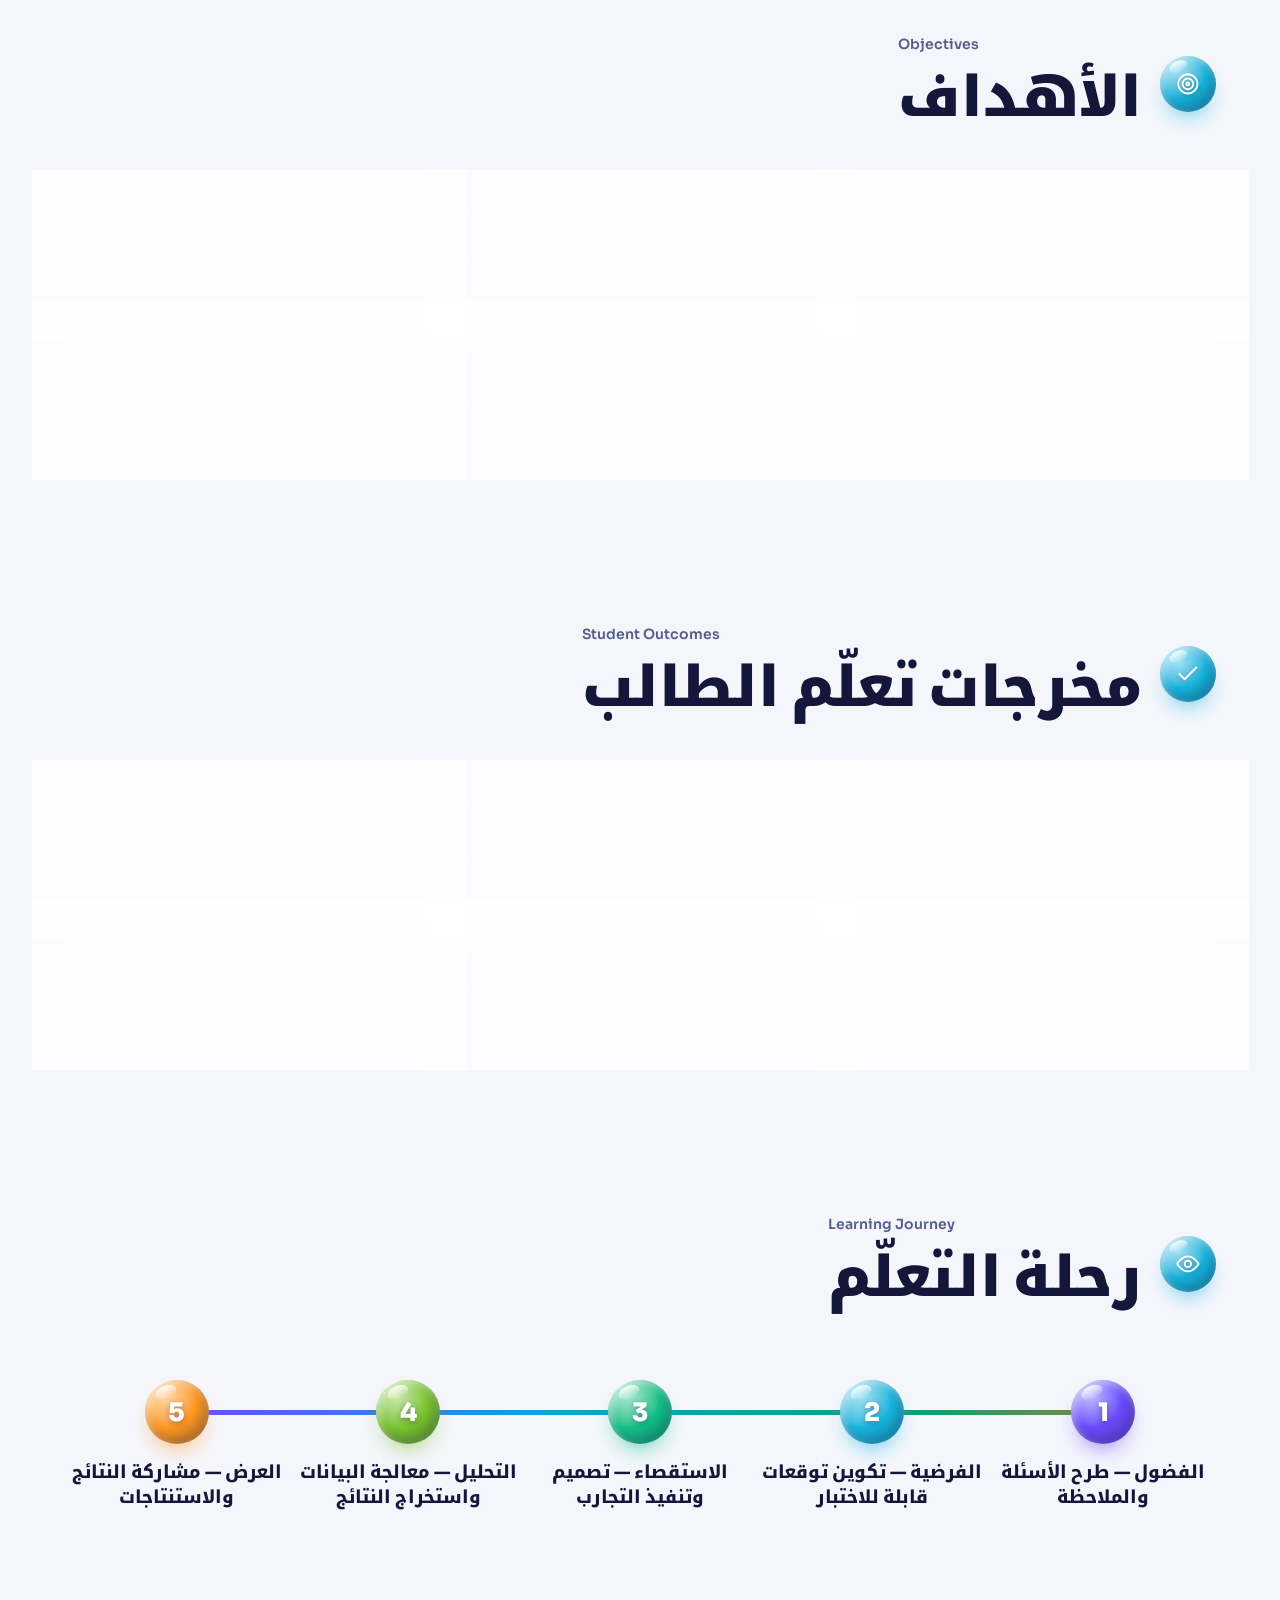
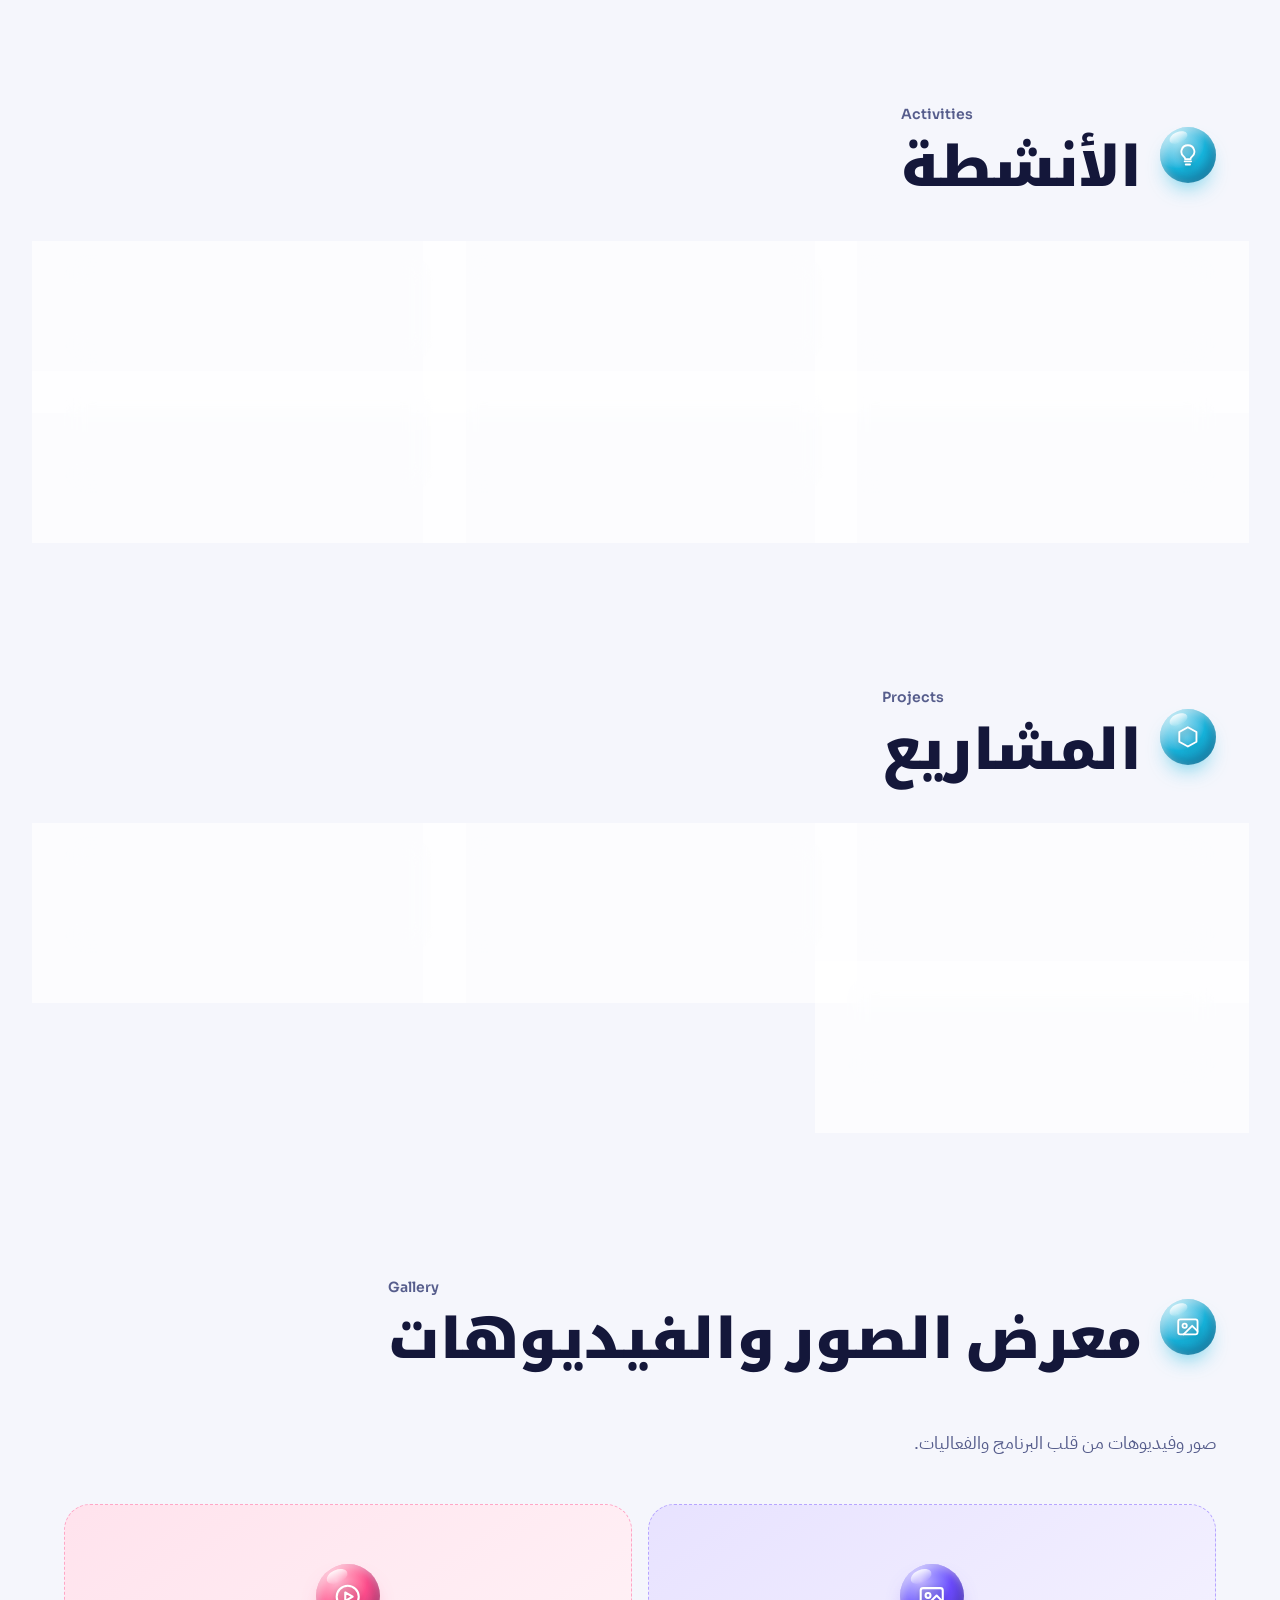
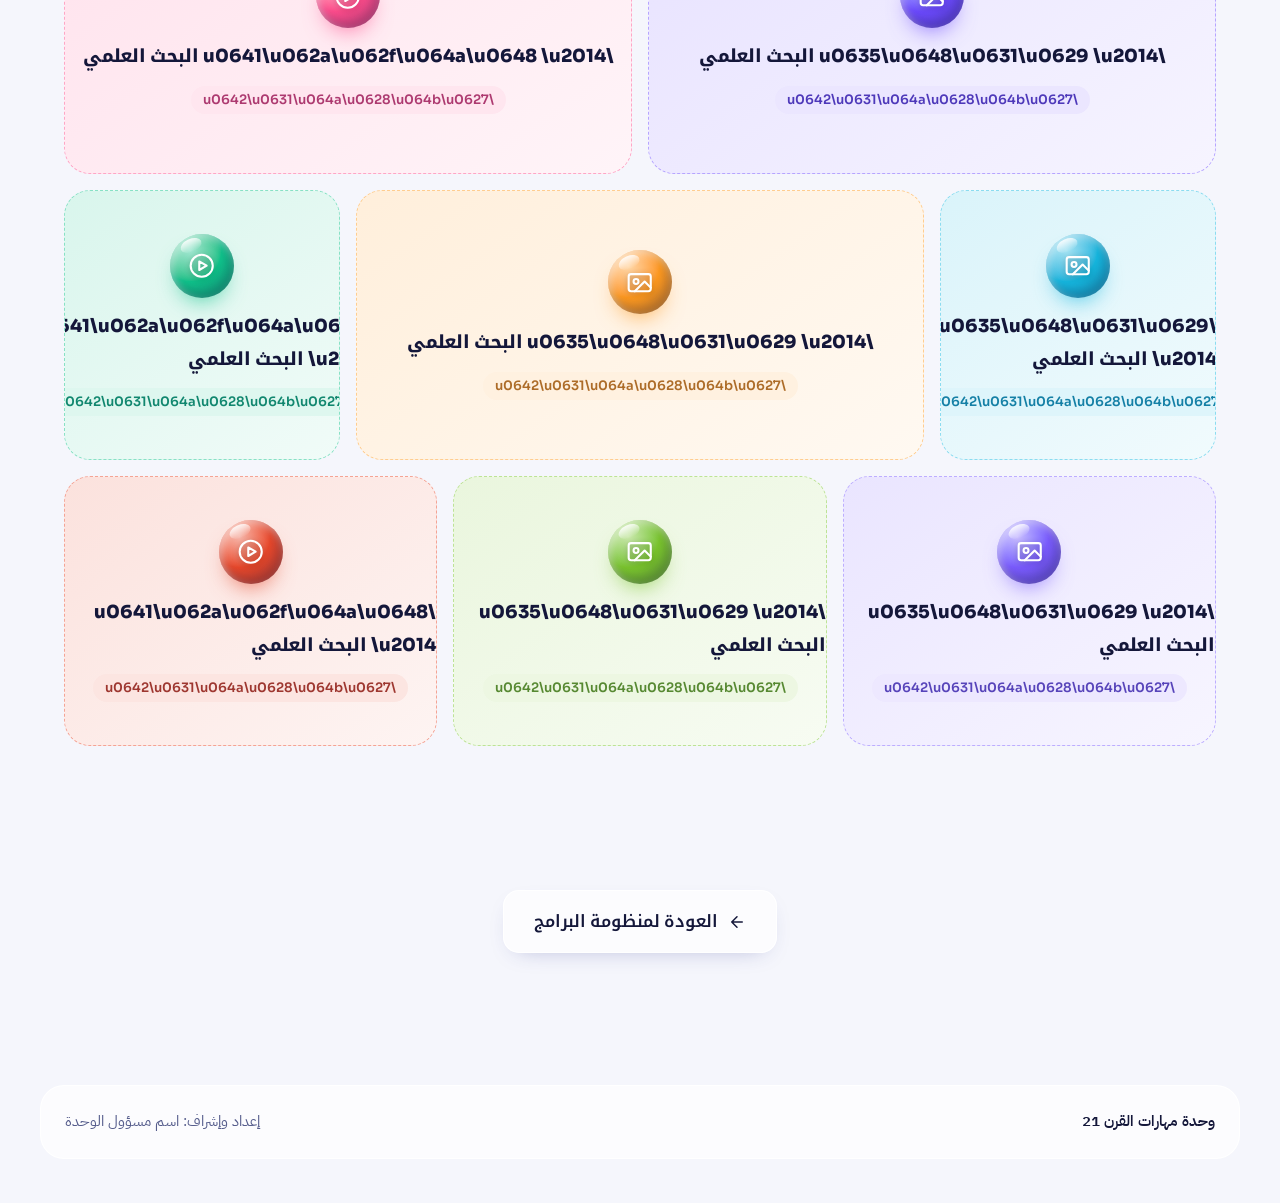
<file: programs/scientific-research.html>
<!DOCTYPE html>
<html lang="ar" dir="rtl">
<head>
<meta charset="UTF-8">
<meta name="viewport" content="width=device-width, initial-scale=1">
<title>البحث العلمي | وحدة مهارات القرن 21</title>
<meta name="description" content="تحويل فضول الطالب إلى أسئلة، والأسئلة إلى بحث، والبحث إلى معرفة وحلول.">
<meta name="theme-color" content="#F5F6FC">
<link rel="preconnect" href="https://fonts.googleapis.com">
<link rel="preconnect" href="https://fonts.gstatic.com" crossorigin>
<link href="https://fonts.googleapis.com/css2?family=IBM+Plex+Sans+Arabic:wght@400;500;600&family=Noto+Kufi+Arabic:wght@300;600;900&family=Sora:wght@400;600;800&display=swap" rel="stylesheet">
<style>

  :root{
    --bg:#F5F6FC;--ink:#14173A;--muted:#565D8C;
    --glass:rgba(255,255,255,.66);--glass-edge:rgba(255,255,255,.95);
    --line:rgba(60,70,160,.14);
    --violet:#6D4BFF;--cyan:#0EA5D6;--green:#0E9F76;--orange:#E8790A;--pink:#E63E7C;
    --foil:linear-gradient(100deg,#6D4BFF 0%,#0EA5D6 20%,#0E9F76 40%,#E8790A 60%,#E63E7C 80%,#6D4BFF 100%);
    --display:'Sora','Noto Kufi Arabic','IBM Plex Sans Arabic',Tahoma,sans-serif;
    --body:'IBM Plex Sans Arabic','Sora',Tahoma,sans-serif;
    --wrap:1200px;--start:right;--flip:1;--fx:-1;
  }
  html[dir="ltr"]{--start:left;--flip:-1;--fx:1}
  *{box-sizing:border-box;margin:0;padding:0}
  html{scroll-behavior:smooth;scroll-padding-top:100px;overflow-x:clip}
  body{font-family:var(--body);background:var(--bg);color:var(--ink);line-height:1.85;font-size:17px;-webkit-font-smoothing:antialiased;overflow-x:clip}
  a{color:inherit;text-decoration:none}
  button{font:inherit;color:inherit;cursor:pointer}
  :focus-visible{outline:3px solid var(--violet);outline-offset:3px;border-radius:10px}
  .wrap{max-width:var(--wrap);margin-inline:auto;padding-inline:24px}
  .aurora{position:fixed;inset:-25%;z-index:-1;pointer-events:none;
    background:radial-gradient(40% 35% at 20% 25%,rgba(109,75,255,.22),transparent 70%),
      radial-gradient(35% 30% at 80% 20%,rgba(14,165,214,.20),transparent 70%),
      radial-gradient(38% 34% at 72% 80%,rgba(230,62,124,.16),transparent 70%),
      radial-gradient(34% 30% at 15% 85%,rgba(232,121,10,.14),transparent 70%);
    animation:drift 28s ease-in-out infinite alternate}
  @keyframes drift{to{transform:translate3d(4%,3%,0) rotate(6deg) scale(1.08)}}
  .nav{position:fixed;top:12px;left:50%;transform:translateX(-50%);z-index:60;
    width:min(1200px,calc(100% - 24px));height:66px;padding-inline:16px 12px;
    display:flex;align-items:center;justify-content:space-between;gap:12px;
    background:var(--glass);backdrop-filter:blur(18px) saturate(1.4);-webkit-backdrop-filter:blur(18px) saturate(1.4);
    border:1px solid var(--glass-edge);border-radius:22px;
    box-shadow:0 12px 36px -16px rgba(40,50,140,.35)}
  .logos{display:flex;align-items:center;gap:12px}
  .logos .sep{width:1px;height:30px;background:var(--line)}
  .logo{position:relative;display:inline-flex;align-items:center;justify-content:center;height:44px;min-width:44px}
  .logo img{height:44px;width:auto;display:block}
  .logo .ph{display:none;font-size:11.5px;line-height:1.3;color:var(--muted);text-align:center;
    border:1.5px dashed rgba(60,70,160,.35);border-radius:11px;padding:5px 10px;white-space:nowrap}
  .logo.missing img{display:none}
  .logo.missing .ph{display:block}
  .nav-right{display:flex;align-items:center;gap:6px}
  .nav-links{display:flex;align-items:center;gap:2px}
  .nav-links a{padding:8px 14px;border-radius:14px;font-size:15px;color:var(--muted);transition:background .2s,color .2s;white-space:nowrap}
  .nav-links a:hover{background:rgba(109,75,255,.09);color:var(--ink)}
  .lang{direction:ltr;display:inline-flex;align-items:center;padding:3px;border:0;border-radius:14px;
    background:rgba(20,23,58,.07);font-family:'Sora',sans-serif;font-weight:600;font-size:13px}
  .lang span{padding:6px 12px;border-radius:11px;color:var(--muted);transition:background .2s,color .2s}
  html[lang="ar"] .lang [data-l="ar"],html[lang="en"] .lang [data-l="en"]{background:var(--ink);color:#fff}
  .burger{display:none;width:44px;height:40px;border:0;border-radius:14px;background:rgba(20,23,58,.07);flex-direction:column;justify-content:center;align-items:center;gap:5px}
  .burger i{display:block;width:18px;height:2px;border-radius:2px;background:var(--ink);transition:transform .25s,opacity .2s}
  .burger[aria-expanded="true"] i:nth-child(1){transform:translateY(7px) rotate(45deg)}
  .burger[aria-expanded="true"] i:nth-child(2){opacity:0}
  .burger[aria-expanded="true"] i:nth-child(3){transform:translateY(-7px) rotate(-45deg)}
  .menu{position:fixed;top:86px;left:50%;transform:translateX(-50%);z-index:59;width:min(1200px,calc(100% - 24px));
    display:grid;gap:2px;padding:10px;border-radius:22px;
    background:rgba(255,255,255,.9);backdrop-filter:blur(18px);-webkit-backdrop-filter:blur(18px);
    border:1px solid var(--glass-edge);box-shadow:0 24px 50px -24px rgba(40,50,140,.5)}
  .menu[hidden]{display:none}
  .menu a{padding:14px 18px;border-radius:14px;font-family:var(--display);font-weight:600;font-size:16px}
  .menu a:hover{background:rgba(109,75,255,.09)}
  @media (min-width:981px){.menu{display:none!important}}
  .hero{position:relative;padding:130px 0 70px;overflow:hidden}
  #fx{position:absolute;inset:0;width:100%;height:100%;pointer-events:none}
  .hero-grid{position:relative;display:grid;grid-template-columns:1fr 1.05fr;gap:28px;align-items:center}
  .hero-text{position:relative;z-index:2}
  .hero h1{font-family:var(--display);font-weight:900;font-size:clamp(38px,5.6vw,78px);line-height:1.32;margin-bottom:12px;text-wrap:balance;
    background-image:var(--foil);background-size:200% 100%;background-repeat:repeat-x;
    -webkit-background-clip:text;background-clip:text;color:transparent;-webkit-text-fill-color:transparent;
    animation:foil 10s linear infinite,rise .9s cubic-bezier(.2,.8,.2,1) both}
  @keyframes foil{to{background-position:200% 0}}
  @keyframes rise{from{opacity:0;transform:translateY(26px);filter:blur(10px)}to{opacity:1;transform:none;filter:none}}
  .hero-sub{display:flex;flex-wrap:wrap;align-items:center;gap:8px 14px;margin-bottom:26px;font-family:var(--display);font-weight:600;color:var(--muted);font-size:clamp(14px,1.4vw,18px);animation:rise .9s .1s cubic-bezier(.2,.8,.2,1) both}
  .hero-sub .vbar{width:1.5px;height:1.1em;background:rgba(60,70,160,.3)}
  .duo{font-family:var(--display);line-height:1.6}
  .duo span{display:block}
  .duo .a{font-weight:300;color:var(--muted)}
  .duo .b{font-weight:900;color:var(--ink)}
  .hero .duo{font-size:clamp(20px,2.3vw,30px);margin-bottom:14px;animation:rise .9s .18s cubic-bezier(.2,.8,.2,1) both}
  .hero .lead{font-size:clamp(16px,1.5vw,19px);color:var(--muted);max-width:33em;margin-bottom:32px;animation:rise .9s .28s cubic-bezier(.2,.8,.2,1) both}
  .btns{display:flex;flex-wrap:wrap;gap:12px;animation:rise .9s .38s cubic-bezier(.2,.8,.2,1) both}
  .btn{display:inline-flex;align-items:center;gap:10px;font-family:var(--display);font-weight:600;font-size:16px;padding:15px 30px;border-radius:16px;transition:transform .2s,box-shadow .2s,background .2s}
  .btn.primary{color:#fff;background:linear-gradient(135deg,var(--violet),var(--pink));box-shadow:0 14px 30px -12px rgba(109,75,255,.7)}
  .btn.primary:hover{transform:translateY(-3px);box-shadow:0 20px 36px -12px rgba(230,62,124,.65)}
  .btn.ghost{background:var(--glass);border:1px solid var(--glass-edge);box-shadow:0 8px 24px -14px rgba(40,50,140,.4)}
  .btn.ghost:hover{background:#fff;transform:translateY(-3px)}
  .p-hero-orb{position:relative;z-index:2;display:grid;place-items:center;animation:rise .9s .2s cubic-bezier(.2,.8,.2,1) both}
  .p-hero-orb .ball{position:relative;display:grid;place-items:center;width:280px;height:280px;border-radius:50%;
    background:radial-gradient(circle at 32% 26%,color-mix(in srgb,var(--c) 40%,#fff) 0%,var(--c) 48%,color-mix(in srgb,var(--c) 72%,#14173A) 100%);
    box-shadow:0 40px 80px -20px color-mix(in srgb,var(--c) 75%,transparent),inset -14px -18px 30px rgba(20,23,58,.22),inset 8px 10px 18px rgba(255,255,255,.55)}
  .p-hero-orb .ball::after{content:"";position:absolute;top:9%;left:16%;width:34%;height:20%;border-radius:50%;background:linear-gradient(180deg,rgba(255,255,255,.85),rgba(255,255,255,0));transform:rotate(-24deg)}
  .p-hero-orb .ball svg{position:relative;z-index:1;width:50%;height:50%;stroke:#fff;fill:none;stroke-width:1.7;stroke-linecap:round;stroke-linejoin:round;filter:drop-shadow(0 4px 8px rgba(0,0,0,.28))}
  .p-hero-orb .pnum{position:absolute;bottom:-10px;font-family:var(--display);font-weight:900;font-size:120px;line-height:1;color:transparent;-webkit-text-stroke:2px color-mix(in srgb,var(--c) 50%,transparent);direction:ltr;pointer-events:none}
  .band{position:relative;z-index:3;transform:rotate(-1.6deg);margin:20px -3% 0;padding:16px 0;overflow:hidden;
    background:var(--foil);background-size:200% 100%;background-repeat:repeat-x;animation:foil 16s linear infinite;
    box-shadow:0 18px 40px -20px rgba(109,75,255,.6)}
  .track{display:flex;width:max-content;direction:ltr;animation:marq 42s linear infinite}
  .track span{display:inline-flex;align-items:center;gap:34px;padding-inline-end:34px;font-family:var(--display);font-weight:900;font-size:clamp(24px,3.4vw,44px);line-height:1.4;color:#fff;white-space:nowrap;direction:rtl}
  html[dir="ltr"] .track span{direction:ltr}
  .track span::after{content:"";width:14px;height:14px;background:rgba(255,255,255,.85);transform:rotate(45deg);border-radius:3px}
  @keyframes marq{to{transform:translateX(-50%)}}
  section{padding:96px 0}
  .sec-title{font-family:var(--display);font-weight:900;font-size:clamp(30px,4.4vw,56px);line-height:1.4;margin-bottom:14px;text-wrap:balance}
  .sec-sub{color:var(--muted);max-width:40em;font-size:clamp(16px,1.4vw,18.5px)}
  .sec-head{display:flex;align-items:center;gap:18px;margin-bottom:48px}
  .sec-head .gorb{--sz:56px;flex:none}
  .sec-head .sec-title{margin-bottom:0}
  .sec-head .en{font-family:var(--display);font-weight:600;font-size:14px;color:var(--muted);direction:ltr}
  .gorb{--sz:56px;position:relative;display:grid;place-items:center;width:var(--sz);height:var(--sz);border-radius:50%;flex:none;
    background:radial-gradient(circle at 32% 26%,color-mix(in srgb,var(--c) 40%,#fff) 0%,var(--c) 48%,color-mix(in srgb,var(--c) 72%,#14173A) 100%);
    box-shadow:0 12px 22px -10px color-mix(in srgb,var(--c) 75%,transparent),inset -5px -7px 12px rgba(20,23,58,.22),inset 3px 4px 8px rgba(255,255,255,.55)}
  .gorb::after{content:"";position:absolute;top:9%;left:16%;width:34%;height:20%;border-radius:50%;background:linear-gradient(180deg,rgba(255,255,255,.85),rgba(255,255,255,0));transform:rotate(-24deg)}
  .gorb svg{position:relative;z-index:1;width:46%;height:46%;stroke:#fff;fill:none;stroke-width:1.7;stroke-linecap:round;stroke-linejoin:round;filter:drop-shadow(0 2px 3px rgba(0,0,0,.28))}
  .gorb b{position:relative;z-index:1;font-family:var(--display);font-weight:900;font-size:calc(var(--sz) * .4);color:#fff;text-shadow:0 2px 6px rgba(20,23,58,.35);direction:ltr}
  .info-card{display:flex;flex-direction:column;gap:18px;padding:40px 36px;border-radius:30px;
    background:var(--glass);backdrop-filter:blur(16px);-webkit-backdrop-filter:blur(16px);
    border:1px solid var(--glass-edge);box-shadow:0 22px 46px -30px rgba(40,50,140,.55);
    --rx:0deg;--ry:0deg;--ty:0px;--mx:50%;--my:0%;
    transform:perspective(900px) rotateX(var(--rx)) rotateY(var(--ry)) translateY(var(--ty));
    transition:transform .25s ease-out,box-shadow .3s,border-color .3s;isolation:isolate;overflow:hidden}
  .info-card::before{content:"";position:absolute;inset:0;z-index:-1;opacity:0;transition:opacity .3s;
    background:radial-gradient(360px circle at var(--mx,50%) var(--my,0%),color-mix(in srgb,var(--c) 22%,transparent),transparent 70%)}
  @media(hover:hover){.info-card:hover{--ty:-8px;border-color:color-mix(in srgb,var(--c) 50%,#fff);box-shadow:0 34px 60px -28px var(--c)}.info-card:hover::before{opacity:1}}
  .info-card .gorb{--sz:72px}
  .info-card h3{font-family:var(--display);font-weight:900;font-size:clamp(22px,2.2vw,29px);line-height:1.45}
  .info-card p{color:var(--muted);font-size:17px;line-height:1.9}
  .list-grid{display:grid;grid-template-columns:repeat(auto-fit,minmax(300px,1fr));gap:22px;margin-top:48px}
  .lcard{position:relative;display:flex;gap:18px;align-items:flex-start;padding:28px 26px;border-radius:26px;
    background:var(--glass);backdrop-filter:blur(14px);-webkit-backdrop-filter:blur(14px);
    border:1px solid var(--glass-edge);box-shadow:0 18px 40px -28px rgba(40,50,140,.5);
    --rx:0deg;--ry:0deg;--ty:0px;--mx:50%;--my:0%;
    transform:perspective(900px) rotateX(var(--rx)) rotateY(var(--ry)) translateY(var(--ty));
    transition:transform .25s ease-out,box-shadow .3s,border-color .3s;isolation:isolate;overflow:hidden}
  .lcard::before{content:"";position:absolute;inset:0;z-index:-1;opacity:0;transition:opacity .3s;
    background:radial-gradient(280px circle at var(--mx,50%) var(--my,0%),color-mix(in srgb,var(--c) 20%,transparent),transparent 70%)}
  @media(hover:hover){.lcard:hover{--ty:-6px;border-color:color-mix(in srgb,var(--c) 50%,#fff);box-shadow:0 26px 44px -26px var(--c)}.lcard:hover::before{opacity:1}}
  .lcard .gorb{--sz:50px}
  .lcard p{font-size:16px;line-height:1.8;color:var(--ink)}
  .journey{position:relative;list-style:none;display:grid;grid-template-columns:repeat(5,1fr);gap:6px;margin-top:64px}
  .journey::before{content:"";position:absolute;top:30px;inset-inline:calc(100% / 10);height:5px;border-radius:5px;
    background:var(--foil);background-size:200% 100%;background-repeat:repeat-x;
    transform:scaleX(0);transform-origin:var(--start) center;transition:transform 1.6s cubic-bezier(.6,0,.2,1)}
  .journey.on::before{transform:scaleX(1);animation:foil 12s linear infinite}
  .step{position:relative;display:flex;flex-direction:column;align-items:center;gap:16px;text-align:center}
  .step .gorb{--sz:64px;transform:scale(.3);opacity:0;transition:transform .7s cubic-bezier(.2,1.5,.4,1),opacity .4s;transition-delay:calc(var(--i) * .18s + .25s)}
  .step .s-label{font-family:var(--display);font-weight:800;font-size:clamp(14px,1.4vw,18px);line-height:1.4;opacity:0;transition:opacity .5s;transition-delay:calc(var(--i) * .18s + .45s)}
  .journey.on .gorb{transform:none;opacity:1}
  .journey.on .s-label{opacity:1}
  .bento{display:grid;grid-template-columns:repeat(12,1fr);grid-auto-rows:270px;gap:16px;margin-top:44px}
  .b-tile{position:relative;grid-column:span var(--span);display:flex;flex-direction:column;align-items:center;justify-content:center;gap:12px;
    padding:0;border:0;border-radius:26px;overflow:hidden;background:#e6e8f7;box-shadow:0 18px 38px -24px rgba(40,50,140,.6);font-family:var(--display)}
  .b-tile.ph{background:linear-gradient(145deg,color-mix(in srgb,var(--c) 16%,#fff),color-mix(in srgb,var(--c) 6%,#fff));border:1px dashed color-mix(in srgb,var(--c) 50%,#fff);box-shadow:none}
  .b-tile.ph b{font-weight:800;font-size:18px}
  .b-tile.ph .soon{font-size:13px;font-weight:600;color:color-mix(in srgb,var(--c) 65%,#14173A);background:color-mix(in srgb,var(--c) 14%,#fff);padding:2px 12px;border-radius:999px}
  .b-tile img{position:absolute;inset:0;width:100%;height:100%;object-fit:cover;transition:transform .7s}
  button.b-tile:hover img{transform:scale(1.06)}
  .b-tile .cap{position:absolute;inset-inline:0;bottom:0;padding:44px 18px 16px;color:#fff;font-weight:600;font-size:15px;text-align:start;background:linear-gradient(180deg,transparent,rgba(20,23,58,.82))}
  .b-tile .play{position:absolute;top:50%;left:50%;translate:-50% -50%;width:66px;height:66px;display:grid;place-items:center;border-radius:50%;background:rgba(255,255,255,.88);box-shadow:0 12px 28px -10px rgba(20,23,58,.6)}
  .b-tile .play svg{width:34px;height:34px;stroke:var(--ink);fill:none;stroke-width:1.8;stroke-linecap:round;stroke-linejoin:round}
  button.b-tile{cursor:zoom-in}
  .lightbox{position:fixed;inset:0;z-index:100;display:flex;align-items:center;justify-content:center;padding:24px;background:rgba(245,246,252,.9);backdrop-filter:blur(14px);-webkit-backdrop-filter:blur(14px)}
  .lightbox[hidden]{display:none}
  .lightbox figure{max-width:min(1100px,92vw);text-align:center}
  .lightbox img{max-width:100%;max-height:78vh;border-radius:22px;box-shadow:0 30px 70px -30px rgba(20,23,58,.6)}
  .lightbox video{max-width:100%;max-height:78vh;border-radius:22px;background:#000;box-shadow:0 30px 70px -30px rgba(20,23,58,.6)}
  .lightbox iframe{border:0;border-radius:22px;box-shadow:0 30px 70px -30px rgba(20,23,58,.6)}
  .lightbox figcaption{margin-top:14px;font-weight:600}
  .lightbox .x{position:absolute;top:18px;inset-inline-end:18px;width:46px;height:46px;border-radius:50%;border:0;background:var(--ink);color:#fff;font-size:22px;line-height:1}
  .back-section{padding:48px 0 96px;text-align:center}
  .back-section .btn{font-size:17px}
  footer{padding:36px 0 44px;color:var(--muted);font-size:15px}
  footer .wrap{display:flex;flex-wrap:wrap;justify-content:space-between;align-items:center;gap:16px;padding-block:22px;border-radius:24px;background:var(--glass);border:1px solid var(--glass-edge)}
  footer b{color:var(--ink);font-weight:600}
  @media(max-width:1080px){.nav-links a{padding:8px 10px;font-size:14px}}
  @media(max-width:980px){
    .hero{padding-top:110px}
    .hero-grid{grid-template-columns:1fr;gap:10px}
    .hero-text{text-align:center}
    .hero-sub{justify-content:center}
    .hero .lead{margin-inline:auto}
    .btns{justify-content:center}
    .p-hero-orb{order:-1}
    .p-hero-orb .ball{width:200px;height:200px}
    .p-hero-orb .pnum{font-size:80px}
    .nav-links{display:none}
    .burger{display:inline-flex}
    .journey{grid-template-columns:1fr;gap:26px;margin-top:44px}
    .journey::before{top:32px;bottom:32px;height:auto;width:5px;inset-inline:auto;inset-inline-start:30px;transform:scaleY(0);transform-origin:center top}
    .journey.on::before{transform:scaleY(1)}
    .step{flex-direction:row;text-align:start;gap:20px}
  }
  @media(max-width:620px){
    body{font-size:16px}
    section{padding:64px 0}
    .list-grid{grid-template-columns:1fr}
    .logo,.logo img{height:38px}
    .nav{height:60px}
    .band{padding:12px 0}
    .bento{grid-auto-rows:230px}
    .b-tile{grid-column:span 12}
  }
  @media(prefers-reduced-motion:reduce){
    html{scroll-behavior:auto}
    *,*::before,*::after{animation:none!important;transition:none!important}
    .journey::before{transform:none}
    .step .gorb,.step .s-label{opacity:1;transform:none}
  }

</style>
</head>
<body>
<div class="aurora" aria-hidden="true"></div>

<!-- Nav -->
<header class="nav">
  <div class="logos">
    <a href="../index.html" class="logo"><img src="../assets/school-logo.png" alt="School logo" onerror="this.parentNode.classList.add('missing')"><span class="ph">School<br>Logo</span></a>
    <span class="sep" aria-hidden="true"></span>
    <a href="../index.html" class="logo"><img src="../assets/unit-logo.png" alt="Unit logo" onerror="this.parentNode.classList.add('missing')"><span class="ph">Unit<br>Logo</span></a>
  </div>
  <div class="nav-right">
    <nav class="nav-links" aria-label="Main">
      <a href="../index.html" data-t="nav.home"></a>
      <a href="../index.html#about" data-t="nav.about"></a>
      <a href="../index.html#programs" data-t="nav.programs"></a>
      <a href="../index.html#journey" data-t="nav.journey"></a>
      <a href="../index.html#achievements" data-t="nav.achievements"></a>
      <a href="../index.html#gallery" data-t="nav.gallery"></a>
    </nav>
    <button class="lang" id="langBtn" type="button" aria-label="Change language / تغيير اللغة"><span data-l="ar">AR</span><span data-l="en">EN</span></button>
    <button class="burger" id="burger" type="button" aria-expanded="false" aria-controls="menu" aria-label="Menu"><i></i><i></i><i></i></button>
  </div>
</header>

<!-- Mobile menu -->
<nav class="menu" id="menu" aria-label="Menu" hidden>
  <a href="../index.html" data-t="nav.home"></a>
  <a href="../index.html#about" data-t="nav.about"></a>
  <a href="../index.html#programs" data-t="nav.programs"></a>
  <a href="../index.html#journey" data-t="nav.journey"></a>
  <a href="../index.html#achievements" data-t="nav.achievements"></a>
  <a href="../index.html#gallery" data-t="nav.gallery"></a>
</nav>

<main>
<!-- Hero -->
<section class="hero" id="top">
  <canvas id="fx" aria-hidden="true"></canvas>
  <div class="wrap hero-grid">
    <div class="hero-text">
      <p class="hero-sub"><span data-t="hero.num"></span><i class="vbar" aria-hidden="true"></i><span data-t="hero.altName" data-alt-lang></span></p>
      <h1 data-t="hero.name"></h1>
      <p class="duo"><span class="a" data-t="hero.tagline"></span></p>
      <div class="btns">
        <a class="btn primary" href="#about" data-t="hero.cta1"></a>
        <a class="btn ghost" href="../index.html#programs" data-t="hero.cta2"></a>
      </div>
    </div>
    <div class="p-hero-orb" style="--c:#16B8E0">
      <div class="ball">
        <svg viewBox="0 0 24 24" aria-hidden="true"><circle cx="10.5" cy="10.5" r="6"/><path d="M15 15l6 6"/></svg>
        <span class="pnum">02</span>
      </div>
    </div>
  </div>
</section>

<!-- Skills band -->
<div class="band" aria-hidden="true"><div class="track" id="track"></div></div>

<!-- About -->
<section id="about">
  <div class="wrap">
    <div class="sec-head">
      <span class="gorb" style="--c:#16B8E0"><svg viewBox="0 0 24 24" aria-hidden="true"><circle cx="10.5" cy="10.5" r="6"/><path d="M15 15l6 6"/></svg></span>
      <div><div class="en" data-t="about.en"></div><h2 class="sec-title" data-t="about.title"></h2></div>
    </div>
    <div class="info-card" style="--c:#16B8E0">
      <p data-t="about.desc"></p>
    </div>
  </div>
</section>

<!-- Why -->
<section id="why">
  <div class="wrap">
    <div class="sec-head">
      <span class="gorb" style="--c:#16B8E0"><svg viewBox="0 0 24 24" aria-hidden="true"><path d="M12 3a6 6 0 0 0-3.5 10.9c.6.5 1 1.2 1 2.1h5c0-.9.4-1.6 1-2.1A6 6 0 0 0 12 3z"/></svg></span>
      <div><div class="en" data-t="why.en"></div><h2 class="sec-title" data-t="why.title"></h2></div>
    </div>
    <div class="info-card" style="--c:#16B8E0">
      <p data-t="why.desc"></p>
    </div>
  </div>
</section>

<!-- Objectives -->
<section id="objectives">
  <div class="wrap">
    <div class="sec-head">
      <span class="gorb" style="--c:#16B8E0"><svg viewBox="0 0 24 24" aria-hidden="true"><circle cx="12" cy="12" r="9"/><circle cx="12" cy="12" r="5"/><circle cx="12" cy="12" r="1.4"/></svg></span>
      <div><div class="en" data-t="objectives.en"></div><h2 class="sec-title" data-t="objectives.title"></h2></div>
    </div>
    <div class="list-grid" id="objGrid"></div>
  </div>
</section>

<!-- Outcomes -->
<section id="outcomes">
  <div class="wrap">
    <div class="sec-head">
      <span class="gorb" style="--c:#16B8E0"><svg viewBox="0 0 24 24" aria-hidden="true"><path d="M20 6L9 17l-5-5"/></svg></span>
      <div><div class="en" data-t="outcomes.en"></div><h2 class="sec-title" data-t="outcomes.title"></h2></div>
    </div>
    <div class="list-grid" id="outGrid"></div>
  </div>
</section>

<!-- Learning Journey -->
<section id="journey">
  <div class="wrap">
    <div class="sec-head">
      <span class="gorb" style="--c:#16B8E0"><svg viewBox="0 0 24 24" aria-hidden="true"><path d="M2 12s4-7 10-7 10 7 10 7-4 7-10 7S2 12 2 12z"/><circle cx="12" cy="12" r="3"/></svg></span>
      <div><div class="en" data-t="journey.en"></div><h2 class="sec-title" data-t="journey.title"></h2></div>
    </div>
    <ol class="journey" id="journeyList"></ol>
  </div>
</section>

<!-- Activities -->
<section id="activities">
  <div class="wrap">
    <div class="sec-head">
      <span class="gorb" style="--c:#16B8E0"><svg viewBox="0 0 24 24" aria-hidden="true"><path d="M9 18h6M10 21h4M12 3a6 6 0 0 0-3.5 10.9c.6.5 1 1.2 1 2.1h5c0-.9.4-1.6 1-2.1A6 6 0 0 0 12 3z"/></svg></span>
      <div><div class="en" data-t="activities.en"></div><h2 class="sec-title" data-t="activities.title"></h2></div>
    </div>
    <div class="list-grid" id="actGrid"></div>
  </div>
</section>

<!-- Projects -->
<section id="projects">
  <div class="wrap">
    <div class="sec-head">
      <span class="gorb" style="--c:#16B8E0"><svg viewBox="0 0 24 24" aria-hidden="true"><path d="M12 3l8 4.5v9L12 21l-8-4.5v-9z"/></svg></span>
      <div><div class="en" data-t="projects.en"></div><h2 class="sec-title" data-t="projects.title"></h2></div>
    </div>
    <div class="list-grid" id="projGrid"></div>
  </div>
</section>

<!-- Gallery -->
<section id="gallery">
  <div class="wrap">
    <div class="sec-head">
      <span class="gorb" style="--c:#16B8E0"><svg viewBox="0 0 24 24" aria-hidden="true"><rect x="3" y="5" width="18" height="14" rx="2"/><circle cx="9" cy="11" r="2"/><path d="M21 16l-5-5-8 8"/></svg></span>
      <div><div class="en" data-t="gallery.en"></div><h2 class="sec-title" data-t="gallery.title"></h2></div>
    </div>
    <p class="sec-sub" data-t="gallery.sub"></p>
    <div class="bento" id="bento"></div>
  </div>
</section>

<!-- Back -->
<section class="back-section">
  <div class="wrap">
    <a class="btn ghost" href="../index.html#programs">
      <svg viewBox="0 0 24 24" width="18" height="18" fill="none" stroke="currentColor" stroke-width="2" stroke-linecap="round" stroke-linejoin="round" style="transform:scaleX(var(--flip))"><path d="M19 12H5M12 19l-7-7 7-7"/></svg>
      <span data-t="back"></span>
    </a>
  </div>
</section>

<!-- Lightbox -->
<div class="lightbox" id="mediaBox" hidden><button class="x" aria-label="إغلاق">×</button><figure id="mediaFig"></figure></div>
</main>

<footer>
  <div class="wrap">
    <div><b data-t="footer.name"></b></div>
    <div data-t="footer.by"></div>
  </div>
</footer>

<script>

const I18N = {"ar": {"meta": {"title": "البحث العلمي | وحدة مهارات القرن 21", "description": "تحويل فضول الطالب إلى أسئلة، والأسئلة إلى بحث، والبحث إلى معرفة وحلول."}, "nav": {"home": "الرئيسية", "about": "عن الوحدة", "why": "لماذا الوحدة؟", "programs": "البرامج", "journey": "الرحلة", "achievements": "الإنجازات", "gallery": "المعرض"}, "hero": {"name": "البحث العلمي", "altName": "Scientific Research", "num": "برنامج 02", "tagline": "اسأل • استقصِ • حلّل • استنتج", "cta1": "تعرّف على البرنامج", "cta2": "كل البرامج"}, "about": {"title": "عن البرنامج", "en": "About the Program", "desc": "البحث العلمي برنامج يعلّم الطلاب منهجية التفكير العلمي — من طرح الأسئلة وتكوين الفرضيات، إلى جمع البيانات وتحليلها، ثم الوصول إلى الاستنتاجات وعرضها. يتحول الطالب من متلقٍ للمعرفة إلى باحث يصنعها، ويكتشف أن العلم ليس مجرد معلومات في كتاب، بل عملية حية للبحث والاكتشاف وحل المشكلات."}, "why": {"title": "لماذا نُدرّس هذا البرنامج؟", "en": "Why It Matters", "desc": "في عصر تتدفق فيه المعلومات من كل جهة، أصبحت القدرة على البحث والتحليل والتمييز بين الحقائق والادعاءات مهارة بقاء. البحث العلمي يعلّم الطالب كيف يفكر نقدياً، وكيف يبني المعرفة بالأدلة، وكيف يقدم حلولاً مبنية على بيانات لا على آراء. هذه المهارات أساسية للنجاح في أي مجال في المستقبل."}, "objectives": {"title": "الأهداف", "en": "Objectives", "items": ["تنمية مهارات طرح الأسئلة العلمية", "تعلّم منهجية البحث العلمي خطوة بخطوة", "تطوير مهارات جمع البيانات وتحليلها", "بناء القدرة على تكوين الفرضيات واختبارها", "تنمية مهارات كتابة التقارير وعرض النتائج", "ربط البحث العلمي بحل المشكلات الواقعية"]}, "outcomes": {"title": "مخرجات تعلّم الطالب", "en": "Student Outcomes", "items": ["طالب قادر على طرح أسئلة بحثية واضحة", "إتقان منهجية البحث العلمي الأساسية", "مهارات تحليل البيانات واستخراج الاستنتاجات", "قدرة على كتابة تقارير علمية منظمة", "مهارات عرض تقديمي للمشاريع البحثية", "تفكير نقدي قائم على الأدلة والمنطق"]}, "journey": {"title": "رحلة التعلّم", "en": "Learning Journey", "steps": ["الفضول — طرح الأسئلة والملاحظة", "الفرضية — تكوين توقعات قابلة للاختبار", "الاستقصاء — تصميم وتنفيذ التجارب", "التحليل — معالجة البيانات واستخراج النتائج", "العرض — مشاركة النتائج والاستنتاجات"]}, "activities": {"title": "الأنشطة", "en": "Activities", "items": ["ورش صياغة الأسئلة البحثية", "تجارب علمية عملية في المعمل", "جمع البيانات الميدانية واستبيانات", "تحليل البيانات باستخدام أدوات مناسبة", "كتابة التقارير والعروض التقديمية", "زيارات للمراكز البحثية والمختبرات"]}, "projects": {"title": "المشاريع", "en": "Projects", "items": ["مشروع بحث علمي كامل من الفكرة للعرض", "دراسة ميدانية لظاهرة في المجتمع المحلي", "تجربة معملية مع تحليل البيانات", "عرض تقديمي في معرض البحث العلمي"]}, "gallery": {"title": "معرض الصور والفيديوهات", "en": "Gallery", "sub": "صور وفيديوهات من قلب البرنامج والفعاليات."}, "back": "العودة لمنظومة البرامج", "footer": {"name": "وحدة مهارات القرن 21", "by": "إعداد وإشراف: اسم مسؤول الوحدة"}, "band": ["التفكير الناقد", "الإبداع", "التعاون", "التواصل", "حل المشكلات", "الابتكار", "ريادة الأعمال", "القيادة"]}, "en": {"meta": {"title": "Scientific Research | 21st Century Skills Unit", "description": "Turning students' curiosity into questions, questions into research, and research into knowledge and solutions."}, "nav": {"home": "Home", "about": "About", "why": "Why?", "programs": "Programs", "journey": "Journey", "achievements": "Achievements", "gallery": "Gallery"}, "hero": {"name": "Scientific Research", "altName": "البحث العلمي", "num": "Program 02", "tagline": "Ask • Investigate • Analyze • Conclude", "cta1": "Learn More", "cta2": "All Programs"}, "about": {"title": "About the Program", "en": "About the Program", "desc": "The Scientific Research program teaches students the methodology of scientific thinking — from formulating questions and hypotheses, to collecting and analyzing data, then reaching conclusions and presenting them. The student transforms from a receiver of knowledge to a researcher who creates it, discovering that science is not just information in a book, but a living process of inquiry, discovery, and problem-solving."}, "why": {"title": "Why We Teach This Program", "en": "Why It Matters", "desc": "In an age where information flows from every direction, the ability to research, analyze, and distinguish between facts and claims is a survival skill. Scientific research teaches students how to think critically, build knowledge with evidence, and present solutions based on data rather than opinions. These skills are essential for success in any field in the future."}, "objectives": {"title": "Objectives", "en": "Objectives", "items": ["Developing skills in formulating scientific questions", "Learning the scientific research methodology step by step", "Developing data collection and analysis skills", "Building the ability to form and test hypotheses", "Developing report writing and result presentation skills", "Linking scientific research to real-world problem-solving"]}, "outcomes": {"title": "Student Outcomes", "en": "Student Outcomes", "items": ["A student able to formulate clear research questions", "Mastering the basic scientific research methodology", "Data analysis and conclusion extraction skills", "Ability to write organized scientific reports", "Presentation skills for research projects", "Critical thinking based on evidence and logic"]}, "journey": {"title": "Learning Journey", "en": "Learning Journey", "steps": ["Curiosity — asking questions and observation", "Hypothesis — forming testable predictions", "Investigation — designing and conducting experiments", "Analysis — processing data and extracting results", "Presentation — sharing results and conclusions"]}, "activities": {"title": "Activities", "en": "Activities", "items": ["Workshops on formulating research questions", "Practical science experiments in the lab", "Field data collection and surveys", "Data analysis using appropriate tools", "Writing reports and presentations", "Visits to research centers and laboratories"]}, "projects": {"title": "Projects", "en": "Projects", "items": ["A complete scientific research project from idea to presentation", "A field study of a phenomenon in the local community", "A lab experiment with data analysis", "A presentation at the science research fair"]}, "gallery": {"title": "Gallery", "en": "Gallery", "sub": "Photos and videos from the heart of the program and events."}, "back": "Back to Programs", "footer": {"name": "21st Century Skills Unit", "by": "Prepared and supervised by: Unit Lead Name"}, "band": ["Critical Thinking", "Creativity", "Collaboration", "Communication", "Problem Solving", "Innovation", "Entrepreneurship", "Leadership"]}};
const PROGRAM_COLOR = "#16B8E0";
const OBJ_ICONS = ["<circle cx=\"12\" cy=\"12\" r=\"9\"/><circle cx=\"12\" cy=\"12\" r=\"5\"/><circle cx=\"12\" cy=\"12\" r=\"1.4\"/>", "<path d=\"M20 6L9 17l-5-5\"/>", "<path d=\"M12 3l1.8 5.2L19 10l-5.2 1.8L12 17l-1.8-5.2L5 10l5.2-1.8z\"/>", "<path d=\"M9 18h6M10 21h4M12 3a6 6 0 0 0-3.5 10.9c.6.5 1 1.2 1 2.1h5c0-.9.4-1.6 1-2.1A6 6 0 0 0 12 3z\"/>", "<path d=\"M4.5 16.5c-1.5 1.26-2 5-2 5s3.74-.5 5-2c.71-.84.7-2.13-.09-2.91a2.18 2.18 0 0 0-2.91 0z\"/><path d=\"M12 15l-3-3a22 22 0 0 1 2-3.95A12.88 12.88 0 0 1 22 2c0 2.72-.78 7.5-6 12a22.35 22.35 0 0 1-4 1z\"/>", "<path d=\"M2 20h20M5 20V8l5-4 5 4v12M14 20v-6h4v6\"/>"];
const OUT_ICONS = ["<path d=\"M20 6L9 17l-5-5\"/>", "<path d=\"M12 3l1.8 5.2L19 10l-5.2 1.8L12 17l-1.8-5.2L5 10l5.2-1.8z\"/>", "<path d=\"M9 2v6l-4 6v8h14v-8l-4-6V2\"/><path d=\"M9 2h6\"/>", "<path d=\"M14.7 6.3a1 1 0 0 0 0 1.4l1.6 1.6a1 1 0 0 0 1.4 0l3.77-3.77a6 6 0 0 1-7.94 7.94l-6.91 6.91a2.12 2.12 0 0 1-3-3l6.91-6.91a6 6 0 0 1 7.94-7.94l-3.76 3.76z\"/>", "<path d=\"M4.5 16.5c-1.5 1.26-2 5-2 5s3.74-.5 5-2c.71-.84.7-2.13-.09-2.91a2.18 2.18 0 0 0-2.91 0z\"/><path d=\"M12 15l-3-3a22 22 0 0 1 2-3.95A12.88 12.88 0 0 1 22 2c0 2.72-.78 7.5-6 12a22.35 22.35 0 0 1-4 1z\"/>", "<path d=\"M2 20h20M5 20V8l5-4 5 4v12M14 20v-6h4v6\"/>"];
const ACT_ICONS = ["<path d=\"M9 18h6M10 21h4M12 3a6 6 0 0 0-3.5 10.9c.6.5 1 1.2 1 2.1h5c0-.9.4-1.6 1-2.1A6 6 0 0 0 12 3z\"/>", "<path d=\"M9 2v6l-4 6v8h14v-8l-4-6V2\"/><path d=\"M9 2h6\"/>", "<path d=\"M12 19l7-7 3 3-7 7-3-3z\"/><path d=\"M18 13l-1.5-7.5L2 2l3.5 14.5L13 18l5-5z\"/>", "<path d=\"M14.7 6.3a1 1 0 0 0 0 1.4l1.6 1.6a1 1 0 0 0 1.4 0l3.77-3.77a6 6 0 0 1-7.94 7.94l-6.91 6.91a2.12 2.12 0 0 1-3-3l6.91-6.91a6 6 0 0 1 7.94-7.94l-3.76 3.76z\"/>", "<path d=\"M2 20h20M5 20V8l5-4 5 4v12M14 20v-6h4v6\"/>", "<path d=\"M4.5 16.5c-1.5 1.26-2 5-2 5s3.74-.5 5-2c.71-.84.7-2.13-.09-2.91a2.18 2.18 0 0 0-2.91 0z\"/><path d=\"M12 15l-3-3a22 22 0 0 1 2-3.95A12.88 12.88 0 0 1 22 2c0 2.72-.78 7.5-6 12a22.35 22.35 0 0 1-4 1z\"/>"];
const PROJ_ICONS = ["<path d=\"M4.5 16.5c-1.5 1.26-2 5-2 5s3.74-.5 5-2c.71-.84.7-2.13-.09-2.91a2.18 2.18 0 0 0-2.91 0z\"/><path d=\"M12 15l-3-3a22 22 0 0 1 2-3.95A12.88 12.88 0 0 1 22 2c0 2.72-.78 7.5-6 12a22.35 22.35 0 0 1-4 1z\"/>", "<path d=\"M2 20h20M5 20V8l5-4 5 4v12M14 20v-6h4v6\"/>", "<path d=\"M12 3l1.8 5.2L19 10l-5.2 1.8L12 17l-1.8-5.2L5 10l5.2-1.8z\"/>", "<path d=\"M9 18h6M10 21h4M12 3a6 6 0 0 0-3.5 10.9c.6.5 1 1.2 1 2.1h5c0-.9.4-1.6 1-2.1A6 6 0 0 0 12 3z\"/>"];
const BAND = I18N.ar.band;
const JOURNEY_COLORS = ["#6D4BFF","#16B8E0","#10C38B","#7BC62D","#FF9A1F","#FF4D8D","#7B5CFF","#E8482B"];

const LS = { get(k){try{return localStorage.getItem(k);}catch(e){return null;}}, set(k,v){try{localStorage.setItem(k,v);}catch(e){}} };
let LANG = "ar";
const T = (path, lang=LANG) => path.split(".").reduce((o,k)=> (o==null?o:o[k]), I18N[lang]);

function applyLang(lang){
  LANG = lang;
  const de = document.documentElement;
  de.lang = lang; de.dir = lang === "ar" ? "rtl" : "ltr";
  document.querySelectorAll("[data-t]").forEach(el=>{ const v = T(el.dataset.t); if(v != null) el.textContent = v; });
  document.querySelectorAll("[data-alt-lang]").forEach(el=>{ const o = lang === "ar" ? "en" : "ar"; el.lang = o; el.dir = o === "ar" ? "rtl" : "ltr"; });
  document.title = T("meta.title");
  const md = document.querySelector('meta[name="description"]'); if(md) md.content = T("meta.description");
  LS.set("lang", lang);
  buildDynamic();
}

function buildList(gridId, items, icons, color){
  const el = document.getElementById(gridId);
  if(!el) return;
  el.innerHTML = items.map((text,i)=>{
    const icon = icons[i % icons.length];
    return '<div class="lcard" style="--c:'+color+'"><span class="gorb"><svg viewBox="0 0 24 24" aria-hidden="true">'+icon+'</svg></span><p>'+text+'</p></div>';
  }).join("");
  attachTilt(el);
}

function buildJourney(){
  const el = document.getElementById("journeyList");
  if(!el) return;
  const steps = T("journey.steps");
  el.innerHTML = steps.map((s,i)=>{
    const c = JOURNEY_COLORS[i % JOURNEY_COLORS.length];
    return '<li class="step" style="--c:'+c+';--i:'+i+'"><span class="gorb"><b>'+(i+1)+'</b></span><span class="s-label">'+s+'</span></li>';
  }).join("");
  const io = new IntersectionObserver(es=>{ if(es[0].isIntersecting){ el.classList.add("on"); io.disconnect(); } }, {threshold:.3});
  io.observe(el);
}

/* ============================================================
   إعدادات المعرض التلقائي من Google Drive
   لتفعيل المعرض التلقائي:
   1. انسخ سكربت gallery-drive.gs إلى Google Apps Script وانشره كـ Web App
   2. ضع رابط النشر هنا ↓
   3. ضع معرّف مجلد Google Drive الخاص بهذا البرنامج هنا ↓
   (ابحث عن "folder ID" في رابط مجلد Google Drive)
   إذا تركت القيم فارغة، ستظهر بطاقات «قريبًا» تلقائياً
   ============================================================ */
const DRIVE_CONFIG = {
  scriptUrl: "https://script.google.com/macros/s/AKfycbyt8R2oUcAF93mvpgNqxXUQBNOrnQlzo3ftqm0Jj5Sf9zEHlPApapd-rWsAHREzkweiTw/exec",   // ← رابط Google Apps Script Web App
  folderId: "1GBz2hWVlizG7fb56uP68UnT_dNmMCUQY"     // ← معرّف مجلد Google Drive الخاص بهذا البرنامج
};

/* يمكنك أيضاً إضافة عناصر يدوياً هنا — تظهر بجانب ملفات Google Drive */
const GALLERY = [];

/* تحميل المعرض من Google Drive تلقائياً */
async function loadGalleryFromDrive(){
  if(!DRIVE_CONFIG.scriptUrl || !DRIVE_CONFIG.folderId) return;
  try{
    const url = DRIVE_CONFIG.scriptUrl + "?folderId=" + encodeURIComponent(DRIVE_CONFIG.folderId);
    const res = await fetch(url);
    if(!res.ok) return;
    const data = await res.json();
    if(!Array.isArray(data) || !data.length) return;
    const driveItems = data.map(f => ({
      type: f.type,
      src: f.type === "video" ? (f.previewUrl || f.viewUrl) : f.viewUrl,
      poster: f.type === "video" ? f.thumb : "",
      thumb: f.thumb,
      isDrive: true,
      ar: f.caption || f.eventName || f.name,
      en: f.caption || f.eventName || f.name
    }));
    GALLERY.push(...driveItems);
  }catch(e){ console.warn("Gallery: could not load from Google Drive", e); }
}

function buildBento(){
  const el = document.getElementById("bento");
  if(!el) return;
  const SPANS = [6,6,3,6,3,4,4,4];
  const COLORS = ["#6D4BFF","#FF4D8D","#16B8E0","#FF9A1F","#10C38B","#7B5CFF","#7BC62D","#E8482B"];
  const PROG = T("hero.name");
  const PHOTO_ICON = '<rect x="3" y="5" width="18" height="14" rx="2"/><circle cx="9" cy="11" r="2"/><path d="M21 16l-5-5-8 8"/>';
  const VIDEO_ICON = '<circle cx="12" cy="12" r="9"/><path d="M10 8.5l6 3.5-6 3.5z"/>';
  const PLAY_ICON = '<circle cx="12" cy="12" r="9"/><path d="M10 8.5l6 3.5-6 3.5z"/>';

  if(!GALLERY.length){
    const soon = LANG === "ar" ? "\\u0642\\u0631\\u064a\\u0628\\u064b\\u0627" : "Soon";
    const types = LANG === "ar"
      ? ["\\u0635\\u0648\\u0631\\u0629","\\u0641\\u062a\\u062f\\u064a\\u0648","\\u0635\\u0648\\u0631\\u0629","\\u0635\\u0648\\u0631\\u0629","\\u0641\\u062a\\u062f\\u064a\\u0648","\\u0635\\u0648\\u0631\\u0629","\\u0635\\u0648\\u0631\\u0629","\\u0641\\u062a\\u062f\\u064a\\u0648"]
      : ["Photo","Video","Photo","Photo","Video","Photo","Photo","Video"];
    el.innerHTML = types.map((t,i)=>{
      const span = SPANS[i % SPANS.length];
      const c = COLORS[i % COLORS.length];
      const ic = t.indexOf(LANG === "ar" ? "\\u0641\\u062a\\u062f" : "Vid") >= 0 ? VIDEO_ICON : PHOTO_ICON;
      return '<div class="b-tile ph" style="--span:'+span+';--c:'+c+'"><span class="gorb" style="--sz:64px"><svg viewBox="0 0 24 24" aria-hidden="true">'+ic+'</svg></span><b>'+t+' \\u2014 '+PROG+'</b><span class="soon">'+soon+'</span></div>';
    }).join("");
    return;
  }

  const esc = v => String(v||"").replace(/"/g,"&quot;");
  el.innerHTML = GALLERY.map((g,i)=>{
    const span = SPANS[i % SPANS.length];
    const c = COLORS[i % COLORS.length];
    const thumb = g.type === "video" ? (g.poster || "") : g.src;
    const cap = LANG === "ar" ? (g.ar || g.en || "") : (g.en || g.ar || "");
    return '<button class="b-tile" type="button" data-i="'+i+'" style="--span:'+span+';--c:'+c+'">'
      + (thumb ? '<img src="'+thumb+'" alt="" loading="lazy" crossorigin="anonymous">' : '')
      + (g.type === "video" ? '<span class="play"><svg viewBox="0 0 24 24" aria-hidden="true">'+PLAY_ICON+'</svg></span>' : '')
      + '<span class="cap">'+esc(cap)+'</span>'
      + '</button>';
  }).join("");

  const box = document.getElementById("mediaBox"), fig = document.getElementById("mediaFig"), xBtn = box.querySelector(".x");
  function close(){ box.hidden = true; fig.innerHTML = ""; }
  box.addEventListener("click", e=>{ if(e.target === box || e.target === xBtn) close(); });
  document.addEventListener("keydown", e=>{ if(e.key === "Escape" && !box.hidden) close(); });
  el.querySelectorAll("button.b-tile").forEach(b=>b.addEventListener("click", ()=>{
    const g = GALLERY[+b.dataset.i];
    const cap = b.querySelector(".cap").textContent;
    if(g.isDrive && g.type === "video"){
      fig.innerHTML = '<iframe src="'+g.src+'" allow="autoplay" allowfullscreen style="width:min(90vw,1100px);height:min(70vh,620px);border:0;border-radius:22px"></iframe>';
    } else if(g.type === "video"){
      fig.innerHTML = '<video src="'+g.src+'" '+(g.poster ? 'poster="'+g.poster+'"' : '')+' controls autoplay playsinline></video>';
    } else {
      fig.innerHTML = '<img src="'+g.src+'" alt="">';
    }
    const fc = document.createElement("figcaption"); fc.textContent = cap; fig.appendChild(fc);
    box.hidden = false; xBtn.focus();
  }));
}

function buildBand(){
  const el = document.getElementById("track");
  if(!el) return;
  const one = BAND.map((_,i)=>'<span data-t="band.'+i+'"></span>').join("");
  el.innerHTML = one + one;
}

function buildDynamic(){
  buildBand();
  buildList("objGrid", T("objectives.items"), OBJ_ICONS, PROGRAM_COLOR);
  buildList("outGrid", T("outcomes.items"), OUT_ICONS, PROGRAM_COLOR);
  buildList("actGrid", T("activities.items"), ACT_ICONS, PROGRAM_COLOR);
  buildList("projGrid", T("projects.items"), PROJ_ICONS, PROGRAM_COLOR);
  buildJourney();
  buildBento();
}

function attachTilt(container){
  if(!matchMedia("(hover:hover) and (pointer:fine)").matches) return;
  container.querySelectorAll(".lcard, .info-card").forEach(c=>{
    if(c.dataset.tilt) return;
    c.dataset.tilt = "1";
    c.addEventListener("pointermove", e=>{
      const r = c.getBoundingClientRect();
      const x = (e.clientX - r.left)/r.width, y = (e.clientY - r.top)/r.height;
      c.style.setProperty("--mx", (x*100).toFixed(1)+"%");
      c.style.setProperty("--my", (y*100).toFixed(1)+"%");
      c.style.setProperty("--rx", ((0.5 - y)*6).toFixed(2)+"deg");
      c.style.setProperty("--ry", ((x - 0.5)*6).toFixed(2)+"deg");
    });
    c.addEventListener("pointerleave", ()=>{ c.style.setProperty("--rx","0deg"); c.style.setProperty("--ry","0deg"); });
  });
}

(function heroFx(){
  const cv = document.getElementById("fx"), hero = document.getElementById("top");
  if(!cv || !hero) return;
  const ctx = cv.getContext("2d");
  const reduce = matchMedia("(prefers-reduced-motion: reduce)").matches;
  const colors = ["#6D4BFF","#0EA5D6","#0E9F76","#E8790A","#E63E7C",PROGRAM_COLOR];
  let W=0,H=0,pts=[],mouse={x:-999,y:-999},visible=true;
  function resize(){
    const dpr = Math.min(window.devicePixelRatio||1, 2);
    W = hero.clientWidth; H = hero.clientHeight;
    cv.width = W*dpr; cv.height = H*dpr;
    ctx.setTransform(dpr,0,0,dpr,0,0);
    const n = Math.round(Math.min(70, W*H/15000));
    pts = Array.from({length:n}, ()=>({
      x:Math.random()*W, y:Math.random()*H,
      vx:(Math.random()-.5)*.35, vy:(Math.random()-.5)*.35,
      r:1.6+Math.random()*2.6, c:colors[(Math.random()*colors.length)|0]
    }));
  }
  function draw(){
    ctx.clearRect(0,0,W,H);
    for(const p of pts){
      if(!reduce){
        p.x += p.vx; p.y += p.vy;
        if(p.x<0||p.x>W) p.vx*=-1;
        if(p.y<0||p.y>H) p.vy*=-1;
        const dx=p.x-mouse.x, dy=p.y-mouse.y, d2=dx*dx+dy*dy;
        if(d2<150*150 && d2>1){ const d=Math.sqrt(d2), f=(150-d)/150*1.6; p.x+=dx/d*f; p.y+=dy/d*f; }
      }
    }
    for(let i=0;i<pts.length;i++){
      const a=pts[i];
      for(let j=i+1;j<pts.length;j++){
        const b=pts[j], dx=a.x-b.x, dy=a.y-b.y, d=Math.sqrt(dx*dx+dy*dy);
        if(d<130){
          ctx.strokeStyle="rgba(80,90,190,"+(0.2*(1-d/130)).toFixed(3)+")";
          ctx.lineWidth=1; ctx.beginPath(); ctx.moveTo(a.x,a.y); ctx.lineTo(b.x,b.y); ctx.stroke();
        }
      }
    }
    for(const p of pts){
      ctx.globalAlpha=.16; ctx.fillStyle=p.c; ctx.beginPath(); ctx.arc(p.x,p.y,p.r*3,0,6.283); ctx.fill();
      ctx.globalAlpha=.85; ctx.beginPath(); ctx.arc(p.x,p.y,p.r,0,6.283); ctx.fill();
    }
    ctx.globalAlpha=1;
  }
  function loop(){ if(visible) draw(); requestAnimationFrame(loop); }
  resize();
  window.addEventListener("resize", resize);
  if(reduce){ draw(); }
  else {
    loop();
    new IntersectionObserver(es=>{ visible = es[0].isIntersecting; }).observe(hero);
  }
  hero.addEventListener("pointermove", e=>{ const r = hero.getBoundingClientRect(); mouse.x = e.clientX - r.left; mouse.y = e.clientY - r.top; });
  hero.addEventListener("pointerleave", ()=>{ mouse.x = mouse.y = -999; });
})();

(function(){
  const b = document.getElementById("burger"), m = document.getElementById("menu");
  function set(open){ m.hidden = !open; b.setAttribute("aria-expanded", String(open)); }
  b.addEventListener("click", ()=> set(m.hidden));
  m.querySelectorAll("a").forEach(a=>a.addEventListener("click", ()=> set(false)));
  document.addEventListener("keydown", e=>{ if(e.key === "Escape") set(false); });
  document.addEventListener("click", e=>{ if(!m.hidden && !m.contains(e.target) && !b.contains(e.target)) set(false); });
  window.addEventListener("resize", ()=>{ if(window.innerWidth > 980) set(false); });
})();

document.getElementById("langBtn").addEventListener("click", ()=> applyLang(LANG === "ar" ? "en" : "ar"));
(async function(){
  const q = new URLSearchParams(location.search).get("lang");
  const pick = [q, LS.get("lang")].find(v => v === "ar" || v === "en") || "ar";
  await loadGalleryFromDrive();
  applyLang(pick);
  attachTilt(document);
})();

</script>
<script data-pplx-inline-edit>
(function () {
  if (window === window.top) return;

  const allowedParentOrigins = ["https://www.perplexity.ai","https://perplexity.ai","https://testing.perplexity.ai","https://staging.perplexity.ai","https://*.preview.i.perplexity.ai","http://perplexity.localhost","http://localhost:1420","http://127.0.0.1:1420","http://localhost:3000","http://127.0.0.1:3000","http://localhost:5173","http://127.0.0.1:5173"];
  const MAX_FONT_BYTES = 500 * 1024;
  const MAX_TOTAL_FONT_BYTES = 2 * 1024 * 1024;
  let scrollForwarding = false;
  let scrollRaf = 0;
  let trustedTopOrigin = null;

  // Allow entries like "https://*.preview.i.perplexity.ai" — the wildcard
  // matches a single DNS label (no dots), so "https://*.foo" cannot stretch
  // across multiple labels.
  function matchesAllowedOrigin(origin) {
    if (!origin) return false;
    for (const entry of allowedParentOrigins) {
      if (!entry.includes("*")) {
        if (entry === origin) return true;
        continue;
      }
      const pattern = new RegExp(
        "^" +
          entry.replace(/[.+?^${}()|[\]\\]/g, "\\$&").replace(/\*/g, "[^.]+") +
          "$",
      );
      if (pattern.test(origin)) return true;
    }
    return false;
  }

  // Trust decision: when the sender is same-origin-visible (event.origin is a
  // real origin like https://www.perplexity.ai) we trust event.origin directly.
  // When event.origin is "null" (opaque broker srcdoc), we fall back to the
  // broker's stamped `parentOrigin` to identify the top window. The fallback
  // is claim-only — we rely on the browser's native `targetOrigin` enforcement
  // on the response path (see postToTrustedTop) to ensure replies can't be
  // delivered to anyone but the actual top window of that claimed origin.
  function getTrustedParentOrigin(event) {
    const forwardedParentOrigin =
      typeof event.data.parentOrigin === "string" ? event.data.parentOrigin : null;
    const parentOrigin = event.origin === "null" ? forwardedParentOrigin : event.origin;
    return matchesAllowedOrigin(parentOrigin) ? parentOrigin : null;
  }

  // All responses go to window.top with targetOrigin = the allowlisted origin.
  // An attacker that iframes us inside their own null-origin broker can claim
  // any parentOrigin they like, but the browser will drop the reply whenever
  // the real top's origin doesn't match — so the screenshot never leaves.
  function postToTrustedTop(message) {
    if (!trustedTopOrigin) return;
    try {
      window.top.postMessage(message, trustedTopOrigin);
    } catch (_error) {}
  }

  function inlineAll(original, clone) {
    if (original.nodeType !== 1 || clone.nodeType !== 1) return;

    try {
      const computedStyle = getComputedStyle(original);
      // cssText on a computed style is the serialized declaration in modern
      // Chromium/Safari — a single read beats enumerating ~400 longhand
      // properties. Firefox returns "" here, so we fall back on empty.
      const serialized = computedStyle.cssText;
      if (serialized) {
        clone.style.cssText = serialized;
      } else {
        const parts = new Array(computedStyle.length);
        for (let index = 0; index < computedStyle.length; index += 1) {
          const property = computedStyle[index];
          parts[index] = `${property}:${computedStyle.getPropertyValue(property)};`;
        }
        clone.style.cssText = parts.join("");
      }
    } catch (_error) {}

    const originalChildren = original.children;
    const clonedChildren = clone.children;
    for (
      let index = 0;
      index < originalChildren.length && index < clonedChildren.length;
      index += 1
    ) {
      inlineAll(originalChildren[index], clonedChildren[index]);
    }
  }

  function extractFontUrl(srcValue) {
    const matches = [
      ...srcValue.matchAll(
        /url\(["']?([^"')]+)["']?\)(?:\s*format\(["']?([^"')]+)["']?\))?/gi,
      ),
    ];
    if (matches.length === 0) return null;
    const woff2 = matches.find((m) => m[2] && m[2].toLowerCase().includes("woff2"));
    if (woff2) return woff2[1];
    const woff = matches.find((m) => m[2] && m[2].toLowerCase().includes("woff"));
    if (woff) return woff[1];
    return matches[0][1];
  }

  // Cache resolved font URL -> data URI across captures. Fonts on a page
  // essentially never change, and a batch run emits multiple captures back to
  // back — without this we'd refetch + re-base64 every time.
  const fontDataUriCache = new Map();
  const SRC_DECLARATION_RE = /src\s*:\s*[^;}]+/i;

  async function fetchAsDataUri(url) {
    if (fontDataUriCache.has(url)) return fontDataUriCache.get(url);
    let dataUri = null;
    try {
      const response = await fetch(url, { mode: "cors", credentials: "omit" });
      if (response.ok) {
        const blob = await response.blob();
        if (blob.size <= MAX_FONT_BYTES) {
          dataUri = await new Promise((resolve) => {
            const reader = new FileReader();
            reader.onloadend = () =>
              resolve(typeof reader.result === "string" ? reader.result : null);
            reader.onerror = () => resolve(null);
            reader.readAsDataURL(blob);
          });
        }
      }
    } catch (_error) {
      dataUri = null;
    }
    fontDataUriCache.set(url, dataUri);
    return dataUri;
  }

  function collectFontFaceRuleTexts() {
    const rules = [];
    for (const sheet of document.styleSheets) {
      let cssRules;
      try {
        cssRules = sheet.cssRules;
      } catch (_error) {
        continue;
      }
      if (!cssRules) continue;
      for (const rule of cssRules) {
        const cssText = rule.cssText || "";
        if (cssText.startsWith("@font-face")) rules.push(cssText);
      }
    }
    return rules;
  }

  async function buildInlinedFontCss() {
    const ruleTexts = collectFontFaceRuleTexts();
    if (ruleTexts.length === 0) return null;

    const resolved = ruleTexts.map((cssText) => {
      if (!SRC_DECLARATION_RE.test(cssText)) return null;
      const srcMatch = cssText.match(/src\s*:\s*([^;}]+)[;}]/i);
      if (!srcMatch) return null;
      const url = extractFontUrl(srcMatch[1]);
      if (!url) return null;
      try {
        return { cssText, url: new URL(url, document.baseURI).href };
      } catch (_error) {
        return null;
      }
    });

    const dataUris = await Promise.all(
      resolved.map((entry) => (entry ? fetchAsDataUri(entry.url) : Promise.resolve(null))),
    );

    const inlined = [];
    let totalBytes = 0;
    for (let index = 0; index < resolved.length; index += 1) {
      const entry = resolved[index];
      const dataUri = dataUris[index];
      if (!entry || !dataUri) continue;
      const approxBytes = dataUri.length * 0.75;
      if (totalBytes + approxBytes > MAX_TOTAL_FONT_BYTES) break;
      totalBytes += approxBytes;
      inlined.push(entry.cssText.replace(SRC_DECLARATION_RE, `src: url("${dataUri}")`));
    }
    return inlined.length > 0 ? inlined.join("\n") : null;
  }

  function stripExternal(clone) {
    const images = clone.querySelectorAll("img");
    for (let index = 0; index < images.length; index += 1) {
      const src = images[index].getAttribute("src");
      if (src && !src.startsWith("data:")) images[index].removeAttribute("src");
    }

    const elements = clone.querySelectorAll("*");
    for (let index = 0; index < elements.length; index += 1) {
      const style = elements[index].style.cssText;
      if (style && style.includes("url(")) {
        elements[index].style.cssText = style.replace(
          /url\(["']?(?!data:)[^)"']*["']?\)/gi,
          "none",
        );
      }
    }
  }

  function emitScroll() {
    scrollRaf = 0;
    if (!scrollForwarding) return;
    postToTrustedTop({
      type: "INLINE_EDIT_SCROLL",
      scrollX: window.scrollX,
      scrollY: window.scrollY,
    });
  }

  window.addEventListener(
    "scroll",
    function () {
      if (!scrollForwarding || scrollRaf) return;
      scrollRaf = requestAnimationFrame(emitScroll);
    },
    { passive: true, capture: true },
  );

  async function handleCaptureRequest(event) {
    const requestId = event.data.requestId;
    const scrollX = window.scrollX;
    const scrollY = window.scrollY;
    const width = window.innerWidth;
    const height = window.innerHeight;

    function postResult(dataUrl) {
      postToTrustedTop({
        type: "INLINE_EDIT_SCREENSHOT_RESULT",
        requestId,
        dataUrl,
        scrollX,
        scrollY,
      });
    }

    try {
      // Wait for any pending web fonts to resolve so both inline metrics and
      // the @font-face inlining below see the same loaded faces.
      if (document.fonts && document.fonts.ready) {
        try {
          await document.fonts.ready;
        } catch (_error) {}
      }

      const clone = document.documentElement.cloneNode(true);
      inlineAll(document.documentElement, clone);

      const removedNodes = clone.querySelectorAll("script,link[rel=\"stylesheet\"],style");
      for (let index = 0; index < removedNodes.length; index += 1) {
        removedNodes[index].remove();
      }

      stripExternal(clone);

      // Re-embed web fonts as data-URI @font-face rules so the SVG rasterizer
      // can resolve them — external font URLs aren't fetched during
      // foreignObject rendering, which would otherwise force a fallback face
      // and change text metrics.
      const inlinedFontCss = await buildInlinedFontCss();
      if (inlinedFontCss) {
        const styleEl = document.createElement("style");
        styleEl.textContent = inlinedFontCss;
        const head = clone.querySelector("head");
        if (head) head.appendChild(styleEl);
        else clone.insertBefore(styleEl, clone.firstChild);
      }

      const html = new XMLSerializer().serializeToString(clone);
      const svg =
        `<svg xmlns="http://www.w3.org/2000/svg" width="${width}" height="${height}">` +
        '<foreignObject width="100%" height="100%">' +
        `<div xmlns="http://www.w3.org/1999/xhtml" style="width:${width}px;height:${height}px;overflow:hidden">` +
        `<div style="position:relative;left:-${scrollX}px;top:-${scrollY}px">` +
        html +
        "</div></div></foreignObject></svg>";
      const svgUrl = `data:image/svg+xml;charset=utf-8,${encodeURIComponent(svg)}`;
      const image = new Image();
      image.onload = function () {
        const canvas = document.createElement("canvas");
        canvas.width = width;
        canvas.height = height;
        canvas.getContext("2d").drawImage(image, 0, 0);
        postResult(canvas.toDataURL("image/png"));
      };
      image.onerror = function () {
        postResult(null);
      };
      image.src = svgUrl;
    } catch (_error) {
      postResult(null);
    }
  }

  window.addEventListener("message", function (event) {
    if (!event.data) return;
    // Only accept messages from the direct parent frame. Blocks sibling /
    // unrelated-window postMessage senders that could otherwise reach us.
    if (event.source !== window.parent) return;

    const trustedParentOrigin = getTrustedParentOrigin(event);
    if (!trustedParentOrigin) return;
    trustedTopOrigin = trustedParentOrigin;

    if (event.data.type === "INLINE_EDIT_SCROLL_START") {
      scrollForwarding = true;
      emitScroll();
      return;
    }

    if (event.data.type === "INLINE_EDIT_SCROLL_STOP") {
      scrollForwarding = false;
      if (scrollRaf) cancelAnimationFrame(scrollRaf);
      scrollRaf = 0;
      return;
    }

    if (event.data.type !== "INLINE_EDIT_CAPTURE_REQUEST") return;

    handleCaptureRequest(event);
  });
})();


</script></body>
</html>
</file>
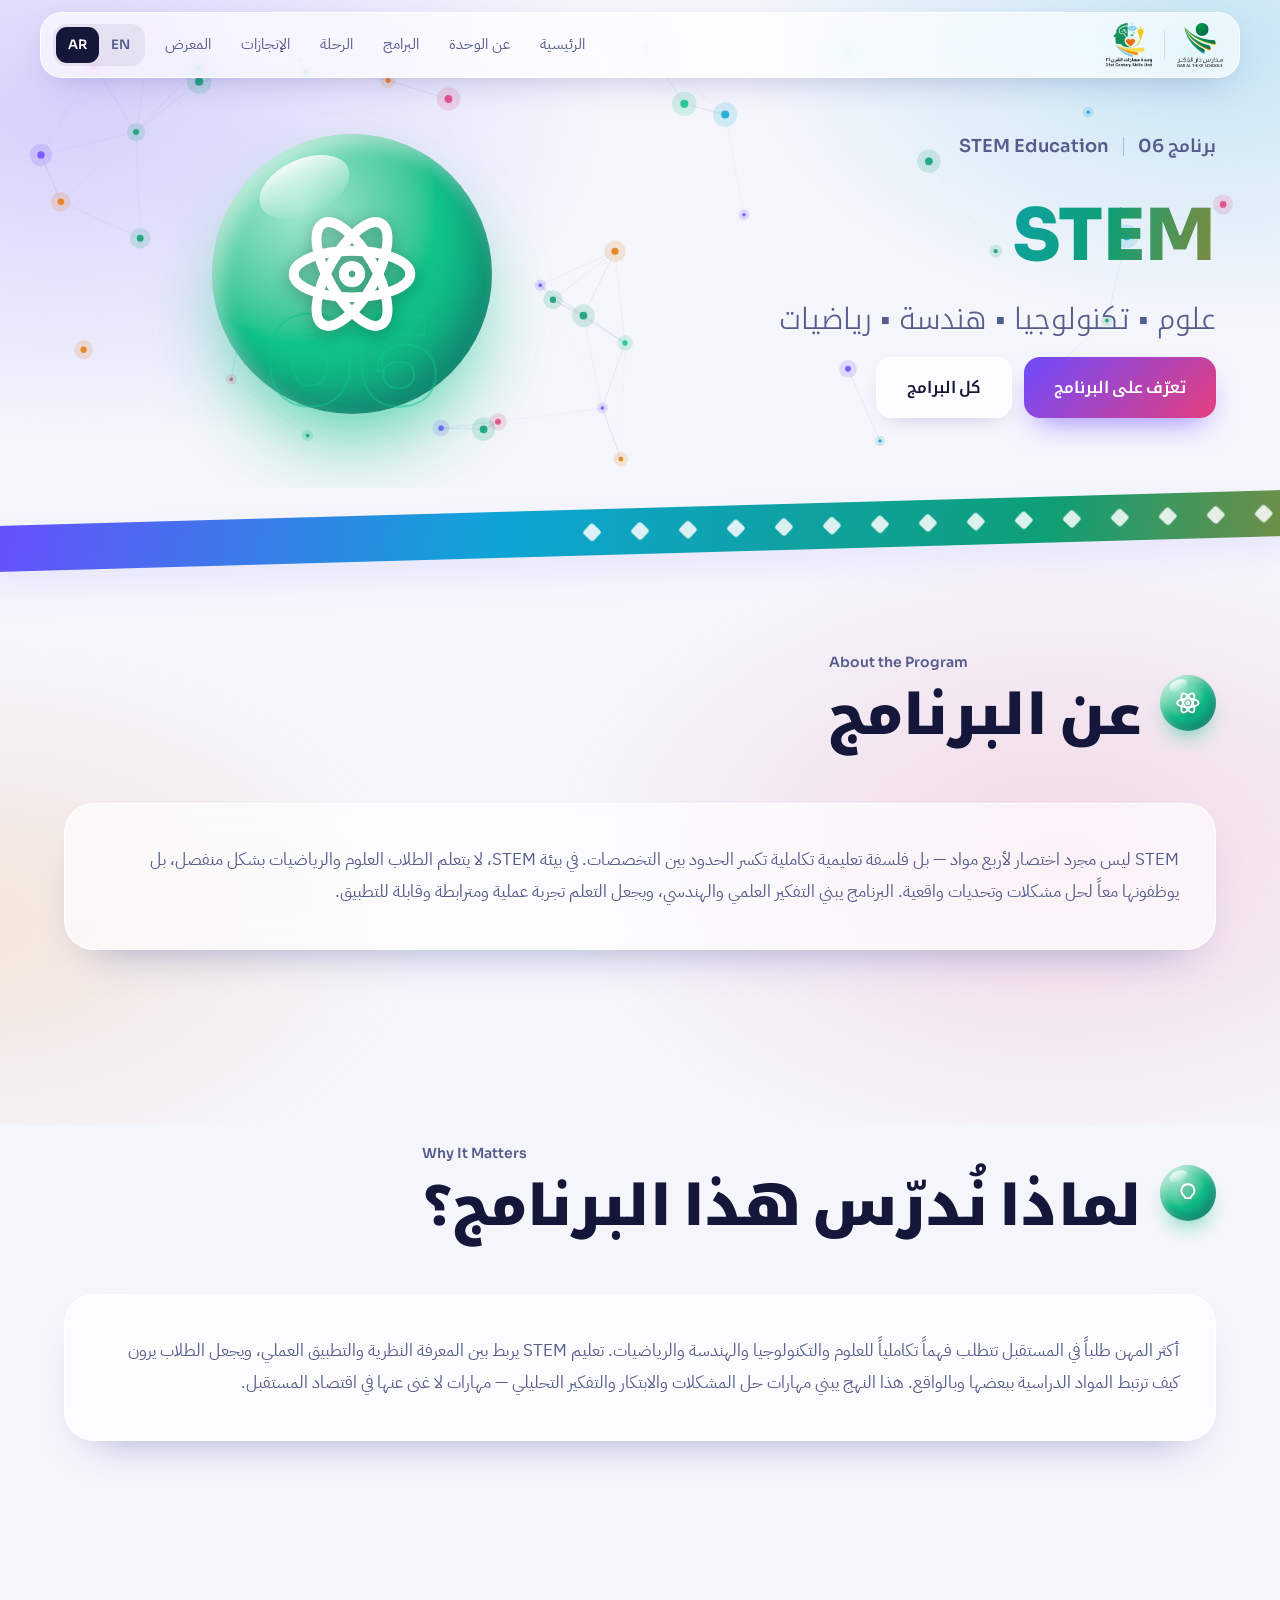
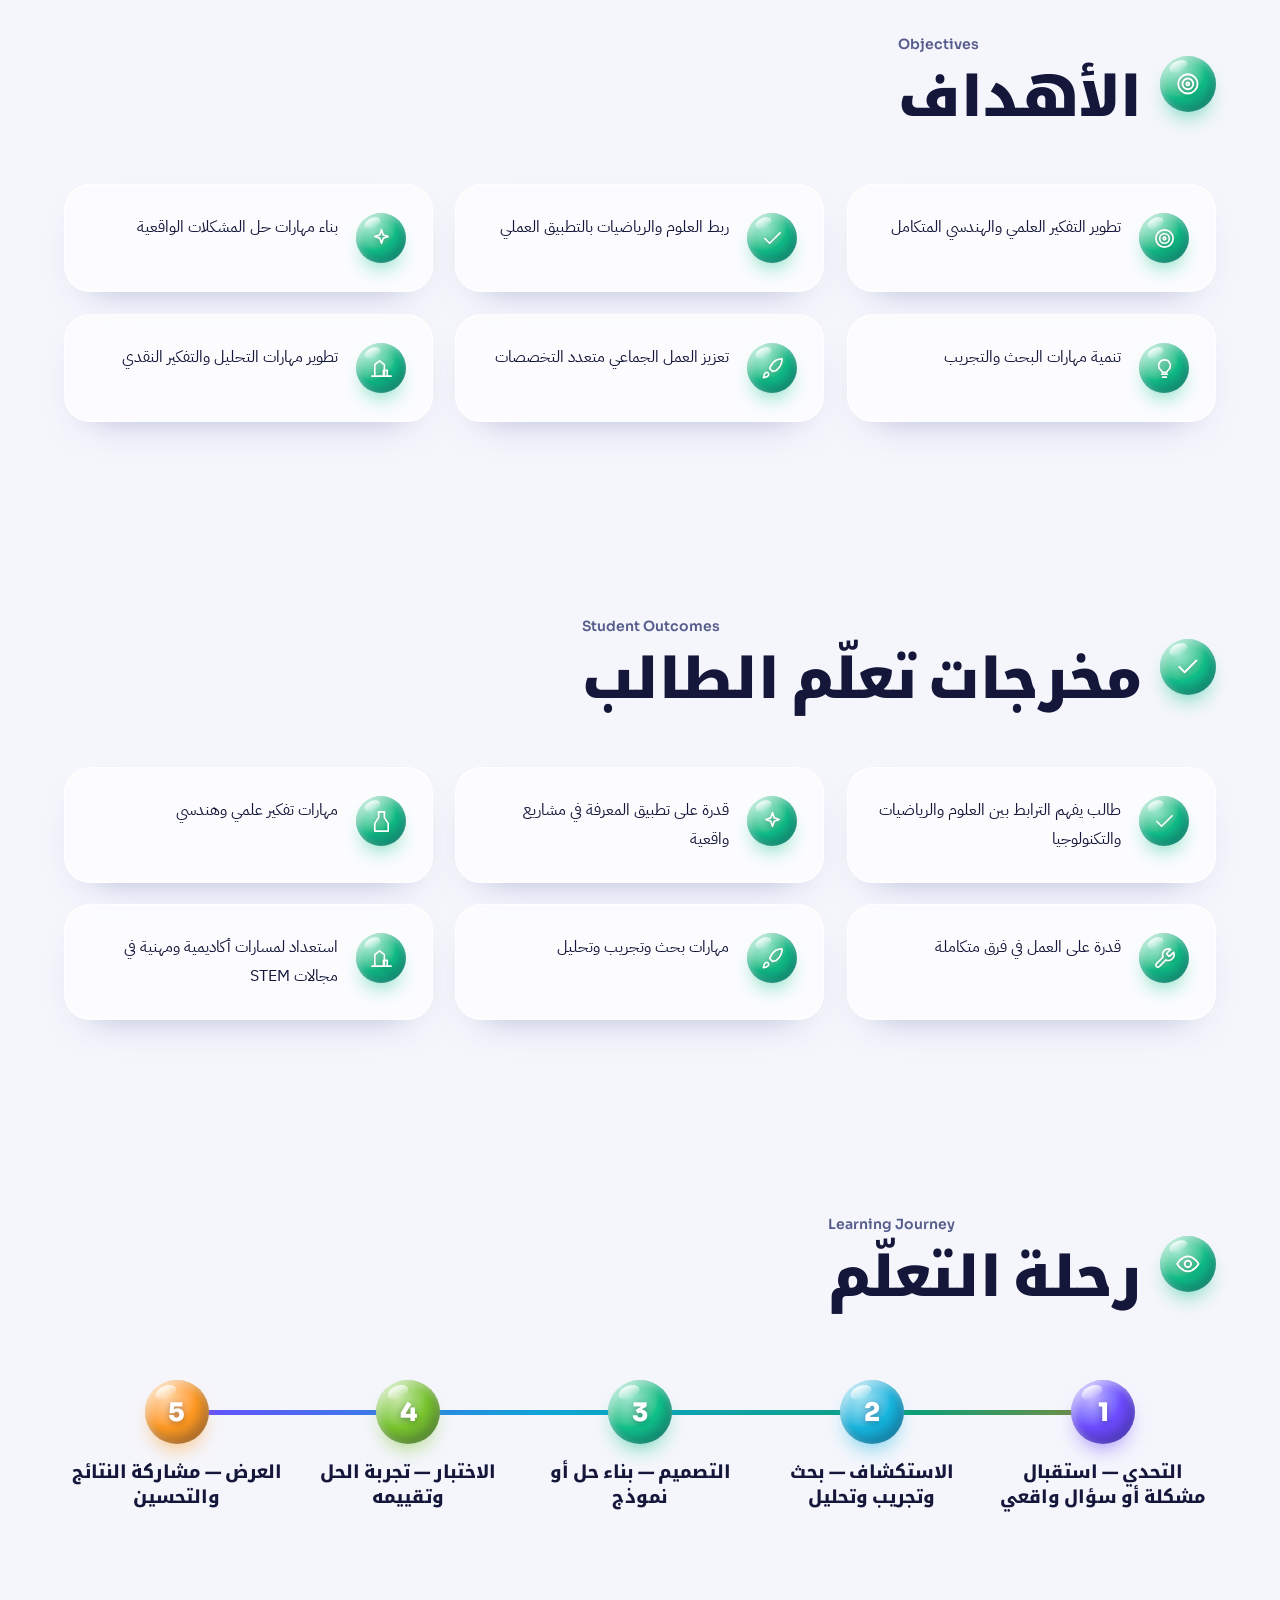
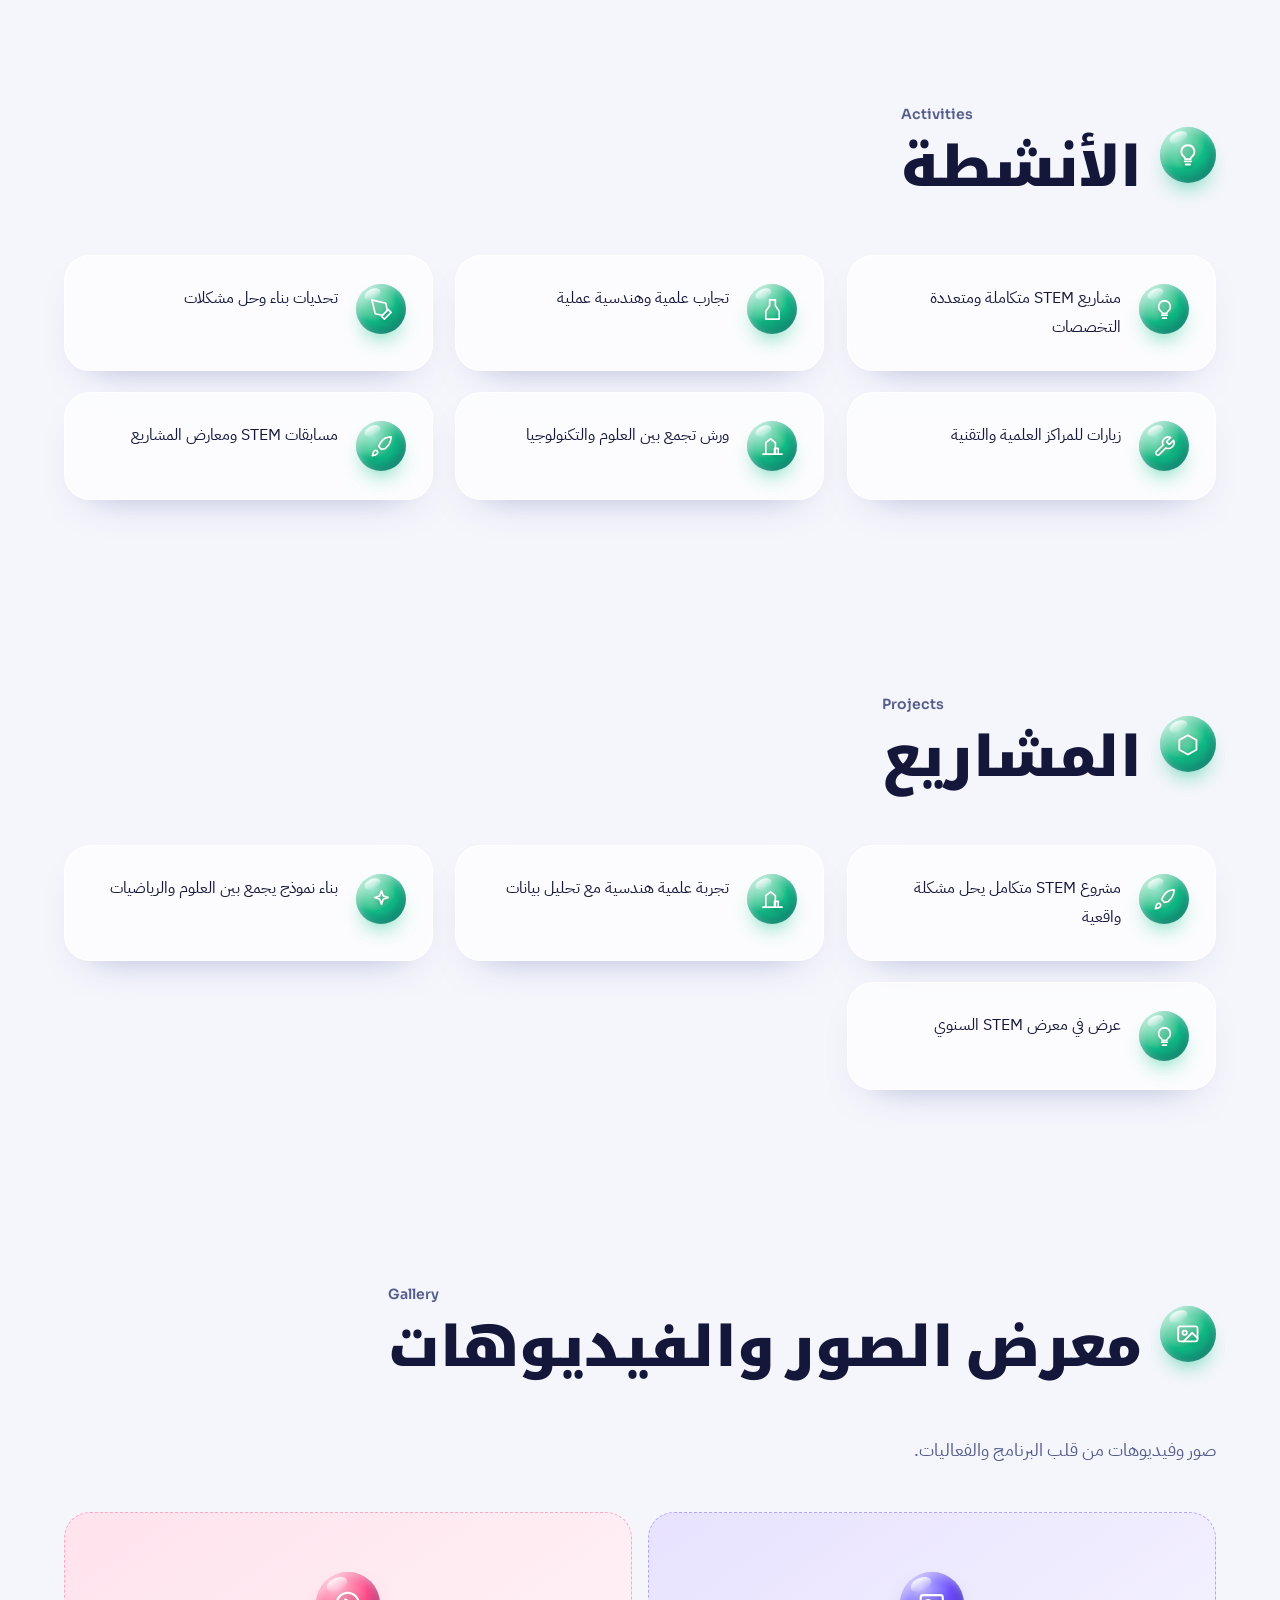
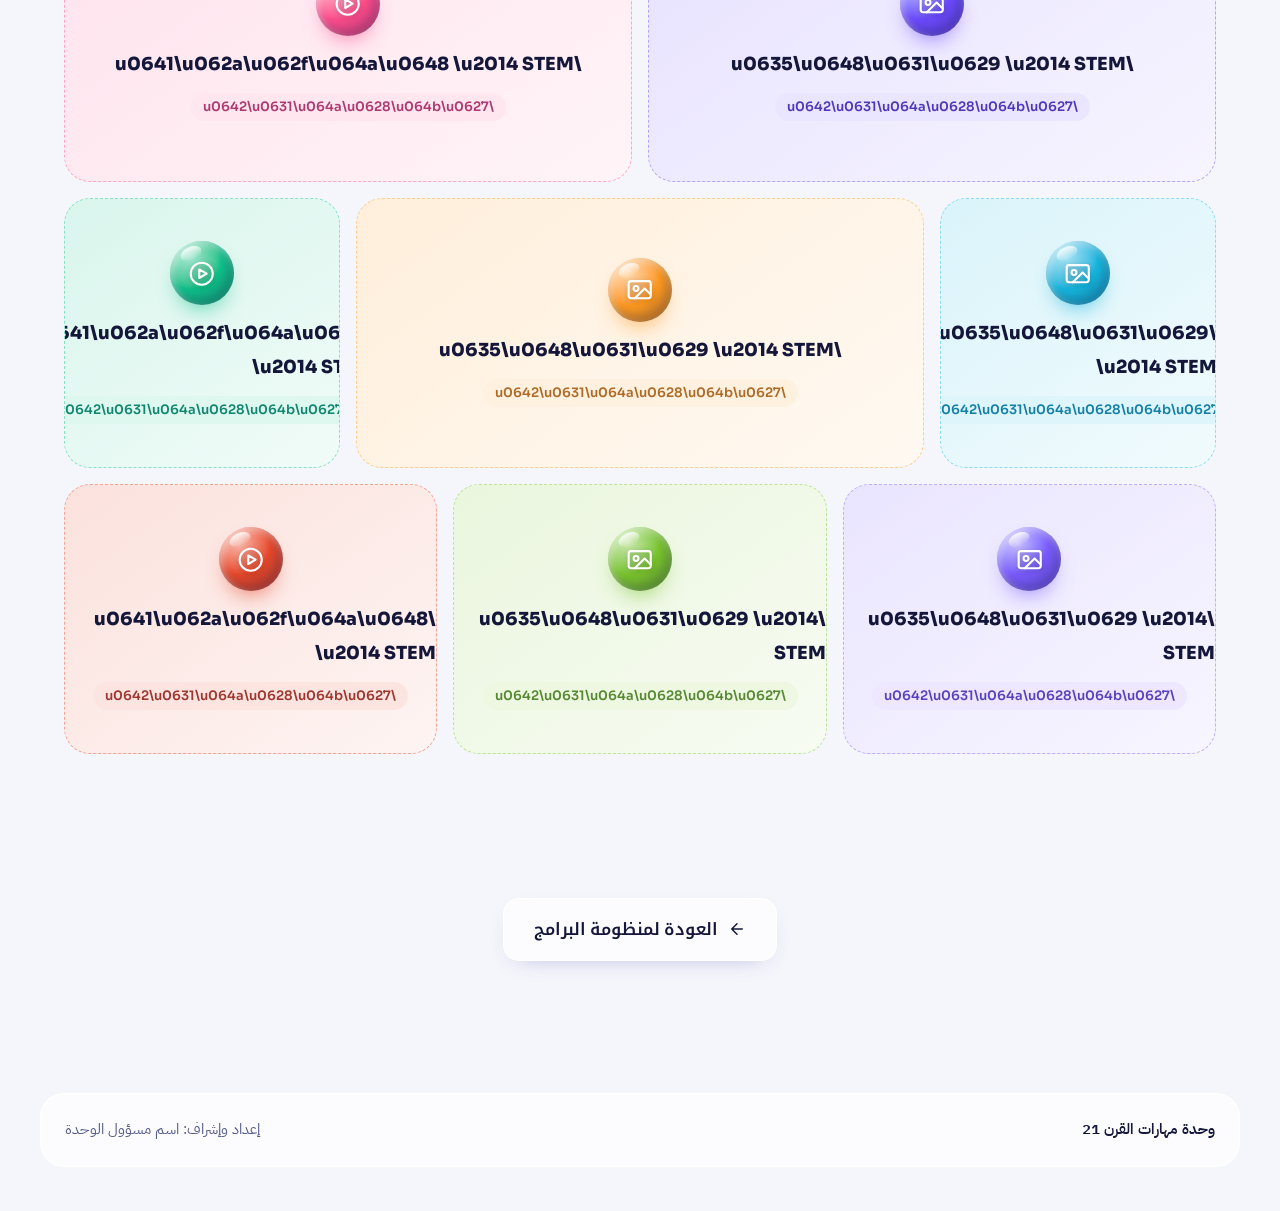
<file: programs/stem.html>
<!DOCTYPE html>
<html lang="ar" dir="rtl">
<head>
<meta charset="UTF-8">
<meta name="viewport" content="width=device-width, initial-scale=1">
<title>STEM | وحدة مهارات القرن 21</title>
<meta name="description" content="بيئة تعليمية تكاملية تجمع العلوم والتكنولوجيا والهندسة والرياضيات في مشروعات وتحديات واقعية.">
<meta name="theme-color" content="#F5F6FC">
<link rel="preconnect" href="https://fonts.googleapis.com">
<link rel="preconnect" href="https://fonts.gstatic.com" crossorigin>
<link href="https://fonts.googleapis.com/css2?family=IBM+Plex+Sans+Arabic:wght@400;500;600&family=Noto+Kufi+Arabic:wght@300;600;900&family=Sora:wght@400;600;800&display=swap" rel="stylesheet">
<style>

  :root{
    --bg:#F5F6FC;--ink:#14173A;--muted:#565D8C;
    --glass:rgba(255,255,255,.66);--glass-edge:rgba(255,255,255,.95);
    --line:rgba(60,70,160,.14);
    --violet:#6D4BFF;--cyan:#0EA5D6;--green:#0E9F76;--orange:#E8790A;--pink:#E63E7C;
    --foil:linear-gradient(100deg,#6D4BFF 0%,#0EA5D6 20%,#0E9F76 40%,#E8790A 60%,#E63E7C 80%,#6D4BFF 100%);
    --display:'Sora','Noto Kufi Arabic','IBM Plex Sans Arabic',Tahoma,sans-serif;
    --body:'IBM Plex Sans Arabic','Sora',Tahoma,sans-serif;
    --wrap:1200px;--start:right;--flip:1;--fx:-1;
  }
  html[dir="ltr"]{--start:left;--flip:-1;--fx:1}
  *{box-sizing:border-box;margin:0;padding:0}
  html{scroll-behavior:smooth;scroll-padding-top:100px;overflow-x:clip}
  body{font-family:var(--body);background:var(--bg);color:var(--ink);line-height:1.85;font-size:17px;-webkit-font-smoothing:antialiased;overflow-x:clip}
  a{color:inherit;text-decoration:none}
  button{font:inherit;color:inherit;cursor:pointer}
  :focus-visible{outline:3px solid var(--violet);outline-offset:3px;border-radius:10px}
  .wrap{max-width:var(--wrap);margin-inline:auto;padding-inline:24px}
  .aurora{position:fixed;inset:-25%;z-index:-1;pointer-events:none;
    background:radial-gradient(40% 35% at 20% 25%,rgba(109,75,255,.22),transparent 70%),
      radial-gradient(35% 30% at 80% 20%,rgba(14,165,214,.20),transparent 70%),
      radial-gradient(38% 34% at 72% 80%,rgba(230,62,124,.16),transparent 70%),
      radial-gradient(34% 30% at 15% 85%,rgba(232,121,10,.14),transparent 70%);
    animation:drift 28s ease-in-out infinite alternate}
  @keyframes drift{to{transform:translate3d(4%,3%,0) rotate(6deg) scale(1.08)}}
  .nav{position:fixed;top:12px;left:50%;transform:translateX(-50%);z-index:60;
    width:min(1200px,calc(100% - 24px));height:66px;padding-inline:16px 12px;
    display:flex;align-items:center;justify-content:space-between;gap:12px;
    background:var(--glass);backdrop-filter:blur(18px) saturate(1.4);-webkit-backdrop-filter:blur(18px) saturate(1.4);
    border:1px solid var(--glass-edge);border-radius:22px;
    box-shadow:0 12px 36px -16px rgba(40,50,140,.35)}
  .logos{display:flex;align-items:center;gap:12px}
  .logos .sep{width:1px;height:30px;background:var(--line)}
  .logo{position:relative;display:inline-flex;align-items:center;justify-content:center;height:44px;min-width:44px}
  .logo img{height:44px;width:auto;display:block}
  .logo .ph{display:none;font-size:11.5px;line-height:1.3;color:var(--muted);text-align:center;
    border:1.5px dashed rgba(60,70,160,.35);border-radius:11px;padding:5px 10px;white-space:nowrap}
  .logo.missing img{display:none}
  .logo.missing .ph{display:block}
  .nav-right{display:flex;align-items:center;gap:6px}
  .nav-links{display:flex;align-items:center;gap:2px}
  .nav-links a{padding:8px 14px;border-radius:14px;font-size:15px;color:var(--muted);transition:background .2s,color .2s;white-space:nowrap}
  .nav-links a:hover{background:rgba(109,75,255,.09);color:var(--ink)}
  .lang{direction:ltr;display:inline-flex;align-items:center;padding:3px;border:0;border-radius:14px;
    background:rgba(20,23,58,.07);font-family:'Sora',sans-serif;font-weight:600;font-size:13px}
  .lang span{padding:6px 12px;border-radius:11px;color:var(--muted);transition:background .2s,color .2s}
  html[lang="ar"] .lang [data-l="ar"],html[lang="en"] .lang [data-l="en"]{background:var(--ink);color:#fff}
  .burger{display:none;width:44px;height:40px;border:0;border-radius:14px;background:rgba(20,23,58,.07);flex-direction:column;justify-content:center;align-items:center;gap:5px}
  .burger i{display:block;width:18px;height:2px;border-radius:2px;background:var(--ink);transition:transform .25s,opacity .2s}
  .burger[aria-expanded="true"] i:nth-child(1){transform:translateY(7px) rotate(45deg)}
  .burger[aria-expanded="true"] i:nth-child(2){opacity:0}
  .burger[aria-expanded="true"] i:nth-child(3){transform:translateY(-7px) rotate(-45deg)}
  .menu{position:fixed;top:86px;left:50%;transform:translateX(-50%);z-index:59;width:min(1200px,calc(100% - 24px));
    display:grid;gap:2px;padding:10px;border-radius:22px;
    background:rgba(255,255,255,.9);backdrop-filter:blur(18px);-webkit-backdrop-filter:blur(18px);
    border:1px solid var(--glass-edge);box-shadow:0 24px 50px -24px rgba(40,50,140,.5)}
  .menu[hidden]{display:none}
  .menu a{padding:14px 18px;border-radius:14px;font-family:var(--display);font-weight:600;font-size:16px}
  .menu a:hover{background:rgba(109,75,255,.09)}
  @media (min-width:981px){.menu{display:none!important}}
  .hero{position:relative;padding:130px 0 70px;overflow:hidden}
  #fx{position:absolute;inset:0;width:100%;height:100%;pointer-events:none}
  .hero-grid{position:relative;display:grid;grid-template-columns:1fr 1.05fr;gap:28px;align-items:center}
  .hero-text{position:relative;z-index:2}
  .hero h1{font-family:var(--display);font-weight:900;font-size:clamp(38px,5.6vw,78px);line-height:1.32;margin-bottom:12px;text-wrap:balance;
    background-image:var(--foil);background-size:200% 100%;background-repeat:repeat-x;
    -webkit-background-clip:text;background-clip:text;color:transparent;-webkit-text-fill-color:transparent;
    animation:foil 10s linear infinite,rise .9s cubic-bezier(.2,.8,.2,1) both}
  @keyframes foil{to{background-position:200% 0}}
  @keyframes rise{from{opacity:0;transform:translateY(26px);filter:blur(10px)}to{opacity:1;transform:none;filter:none}}
  .hero-sub{display:flex;flex-wrap:wrap;align-items:center;gap:8px 14px;margin-bottom:26px;font-family:var(--display);font-weight:600;color:var(--muted);font-size:clamp(14px,1.4vw,18px);animation:rise .9s .1s cubic-bezier(.2,.8,.2,1) both}
  .hero-sub .vbar{width:1.5px;height:1.1em;background:rgba(60,70,160,.3)}
  .duo{font-family:var(--display);line-height:1.6}
  .duo span{display:block}
  .duo .a{font-weight:300;color:var(--muted)}
  .duo .b{font-weight:900;color:var(--ink)}
  .hero .duo{font-size:clamp(20px,2.3vw,30px);margin-bottom:14px;animation:rise .9s .18s cubic-bezier(.2,.8,.2,1) both}
  .hero .lead{font-size:clamp(16px,1.5vw,19px);color:var(--muted);max-width:33em;margin-bottom:32px;animation:rise .9s .28s cubic-bezier(.2,.8,.2,1) both}
  .btns{display:flex;flex-wrap:wrap;gap:12px;animation:rise .9s .38s cubic-bezier(.2,.8,.2,1) both}
  .btn{display:inline-flex;align-items:center;gap:10px;font-family:var(--display);font-weight:600;font-size:16px;padding:15px 30px;border-radius:16px;transition:transform .2s,box-shadow .2s,background .2s}
  .btn.primary{color:#fff;background:linear-gradient(135deg,var(--violet),var(--pink));box-shadow:0 14px 30px -12px rgba(109,75,255,.7)}
  .btn.primary:hover{transform:translateY(-3px);box-shadow:0 20px 36px -12px rgba(230,62,124,.65)}
  .btn.ghost{background:var(--glass);border:1px solid var(--glass-edge);box-shadow:0 8px 24px -14px rgba(40,50,140,.4)}
  .btn.ghost:hover{background:#fff;transform:translateY(-3px)}
  .p-hero-orb{position:relative;z-index:2;display:grid;place-items:center;animation:rise .9s .2s cubic-bezier(.2,.8,.2,1) both}
  .p-hero-orb .ball{position:relative;display:grid;place-items:center;width:280px;height:280px;border-radius:50%;
    background:radial-gradient(circle at 32% 26%,color-mix(in srgb,var(--c) 40%,#fff) 0%,var(--c) 48%,color-mix(in srgb,var(--c) 72%,#14173A) 100%);
    box-shadow:0 40px 80px -20px color-mix(in srgb,var(--c) 75%,transparent),inset -14px -18px 30px rgba(20,23,58,.22),inset 8px 10px 18px rgba(255,255,255,.55)}
  .p-hero-orb .ball::after{content:"";position:absolute;top:9%;left:16%;width:34%;height:20%;border-radius:50%;background:linear-gradient(180deg,rgba(255,255,255,.85),rgba(255,255,255,0));transform:rotate(-24deg)}
  .p-hero-orb .ball svg{position:relative;z-index:1;width:50%;height:50%;stroke:#fff;fill:none;stroke-width:1.7;stroke-linecap:round;stroke-linejoin:round;filter:drop-shadow(0 4px 8px rgba(0,0,0,.28))}
  .p-hero-orb .pnum{position:absolute;bottom:-10px;font-family:var(--display);font-weight:900;font-size:120px;line-height:1;color:transparent;-webkit-text-stroke:2px color-mix(in srgb,var(--c) 50%,transparent);direction:ltr;pointer-events:none}
  .band{position:relative;z-index:3;transform:rotate(-1.6deg);margin:20px -3% 0;padding:16px 0;overflow:hidden;
    background:var(--foil);background-size:200% 100%;background-repeat:repeat-x;animation:foil 16s linear infinite;
    box-shadow:0 18px 40px -20px rgba(109,75,255,.6)}
  .track{display:flex;width:max-content;direction:ltr;animation:marq 42s linear infinite}
  .track span{display:inline-flex;align-items:center;gap:34px;padding-inline-end:34px;font-family:var(--display);font-weight:900;font-size:clamp(24px,3.4vw,44px);line-height:1.4;color:#fff;white-space:nowrap;direction:rtl}
  html[dir="ltr"] .track span{direction:ltr}
  .track span::after{content:"";width:14px;height:14px;background:rgba(255,255,255,.85);transform:rotate(45deg);border-radius:3px}
  @keyframes marq{to{transform:translateX(-50%)}}
  section{padding:96px 0}
  .sec-title{font-family:var(--display);font-weight:900;font-size:clamp(30px,4.4vw,56px);line-height:1.4;margin-bottom:14px;text-wrap:balance}
  .sec-sub{color:var(--muted);max-width:40em;font-size:clamp(16px,1.4vw,18.5px)}
  .sec-head{display:flex;align-items:center;gap:18px;margin-bottom:48px}
  .sec-head .gorb{--sz:56px;flex:none}
  .sec-head .sec-title{margin-bottom:0}
  .sec-head .en{font-family:var(--display);font-weight:600;font-size:14px;color:var(--muted);direction:ltr}
  .gorb{--sz:56px;position:relative;display:grid;place-items:center;width:var(--sz);height:var(--sz);border-radius:50%;flex:none;
    background:radial-gradient(circle at 32% 26%,color-mix(in srgb,var(--c) 40%,#fff) 0%,var(--c) 48%,color-mix(in srgb,var(--c) 72%,#14173A) 100%);
    box-shadow:0 12px 22px -10px color-mix(in srgb,var(--c) 75%,transparent),inset -5px -7px 12px rgba(20,23,58,.22),inset 3px 4px 8px rgba(255,255,255,.55)}
  .gorb::after{content:"";position:absolute;top:9%;left:16%;width:34%;height:20%;border-radius:50%;background:linear-gradient(180deg,rgba(255,255,255,.85),rgba(255,255,255,0));transform:rotate(-24deg)}
  .gorb svg{position:relative;z-index:1;width:46%;height:46%;stroke:#fff;fill:none;stroke-width:1.7;stroke-linecap:round;stroke-linejoin:round;filter:drop-shadow(0 2px 3px rgba(0,0,0,.28))}
  .gorb b{position:relative;z-index:1;font-family:var(--display);font-weight:900;font-size:calc(var(--sz) * .4);color:#fff;text-shadow:0 2px 6px rgba(20,23,58,.35);direction:ltr}
  .info-card{display:flex;flex-direction:column;gap:18px;padding:40px 36px;border-radius:30px;
    background:var(--glass);backdrop-filter:blur(16px);-webkit-backdrop-filter:blur(16px);
    border:1px solid var(--glass-edge);box-shadow:0 22px 46px -30px rgba(40,50,140,.55);
    --rx:0deg;--ry:0deg;--ty:0px;--mx:50%;--my:0%;
    transform:perspective(900px) rotateX(var(--rx)) rotateY(var(--ry)) translateY(var(--ty));
    transition:transform .25s ease-out,box-shadow .3s,border-color .3s;isolation:isolate;overflow:hidden}
  .info-card::before{content:"";position:absolute;inset:0;z-index:-1;opacity:0;transition:opacity .3s;
    background:radial-gradient(360px circle at var(--mx,50%) var(--my,0%),color-mix(in srgb,var(--c) 22%,transparent),transparent 70%)}
  @media(hover:hover){.info-card:hover{--ty:-8px;border-color:color-mix(in srgb,var(--c) 50%,#fff);box-shadow:0 34px 60px -28px var(--c)}.info-card:hover::before{opacity:1}}
  .info-card .gorb{--sz:72px}
  .info-card h3{font-family:var(--display);font-weight:900;font-size:clamp(22px,2.2vw,29px);line-height:1.45}
  .info-card p{color:var(--muted);font-size:17px;line-height:1.9}
  .list-grid{display:grid;grid-template-columns:repeat(auto-fit,minmax(300px,1fr));gap:22px;margin-top:48px}
  .lcard{position:relative;display:flex;gap:18px;align-items:flex-start;padding:28px 26px;border-radius:26px;
    background:var(--glass);backdrop-filter:blur(14px);-webkit-backdrop-filter:blur(14px);
    border:1px solid var(--glass-edge);box-shadow:0 18px 40px -28px rgba(40,50,140,.5);
    --rx:0deg;--ry:0deg;--ty:0px;--mx:50%;--my:0%;
    transform:perspective(900px) rotateX(var(--rx)) rotateY(var(--ry)) translateY(var(--ty));
    transition:transform .25s ease-out,box-shadow .3s,border-color .3s;isolation:isolate;overflow:hidden}
  .lcard::before{content:"";position:absolute;inset:0;z-index:-1;opacity:0;transition:opacity .3s;
    background:radial-gradient(280px circle at var(--mx,50%) var(--my,0%),color-mix(in srgb,var(--c) 20%,transparent),transparent 70%)}
  @media(hover:hover){.lcard:hover{--ty:-6px;border-color:color-mix(in srgb,var(--c) 50%,#fff);box-shadow:0 26px 44px -26px var(--c)}.lcard:hover::before{opacity:1}}
  .lcard .gorb{--sz:50px}
  .lcard p{font-size:16px;line-height:1.8;color:var(--ink)}
  .journey{position:relative;list-style:none;display:grid;grid-template-columns:repeat(5,1fr);gap:6px;margin-top:64px}
  .journey::before{content:"";position:absolute;top:30px;inset-inline:calc(100% / 10);height:5px;border-radius:5px;
    background:var(--foil);background-size:200% 100%;background-repeat:repeat-x;
    transform:scaleX(0);transform-origin:var(--start) center;transition:transform 1.6s cubic-bezier(.6,0,.2,1)}
  .journey.on::before{transform:scaleX(1);animation:foil 12s linear infinite}
  .step{position:relative;display:flex;flex-direction:column;align-items:center;gap:16px;text-align:center}
  .step .gorb{--sz:64px;transform:scale(.3);opacity:0;transition:transform .7s cubic-bezier(.2,1.5,.4,1),opacity .4s;transition-delay:calc(var(--i) * .18s + .25s)}
  .step .s-label{font-family:var(--display);font-weight:800;font-size:clamp(14px,1.4vw,18px);line-height:1.4;opacity:0;transition:opacity .5s;transition-delay:calc(var(--i) * .18s + .45s)}
  .journey.on .gorb{transform:none;opacity:1}
  .journey.on .s-label{opacity:1}
  .bento{display:grid;grid-template-columns:repeat(12,1fr);grid-auto-rows:270px;gap:16px;margin-top:44px}
  .b-tile{position:relative;grid-column:span var(--span);display:flex;flex-direction:column;align-items:center;justify-content:center;gap:12px;
    padding:0;border:0;border-radius:26px;overflow:hidden;background:#e6e8f7;box-shadow:0 18px 38px -24px rgba(40,50,140,.6);font-family:var(--display)}
  .b-tile.ph{background:linear-gradient(145deg,color-mix(in srgb,var(--c) 16%,#fff),color-mix(in srgb,var(--c) 6%,#fff));border:1px dashed color-mix(in srgb,var(--c) 50%,#fff);box-shadow:none}
  .b-tile.ph b{font-weight:800;font-size:18px}
  .b-tile.ph .soon{font-size:13px;font-weight:600;color:color-mix(in srgb,var(--c) 65%,#14173A);background:color-mix(in srgb,var(--c) 14%,#fff);padding:2px 12px;border-radius:999px}
  .b-tile img{position:absolute;inset:0;width:100%;height:100%;object-fit:cover;transition:transform .7s}
  button.b-tile:hover img{transform:scale(1.06)}
  .b-tile .cap{position:absolute;inset-inline:0;bottom:0;padding:44px 18px 16px;color:#fff;font-weight:600;font-size:15px;text-align:start;background:linear-gradient(180deg,transparent,rgba(20,23,58,.82))}
  .b-tile .play{position:absolute;top:50%;left:50%;translate:-50% -50%;width:66px;height:66px;display:grid;place-items:center;border-radius:50%;background:rgba(255,255,255,.88);box-shadow:0 12px 28px -10px rgba(20,23,58,.6)}
  .b-tile .play svg{width:34px;height:34px;stroke:var(--ink);fill:none;stroke-width:1.8;stroke-linecap:round;stroke-linejoin:round}
  button.b-tile{cursor:zoom-in}
  .lightbox{position:fixed;inset:0;z-index:100;display:flex;align-items:center;justify-content:center;padding:24px;background:rgba(245,246,252,.9);backdrop-filter:blur(14px);-webkit-backdrop-filter:blur(14px)}
  .lightbox[hidden]{display:none}
  .lightbox figure{max-width:min(1100px,92vw);text-align:center}
  .lightbox img{max-width:100%;max-height:78vh;border-radius:22px;box-shadow:0 30px 70px -30px rgba(20,23,58,.6)}
  .lightbox video{max-width:100%;max-height:78vh;border-radius:22px;background:#000;box-shadow:0 30px 70px -30px rgba(20,23,58,.6)}
  .lightbox iframe{border:0;border-radius:22px;box-shadow:0 30px 70px -30px rgba(20,23,58,.6)}
  .lightbox figcaption{margin-top:14px;font-weight:600}
  .lightbox .x{position:absolute;top:18px;inset-inline-end:18px;width:46px;height:46px;border-radius:50%;border:0;background:var(--ink);color:#fff;font-size:22px;line-height:1}
  .back-section{padding:48px 0 96px;text-align:center}
  .back-section .btn{font-size:17px}
  footer{padding:36px 0 44px;color:var(--muted);font-size:15px}
  footer .wrap{display:flex;flex-wrap:wrap;justify-content:space-between;align-items:center;gap:16px;padding-block:22px;border-radius:24px;background:var(--glass);border:1px solid var(--glass-edge)}
  footer b{color:var(--ink);font-weight:600}
  @media(max-width:1080px){.nav-links a{padding:8px 10px;font-size:14px}}
  @media(max-width:980px){
    .hero{padding-top:110px}
    .hero-grid{grid-template-columns:1fr;gap:10px}
    .hero-text{text-align:center}
    .hero-sub{justify-content:center}
    .hero .lead{margin-inline:auto}
    .btns{justify-content:center}
    .p-hero-orb{order:-1}
    .p-hero-orb .ball{width:200px;height:200px}
    .p-hero-orb .pnum{font-size:80px}
    .nav-links{display:none}
    .burger{display:inline-flex}
    .journey{grid-template-columns:1fr;gap:26px;margin-top:44px}
    .journey::before{top:32px;bottom:32px;height:auto;width:5px;inset-inline:auto;inset-inline-start:30px;transform:scaleY(0);transform-origin:center top}
    .journey.on::before{transform:scaleY(1)}
    .step{flex-direction:row;text-align:start;gap:20px}
  }
  @media(max-width:620px){
    body{font-size:16px}
    section{padding:64px 0}
    .list-grid{grid-template-columns:1fr}
    .logo,.logo img{height:38px}
    .nav{height:60px}
    .band{padding:12px 0}
    .bento{grid-auto-rows:230px}
    .b-tile{grid-column:span 12}
  }
  @media(prefers-reduced-motion:reduce){
    html{scroll-behavior:auto}
    *,*::before,*::after{animation:none!important;transition:none!important}
    .journey::before{transform:none}
    .step .gorb,.step .s-label{opacity:1;transform:none}
  }

</style>
</head>
<body>
<div class="aurora" aria-hidden="true"></div>

<!-- Nav -->
<header class="nav">
  <div class="logos">
    <a href="../index.html" class="logo"><img src="../assets/school-logo.png" alt="School logo" onerror="this.parentNode.classList.add('missing')"><span class="ph">School<br>Logo</span></a>
    <span class="sep" aria-hidden="true"></span>
    <a href="../index.html" class="logo"><img src="../assets/unit-logo.png" alt="Unit logo" onerror="this.parentNode.classList.add('missing')"><span class="ph">Unit<br>Logo</span></a>
  </div>
  <div class="nav-right">
    <nav class="nav-links" aria-label="Main">
      <a href="../index.html" data-t="nav.home"></a>
      <a href="../index.html#about" data-t="nav.about"></a>
      <a href="../index.html#programs" data-t="nav.programs"></a>
      <a href="../index.html#journey" data-t="nav.journey"></a>
      <a href="../index.html#achievements" data-t="nav.achievements"></a>
      <a href="../index.html#gallery" data-t="nav.gallery"></a>
    </nav>
    <button class="lang" id="langBtn" type="button" aria-label="Change language / تغيير اللغة"><span data-l="ar">AR</span><span data-l="en">EN</span></button>
    <button class="burger" id="burger" type="button" aria-expanded="false" aria-controls="menu" aria-label="Menu"><i></i><i></i><i></i></button>
  </div>
</header>

<!-- Mobile menu -->
<nav class="menu" id="menu" aria-label="Menu" hidden>
  <a href="../index.html" data-t="nav.home"></a>
  <a href="../index.html#about" data-t="nav.about"></a>
  <a href="../index.html#programs" data-t="nav.programs"></a>
  <a href="../index.html#journey" data-t="nav.journey"></a>
  <a href="../index.html#achievements" data-t="nav.achievements"></a>
  <a href="../index.html#gallery" data-t="nav.gallery"></a>
</nav>

<main>
<!-- Hero -->
<section class="hero" id="top">
  <canvas id="fx" aria-hidden="true"></canvas>
  <div class="wrap hero-grid">
    <div class="hero-text">
      <p class="hero-sub"><span data-t="hero.num"></span><i class="vbar" aria-hidden="true"></i><span data-t="hero.altName" data-alt-lang></span></p>
      <h1 data-t="hero.name"></h1>
      <p class="duo"><span class="a" data-t="hero.tagline"></span></p>
      <div class="btns">
        <a class="btn primary" href="#about" data-t="hero.cta1"></a>
        <a class="btn ghost" href="../index.html#programs" data-t="hero.cta2"></a>
      </div>
    </div>
    <div class="p-hero-orb" style="--c:#10C38B">
      <div class="ball">
        <svg viewBox="0 0 24 24" aria-hidden="true"><ellipse cx="12" cy="12" rx="10" ry="4"/><ellipse cx="12" cy="12" rx="10" ry="4" transform="rotate(60 12 12)"/><ellipse cx="12" cy="12" rx="10" ry="4" transform="rotate(120 12 12)"/><circle cx="12" cy="12" r="1.4"/></svg>
        <span class="pnum">06</span>
      </div>
    </div>
  </div>
</section>

<!-- Skills band -->
<div class="band" aria-hidden="true"><div class="track" id="track"></div></div>

<!-- About -->
<section id="about">
  <div class="wrap">
    <div class="sec-head">
      <span class="gorb" style="--c:#10C38B"><svg viewBox="0 0 24 24" aria-hidden="true"><ellipse cx="12" cy="12" rx="10" ry="4"/><ellipse cx="12" cy="12" rx="10" ry="4" transform="rotate(60 12 12)"/><ellipse cx="12" cy="12" rx="10" ry="4" transform="rotate(120 12 12)"/><circle cx="12" cy="12" r="1.4"/></svg></span>
      <div><div class="en" data-t="about.en"></div><h2 class="sec-title" data-t="about.title"></h2></div>
    </div>
    <div class="info-card" style="--c:#10C38B">
      <p data-t="about.desc"></p>
    </div>
  </div>
</section>

<!-- Why -->
<section id="why">
  <div class="wrap">
    <div class="sec-head">
      <span class="gorb" style="--c:#10C38B"><svg viewBox="0 0 24 24" aria-hidden="true"><path d="M12 3a6 6 0 0 0-3.5 10.9c.6.5 1 1.2 1 2.1h5c0-.9.4-1.6 1-2.1A6 6 0 0 0 12 3z"/></svg></span>
      <div><div class="en" data-t="why.en"></div><h2 class="sec-title" data-t="why.title"></h2></div>
    </div>
    <div class="info-card" style="--c:#10C38B">
      <p data-t="why.desc"></p>
    </div>
  </div>
</section>

<!-- Objectives -->
<section id="objectives">
  <div class="wrap">
    <div class="sec-head">
      <span class="gorb" style="--c:#10C38B"><svg viewBox="0 0 24 24" aria-hidden="true"><circle cx="12" cy="12" r="9"/><circle cx="12" cy="12" r="5"/><circle cx="12" cy="12" r="1.4"/></svg></span>
      <div><div class="en" data-t="objectives.en"></div><h2 class="sec-title" data-t="objectives.title"></h2></div>
    </div>
    <div class="list-grid" id="objGrid"></div>
  </div>
</section>

<!-- Outcomes -->
<section id="outcomes">
  <div class="wrap">
    <div class="sec-head">
      <span class="gorb" style="--c:#10C38B"><svg viewBox="0 0 24 24" aria-hidden="true"><path d="M20 6L9 17l-5-5"/></svg></span>
      <div><div class="en" data-t="outcomes.en"></div><h2 class="sec-title" data-t="outcomes.title"></h2></div>
    </div>
    <div class="list-grid" id="outGrid"></div>
  </div>
</section>

<!-- Learning Journey -->
<section id="journey">
  <div class="wrap">
    <div class="sec-head">
      <span class="gorb" style="--c:#10C38B"><svg viewBox="0 0 24 24" aria-hidden="true"><path d="M2 12s4-7 10-7 10 7 10 7-4 7-10 7S2 12 2 12z"/><circle cx="12" cy="12" r="3"/></svg></span>
      <div><div class="en" data-t="journey.en"></div><h2 class="sec-title" data-t="journey.title"></h2></div>
    </div>
    <ol class="journey" id="journeyList"></ol>
  </div>
</section>

<!-- Activities -->
<section id="activities">
  <div class="wrap">
    <div class="sec-head">
      <span class="gorb" style="--c:#10C38B"><svg viewBox="0 0 24 24" aria-hidden="true"><path d="M9 18h6M10 21h4M12 3a6 6 0 0 0-3.5 10.9c.6.5 1 1.2 1 2.1h5c0-.9.4-1.6 1-2.1A6 6 0 0 0 12 3z"/></svg></span>
      <div><div class="en" data-t="activities.en"></div><h2 class="sec-title" data-t="activities.title"></h2></div>
    </div>
    <div class="list-grid" id="actGrid"></div>
  </div>
</section>

<!-- Projects -->
<section id="projects">
  <div class="wrap">
    <div class="sec-head">
      <span class="gorb" style="--c:#10C38B"><svg viewBox="0 0 24 24" aria-hidden="true"><path d="M12 3l8 4.5v9L12 21l-8-4.5v-9z"/></svg></span>
      <div><div class="en" data-t="projects.en"></div><h2 class="sec-title" data-t="projects.title"></h2></div>
    </div>
    <div class="list-grid" id="projGrid"></div>
  </div>
</section>

<!-- Gallery -->
<section id="gallery">
  <div class="wrap">
    <div class="sec-head">
      <span class="gorb" style="--c:#10C38B"><svg viewBox="0 0 24 24" aria-hidden="true"><rect x="3" y="5" width="18" height="14" rx="2"/><circle cx="9" cy="11" r="2"/><path d="M21 16l-5-5-8 8"/></svg></span>
      <div><div class="en" data-t="gallery.en"></div><h2 class="sec-title" data-t="gallery.title"></h2></div>
    </div>
    <p class="sec-sub" data-t="gallery.sub"></p>
    <div class="bento" id="bento"></div>
  </div>
</section>

<!-- Back -->
<section class="back-section">
  <div class="wrap">
    <a class="btn ghost" href="../index.html#programs">
      <svg viewBox="0 0 24 24" width="18" height="18" fill="none" stroke="currentColor" stroke-width="2" stroke-linecap="round" stroke-linejoin="round" style="transform:scaleX(var(--flip))"><path d="M19 12H5M12 19l-7-7 7-7"/></svg>
      <span data-t="back"></span>
    </a>
  </div>
</section>

<!-- Lightbox -->
<div class="lightbox" id="mediaBox" hidden><button class="x" aria-label="إغلاق">×</button><figure id="mediaFig"></figure></div>
</main>

<footer>
  <div class="wrap">
    <div><b data-t="footer.name"></b></div>
    <div data-t="footer.by"></div>
  </div>
</footer>

<script>

const I18N = {"ar": {"meta": {"title": "STEM | وحدة مهارات القرن 21", "description": "بيئة تعليمية تكاملية تجمع العلوم والتكنولوجيا والهندسة والرياضيات في مشروعات وتحديات واقعية."}, "nav": {"home": "الرئيسية", "about": "عن الوحدة", "why": "لماذا الوحدة؟", "programs": "البرامج", "journey": "الرحلة", "achievements": "الإنجازات", "gallery": "المعرض"}, "hero": {"name": "STEM", "altName": "STEM Education", "num": "برنامج 06", "tagline": "علوم • تكنولوجيا • هندسة • رياضيات", "cta1": "تعرّف على البرنامج", "cta2": "كل البرامج"}, "about": {"title": "عن البرنامج", "en": "About the Program", "desc": "STEM ليس مجرد اختصار لأربع مواد — بل فلسفة تعليمية تكاملية تكسر الحدود بين التخصصات. في بيئة STEM، لا يتعلم الطلاب العلوم والرياضيات بشكل منفصل، بل يوظفونها معاً لحل مشكلات وتحديات واقعية. البرنامج يبني التفكير العلمي والهندسي، ويجعل التعلم تجربة عملية ومترابطة وقابلة للتطبيق."}, "why": {"title": "لماذا نُدرّس هذا البرنامج؟", "en": "Why It Matters", "desc": "أكثر المهن طلباً في المستقبل تتطلب فهماً تكاملياً للعلوم والتكنولوجيا والهندسة والرياضيات. تعليم STEM يربط بين المعرفة النظرية والتطبيق العملي، ويجعل الطلاب يرون كيف ترتبط المواد الدراسية ببعضها وبالواقع. هذا النهج يبني مهارات حل المشكلات والابتكار والتفكير التحليلي — مهارات لا غنى عنها في اقتصاد المستقبل."}, "objectives": {"title": "الأهداف", "en": "Objectives", "items": ["تطوير التفكير العلمي والهندسي المتكامل", "ربط العلوم والرياضيات بالتطبيق العملي", "بناء مهارات حل المشكلات الواقعية", "تنمية مهارات البحث والتجريب", "تعزيز العمل الجماعي متعدد التخصصات", "تطوير مهارات التحليل والتفكير النقدي"]}, "outcomes": {"title": "مخرجات تعلّم الطالب", "en": "Student Outcomes", "items": ["طالب يفهم الترابط بين العلوم والرياضيات والتكنولوجيا", "قدرة على تطبيق المعرفة في مشاريع واقعية", "مهارات تفكير علمي وهندسي", "قدرة على العمل في فرق متكاملة", "مهارات بحث وتجريب وتحليل", "استعداد لمسارات أكاديمية ومهنية في مجالات STEM"]}, "journey": {"title": "رحلة التعلّم", "en": "Learning Journey", "steps": ["التحدي — استقبال مشكلة أو سؤال واقعي", "الاستكشاف — بحث وتجريب وتحليل", "التصميم — بناء حل أو نموذج", "الاختبار — تجربة الحل وتقييمه", "العرض — مشاركة النتائج والتحسين"]}, "activities": {"title": "الأنشطة", "en": "Activities", "items": ["مشاريع STEM متكاملة ومتعددة التخصصات", "تجارب علمية وهندسية عملية", "تحديات بناء وحل مشكلات", "زيارات للمراكز العلمية والتقنية", "ورش تجمع بين العلوم والتكنولوجيا", "مسابقات STEM ومعارض المشاريع"]}, "projects": {"title": "المشاريع", "en": "Projects", "items": ["مشروع STEM متكامل يحل مشكلة واقعية", "تجربة علمية هندسية مع تحليل بيانات", "بناء نموذج يجمع بين العلوم والرياضيات", "عرض في معرض STEM السنوي"]}, "gallery": {"title": "معرض الصور والفيديوهات", "en": "Gallery", "sub": "صور وفيديوهات من قلب البرنامج والفعاليات."}, "back": "العودة لمنظومة البرامج", "footer": {"name": "وحدة مهارات القرن 21", "by": "إعداد وإشراف: اسم مسؤول الوحدة"}, "band": ["التفكير الناقد", "الإبداع", "التعاون", "التواصل", "حل المشكلات", "الابتكار", "ريادة الأعمال", "القيادة"]}, "en": {"meta": {"title": "STEM Education | 21st Century Skills Unit", "description": "An integrated learning environment that brings together science, technology, engineering, and mathematics in real-world projects and challenges."}, "nav": {"home": "Home", "about": "About", "why": "Why?", "programs": "Programs", "journey": "Journey", "achievements": "Achievements", "gallery": "Gallery"}, "hero": {"name": "STEM Education", "altName": "STEM", "num": "Program 06", "tagline": "Science • Technology • Engineering • Mathematics", "cta1": "Learn More", "cta2": "All Programs"}, "about": {"title": "About the Program", "en": "About the Program", "desc": "STEM is not just an acronym for four subjects — it's an integrated educational philosophy that breaks down the boundaries between disciplines. In a STEM environment, students don't learn science and mathematics separately, but use them together to solve real-world problems and challenges. The program builds scientific and engineering thinking, making learning a practical, interconnected, and applicable experience."}, "why": {"title": "Why We Teach This Program", "en": "Why It Matters", "desc": "The most in-demand future professions require an integrated understanding of science, technology, engineering, and mathematics. STEM education connects theoretical knowledge with practical application, and lets students see how subjects relate to each other and to reality. This approach builds problem-solving, innovation, and analytical thinking skills — essential for the future economy."}, "objectives": {"title": "Objectives", "en": "Objectives", "items": ["Developing integrated scientific and engineering thinking", "Linking science and mathematics to practical application", "Building real-world problem-solving skills", "Developing research and experimentation skills", "Enhancing multidisciplinary teamwork", "Developing analysis and critical thinking skills"]}, "outcomes": {"title": "Student Outcomes", "en": "Student Outcomes", "items": ["A student who understands the interconnection between science, math, and technology", "Ability to apply knowledge in real-world projects", "Scientific and engineering thinking skills", "Ability to work in integrated teams", "Research, experimentation, and analysis skills", "Readiness for academic and career paths in STEM fields"]}, "journey": {"title": "Learning Journey", "en": "Learning Journey", "steps": ["Challenge — receiving a real-world problem or question", "Exploration — research, experimentation, and analysis", "Design — building a solution or model", "Testing — trying the solution and evaluating it", "Presentation — sharing results and improving"]}, "activities": {"title": "Activities", "en": "Activities", "items": ["Integrated multidisciplinary STEM projects", "Practical scientific and engineering experiments", "Building challenges and problem-solving", "Visits to scientific and technical centers", "Workshops combining science and technology", "STEM competitions and project exhibitions"]}, "projects": {"title": "Projects", "en": "Projects", "items": ["An integrated STEM project solving a real-world problem", "A scientific engineering experiment with data analysis", "Building a model combining science and mathematics", "A presentation at the annual STEM exhibition"]}, "gallery": {"title": "Gallery", "en": "Gallery", "sub": "Photos and videos from the heart of the program and events."}, "back": "Back to Programs", "footer": {"name": "21st Century Skills Unit", "by": "Prepared and supervised by: Unit Lead Name"}, "band": ["Critical Thinking", "Creativity", "Collaboration", "Communication", "Problem Solving", "Innovation", "Entrepreneurship", "Leadership"]}};
const PROGRAM_COLOR = "#10C38B";
const OBJ_ICONS = ["<circle cx=\"12\" cy=\"12\" r=\"9\"/><circle cx=\"12\" cy=\"12\" r=\"5\"/><circle cx=\"12\" cy=\"12\" r=\"1.4\"/>", "<path d=\"M20 6L9 17l-5-5\"/>", "<path d=\"M12 3l1.8 5.2L19 10l-5.2 1.8L12 17l-1.8-5.2L5 10l5.2-1.8z\"/>", "<path d=\"M9 18h6M10 21h4M12 3a6 6 0 0 0-3.5 10.9c.6.5 1 1.2 1 2.1h5c0-.9.4-1.6 1-2.1A6 6 0 0 0 12 3z\"/>", "<path d=\"M4.5 16.5c-1.5 1.26-2 5-2 5s3.74-.5 5-2c.71-.84.7-2.13-.09-2.91a2.18 2.18 0 0 0-2.91 0z\"/><path d=\"M12 15l-3-3a22 22 0 0 1 2-3.95A12.88 12.88 0 0 1 22 2c0 2.72-.78 7.5-6 12a22.35 22.35 0 0 1-4 1z\"/>", "<path d=\"M2 20h20M5 20V8l5-4 5 4v12M14 20v-6h4v6\"/>"];
const OUT_ICONS = ["<path d=\"M20 6L9 17l-5-5\"/>", "<path d=\"M12 3l1.8 5.2L19 10l-5.2 1.8L12 17l-1.8-5.2L5 10l5.2-1.8z\"/>", "<path d=\"M9 2v6l-4 6v8h14v-8l-4-6V2\"/><path d=\"M9 2h6\"/>", "<path d=\"M14.7 6.3a1 1 0 0 0 0 1.4l1.6 1.6a1 1 0 0 0 1.4 0l3.77-3.77a6 6 0 0 1-7.94 7.94l-6.91 6.91a2.12 2.12 0 0 1-3-3l6.91-6.91a6 6 0 0 1 7.94-7.94l-3.76 3.76z\"/>", "<path d=\"M4.5 16.5c-1.5 1.26-2 5-2 5s3.74-.5 5-2c.71-.84.7-2.13-.09-2.91a2.18 2.18 0 0 0-2.91 0z\"/><path d=\"M12 15l-3-3a22 22 0 0 1 2-3.95A12.88 12.88 0 0 1 22 2c0 2.72-.78 7.5-6 12a22.35 22.35 0 0 1-4 1z\"/>", "<path d=\"M2 20h20M5 20V8l5-4 5 4v12M14 20v-6h4v6\"/>"];
const ACT_ICONS = ["<path d=\"M9 18h6M10 21h4M12 3a6 6 0 0 0-3.5 10.9c.6.5 1 1.2 1 2.1h5c0-.9.4-1.6 1-2.1A6 6 0 0 0 12 3z\"/>", "<path d=\"M9 2v6l-4 6v8h14v-8l-4-6V2\"/><path d=\"M9 2h6\"/>", "<path d=\"M12 19l7-7 3 3-7 7-3-3z\"/><path d=\"M18 13l-1.5-7.5L2 2l3.5 14.5L13 18l5-5z\"/>", "<path d=\"M14.7 6.3a1 1 0 0 0 0 1.4l1.6 1.6a1 1 0 0 0 1.4 0l3.77-3.77a6 6 0 0 1-7.94 7.94l-6.91 6.91a2.12 2.12 0 0 1-3-3l6.91-6.91a6 6 0 0 1 7.94-7.94l-3.76 3.76z\"/>", "<path d=\"M2 20h20M5 20V8l5-4 5 4v12M14 20v-6h4v6\"/>", "<path d=\"M4.5 16.5c-1.5 1.26-2 5-2 5s3.74-.5 5-2c.71-.84.7-2.13-.09-2.91a2.18 2.18 0 0 0-2.91 0z\"/><path d=\"M12 15l-3-3a22 22 0 0 1 2-3.95A12.88 12.88 0 0 1 22 2c0 2.72-.78 7.5-6 12a22.35 22.35 0 0 1-4 1z\"/>"];
const PROJ_ICONS = ["<path d=\"M4.5 16.5c-1.5 1.26-2 5-2 5s3.74-.5 5-2c.71-.84.7-2.13-.09-2.91a2.18 2.18 0 0 0-2.91 0z\"/><path d=\"M12 15l-3-3a22 22 0 0 1 2-3.95A12.88 12.88 0 0 1 22 2c0 2.72-.78 7.5-6 12a22.35 22.35 0 0 1-4 1z\"/>", "<path d=\"M2 20h20M5 20V8l5-4 5 4v12M14 20v-6h4v6\"/>", "<path d=\"M12 3l1.8 5.2L19 10l-5.2 1.8L12 17l-1.8-5.2L5 10l5.2-1.8z\"/>", "<path d=\"M9 18h6M10 21h4M12 3a6 6 0 0 0-3.5 10.9c.6.5 1 1.2 1 2.1h5c0-.9.4-1.6 1-2.1A6 6 0 0 0 12 3z\"/>"];
const BAND = I18N.ar.band;
const JOURNEY_COLORS = ["#6D4BFF","#16B8E0","#10C38B","#7BC62D","#FF9A1F","#FF4D8D","#7B5CFF","#E8482B"];

const LS = { get(k){try{return localStorage.getItem(k);}catch(e){return null;}}, set(k,v){try{localStorage.setItem(k,v);}catch(e){}} };
let LANG = "ar";
const T = (path, lang=LANG) => path.split(".").reduce((o,k)=> (o==null?o:o[k]), I18N[lang]);

function applyLang(lang){
  LANG = lang;
  const de = document.documentElement;
  de.lang = lang; de.dir = lang === "ar" ? "rtl" : "ltr";
  document.querySelectorAll("[data-t]").forEach(el=>{ const v = T(el.dataset.t); if(v != null) el.textContent = v; });
  document.querySelectorAll("[data-alt-lang]").forEach(el=>{ const o = lang === "ar" ? "en" : "ar"; el.lang = o; el.dir = o === "ar" ? "rtl" : "ltr"; });
  document.title = T("meta.title");
  const md = document.querySelector('meta[name="description"]'); if(md) md.content = T("meta.description");
  LS.set("lang", lang);
  buildDynamic();
}

function buildList(gridId, items, icons, color){
  const el = document.getElementById(gridId);
  if(!el) return;
  el.innerHTML = items.map((text,i)=>{
    const icon = icons[i % icons.length];
    return '<div class="lcard" style="--c:'+color+'"><span class="gorb"><svg viewBox="0 0 24 24" aria-hidden="true">'+icon+'</svg></span><p>'+text+'</p></div>';
  }).join("");
  attachTilt(el);
}

function buildJourney(){
  const el = document.getElementById("journeyList");
  if(!el) return;
  const steps = T("journey.steps");
  el.innerHTML = steps.map((s,i)=>{
    const c = JOURNEY_COLORS[i % JOURNEY_COLORS.length];
    return '<li class="step" style="--c:'+c+';--i:'+i+'"><span class="gorb"><b>'+(i+1)+'</b></span><span class="s-label">'+s+'</span></li>';
  }).join("");
  const io = new IntersectionObserver(es=>{ if(es[0].isIntersecting){ el.classList.add("on"); io.disconnect(); } }, {threshold:.3});
  io.observe(el);
}

/* ============================================================
   إعدادات المعرض التلقائي من Google Drive
   لتفعيل المعرض التلقائي:
   1. انسخ سكربت gallery-drive.gs إلى Google Apps Script وانشره كـ Web App
   2. ضع رابط النشر هنا ↓
   3. ضع معرّف مجلد Google Drive الخاص بهذا البرنامج هنا ↓
   (ابحث عن "folder ID" في رابط مجلد Google Drive)
   إذا تركت القيم فارغة، ستظهر بطاقات «قريبًا» تلقائياً
   ============================================================ */
const DRIVE_CONFIG = {
  scriptUrl: "https://script.google.com/macros/s/AKfycbyt8R2oUcAF93mvpgNqxXUQBNOrnQlzo3ftqm0Jj5Sf9zEHlPApapd-rWsAHREzkweiTw/exec",   // ← رابط Google Apps Script Web App
  folderId: "19eWJh8J6Mx9DrGXKEv3ojKmqw8Cv9pscK"     // ← معرّف مجلد Google Drive الخاص بهذا البرنامج
};

/* يمكنك أيضاً إضافة عناصر يدوياً هنا — تظهر بجانب ملفات Google Drive */
const GALLERY = [];

/* تحميل المعرض من Google Drive تلقائياً */
async function loadGalleryFromDrive(){
  if(!DRIVE_CONFIG.scriptUrl || !DRIVE_CONFIG.folderId) return;
  try{
    const url = DRIVE_CONFIG.scriptUrl + "?folderId=" + encodeURIComponent(DRIVE_CONFIG.folderId);
    const res = await fetch(url);
    if(!res.ok) return;
    const data = await res.json();
    if(!Array.isArray(data) || !data.length) return;
    const driveItems = data.map(f => ({
      type: f.type,
      src: f.type === "video" ? (f.previewUrl || f.viewUrl) : f.viewUrl,
      poster: f.type === "video" ? f.thumb : "",
      thumb: f.thumb,
      isDrive: true,
      ar: f.caption || f.eventName || f.name,
      en: f.caption || f.eventName || f.name
    }));
    GALLERY.push(...driveItems);
  }catch(e){ console.warn("Gallery: could not load from Google Drive", e); }
}

function buildBento(){
  const el = document.getElementById("bento");
  if(!el) return;
  const SPANS = [6,6,3,6,3,4,4,4];
  const COLORS = ["#6D4BFF","#FF4D8D","#16B8E0","#FF9A1F","#10C38B","#7B5CFF","#7BC62D","#E8482B"];
  const PROG = T("hero.name");
  const PHOTO_ICON = '<rect x="3" y="5" width="18" height="14" rx="2"/><circle cx="9" cy="11" r="2"/><path d="M21 16l-5-5-8 8"/>';
  const VIDEO_ICON = '<circle cx="12" cy="12" r="9"/><path d="M10 8.5l6 3.5-6 3.5z"/>';
  const PLAY_ICON = '<circle cx="12" cy="12" r="9"/><path d="M10 8.5l6 3.5-6 3.5z"/>';

  if(!GALLERY.length){
    const soon = LANG === "ar" ? "\\u0642\\u0631\\u064a\\u0628\\u064b\\u0627" : "Soon";
    const types = LANG === "ar"
      ? ["\\u0635\\u0648\\u0631\\u0629","\\u0641\\u062a\\u062f\\u064a\\u0648","\\u0635\\u0648\\u0631\\u0629","\\u0635\\u0648\\u0631\\u0629","\\u0641\\u062a\\u062f\\u064a\\u0648","\\u0635\\u0648\\u0631\\u0629","\\u0635\\u0648\\u0631\\u0629","\\u0641\\u062a\\u062f\\u064a\\u0648"]
      : ["Photo","Video","Photo","Photo","Video","Photo","Photo","Video"];
    el.innerHTML = types.map((t,i)=>{
      const span = SPANS[i % SPANS.length];
      const c = COLORS[i % COLORS.length];
      const ic = t.indexOf(LANG === "ar" ? "\\u0641\\u062a\\u062f" : "Vid") >= 0 ? VIDEO_ICON : PHOTO_ICON;
      return '<div class="b-tile ph" style="--span:'+span+';--c:'+c+'"><span class="gorb" style="--sz:64px"><svg viewBox="0 0 24 24" aria-hidden="true">'+ic+'</svg></span><b>'+t+' \\u2014 '+PROG+'</b><span class="soon">'+soon+'</span></div>';
    }).join("");
    return;
  }

  const esc = v => String(v||"").replace(/"/g,"&quot;");
  el.innerHTML = GALLERY.map((g,i)=>{
    const span = SPANS[i % SPANS.length];
    const c = COLORS[i % COLORS.length];
    const thumb = g.type === "video" ? (g.poster || "") : g.src;
    const cap = LANG === "ar" ? (g.ar || g.en || "") : (g.en || g.ar || "");
    return '<button class="b-tile" type="button" data-i="'+i+'" style="--span:'+span+';--c:'+c+'">'
      + (thumb ? '<img src="'+thumb+'" alt="" loading="lazy" crossorigin="anonymous">' : '')
      + (g.type === "video" ? '<span class="play"><svg viewBox="0 0 24 24" aria-hidden="true">'+PLAY_ICON+'</svg></span>' : '')
      + '<span class="cap">'+esc(cap)+'</span>'
      + '</button>';
  }).join("");

  const box = document.getElementById("mediaBox"), fig = document.getElementById("mediaFig"), xBtn = box.querySelector(".x");
  function close(){ box.hidden = true; fig.innerHTML = ""; }
  box.addEventListener("click", e=>{ if(e.target === box || e.target === xBtn) close(); });
  document.addEventListener("keydown", e=>{ if(e.key === "Escape" && !box.hidden) close(); });
  el.querySelectorAll("button.b-tile").forEach(b=>b.addEventListener("click", ()=>{
    const g = GALLERY[+b.dataset.i];
    const cap = b.querySelector(".cap").textContent;
    if(g.isDrive && g.type === "video"){
      fig.innerHTML = '<iframe src="'+g.src+'" allow="autoplay" allowfullscreen style="width:min(90vw,1100px);height:min(70vh,620px);border:0;border-radius:22px"></iframe>';
    } else if(g.type === "video"){
      fig.innerHTML = '<video src="'+g.src+'" '+(g.poster ? 'poster="'+g.poster+'"' : '')+' controls autoplay playsinline></video>';
    } else {
      fig.innerHTML = '<img src="'+g.src+'" alt="">';
    }
    const fc = document.createElement("figcaption"); fc.textContent = cap; fig.appendChild(fc);
    box.hidden = false; xBtn.focus();
  }));
}

function buildBand(){
  const el = document.getElementById("track");
  if(!el) return;
  const one = BAND.map((_,i)=>'<span data-t="band.'+i+'"></span>').join("");
  el.innerHTML = one + one;
}

function buildDynamic(){
  buildBand();
  buildList("objGrid", T("objectives.items"), OBJ_ICONS, PROGRAM_COLOR);
  buildList("outGrid", T("outcomes.items"), OUT_ICONS, PROGRAM_COLOR);
  buildList("actGrid", T("activities.items"), ACT_ICONS, PROGRAM_COLOR);
  buildList("projGrid", T("projects.items"), PROJ_ICONS, PROGRAM_COLOR);
  buildJourney();
  buildBento();
}

function attachTilt(container){
  if(!matchMedia("(hover:hover) and (pointer:fine)").matches) return;
  container.querySelectorAll(".lcard, .info-card").forEach(c=>{
    if(c.dataset.tilt) return;
    c.dataset.tilt = "1";
    c.addEventListener("pointermove", e=>{
      const r = c.getBoundingClientRect();
      const x = (e.clientX - r.left)/r.width, y = (e.clientY - r.top)/r.height;
      c.style.setProperty("--mx", (x*100).toFixed(1)+"%");
      c.style.setProperty("--my", (y*100).toFixed(1)+"%");
      c.style.setProperty("--rx", ((0.5 - y)*6).toFixed(2)+"deg");
      c.style.setProperty("--ry", ((x - 0.5)*6).toFixed(2)+"deg");
    });
    c.addEventListener("pointerleave", ()=>{ c.style.setProperty("--rx","0deg"); c.style.setProperty("--ry","0deg"); });
  });
}

(function heroFx(){
  const cv = document.getElementById("fx"), hero = document.getElementById("top");
  if(!cv || !hero) return;
  const ctx = cv.getContext("2d");
  const reduce = matchMedia("(prefers-reduced-motion: reduce)").matches;
  const colors = ["#6D4BFF","#0EA5D6","#0E9F76","#E8790A","#E63E7C",PROGRAM_COLOR];
  let W=0,H=0,pts=[],mouse={x:-999,y:-999},visible=true;
  function resize(){
    const dpr = Math.min(window.devicePixelRatio||1, 2);
    W = hero.clientWidth; H = hero.clientHeight;
    cv.width = W*dpr; cv.height = H*dpr;
    ctx.setTransform(dpr,0,0,dpr,0,0);
    const n = Math.round(Math.min(70, W*H/15000));
    pts = Array.from({length:n}, ()=>({
      x:Math.random()*W, y:Math.random()*H,
      vx:(Math.random()-.5)*.35, vy:(Math.random()-.5)*.35,
      r:1.6+Math.random()*2.6, c:colors[(Math.random()*colors.length)|0]
    }));
  }
  function draw(){
    ctx.clearRect(0,0,W,H);
    for(const p of pts){
      if(!reduce){
        p.x += p.vx; p.y += p.vy;
        if(p.x<0||p.x>W) p.vx*=-1;
        if(p.y<0||p.y>H) p.vy*=-1;
        const dx=p.x-mouse.x, dy=p.y-mouse.y, d2=dx*dx+dy*dy;
        if(d2<150*150 && d2>1){ const d=Math.sqrt(d2), f=(150-d)/150*1.6; p.x+=dx/d*f; p.y+=dy/d*f; }
      }
    }
    for(let i=0;i<pts.length;i++){
      const a=pts[i];
      for(let j=i+1;j<pts.length;j++){
        const b=pts[j], dx=a.x-b.x, dy=a.y-b.y, d=Math.sqrt(dx*dx+dy*dy);
        if(d<130){
          ctx.strokeStyle="rgba(80,90,190,"+(0.2*(1-d/130)).toFixed(3)+")";
          ctx.lineWidth=1; ctx.beginPath(); ctx.moveTo(a.x,a.y); ctx.lineTo(b.x,b.y); ctx.stroke();
        }
      }
    }
    for(const p of pts){
      ctx.globalAlpha=.16; ctx.fillStyle=p.c; ctx.beginPath(); ctx.arc(p.x,p.y,p.r*3,0,6.283); ctx.fill();
      ctx.globalAlpha=.85; ctx.beginPath(); ctx.arc(p.x,p.y,p.r,0,6.283); ctx.fill();
    }
    ctx.globalAlpha=1;
  }
  function loop(){ if(visible) draw(); requestAnimationFrame(loop); }
  resize();
  window.addEventListener("resize", resize);
  if(reduce){ draw(); }
  else {
    loop();
    new IntersectionObserver(es=>{ visible = es[0].isIntersecting; }).observe(hero);
  }
  hero.addEventListener("pointermove", e=>{ const r = hero.getBoundingClientRect(); mouse.x = e.clientX - r.left; mouse.y = e.clientY - r.top; });
  hero.addEventListener("pointerleave", ()=>{ mouse.x = mouse.y = -999; });
})();

(function(){
  const b = document.getElementById("burger"), m = document.getElementById("menu");
  function set(open){ m.hidden = !open; b.setAttribute("aria-expanded", String(open)); }
  b.addEventListener("click", ()=> set(m.hidden));
  m.querySelectorAll("a").forEach(a=>a.addEventListener("click", ()=> set(false)));
  document.addEventListener("keydown", e=>{ if(e.key === "Escape") set(false); });
  document.addEventListener("click", e=>{ if(!m.hidden && !m.contains(e.target) && !b.contains(e.target)) set(false); });
  window.addEventListener("resize", ()=>{ if(window.innerWidth > 980) set(false); });
})();

document.getElementById("langBtn").addEventListener("click", ()=> applyLang(LANG === "ar" ? "en" : "ar"));
(async function(){
  const q = new URLSearchParams(location.search).get("lang");
  const pick = [q, LS.get("lang")].find(v => v === "ar" || v === "en") || "ar";
  await loadGalleryFromDrive();
  applyLang(pick);
  attachTilt(document);
})();

</script>
<script data-pplx-inline-edit>
(function () {
  if (window === window.top) return;

  const allowedParentOrigins = ["https://www.perplexity.ai","https://perplexity.ai","https://testing.perplexity.ai","https://staging.perplexity.ai","https://*.preview.i.perplexity.ai","http://perplexity.localhost","http://localhost:1420","http://127.0.0.1:1420","http://localhost:3000","http://127.0.0.1:3000","http://localhost:5173","http://127.0.0.1:5173"];
  const MAX_FONT_BYTES = 500 * 1024;
  const MAX_TOTAL_FONT_BYTES = 2 * 1024 * 1024;
  let scrollForwarding = false;
  let scrollRaf = 0;
  let trustedTopOrigin = null;

  // Allow entries like "https://*.preview.i.perplexity.ai" — the wildcard
  // matches a single DNS label (no dots), so "https://*.foo" cannot stretch
  // across multiple labels.
  function matchesAllowedOrigin(origin) {
    if (!origin) return false;
    for (const entry of allowedParentOrigins) {
      if (!entry.includes("*")) {
        if (entry === origin) return true;
        continue;
      }
      const pattern = new RegExp(
        "^" +
          entry.replace(/[.+?^${}()|[\]\\]/g, "\\$&").replace(/\*/g, "[^.]+") +
          "$",
      );
      if (pattern.test(origin)) return true;
    }
    return false;
  }

  // Trust decision: when the sender is same-origin-visible (event.origin is a
  // real origin like https://www.perplexity.ai) we trust event.origin directly.
  // When event.origin is "null" (opaque broker srcdoc), we fall back to the
  // broker's stamped `parentOrigin` to identify the top window. The fallback
  // is claim-only — we rely on the browser's native `targetOrigin` enforcement
  // on the response path (see postToTrustedTop) to ensure replies can't be
  // delivered to anyone but the actual top window of that claimed origin.
  function getTrustedParentOrigin(event) {
    const forwardedParentOrigin =
      typeof event.data.parentOrigin === "string" ? event.data.parentOrigin : null;
    const parentOrigin = event.origin === "null" ? forwardedParentOrigin : event.origin;
    return matchesAllowedOrigin(parentOrigin) ? parentOrigin : null;
  }

  // All responses go to window.top with targetOrigin = the allowlisted origin.
  // An attacker that iframes us inside their own null-origin broker can claim
  // any parentOrigin they like, but the browser will drop the reply whenever
  // the real top's origin doesn't match — so the screenshot never leaves.
  function postToTrustedTop(message) {
    if (!trustedTopOrigin) return;
    try {
      window.top.postMessage(message, trustedTopOrigin);
    } catch (_error) {}
  }

  function inlineAll(original, clone) {
    if (original.nodeType !== 1 || clone.nodeType !== 1) return;

    try {
      const computedStyle = getComputedStyle(original);
      // cssText on a computed style is the serialized declaration in modern
      // Chromium/Safari — a single read beats enumerating ~400 longhand
      // properties. Firefox returns "" here, so we fall back on empty.
      const serialized = computedStyle.cssText;
      if (serialized) {
        clone.style.cssText = serialized;
      } else {
        const parts = new Array(computedStyle.length);
        for (let index = 0; index < computedStyle.length; index += 1) {
          const property = computedStyle[index];
          parts[index] = `${property}:${computedStyle.getPropertyValue(property)};`;
        }
        clone.style.cssText = parts.join("");
      }
    } catch (_error) {}

    const originalChildren = original.children;
    const clonedChildren = clone.children;
    for (
      let index = 0;
      index < originalChildren.length && index < clonedChildren.length;
      index += 1
    ) {
      inlineAll(originalChildren[index], clonedChildren[index]);
    }
  }

  function extractFontUrl(srcValue) {
    const matches = [
      ...srcValue.matchAll(
        /url\(["']?([^"')]+)["']?\)(?:\s*format\(["']?([^"')]+)["']?\))?/gi,
      ),
    ];
    if (matches.length === 0) return null;
    const woff2 = matches.find((m) => m[2] && m[2].toLowerCase().includes("woff2"));
    if (woff2) return woff2[1];
    const woff = matches.find((m) => m[2] && m[2].toLowerCase().includes("woff"));
    if (woff) return woff[1];
    return matches[0][1];
  }

  // Cache resolved font URL -> data URI across captures. Fonts on a page
  // essentially never change, and a batch run emits multiple captures back to
  // back — without this we'd refetch + re-base64 every time.
  const fontDataUriCache = new Map();
  const SRC_DECLARATION_RE = /src\s*:\s*[^;}]+/i;

  async function fetchAsDataUri(url) {
    if (fontDataUriCache.has(url)) return fontDataUriCache.get(url);
    let dataUri = null;
    try {
      const response = await fetch(url, { mode: "cors", credentials: "omit" });
      if (response.ok) {
        const blob = await response.blob();
        if (blob.size <= MAX_FONT_BYTES) {
          dataUri = await new Promise((resolve) => {
            const reader = new FileReader();
            reader.onloadend = () =>
              resolve(typeof reader.result === "string" ? reader.result : null);
            reader.onerror = () => resolve(null);
            reader.readAsDataURL(blob);
          });
        }
      }
    } catch (_error) {
      dataUri = null;
    }
    fontDataUriCache.set(url, dataUri);
    return dataUri;
  }

  function collectFontFaceRuleTexts() {
    const rules = [];
    for (const sheet of document.styleSheets) {
      let cssRules;
      try {
        cssRules = sheet.cssRules;
      } catch (_error) {
        continue;
      }
      if (!cssRules) continue;
      for (const rule of cssRules) {
        const cssText = rule.cssText || "";
        if (cssText.startsWith("@font-face")) rules.push(cssText);
      }
    }
    return rules;
  }

  async function buildInlinedFontCss() {
    const ruleTexts = collectFontFaceRuleTexts();
    if (ruleTexts.length === 0) return null;

    const resolved = ruleTexts.map((cssText) => {
      if (!SRC_DECLARATION_RE.test(cssText)) return null;
      const srcMatch = cssText.match(/src\s*:\s*([^;}]+)[;}]/i);
      if (!srcMatch) return null;
      const url = extractFontUrl(srcMatch[1]);
      if (!url) return null;
      try {
        return { cssText, url: new URL(url, document.baseURI).href };
      } catch (_error) {
        return null;
      }
    });

    const dataUris = await Promise.all(
      resolved.map((entry) => (entry ? fetchAsDataUri(entry.url) : Promise.resolve(null))),
    );

    const inlined = [];
    let totalBytes = 0;
    for (let index = 0; index < resolved.length; index += 1) {
      const entry = resolved[index];
      const dataUri = dataUris[index];
      if (!entry || !dataUri) continue;
      const approxBytes = dataUri.length * 0.75;
      if (totalBytes + approxBytes > MAX_TOTAL_FONT_BYTES) break;
      totalBytes += approxBytes;
      inlined.push(entry.cssText.replace(SRC_DECLARATION_RE, `src: url("${dataUri}")`));
    }
    return inlined.length > 0 ? inlined.join("\n") : null;
  }

  function stripExternal(clone) {
    const images = clone.querySelectorAll("img");
    for (let index = 0; index < images.length; index += 1) {
      const src = images[index].getAttribute("src");
      if (src && !src.startsWith("data:")) images[index].removeAttribute("src");
    }

    const elements = clone.querySelectorAll("*");
    for (let index = 0; index < elements.length; index += 1) {
      const style = elements[index].style.cssText;
      if (style && style.includes("url(")) {
        elements[index].style.cssText = style.replace(
          /url\(["']?(?!data:)[^)"']*["']?\)/gi,
          "none",
        );
      }
    }
  }

  function emitScroll() {
    scrollRaf = 0;
    if (!scrollForwarding) return;
    postToTrustedTop({
      type: "INLINE_EDIT_SCROLL",
      scrollX: window.scrollX,
      scrollY: window.scrollY,
    });
  }

  window.addEventListener(
    "scroll",
    function () {
      if (!scrollForwarding || scrollRaf) return;
      scrollRaf = requestAnimationFrame(emitScroll);
    },
    { passive: true, capture: true },
  );

  async function handleCaptureRequest(event) {
    const requestId = event.data.requestId;
    const scrollX = window.scrollX;
    const scrollY = window.scrollY;
    const width = window.innerWidth;
    const height = window.innerHeight;

    function postResult(dataUrl) {
      postToTrustedTop({
        type: "INLINE_EDIT_SCREENSHOT_RESULT",
        requestId,
        dataUrl,
        scrollX,
        scrollY,
      });
    }

    try {
      // Wait for any pending web fonts to resolve so both inline metrics and
      // the @font-face inlining below see the same loaded faces.
      if (document.fonts && document.fonts.ready) {
        try {
          await document.fonts.ready;
        } catch (_error) {}
      }

      const clone = document.documentElement.cloneNode(true);
      inlineAll(document.documentElement, clone);

      const removedNodes = clone.querySelectorAll("script,link[rel=\"stylesheet\"],style");
      for (let index = 0; index < removedNodes.length; index += 1) {
        removedNodes[index].remove();
      }

      stripExternal(clone);

      // Re-embed web fonts as data-URI @font-face rules so the SVG rasterizer
      // can resolve them — external font URLs aren't fetched during
      // foreignObject rendering, which would otherwise force a fallback face
      // and change text metrics.
      const inlinedFontCss = await buildInlinedFontCss();
      if (inlinedFontCss) {
        const styleEl = document.createElement("style");
        styleEl.textContent = inlinedFontCss;
        const head = clone.querySelector("head");
        if (head) head.appendChild(styleEl);
        else clone.insertBefore(styleEl, clone.firstChild);
      }

      const html = new XMLSerializer().serializeToString(clone);
      const svg =
        `<svg xmlns="http://www.w3.org/2000/svg" width="${width}" height="${height}">` +
        '<foreignObject width="100%" height="100%">' +
        `<div xmlns="http://www.w3.org/1999/xhtml" style="width:${width}px;height:${height}px;overflow:hidden">` +
        `<div style="position:relative;left:-${scrollX}px;top:-${scrollY}px">` +
        html +
        "</div></div></foreignObject></svg>";
      const svgUrl = `data:image/svg+xml;charset=utf-8,${encodeURIComponent(svg)}`;
      const image = new Image();
      image.onload = function () {
        const canvas = document.createElement("canvas");
        canvas.width = width;
        canvas.height = height;
        canvas.getContext("2d").drawImage(image, 0, 0);
        postResult(canvas.toDataURL("image/png"));
      };
      image.onerror = function () {
        postResult(null);
      };
      image.src = svgUrl;
    } catch (_error) {
      postResult(null);
    }
  }

  window.addEventListener("message", function (event) {
    if (!event.data) return;
    // Only accept messages from the direct parent frame. Blocks sibling /
    // unrelated-window postMessage senders that could otherwise reach us.
    if (event.source !== window.parent) return;

    const trustedParentOrigin = getTrustedParentOrigin(event);
    if (!trustedParentOrigin) return;
    trustedTopOrigin = trustedParentOrigin;

    if (event.data.type === "INLINE_EDIT_SCROLL_START") {
      scrollForwarding = true;
      emitScroll();
      return;
    }

    if (event.data.type === "INLINE_EDIT_SCROLL_STOP") {
      scrollForwarding = false;
      if (scrollRaf) cancelAnimationFrame(scrollRaf);
      scrollRaf = 0;
      return;
    }

    if (event.data.type !== "INLINE_EDIT_CAPTURE_REQUEST") return;

    handleCaptureRequest(event);
  });
})();


</script></body>
</html>
</file>
